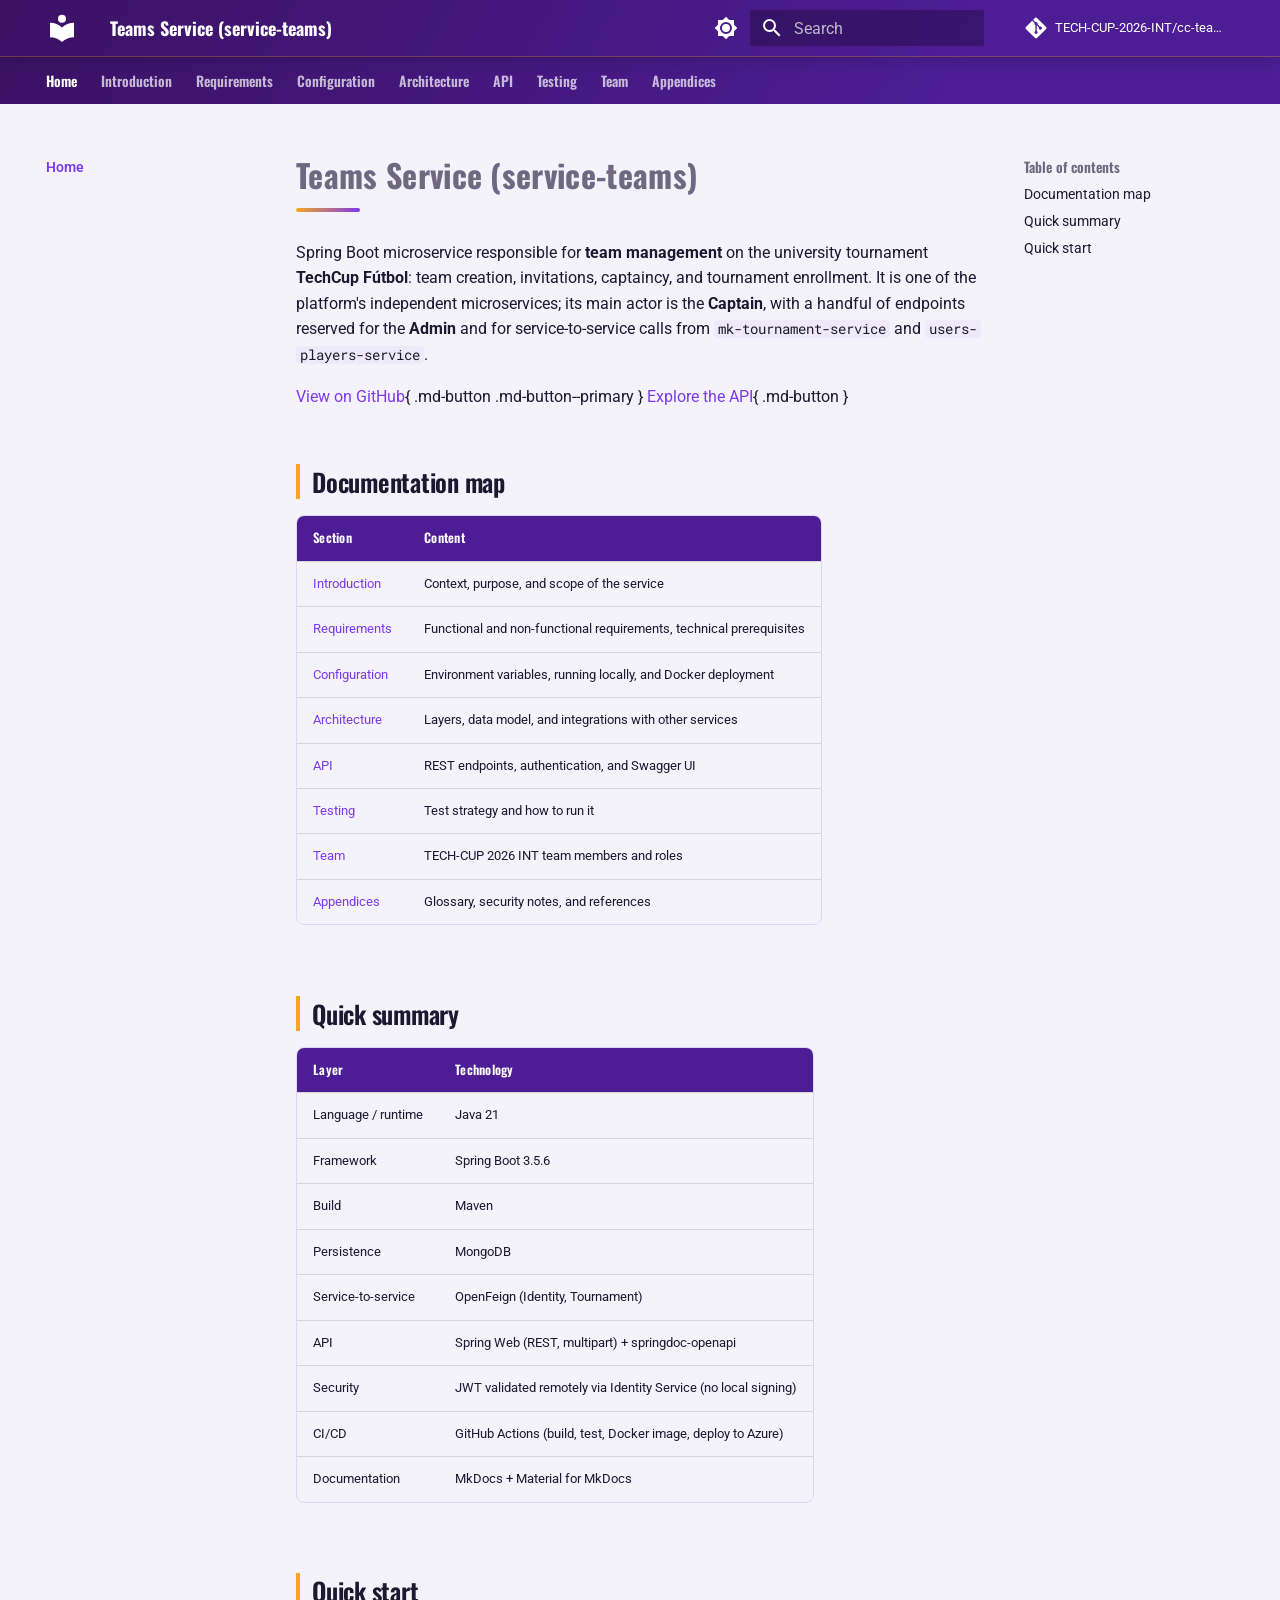
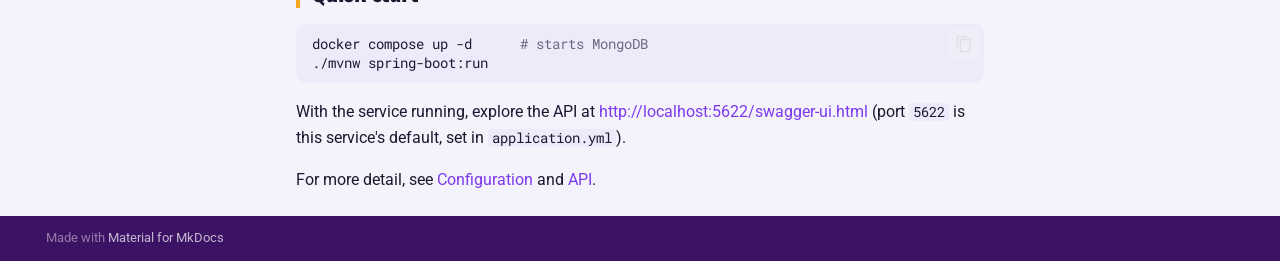
<file: index.html>
<!doctype html>
<html lang="en" class="no-js">
  <head>
    
      <meta charset="utf-8">
      <meta name="viewport" content="width=device-width,initial-scale=1">
      
        <meta name="description" content="TechCup FÃºtbol - Teams Service documentation">
      
      
      
      
      
        <link rel="next" href="introduccion/">
      
      
        
      
      
      <link rel="icon" href="assets/images/favicon.png">
      <meta name="generator" content="mkdocs-1.6.1, mkdocs-material-9.7.6">
    
    
      
        <title>Teams Service (service-teams)</title>
      
    
    
      <link rel="stylesheet" href="assets/stylesheets/main.484c7ddc.min.css">
      
        
        <link rel="stylesheet" href="assets/stylesheets/palette.ab4e12ef.min.css">
      
      


    
    
      
    
    
      
        
        
        <link rel="preconnect" href="https://fonts.gstatic.com" crossorigin>
        <link rel="stylesheet" href="https://fonts.googleapis.com/css?family=Roboto:300,300i,400,400i,700,700i%7CRoboto+Mono:400,400i,700,700i&display=fallback">
        <style>:root{--md-text-font:"Roboto";--md-code-font:"Roboto Mono"}</style>
      
    
    
      <link rel="stylesheet" href="assets/stylesheets/extra.css">
    
    <script>__md_scope=new URL(".",location),__md_hash=e=>[...e].reduce(((e,_)=>(e<<5)-e+_.charCodeAt(0)),0),__md_get=(e,_=localStorage,t=__md_scope)=>JSON.parse(_.getItem(t.pathname+"."+e)),__md_set=(e,_,t=localStorage,a=__md_scope)=>{try{t.setItem(a.pathname+"."+e,JSON.stringify(_))}catch(e){}}</script>
    
      

    
    
  </head>
  
  
    
    
      
    
    
    
    
    <body dir="ltr" data-md-color-scheme="default" data-md-color-primary="indigo" data-md-color-accent="indigo">
  
    
    <input class="md-toggle" data-md-toggle="drawer" type="checkbox" id="__drawer" autocomplete="off">
    <input class="md-toggle" data-md-toggle="search" type="checkbox" id="__search" autocomplete="off">
    <label class="md-overlay" for="__drawer"></label>
    <div data-md-component="skip">
      
        
        <a href="#teams-service-service-teams" class="md-skip">
          Skip to content
        </a>
      
    </div>
    <div data-md-component="announce">
      
    </div>
    
    
      

<header class="md-header" data-md-component="header">
  <nav class="md-header__inner md-grid" aria-label="Header">
    <a href="." title="Teams Service (service-teams)" class="md-header__button md-logo" aria-label="Teams Service (service-teams)" data-md-component="logo">
      
  
  <svg xmlns="http://www.w3.org/2000/svg" viewBox="0 0 24 24"><path d="M12 8a3 3 0 0 0 3-3 3 3 0 0 0-3-3 3 3 0 0 0-3 3 3 3 0 0 0 3 3m0 3.54C9.64 9.35 6.5 8 3 8v11c3.5 0 6.64 1.35 9 3.54 2.36-2.19 5.5-3.54 9-3.54V8c-3.5 0-6.64 1.35-9 3.54"/></svg>

    </a>
    <label class="md-header__button md-icon" for="__drawer">
      
      <svg xmlns="http://www.w3.org/2000/svg" viewBox="0 0 24 24"><path d="M3 6h18v2H3zm0 5h18v2H3zm0 5h18v2H3z"/></svg>
    </label>
    <div class="md-header__title" data-md-component="header-title">
      <div class="md-header__ellipsis">
        <div class="md-header__topic">
          <span class="md-ellipsis">
            Teams Service (service-teams)
          </span>
        </div>
        <div class="md-header__topic" data-md-component="header-topic">
          <span class="md-ellipsis">
            
              Home
            
          </span>
        </div>
      </div>
    </div>
    
      
        <form class="md-header__option" data-md-component="palette">
  
    
    
    
    <input class="md-option" data-md-color-media="(prefers-color-scheme: light)" data-md-color-scheme="default" data-md-color-primary="indigo" data-md-color-accent="indigo"  aria-label="Switch to dark mode"  type="radio" name="__palette" id="__palette_0">
    
      <label class="md-header__button md-icon" title="Switch to dark mode" for="__palette_1" hidden>
        <svg xmlns="http://www.w3.org/2000/svg" viewBox="0 0 24 24"><path d="M12 8a4 4 0 0 0-4 4 4 4 0 0 0 4 4 4 4 0 0 0 4-4 4 4 0 0 0-4-4m0 10a6 6 0 0 1-6-6 6 6 0 0 1 6-6 6 6 0 0 1 6 6 6 6 0 0 1-6 6m8-9.31V4h-4.69L12 .69 8.69 4H4v4.69L.69 12 4 15.31V20h4.69L12 23.31 15.31 20H20v-4.69L23.31 12z"/></svg>
      </label>
    
  
    
    
    
    <input class="md-option" data-md-color-media="(prefers-color-scheme: dark)" data-md-color-scheme="slate" data-md-color-primary="indigo" data-md-color-accent="indigo"  aria-label="Switch to light mode"  type="radio" name="__palette" id="__palette_1">
    
      <label class="md-header__button md-icon" title="Switch to light mode" for="__palette_0" hidden>
        <svg xmlns="http://www.w3.org/2000/svg" viewBox="0 0 24 24"><path d="M12 18c-.89 0-1.74-.2-2.5-.55C11.56 16.5 13 14.42 13 12s-1.44-4.5-3.5-5.45C10.26 6.2 11.11 6 12 6a6 6 0 0 1 6 6 6 6 0 0 1-6 6m8-9.31V4h-4.69L12 .69 8.69 4H4v4.69L.69 12 4 15.31V20h4.69L12 23.31 15.31 20H20v-4.69L23.31 12z"/></svg>
      </label>
    
  
</form>
      
    
    
      <script>var palette=__md_get("__palette");if(palette&&palette.color){if("(prefers-color-scheme)"===palette.color.media){var media=matchMedia("(prefers-color-scheme: light)"),input=document.querySelector(media.matches?"[data-md-color-media='(prefers-color-scheme: light)']":"[data-md-color-media='(prefers-color-scheme: dark)']");palette.color.media=input.getAttribute("data-md-color-media"),palette.color.scheme=input.getAttribute("data-md-color-scheme"),palette.color.primary=input.getAttribute("data-md-color-primary"),palette.color.accent=input.getAttribute("data-md-color-accent")}for(var[key,value]of Object.entries(palette.color))document.body.setAttribute("data-md-color-"+key,value)}</script>
    
    
    
      
      
        <label class="md-header__button md-icon" for="__search">
          
          <svg xmlns="http://www.w3.org/2000/svg" viewBox="0 0 24 24"><path d="M9.5 3A6.5 6.5 0 0 1 16 9.5c0 1.61-.59 3.09-1.56 4.23l.27.27h.79l5 5-1.5 1.5-5-5v-.79l-.27-.27A6.52 6.52 0 0 1 9.5 16 6.5 6.5 0 0 1 3 9.5 6.5 6.5 0 0 1 9.5 3m0 2C7 5 5 7 5 9.5S7 14 9.5 14 14 12 14 9.5 12 5 9.5 5"/></svg>
        </label>
        <div class="md-search" data-md-component="search" role="dialog">
  <label class="md-search__overlay" for="__search"></label>
  <div class="md-search__inner" role="search">
    <form class="md-search__form" name="search">
      <input type="text" class="md-search__input" name="query" aria-label="Search" placeholder="Search" autocapitalize="off" autocorrect="off" autocomplete="off" spellcheck="false" data-md-component="search-query" required>
      <label class="md-search__icon md-icon" for="__search">
        
        <svg xmlns="http://www.w3.org/2000/svg" viewBox="0 0 24 24"><path d="M9.5 3A6.5 6.5 0 0 1 16 9.5c0 1.61-.59 3.09-1.56 4.23l.27.27h.79l5 5-1.5 1.5-5-5v-.79l-.27-.27A6.52 6.52 0 0 1 9.5 16 6.5 6.5 0 0 1 3 9.5 6.5 6.5 0 0 1 9.5 3m0 2C7 5 5 7 5 9.5S7 14 9.5 14 14 12 14 9.5 12 5 9.5 5"/></svg>
        
        <svg xmlns="http://www.w3.org/2000/svg" viewBox="0 0 24 24"><path d="M20 11v2H8l5.5 5.5-1.42 1.42L4.16 12l7.92-7.92L13.5 5.5 8 11z"/></svg>
      </label>
      <nav class="md-search__options" aria-label="Search">
        
        <button type="reset" class="md-search__icon md-icon" title="Clear" aria-label="Clear" tabindex="-1">
          
          <svg xmlns="http://www.w3.org/2000/svg" viewBox="0 0 24 24"><path d="M19 6.41 17.59 5 12 10.59 6.41 5 5 6.41 10.59 12 5 17.59 6.41 19 12 13.41 17.59 19 19 17.59 13.41 12z"/></svg>
        </button>
      </nav>
      
        <div class="md-search__suggest" data-md-component="search-suggest"></div>
      
    </form>
    <div class="md-search__output">
      <div class="md-search__scrollwrap" tabindex="0" data-md-scrollfix>
        <div class="md-search-result" data-md-component="search-result">
          <div class="md-search-result__meta">
            Initializing search
          </div>
          <ol class="md-search-result__list" role="presentation"></ol>
        </div>
      </div>
    </div>
  </div>
</div>
      
    
    
      <div class="md-header__source">
        <a href="https://github.com/TECH-CUP-2026-INT/cc-teams-service" title="Go to repository" class="md-source" data-md-component="source">
  <div class="md-source__icon md-icon">
    
    <svg xmlns="http://www.w3.org/2000/svg" viewBox="0 0 448 512"><!--! Font Awesome Free 7.1.0 by @fontawesome - https://fontawesome.com License - https://fontawesome.com/license/free (Icons: CC BY 4.0, Fonts: SIL OFL 1.1, Code: MIT License) Copyright 2025 Fonticons, Inc.--><path d="M439.6 236.1 244 40.5c-5.4-5.5-12.8-8.5-20.4-8.5s-15 3-20.4 8.4L162.5 81l51.5 51.5c27.1-9.1 52.7 16.8 43.4 43.7l49.7 49.7c34.2-11.8 61.2 31 35.5 56.7-26.5 26.5-70.2-2.9-56-37.3L240.3 199v121.9c25.3 12.5 22.3 41.8 9.1 55-6.4 6.4-15.2 10.1-24.3 10.1s-17.8-3.6-24.3-10.1c-17.6-17.6-11.1-46.9 11.2-56v-123c-20.8-8.5-24.6-30.7-18.6-45L142.6 101 8.5 235.1C3 240.6 0 247.9 0 255.5s3 15 8.5 20.4l195.6 195.7c5.4 5.4 12.7 8.4 20.4 8.4s15-3 20.4-8.4l194.7-194.7c5.4-5.4 8.4-12.8 8.4-20.4s-3-15-8.4-20.4"/></svg>
  </div>
  <div class="md-source__repository">
    TECH-CUP-2026-INT/cc-teams-service
  </div>
</a>
      </div>
    
  </nav>
  
</header>
    
    <div class="md-container" data-md-component="container">
      
      
        
          
            
<nav class="md-tabs" aria-label="Tabs" data-md-component="tabs">
  <div class="md-grid">
    <ul class="md-tabs__list">
      
        
  
  
  
    
  
  
    <li class="md-tabs__item md-tabs__item--active">
      <a href="." class="md-tabs__link">
        
  
  
    
  
  Home

      </a>
    </li>
  

      
        
  
  
  
  
    <li class="md-tabs__item">
      <a href="introduccion/" class="md-tabs__link">
        
  
  
    
  
  Introduction

      </a>
    </li>
  

      
        
  
  
  
  
    <li class="md-tabs__item">
      <a href="requerimientos/" class="md-tabs__link">
        
  
  
    
  
  Requirements

      </a>
    </li>
  

      
        
  
  
  
  
    <li class="md-tabs__item">
      <a href="configuracion/" class="md-tabs__link">
        
  
  
    
  
  Configuration

      </a>
    </li>
  

      
        
  
  
  
  
    <li class="md-tabs__item">
      <a href="arquitectura/" class="md-tabs__link">
        
  
  
    
  
  Architecture

      </a>
    </li>
  

      
        
  
  
  
  
    <li class="md-tabs__item">
      <a href="api/" class="md-tabs__link">
        
  
  
    
  
  API

      </a>
    </li>
  

      
        
  
  
  
  
    <li class="md-tabs__item">
      <a href="pruebas/" class="md-tabs__link">
        
  
  
    
  
  Testing

      </a>
    </li>
  

      
        
  
  
  
  
    <li class="md-tabs__item">
      <a href="equipo/" class="md-tabs__link">
        
  
  
    
  
  Team

      </a>
    </li>
  

      
        
  
  
  
  
    <li class="md-tabs__item">
      <a href="anexos/" class="md-tabs__link">
        
  
  
    
  
  Appendices

      </a>
    </li>
  

      
    </ul>
  </div>
</nav>
          
        
      
      <main class="md-main" data-md-component="main">
        <div class="md-main__inner md-grid">
          
            
              
              <div class="md-sidebar md-sidebar--primary" data-md-component="sidebar" data-md-type="navigation" >
                <div class="md-sidebar__scrollwrap">
                  <div class="md-sidebar__inner">
                    


  


<nav class="md-nav md-nav--primary md-nav--lifted" aria-label="Navigation" data-md-level="0">
  <label class="md-nav__title" for="__drawer">
    <a href="." title="Teams Service (service-teams)" class="md-nav__button md-logo" aria-label="Teams Service (service-teams)" data-md-component="logo">
      
  
  <svg xmlns="http://www.w3.org/2000/svg" viewBox="0 0 24 24"><path d="M12 8a3 3 0 0 0 3-3 3 3 0 0 0-3-3 3 3 0 0 0-3 3 3 3 0 0 0 3 3m0 3.54C9.64 9.35 6.5 8 3 8v11c3.5 0 6.64 1.35 9 3.54 2.36-2.19 5.5-3.54 9-3.54V8c-3.5 0-6.64 1.35-9 3.54"/></svg>

    </a>
    Teams Service (service-teams)
  </label>
  
    <div class="md-nav__source">
      <a href="https://github.com/TECH-CUP-2026-INT/cc-teams-service" title="Go to repository" class="md-source" data-md-component="source">
  <div class="md-source__icon md-icon">
    
    <svg xmlns="http://www.w3.org/2000/svg" viewBox="0 0 448 512"><!--! Font Awesome Free 7.1.0 by @fontawesome - https://fontawesome.com License - https://fontawesome.com/license/free (Icons: CC BY 4.0, Fonts: SIL OFL 1.1, Code: MIT License) Copyright 2025 Fonticons, Inc.--><path d="M439.6 236.1 244 40.5c-5.4-5.5-12.8-8.5-20.4-8.5s-15 3-20.4 8.4L162.5 81l51.5 51.5c27.1-9.1 52.7 16.8 43.4 43.7l49.7 49.7c34.2-11.8 61.2 31 35.5 56.7-26.5 26.5-70.2-2.9-56-37.3L240.3 199v121.9c25.3 12.5 22.3 41.8 9.1 55-6.4 6.4-15.2 10.1-24.3 10.1s-17.8-3.6-24.3-10.1c-17.6-17.6-11.1-46.9 11.2-56v-123c-20.8-8.5-24.6-30.7-18.6-45L142.6 101 8.5 235.1C3 240.6 0 247.9 0 255.5s3 15 8.5 20.4l195.6 195.7c5.4 5.4 12.7 8.4 20.4 8.4s15-3 20.4-8.4l194.7-194.7c5.4-5.4 8.4-12.8 8.4-20.4s-3-15-8.4-20.4"/></svg>
  </div>
  <div class="md-source__repository">
    TECH-CUP-2026-INT/cc-teams-service
  </div>
</a>
    </div>
  
  <ul class="md-nav__list" data-md-scrollfix>
    
      
      
  
  
    
  
  
  
    <li class="md-nav__item md-nav__item--active">
      
      <input class="md-nav__toggle md-toggle" type="checkbox" id="__toc">
      
      
        
      
      
        <label class="md-nav__link md-nav__link--active" for="__toc">
          
  
  
  <span class="md-ellipsis">
    
  
    Home
  

    
  </span>
  
  

          <span class="md-nav__icon md-icon"></span>
        </label>
      
      <a href="." class="md-nav__link md-nav__link--active">
        
  
  
  <span class="md-ellipsis">
    
  
    Home
  

    
  </span>
  
  

      </a>
      
        

<nav class="md-nav md-nav--secondary" aria-label="Table of contents">
  
  
  
    
  
  
    <label class="md-nav__title" for="__toc">
      <span class="md-nav__icon md-icon"></span>
      Table of contents
    </label>
    <ul class="md-nav__list" data-md-component="toc" data-md-scrollfix>
      
        <li class="md-nav__item">
  <a href="#documentation-map" class="md-nav__link">
    <span class="md-ellipsis">
      
        Documentation map
      
    </span>
  </a>
  
</li>
      
        <li class="md-nav__item">
  <a href="#quick-summary" class="md-nav__link">
    <span class="md-ellipsis">
      
        Quick summary
      
    </span>
  </a>
  
</li>
      
        <li class="md-nav__item">
  <a href="#quick-start" class="md-nav__link">
    <span class="md-ellipsis">
      
        Quick start
      
    </span>
  </a>
  
</li>
      
    </ul>
  
</nav>
      
    </li>
  

    
      
      
  
  
  
  
    <li class="md-nav__item">
      <a href="introduccion/" class="md-nav__link">
        
  
  
  <span class="md-ellipsis">
    
  
    Introduction
  

    
  </span>
  
  

      </a>
    </li>
  

    
      
      
  
  
  
  
    <li class="md-nav__item">
      <a href="requerimientos/" class="md-nav__link">
        
  
  
  <span class="md-ellipsis">
    
  
    Requirements
  

    
  </span>
  
  

      </a>
    </li>
  

    
      
      
  
  
  
  
    <li class="md-nav__item">
      <a href="configuracion/" class="md-nav__link">
        
  
  
  <span class="md-ellipsis">
    
  
    Configuration
  

    
  </span>
  
  

      </a>
    </li>
  

    
      
      
  
  
  
  
    <li class="md-nav__item">
      <a href="arquitectura/" class="md-nav__link">
        
  
  
  <span class="md-ellipsis">
    
  
    Architecture
  

    
  </span>
  
  

      </a>
    </li>
  

    
      
      
  
  
  
  
    <li class="md-nav__item">
      <a href="api/" class="md-nav__link">
        
  
  
  <span class="md-ellipsis">
    
  
    API
  

    
  </span>
  
  

      </a>
    </li>
  

    
      
      
  
  
  
  
    <li class="md-nav__item">
      <a href="pruebas/" class="md-nav__link">
        
  
  
  <span class="md-ellipsis">
    
  
    Testing
  

    
  </span>
  
  

      </a>
    </li>
  

    
      
      
  
  
  
  
    <li class="md-nav__item">
      <a href="equipo/" class="md-nav__link">
        
  
  
  <span class="md-ellipsis">
    
  
    Team
  

    
  </span>
  
  

      </a>
    </li>
  

    
      
      
  
  
  
  
    <li class="md-nav__item">
      <a href="anexos/" class="md-nav__link">
        
  
  
  <span class="md-ellipsis">
    
  
    Appendices
  

    
  </span>
  
  

      </a>
    </li>
  

    
  </ul>
</nav>
                  </div>
                </div>
              </div>
            
            
              
              <div class="md-sidebar md-sidebar--secondary" data-md-component="sidebar" data-md-type="toc" >
                <div class="md-sidebar__scrollwrap">
                  <div class="md-sidebar__inner">
                    

<nav class="md-nav md-nav--secondary" aria-label="Table of contents">
  
  
  
    
  
  
    <label class="md-nav__title" for="__toc">
      <span class="md-nav__icon md-icon"></span>
      Table of contents
    </label>
    <ul class="md-nav__list" data-md-component="toc" data-md-scrollfix>
      
        <li class="md-nav__item">
  <a href="#documentation-map" class="md-nav__link">
    <span class="md-ellipsis">
      
        Documentation map
      
    </span>
  </a>
  
</li>
      
        <li class="md-nav__item">
  <a href="#quick-summary" class="md-nav__link">
    <span class="md-ellipsis">
      
        Quick summary
      
    </span>
  </a>
  
</li>
      
        <li class="md-nav__item">
  <a href="#quick-start" class="md-nav__link">
    <span class="md-ellipsis">
      
        Quick start
      
    </span>
  </a>
  
</li>
      
    </ul>
  
</nav>
                  </div>
                </div>
              </div>
            
          
          
            <div class="md-content" data-md-component="content">
              
              <article class="md-content__inner md-typeset">
                
                  


  
  


<h1 id="teams-service-service-teams">Teams Service (service-teams)<a class="headerlink" href="#teams-service-service-teams" title="Permanent link">&para;</a></h1>
<p>Spring Boot microservice responsible for <strong>team management</strong> on the
university tournament <strong>TechCup Fútbol</strong>: team creation, invitations,
captaincy, and tournament enrollment. It is one of the platform's
independent microservices; its main actor is the <strong>Captain</strong>, with a
handful of endpoints reserved for the <strong>Admin</strong> and for service-to-service
calls from <code>mk-tournament-service</code> and <code>users-players-service</code>.</p>
<p><a href="https://github.com/TECH-CUP-2026-INT/cc-teams-service">View on GitHub</a>{ .md-button .md-button--primary }
<a href="api/">Explore the API</a>{ .md-button }</p>
<h2 id="documentation-map">Documentation map<a class="headerlink" href="#documentation-map" title="Permanent link">&para;</a></h2>
<table>
<thead>
<tr>
<th>Section</th>
<th>Content</th>
</tr>
</thead>
<tbody>
<tr>
<td><a href="introduccion/">Introduction</a></td>
<td>Context, purpose, and scope of the service</td>
</tr>
<tr>
<td><a href="requerimientos/">Requirements</a></td>
<td>Functional and non-functional requirements, technical prerequisites</td>
</tr>
<tr>
<td><a href="configuracion/">Configuration</a></td>
<td>Environment variables, running locally, and Docker deployment</td>
</tr>
<tr>
<td><a href="arquitectura/">Architecture</a></td>
<td>Layers, data model, and integrations with other services</td>
</tr>
<tr>
<td><a href="api/">API</a></td>
<td>REST endpoints, authentication, and Swagger UI</td>
</tr>
<tr>
<td><a href="pruebas/">Testing</a></td>
<td>Test strategy and how to run it</td>
</tr>
<tr>
<td><a href="equipo/">Team</a></td>
<td>TECH-CUP 2026 INT team members and roles</td>
</tr>
<tr>
<td><a href="anexos/">Appendices</a></td>
<td>Glossary, security notes, and references</td>
</tr>
</tbody>
</table>
<h2 id="quick-summary">Quick summary<a class="headerlink" href="#quick-summary" title="Permanent link">&para;</a></h2>
<table>
<thead>
<tr>
<th>Layer</th>
<th>Technology</th>
</tr>
</thead>
<tbody>
<tr>
<td>Language / runtime</td>
<td>Java 21</td>
</tr>
<tr>
<td>Framework</td>
<td>Spring Boot 3.5.6</td>
</tr>
<tr>
<td>Build</td>
<td>Maven</td>
</tr>
<tr>
<td>Persistence</td>
<td>MongoDB</td>
</tr>
<tr>
<td>Service-to-service</td>
<td>OpenFeign (Identity, Tournament)</td>
</tr>
<tr>
<td>API</td>
<td>Spring Web (REST, multipart) + springdoc-openapi</td>
</tr>
<tr>
<td>Security</td>
<td>JWT validated remotely via Identity Service (no local signing)</td>
</tr>
<tr>
<td>CI/CD</td>
<td>GitHub Actions (build, test, Docker image, deploy to Azure)</td>
</tr>
<tr>
<td>Documentation</td>
<td>MkDocs + Material for MkDocs</td>
</tr>
</tbody>
</table>
<h2 id="quick-start">Quick start<a class="headerlink" href="#quick-start" title="Permanent link">&para;</a></h2>
<div class="highlight"><pre><span></span><code>docker<span class="w"> </span>compose<span class="w"> </span>up<span class="w"> </span>-d<span class="w">      </span><span class="c1"># starts MongoDB</span>
./mvnw<span class="w"> </span>spring-boot:run
</code></pre></div>
<p>With the service running, explore the API at
<a href="http://localhost:5622/swagger-ui.html">http://localhost:5622/swagger-ui.html</a>
(port <code>5622</code> is this service's default, set in <code>application.yml</code>).</p>
<p>For more detail, see <a href="configuracion/">Configuration</a> and <a href="api/">API</a>.</p>












                
              </article>
            </div>
          
          
<script>var target=document.getElementById(location.hash.slice(1));target&&target.name&&(target.checked=target.name.startsWith("__tabbed_"))</script>
        </div>
        
          <button type="button" class="md-top md-icon" data-md-component="top" hidden>
  
  <svg xmlns="http://www.w3.org/2000/svg" viewBox="0 0 24 24"><path d="M13 20h-2V8l-5.5 5.5-1.42-1.42L12 4.16l7.92 7.92-1.42 1.42L13 8z"/></svg>
  Back to top
</button>
        
      </main>
      
        <footer class="md-footer">
  
  <div class="md-footer-meta md-typeset">
    <div class="md-footer-meta__inner md-grid">
      <div class="md-copyright">
  
  
    Made with
    <a href="https://squidfunk.github.io/mkdocs-material/" target="_blank" rel="noopener">
      Material for MkDocs
    </a>
  
</div>
      
    </div>
  </div>
</footer>
      
    </div>
    <div class="md-dialog" data-md-component="dialog">
      <div class="md-dialog__inner md-typeset"></div>
    </div>
    
    
    
      
      
      <script id="__config" type="application/json">{"annotate": null, "base": ".", "features": ["navigation.tabs", "navigation.top", "content.code.copy", "search.suggest"], "search": "assets/javascripts/workers/search.2c215733.min.js", "tags": null, "translations": {"clipboard.copied": "Copied to clipboard", "clipboard.copy": "Copy to clipboard", "search.result.more.one": "1 more on this page", "search.result.more.other": "# more on this page", "search.result.none": "No matching documents", "search.result.one": "1 matching document", "search.result.other": "# matching documents", "search.result.placeholder": "Type to start searching", "search.result.term.missing": "Missing", "select.version": "Select version"}, "version": null}</script>
    
    
      <script src="assets/javascripts/bundle.79ae519e.min.js"></script>
      
    
  </body>
</html>
</file>
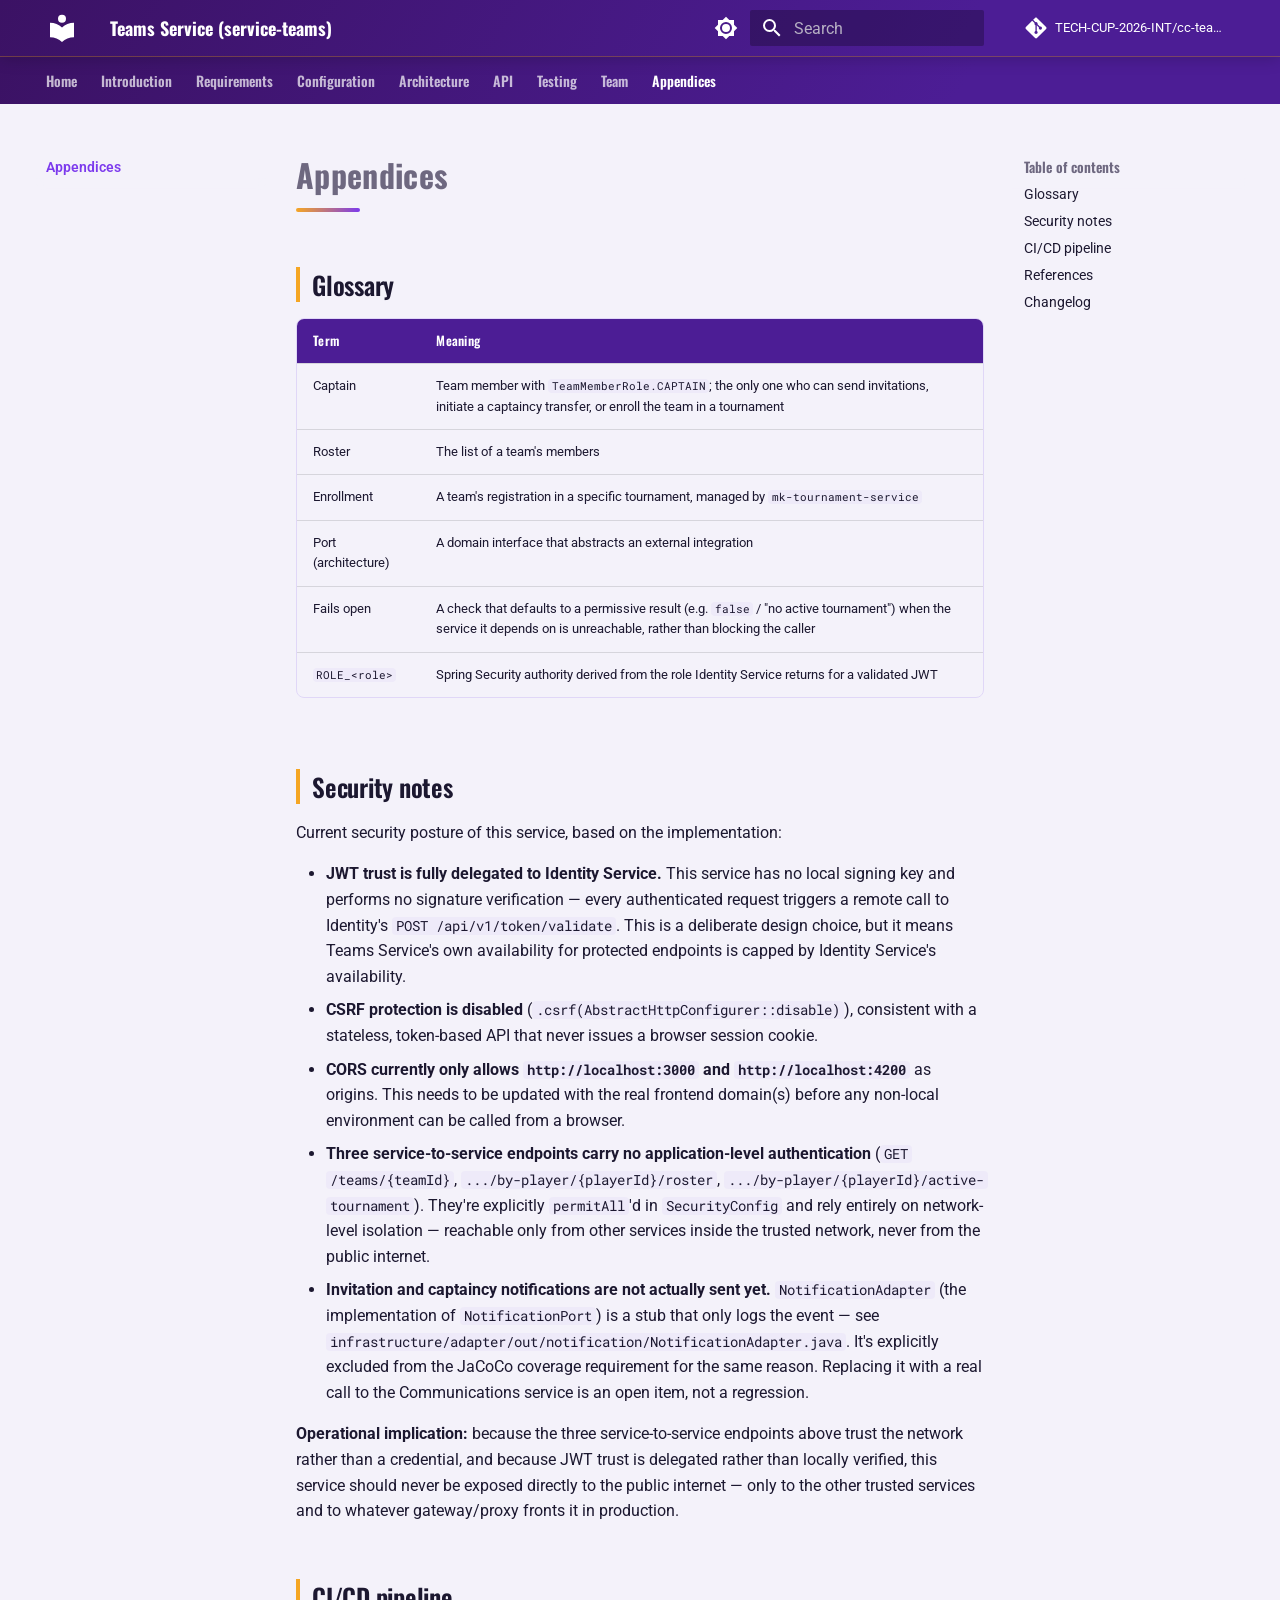
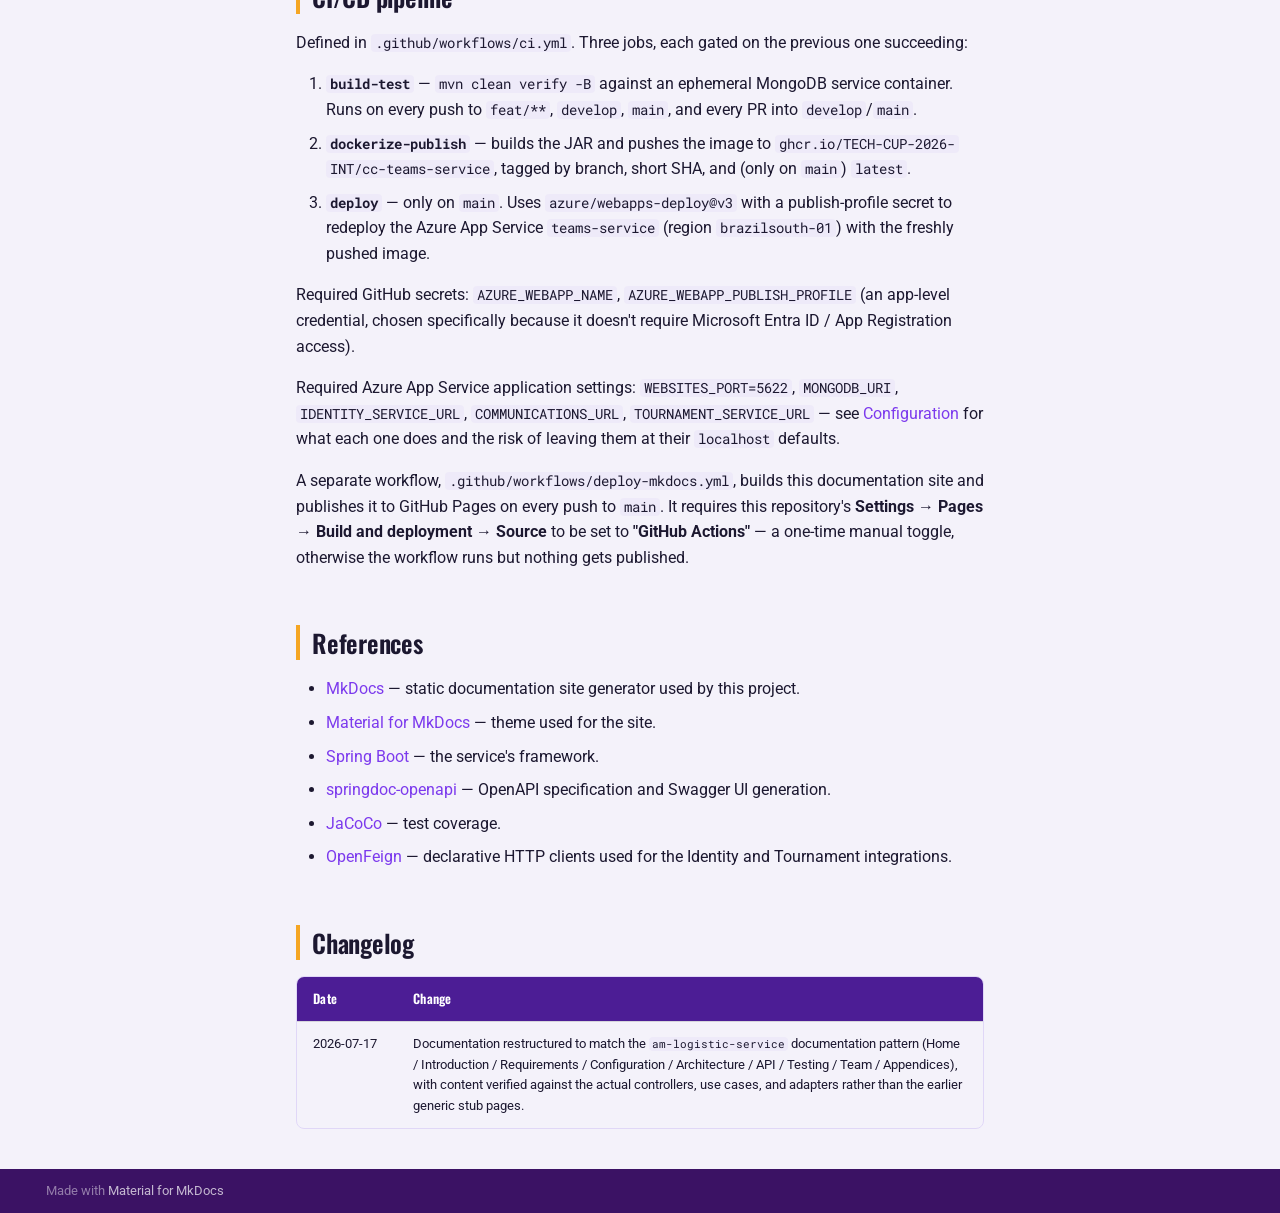
<file: anexos/index.html>
<!doctype html>
<html lang="en" class="no-js">
  <head>
    
      <meta charset="utf-8">
      <meta name="viewport" content="width=device-width,initial-scale=1">
      
        <meta name="description" content="TechCup FÃºtbol - Teams Service documentation">
      
      
      
      
        <link rel="prev" href="../equipo/">
      
      
      
        
      
      
      <link rel="icon" href="../assets/images/favicon.png">
      <meta name="generator" content="mkdocs-1.6.1, mkdocs-material-9.7.6">
    
    
      
        <title>Appendices - Teams Service (service-teams)</title>
      
    
    
      <link rel="stylesheet" href="../assets/stylesheets/main.484c7ddc.min.css">
      
        
        <link rel="stylesheet" href="../assets/stylesheets/palette.ab4e12ef.min.css">
      
      


    
    
      
    
    
      
        
        
        <link rel="preconnect" href="https://fonts.gstatic.com" crossorigin>
        <link rel="stylesheet" href="https://fonts.googleapis.com/css?family=Roboto:300,300i,400,400i,700,700i%7CRoboto+Mono:400,400i,700,700i&display=fallback">
        <style>:root{--md-text-font:"Roboto";--md-code-font:"Roboto Mono"}</style>
      
    
    
      <link rel="stylesheet" href="../assets/stylesheets/extra.css">
    
    <script>__md_scope=new URL("..",location),__md_hash=e=>[...e].reduce(((e,_)=>(e<<5)-e+_.charCodeAt(0)),0),__md_get=(e,_=localStorage,t=__md_scope)=>JSON.parse(_.getItem(t.pathname+"."+e)),__md_set=(e,_,t=localStorage,a=__md_scope)=>{try{t.setItem(a.pathname+"."+e,JSON.stringify(_))}catch(e){}}</script>
    
      

    
    
  </head>
  
  
    
    
      
    
    
    
    
    <body dir="ltr" data-md-color-scheme="default" data-md-color-primary="indigo" data-md-color-accent="indigo">
  
    
    <input class="md-toggle" data-md-toggle="drawer" type="checkbox" id="__drawer" autocomplete="off">
    <input class="md-toggle" data-md-toggle="search" type="checkbox" id="__search" autocomplete="off">
    <label class="md-overlay" for="__drawer"></label>
    <div data-md-component="skip">
      
        
        <a href="#appendices" class="md-skip">
          Skip to content
        </a>
      
    </div>
    <div data-md-component="announce">
      
    </div>
    
    
      

<header class="md-header" data-md-component="header">
  <nav class="md-header__inner md-grid" aria-label="Header">
    <a href=".." title="Teams Service (service-teams)" class="md-header__button md-logo" aria-label="Teams Service (service-teams)" data-md-component="logo">
      
  
  <svg xmlns="http://www.w3.org/2000/svg" viewBox="0 0 24 24"><path d="M12 8a3 3 0 0 0 3-3 3 3 0 0 0-3-3 3 3 0 0 0-3 3 3 3 0 0 0 3 3m0 3.54C9.64 9.35 6.5 8 3 8v11c3.5 0 6.64 1.35 9 3.54 2.36-2.19 5.5-3.54 9-3.54V8c-3.5 0-6.64 1.35-9 3.54"/></svg>

    </a>
    <label class="md-header__button md-icon" for="__drawer">
      
      <svg xmlns="http://www.w3.org/2000/svg" viewBox="0 0 24 24"><path d="M3 6h18v2H3zm0 5h18v2H3zm0 5h18v2H3z"/></svg>
    </label>
    <div class="md-header__title" data-md-component="header-title">
      <div class="md-header__ellipsis">
        <div class="md-header__topic">
          <span class="md-ellipsis">
            Teams Service (service-teams)
          </span>
        </div>
        <div class="md-header__topic" data-md-component="header-topic">
          <span class="md-ellipsis">
            
              Appendices
            
          </span>
        </div>
      </div>
    </div>
    
      
        <form class="md-header__option" data-md-component="palette">
  
    
    
    
    <input class="md-option" data-md-color-media="(prefers-color-scheme: light)" data-md-color-scheme="default" data-md-color-primary="indigo" data-md-color-accent="indigo"  aria-label="Switch to dark mode"  type="radio" name="__palette" id="__palette_0">
    
      <label class="md-header__button md-icon" title="Switch to dark mode" for="__palette_1" hidden>
        <svg xmlns="http://www.w3.org/2000/svg" viewBox="0 0 24 24"><path d="M12 8a4 4 0 0 0-4 4 4 4 0 0 0 4 4 4 4 0 0 0 4-4 4 4 0 0 0-4-4m0 10a6 6 0 0 1-6-6 6 6 0 0 1 6-6 6 6 0 0 1 6 6 6 6 0 0 1-6 6m8-9.31V4h-4.69L12 .69 8.69 4H4v4.69L.69 12 4 15.31V20h4.69L12 23.31 15.31 20H20v-4.69L23.31 12z"/></svg>
      </label>
    
  
    
    
    
    <input class="md-option" data-md-color-media="(prefers-color-scheme: dark)" data-md-color-scheme="slate" data-md-color-primary="indigo" data-md-color-accent="indigo"  aria-label="Switch to light mode"  type="radio" name="__palette" id="__palette_1">
    
      <label class="md-header__button md-icon" title="Switch to light mode" for="__palette_0" hidden>
        <svg xmlns="http://www.w3.org/2000/svg" viewBox="0 0 24 24"><path d="M12 18c-.89 0-1.74-.2-2.5-.55C11.56 16.5 13 14.42 13 12s-1.44-4.5-3.5-5.45C10.26 6.2 11.11 6 12 6a6 6 0 0 1 6 6 6 6 0 0 1-6 6m8-9.31V4h-4.69L12 .69 8.69 4H4v4.69L.69 12 4 15.31V20h4.69L12 23.31 15.31 20H20v-4.69L23.31 12z"/></svg>
      </label>
    
  
</form>
      
    
    
      <script>var palette=__md_get("__palette");if(palette&&palette.color){if("(prefers-color-scheme)"===palette.color.media){var media=matchMedia("(prefers-color-scheme: light)"),input=document.querySelector(media.matches?"[data-md-color-media='(prefers-color-scheme: light)']":"[data-md-color-media='(prefers-color-scheme: dark)']");palette.color.media=input.getAttribute("data-md-color-media"),palette.color.scheme=input.getAttribute("data-md-color-scheme"),palette.color.primary=input.getAttribute("data-md-color-primary"),palette.color.accent=input.getAttribute("data-md-color-accent")}for(var[key,value]of Object.entries(palette.color))document.body.setAttribute("data-md-color-"+key,value)}</script>
    
    
    
      
      
        <label class="md-header__button md-icon" for="__search">
          
          <svg xmlns="http://www.w3.org/2000/svg" viewBox="0 0 24 24"><path d="M9.5 3A6.5 6.5 0 0 1 16 9.5c0 1.61-.59 3.09-1.56 4.23l.27.27h.79l5 5-1.5 1.5-5-5v-.79l-.27-.27A6.52 6.52 0 0 1 9.5 16 6.5 6.5 0 0 1 3 9.5 6.5 6.5 0 0 1 9.5 3m0 2C7 5 5 7 5 9.5S7 14 9.5 14 14 12 14 9.5 12 5 9.5 5"/></svg>
        </label>
        <div class="md-search" data-md-component="search" role="dialog">
  <label class="md-search__overlay" for="__search"></label>
  <div class="md-search__inner" role="search">
    <form class="md-search__form" name="search">
      <input type="text" class="md-search__input" name="query" aria-label="Search" placeholder="Search" autocapitalize="off" autocorrect="off" autocomplete="off" spellcheck="false" data-md-component="search-query" required>
      <label class="md-search__icon md-icon" for="__search">
        
        <svg xmlns="http://www.w3.org/2000/svg" viewBox="0 0 24 24"><path d="M9.5 3A6.5 6.5 0 0 1 16 9.5c0 1.61-.59 3.09-1.56 4.23l.27.27h.79l5 5-1.5 1.5-5-5v-.79l-.27-.27A6.52 6.52 0 0 1 9.5 16 6.5 6.5 0 0 1 3 9.5 6.5 6.5 0 0 1 9.5 3m0 2C7 5 5 7 5 9.5S7 14 9.5 14 14 12 14 9.5 12 5 9.5 5"/></svg>
        
        <svg xmlns="http://www.w3.org/2000/svg" viewBox="0 0 24 24"><path d="M20 11v2H8l5.5 5.5-1.42 1.42L4.16 12l7.92-7.92L13.5 5.5 8 11z"/></svg>
      </label>
      <nav class="md-search__options" aria-label="Search">
        
        <button type="reset" class="md-search__icon md-icon" title="Clear" aria-label="Clear" tabindex="-1">
          
          <svg xmlns="http://www.w3.org/2000/svg" viewBox="0 0 24 24"><path d="M19 6.41 17.59 5 12 10.59 6.41 5 5 6.41 10.59 12 5 17.59 6.41 19 12 13.41 17.59 19 19 17.59 13.41 12z"/></svg>
        </button>
      </nav>
      
        <div class="md-search__suggest" data-md-component="search-suggest"></div>
      
    </form>
    <div class="md-search__output">
      <div class="md-search__scrollwrap" tabindex="0" data-md-scrollfix>
        <div class="md-search-result" data-md-component="search-result">
          <div class="md-search-result__meta">
            Initializing search
          </div>
          <ol class="md-search-result__list" role="presentation"></ol>
        </div>
      </div>
    </div>
  </div>
</div>
      
    
    
      <div class="md-header__source">
        <a href="https://github.com/TECH-CUP-2026-INT/cc-teams-service" title="Go to repository" class="md-source" data-md-component="source">
  <div class="md-source__icon md-icon">
    
    <svg xmlns="http://www.w3.org/2000/svg" viewBox="0 0 448 512"><!--! Font Awesome Free 7.1.0 by @fontawesome - https://fontawesome.com License - https://fontawesome.com/license/free (Icons: CC BY 4.0, Fonts: SIL OFL 1.1, Code: MIT License) Copyright 2025 Fonticons, Inc.--><path d="M439.6 236.1 244 40.5c-5.4-5.5-12.8-8.5-20.4-8.5s-15 3-20.4 8.4L162.5 81l51.5 51.5c27.1-9.1 52.7 16.8 43.4 43.7l49.7 49.7c34.2-11.8 61.2 31 35.5 56.7-26.5 26.5-70.2-2.9-56-37.3L240.3 199v121.9c25.3 12.5 22.3 41.8 9.1 55-6.4 6.4-15.2 10.1-24.3 10.1s-17.8-3.6-24.3-10.1c-17.6-17.6-11.1-46.9 11.2-56v-123c-20.8-8.5-24.6-30.7-18.6-45L142.6 101 8.5 235.1C3 240.6 0 247.9 0 255.5s3 15 8.5 20.4l195.6 195.7c5.4 5.4 12.7 8.4 20.4 8.4s15-3 20.4-8.4l194.7-194.7c5.4-5.4 8.4-12.8 8.4-20.4s-3-15-8.4-20.4"/></svg>
  </div>
  <div class="md-source__repository">
    TECH-CUP-2026-INT/cc-teams-service
  </div>
</a>
      </div>
    
  </nav>
  
</header>
    
    <div class="md-container" data-md-component="container">
      
      
        
          
            
<nav class="md-tabs" aria-label="Tabs" data-md-component="tabs">
  <div class="md-grid">
    <ul class="md-tabs__list">
      
        
  
  
  
  
    <li class="md-tabs__item">
      <a href=".." class="md-tabs__link">
        
  
  
    
  
  Home

      </a>
    </li>
  

      
        
  
  
  
  
    <li class="md-tabs__item">
      <a href="../introduccion/" class="md-tabs__link">
        
  
  
    
  
  Introduction

      </a>
    </li>
  

      
        
  
  
  
  
    <li class="md-tabs__item">
      <a href="../requerimientos/" class="md-tabs__link">
        
  
  
    
  
  Requirements

      </a>
    </li>
  

      
        
  
  
  
  
    <li class="md-tabs__item">
      <a href="../configuracion/" class="md-tabs__link">
        
  
  
    
  
  Configuration

      </a>
    </li>
  

      
        
  
  
  
  
    <li class="md-tabs__item">
      <a href="../arquitectura/" class="md-tabs__link">
        
  
  
    
  
  Architecture

      </a>
    </li>
  

      
        
  
  
  
  
    <li class="md-tabs__item">
      <a href="../api/" class="md-tabs__link">
        
  
  
    
  
  API

      </a>
    </li>
  

      
        
  
  
  
  
    <li class="md-tabs__item">
      <a href="../pruebas/" class="md-tabs__link">
        
  
  
    
  
  Testing

      </a>
    </li>
  

      
        
  
  
  
  
    <li class="md-tabs__item">
      <a href="../equipo/" class="md-tabs__link">
        
  
  
    
  
  Team

      </a>
    </li>
  

      
        
  
  
  
    
  
  
    <li class="md-tabs__item md-tabs__item--active">
      <a href="./" class="md-tabs__link">
        
  
  
    
  
  Appendices

      </a>
    </li>
  

      
    </ul>
  </div>
</nav>
          
        
      
      <main class="md-main" data-md-component="main">
        <div class="md-main__inner md-grid">
          
            
              
              <div class="md-sidebar md-sidebar--primary" data-md-component="sidebar" data-md-type="navigation" >
                <div class="md-sidebar__scrollwrap">
                  <div class="md-sidebar__inner">
                    


  


<nav class="md-nav md-nav--primary md-nav--lifted" aria-label="Navigation" data-md-level="0">
  <label class="md-nav__title" for="__drawer">
    <a href=".." title="Teams Service (service-teams)" class="md-nav__button md-logo" aria-label="Teams Service (service-teams)" data-md-component="logo">
      
  
  <svg xmlns="http://www.w3.org/2000/svg" viewBox="0 0 24 24"><path d="M12 8a3 3 0 0 0 3-3 3 3 0 0 0-3-3 3 3 0 0 0-3 3 3 3 0 0 0 3 3m0 3.54C9.64 9.35 6.5 8 3 8v11c3.5 0 6.64 1.35 9 3.54 2.36-2.19 5.5-3.54 9-3.54V8c-3.5 0-6.64 1.35-9 3.54"/></svg>

    </a>
    Teams Service (service-teams)
  </label>
  
    <div class="md-nav__source">
      <a href="https://github.com/TECH-CUP-2026-INT/cc-teams-service" title="Go to repository" class="md-source" data-md-component="source">
  <div class="md-source__icon md-icon">
    
    <svg xmlns="http://www.w3.org/2000/svg" viewBox="0 0 448 512"><!--! Font Awesome Free 7.1.0 by @fontawesome - https://fontawesome.com License - https://fontawesome.com/license/free (Icons: CC BY 4.0, Fonts: SIL OFL 1.1, Code: MIT License) Copyright 2025 Fonticons, Inc.--><path d="M439.6 236.1 244 40.5c-5.4-5.5-12.8-8.5-20.4-8.5s-15 3-20.4 8.4L162.5 81l51.5 51.5c27.1-9.1 52.7 16.8 43.4 43.7l49.7 49.7c34.2-11.8 61.2 31 35.5 56.7-26.5 26.5-70.2-2.9-56-37.3L240.3 199v121.9c25.3 12.5 22.3 41.8 9.1 55-6.4 6.4-15.2 10.1-24.3 10.1s-17.8-3.6-24.3-10.1c-17.6-17.6-11.1-46.9 11.2-56v-123c-20.8-8.5-24.6-30.7-18.6-45L142.6 101 8.5 235.1C3 240.6 0 247.9 0 255.5s3 15 8.5 20.4l195.6 195.7c5.4 5.4 12.7 8.4 20.4 8.4s15-3 20.4-8.4l194.7-194.7c5.4-5.4 8.4-12.8 8.4-20.4s-3-15-8.4-20.4"/></svg>
  </div>
  <div class="md-source__repository">
    TECH-CUP-2026-INT/cc-teams-service
  </div>
</a>
    </div>
  
  <ul class="md-nav__list" data-md-scrollfix>
    
      
      
  
  
  
  
    <li class="md-nav__item">
      <a href=".." class="md-nav__link">
        
  
  
  <span class="md-ellipsis">
    
  
    Home
  

    
  </span>
  
  

      </a>
    </li>
  

    
      
      
  
  
  
  
    <li class="md-nav__item">
      <a href="../introduccion/" class="md-nav__link">
        
  
  
  <span class="md-ellipsis">
    
  
    Introduction
  

    
  </span>
  
  

      </a>
    </li>
  

    
      
      
  
  
  
  
    <li class="md-nav__item">
      <a href="../requerimientos/" class="md-nav__link">
        
  
  
  <span class="md-ellipsis">
    
  
    Requirements
  

    
  </span>
  
  

      </a>
    </li>
  

    
      
      
  
  
  
  
    <li class="md-nav__item">
      <a href="../configuracion/" class="md-nav__link">
        
  
  
  <span class="md-ellipsis">
    
  
    Configuration
  

    
  </span>
  
  

      </a>
    </li>
  

    
      
      
  
  
  
  
    <li class="md-nav__item">
      <a href="../arquitectura/" class="md-nav__link">
        
  
  
  <span class="md-ellipsis">
    
  
    Architecture
  

    
  </span>
  
  

      </a>
    </li>
  

    
      
      
  
  
  
  
    <li class="md-nav__item">
      <a href="../api/" class="md-nav__link">
        
  
  
  <span class="md-ellipsis">
    
  
    API
  

    
  </span>
  
  

      </a>
    </li>
  

    
      
      
  
  
  
  
    <li class="md-nav__item">
      <a href="../pruebas/" class="md-nav__link">
        
  
  
  <span class="md-ellipsis">
    
  
    Testing
  

    
  </span>
  
  

      </a>
    </li>
  

    
      
      
  
  
  
  
    <li class="md-nav__item">
      <a href="../equipo/" class="md-nav__link">
        
  
  
  <span class="md-ellipsis">
    
  
    Team
  

    
  </span>
  
  

      </a>
    </li>
  

    
      
      
  
  
    
  
  
  
    <li class="md-nav__item md-nav__item--active">
      
      <input class="md-nav__toggle md-toggle" type="checkbox" id="__toc">
      
      
        
      
      
        <label class="md-nav__link md-nav__link--active" for="__toc">
          
  
  
  <span class="md-ellipsis">
    
  
    Appendices
  

    
  </span>
  
  

          <span class="md-nav__icon md-icon"></span>
        </label>
      
      <a href="./" class="md-nav__link md-nav__link--active">
        
  
  
  <span class="md-ellipsis">
    
  
    Appendices
  

    
  </span>
  
  

      </a>
      
        

<nav class="md-nav md-nav--secondary" aria-label="Table of contents">
  
  
  
    
  
  
    <label class="md-nav__title" for="__toc">
      <span class="md-nav__icon md-icon"></span>
      Table of contents
    </label>
    <ul class="md-nav__list" data-md-component="toc" data-md-scrollfix>
      
        <li class="md-nav__item">
  <a href="#glossary" class="md-nav__link">
    <span class="md-ellipsis">
      
        Glossary
      
    </span>
  </a>
  
</li>
      
        <li class="md-nav__item">
  <a href="#security-notes" class="md-nav__link">
    <span class="md-ellipsis">
      
        Security notes
      
    </span>
  </a>
  
</li>
      
        <li class="md-nav__item">
  <a href="#cicd-pipeline" class="md-nav__link">
    <span class="md-ellipsis">
      
        CI/CD pipeline
      
    </span>
  </a>
  
</li>
      
        <li class="md-nav__item">
  <a href="#references" class="md-nav__link">
    <span class="md-ellipsis">
      
        References
      
    </span>
  </a>
  
</li>
      
        <li class="md-nav__item">
  <a href="#changelog" class="md-nav__link">
    <span class="md-ellipsis">
      
        Changelog
      
    </span>
  </a>
  
</li>
      
    </ul>
  
</nav>
      
    </li>
  

    
  </ul>
</nav>
                  </div>
                </div>
              </div>
            
            
              
              <div class="md-sidebar md-sidebar--secondary" data-md-component="sidebar" data-md-type="toc" >
                <div class="md-sidebar__scrollwrap">
                  <div class="md-sidebar__inner">
                    

<nav class="md-nav md-nav--secondary" aria-label="Table of contents">
  
  
  
    
  
  
    <label class="md-nav__title" for="__toc">
      <span class="md-nav__icon md-icon"></span>
      Table of contents
    </label>
    <ul class="md-nav__list" data-md-component="toc" data-md-scrollfix>
      
        <li class="md-nav__item">
  <a href="#glossary" class="md-nav__link">
    <span class="md-ellipsis">
      
        Glossary
      
    </span>
  </a>
  
</li>
      
        <li class="md-nav__item">
  <a href="#security-notes" class="md-nav__link">
    <span class="md-ellipsis">
      
        Security notes
      
    </span>
  </a>
  
</li>
      
        <li class="md-nav__item">
  <a href="#cicd-pipeline" class="md-nav__link">
    <span class="md-ellipsis">
      
        CI/CD pipeline
      
    </span>
  </a>
  
</li>
      
        <li class="md-nav__item">
  <a href="#references" class="md-nav__link">
    <span class="md-ellipsis">
      
        References
      
    </span>
  </a>
  
</li>
      
        <li class="md-nav__item">
  <a href="#changelog" class="md-nav__link">
    <span class="md-ellipsis">
      
        Changelog
      
    </span>
  </a>
  
</li>
      
    </ul>
  
</nav>
                  </div>
                </div>
              </div>
            
          
          
            <div class="md-content" data-md-component="content">
              
              <article class="md-content__inner md-typeset">
                
                  


  
  


<h1 id="appendices">Appendices<a class="headerlink" href="#appendices" title="Permanent link">&para;</a></h1>
<h2 id="glossary">Glossary<a class="headerlink" href="#glossary" title="Permanent link">&para;</a></h2>
<table>
<thead>
<tr>
<th>Term</th>
<th>Meaning</th>
</tr>
</thead>
<tbody>
<tr>
<td>Captain</td>
<td>Team member with <code>TeamMemberRole.CAPTAIN</code>; the only one who can send invitations, initiate a captaincy transfer, or enroll the team in a tournament</td>
</tr>
<tr>
<td>Roster</td>
<td>The list of a team's members</td>
</tr>
<tr>
<td>Enrollment</td>
<td>A team's registration in a specific tournament, managed by <code>mk-tournament-service</code></td>
</tr>
<tr>
<td>Port (architecture)</td>
<td>A domain interface that abstracts an external integration</td>
</tr>
<tr>
<td>Fails open</td>
<td>A check that defaults to a permissive result (e.g. <code>false</code> / "no active tournament") when the service it depends on is unreachable, rather than blocking the caller</td>
</tr>
<tr>
<td><code>ROLE_&lt;role&gt;</code></td>
<td>Spring Security authority derived from the role Identity Service returns for a validated JWT</td>
</tr>
</tbody>
</table>
<h2 id="security-notes">Security notes<a class="headerlink" href="#security-notes" title="Permanent link">&para;</a></h2>
<p>Current security posture of this service, based on the implementation:</p>
<ul>
<li><strong>JWT trust is fully delegated to Identity Service.</strong> This service has no
  local signing key and performs no signature verification — every
  authenticated request triggers a remote call to Identity's
  <code>POST /api/v1/token/validate</code>. This is a deliberate design choice, but it
  means Teams Service's own availability for protected endpoints is capped
  by Identity Service's availability.</li>
<li><strong>CSRF protection is disabled</strong> (<code>.csrf(AbstractHttpConfigurer::disable)</code>),
  consistent with a stateless, token-based API that never issues a browser
  session cookie.</li>
<li><strong>CORS currently only allows <code>http://localhost:3000</code> and
  <code>http://localhost:4200</code></strong> as origins. This needs to be updated with the
  real frontend domain(s) before any non-local environment can be called
  from a browser.</li>
<li><strong>Three service-to-service endpoints carry no application-level
  authentication</strong> (<code>GET /teams/{teamId}</code>, <code>.../by-player/{playerId}/roster</code>,
  <code>.../by-player/{playerId}/active-tournament</code>). They're explicitly
  <code>permitAll</code>'d in <code>SecurityConfig</code> and rely entirely on network-level
  isolation — reachable only from other services inside the trusted
  network, never from the public internet.</li>
<li><strong>Invitation and captaincy notifications are not actually sent yet.</strong>
  <code>NotificationAdapter</code> (the implementation of <code>NotificationPort</code>) is a
  stub that only logs the event — see <code>infrastructure/adapter/out/notification/NotificationAdapter.java</code>.
  It's explicitly excluded from the JaCoCo coverage requirement for the
  same reason. Replacing it with a real call to the Communications service
  is an open item, not a regression.</li>
</ul>
<p><strong>Operational implication:</strong> because the three service-to-service endpoints
above trust the network rather than a credential, and because JWT trust is
delegated rather than locally verified, this service should never be
exposed directly to the public internet — only to the other trusted
services and to whatever gateway/proxy fronts it in production.</p>
<h2 id="cicd-pipeline">CI/CD pipeline<a class="headerlink" href="#cicd-pipeline" title="Permanent link">&para;</a></h2>
<p>Defined in <code>.github/workflows/ci.yml</code>. Three jobs, each gated on the
previous one succeeding:</p>
<ol>
<li><strong><code>build-test</code></strong> — <code>mvn clean verify -B</code> against an ephemeral MongoDB
   service container. Runs on every push to <code>feat/**</code>, <code>develop</code>, <code>main</code>,
   and every PR into <code>develop</code>/<code>main</code>.</li>
<li><strong><code>dockerize-publish</code></strong> — builds the JAR and pushes the image to
   <code>ghcr.io/TECH-CUP-2026-INT/cc-teams-service</code>, tagged by branch, short
   SHA, and (only on <code>main</code>) <code>latest</code>.</li>
<li><strong><code>deploy</code></strong> — only on <code>main</code>. Uses <code>azure/webapps-deploy@v3</code> with a
   publish-profile secret to redeploy the Azure App Service <code>teams-service</code>
   (region <code>brazilsouth-01</code>) with the freshly pushed image.</li>
</ol>
<p>Required GitHub secrets: <code>AZURE_WEBAPP_NAME</code>, <code>AZURE_WEBAPP_PUBLISH_PROFILE</code>
(an app-level credential, chosen specifically because it doesn't require
Microsoft Entra ID / App Registration access).</p>
<p>Required Azure App Service application settings: <code>WEBSITES_PORT=5622</code>,
<code>MONGODB_URI</code>, <code>IDENTITY_SERVICE_URL</code>, <code>COMMUNICATIONS_URL</code>,
<code>TOURNAMENT_SERVICE_URL</code> — see <a href="../configuracion/">Configuration</a> for what
each one does and the risk of leaving them at their <code>localhost</code> defaults.</p>
<p>A separate workflow, <code>.github/workflows/deploy-mkdocs.yml</code>, builds this
documentation site and publishes it to GitHub Pages on every push to
<code>main</code>. It requires this repository's <strong>Settings → Pages → Build and
deployment → Source</strong> to be set to <strong>"GitHub Actions"</strong> — a one-time manual
toggle, otherwise the workflow runs but nothing gets published.</p>
<h2 id="references">References<a class="headerlink" href="#references" title="Permanent link">&para;</a></h2>
<ul>
<li><a href="https://www.mkdocs.org/">MkDocs</a> — static documentation site generator
  used by this project.</li>
<li><a href="https://squidfunk.github.io/mkdocs-material/">Material for MkDocs</a> —
  theme used for the site.</li>
<li><a href="https://spring.io/projects/spring-boot">Spring Boot</a> — the service's
  framework.</li>
<li><a href="https://springdoc.org/">springdoc-openapi</a> — OpenAPI specification and
  Swagger UI generation.</li>
<li><a href="https://www.jacoco.org/jacoco/">JaCoCo</a> — test coverage.</li>
<li><a href="https://spring.io/projects/spring-cloud-openfeign">OpenFeign</a> — declarative
  HTTP clients used for the Identity and Tournament integrations.</li>
</ul>
<h2 id="changelog">Changelog<a class="headerlink" href="#changelog" title="Permanent link">&para;</a></h2>
<table>
<thead>
<tr>
<th>Date</th>
<th>Change</th>
</tr>
</thead>
<tbody>
<tr>
<td>2026-07-17</td>
<td>Documentation restructured to match the <code>am-logistic-service</code> documentation pattern (Home / Introduction / Requirements / Configuration / Architecture / API / Testing / Team / Appendices), with content verified against the actual controllers, use cases, and adapters rather than the earlier generic stub pages.</td>
</tr>
</tbody>
</table>












                
              </article>
            </div>
          
          
<script>var target=document.getElementById(location.hash.slice(1));target&&target.name&&(target.checked=target.name.startsWith("__tabbed_"))</script>
        </div>
        
          <button type="button" class="md-top md-icon" data-md-component="top" hidden>
  
  <svg xmlns="http://www.w3.org/2000/svg" viewBox="0 0 24 24"><path d="M13 20h-2V8l-5.5 5.5-1.42-1.42L12 4.16l7.92 7.92-1.42 1.42L13 8z"/></svg>
  Back to top
</button>
        
      </main>
      
        <footer class="md-footer">
  
  <div class="md-footer-meta md-typeset">
    <div class="md-footer-meta__inner md-grid">
      <div class="md-copyright">
  
  
    Made with
    <a href="https://squidfunk.github.io/mkdocs-material/" target="_blank" rel="noopener">
      Material for MkDocs
    </a>
  
</div>
      
    </div>
  </div>
</footer>
      
    </div>
    <div class="md-dialog" data-md-component="dialog">
      <div class="md-dialog__inner md-typeset"></div>
    </div>
    
    
    
      
      
      <script id="__config" type="application/json">{"annotate": null, "base": "..", "features": ["navigation.tabs", "navigation.top", "content.code.copy", "search.suggest"], "search": "../assets/javascripts/workers/search.2c215733.min.js", "tags": null, "translations": {"clipboard.copied": "Copied to clipboard", "clipboard.copy": "Copy to clipboard", "search.result.more.one": "1 more on this page", "search.result.more.other": "# more on this page", "search.result.none": "No matching documents", "search.result.one": "1 matching document", "search.result.other": "# matching documents", "search.result.placeholder": "Type to start searching", "search.result.term.missing": "Missing", "select.version": "Select version"}, "version": null}</script>
    
    
      <script src="../assets/javascripts/bundle.79ae519e.min.js"></script>
      
    
  </body>
</html>
</file>
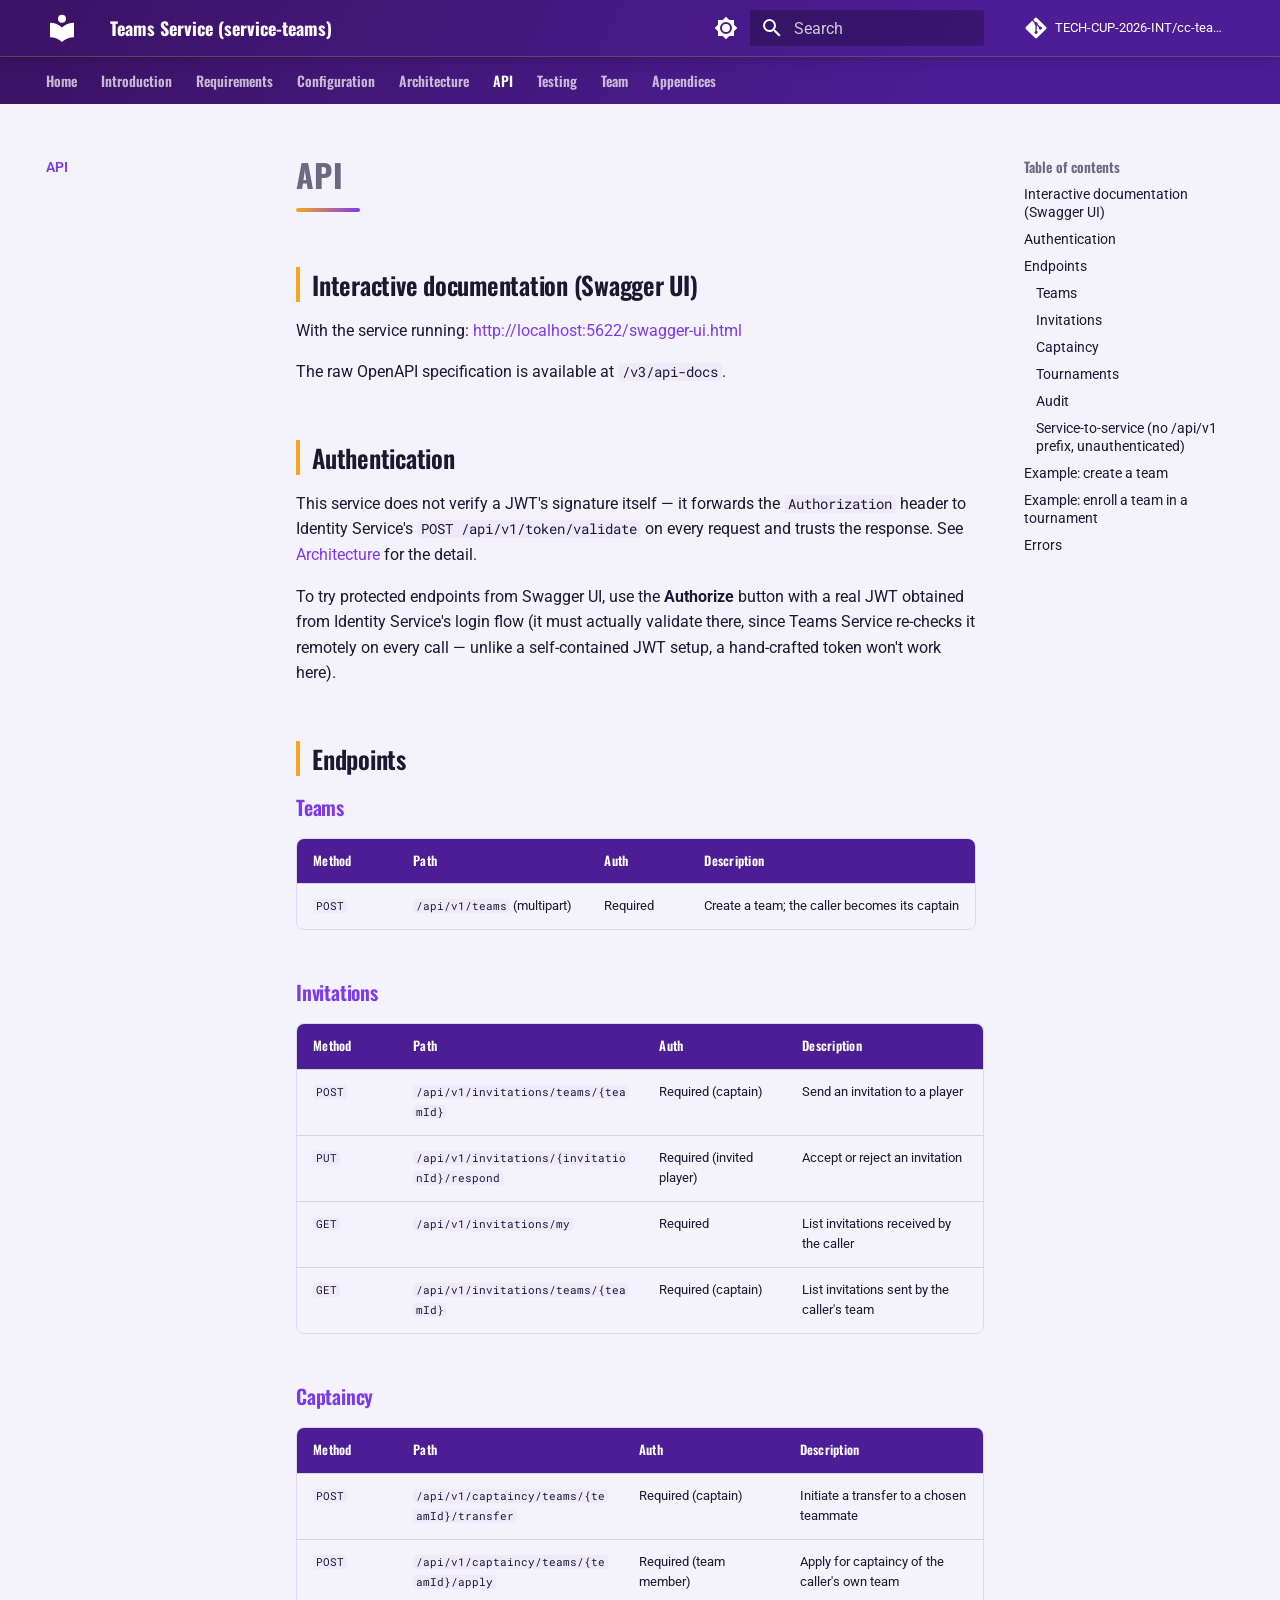
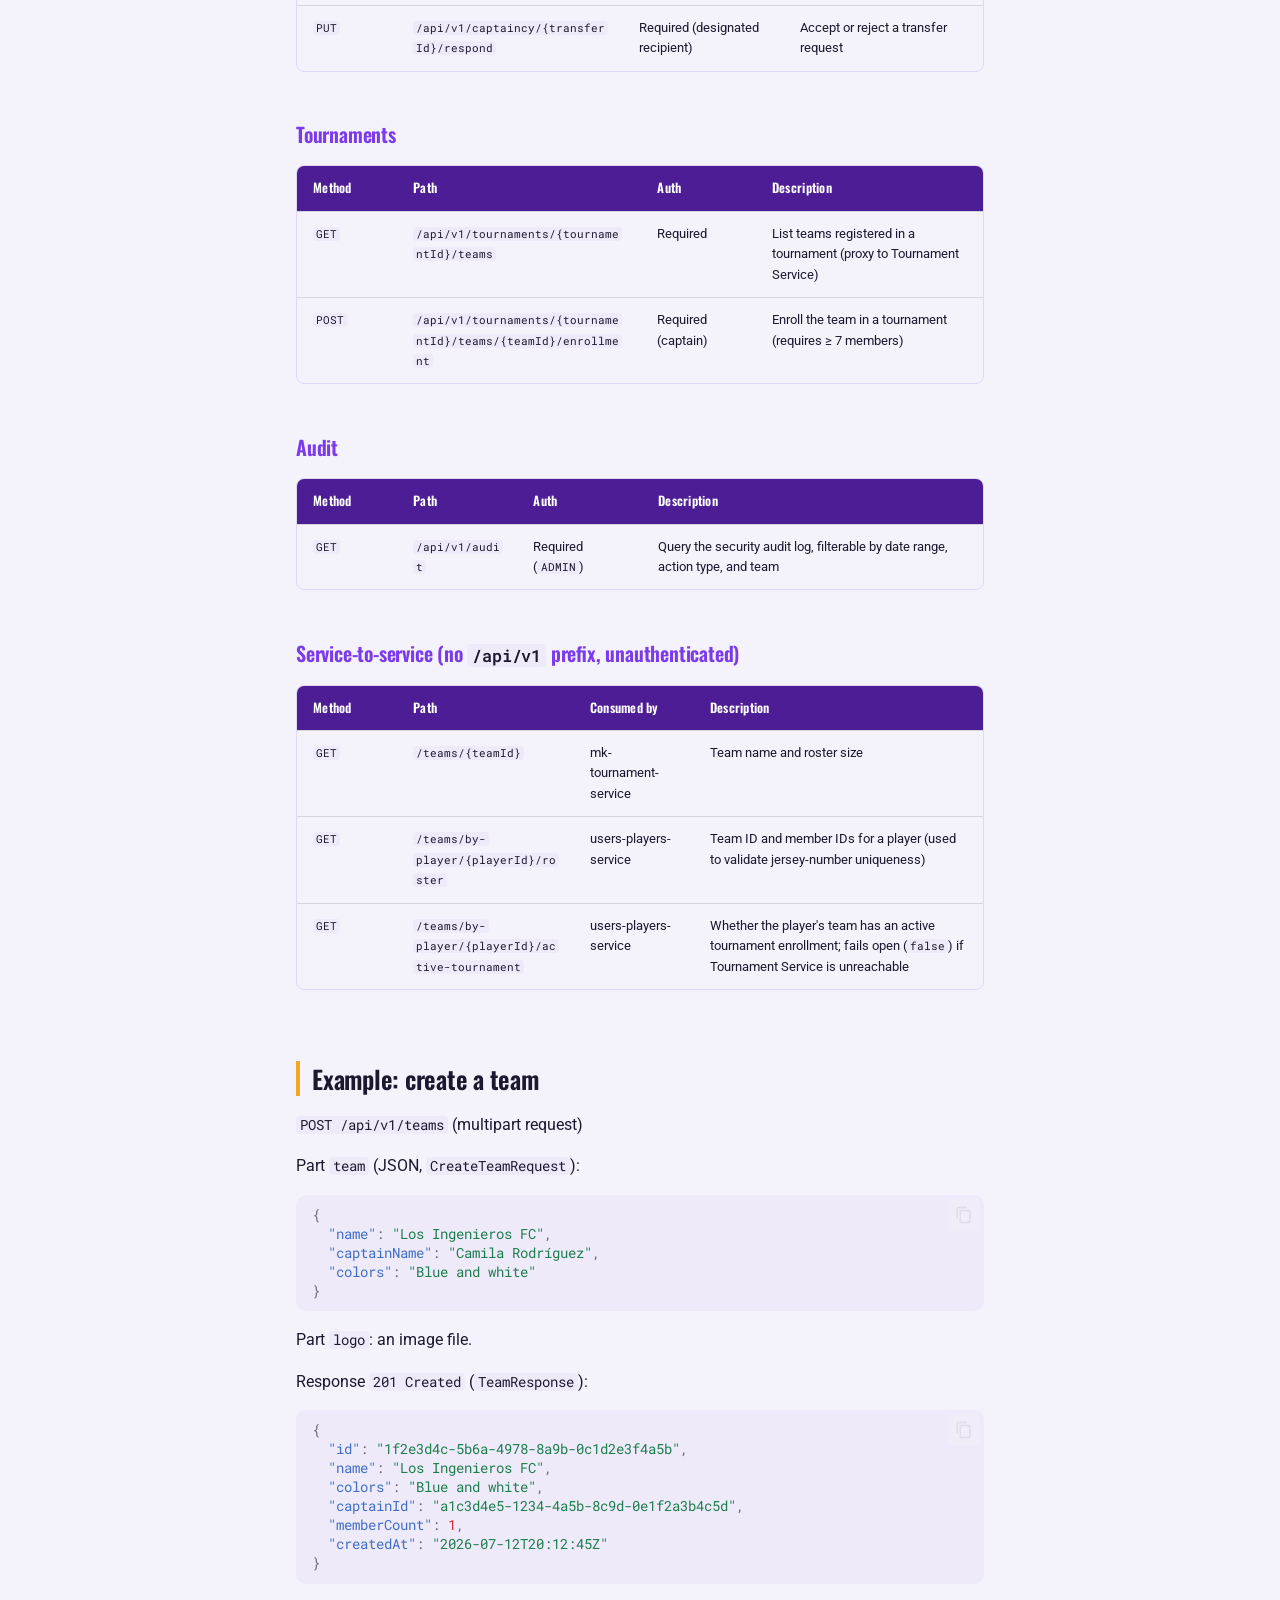
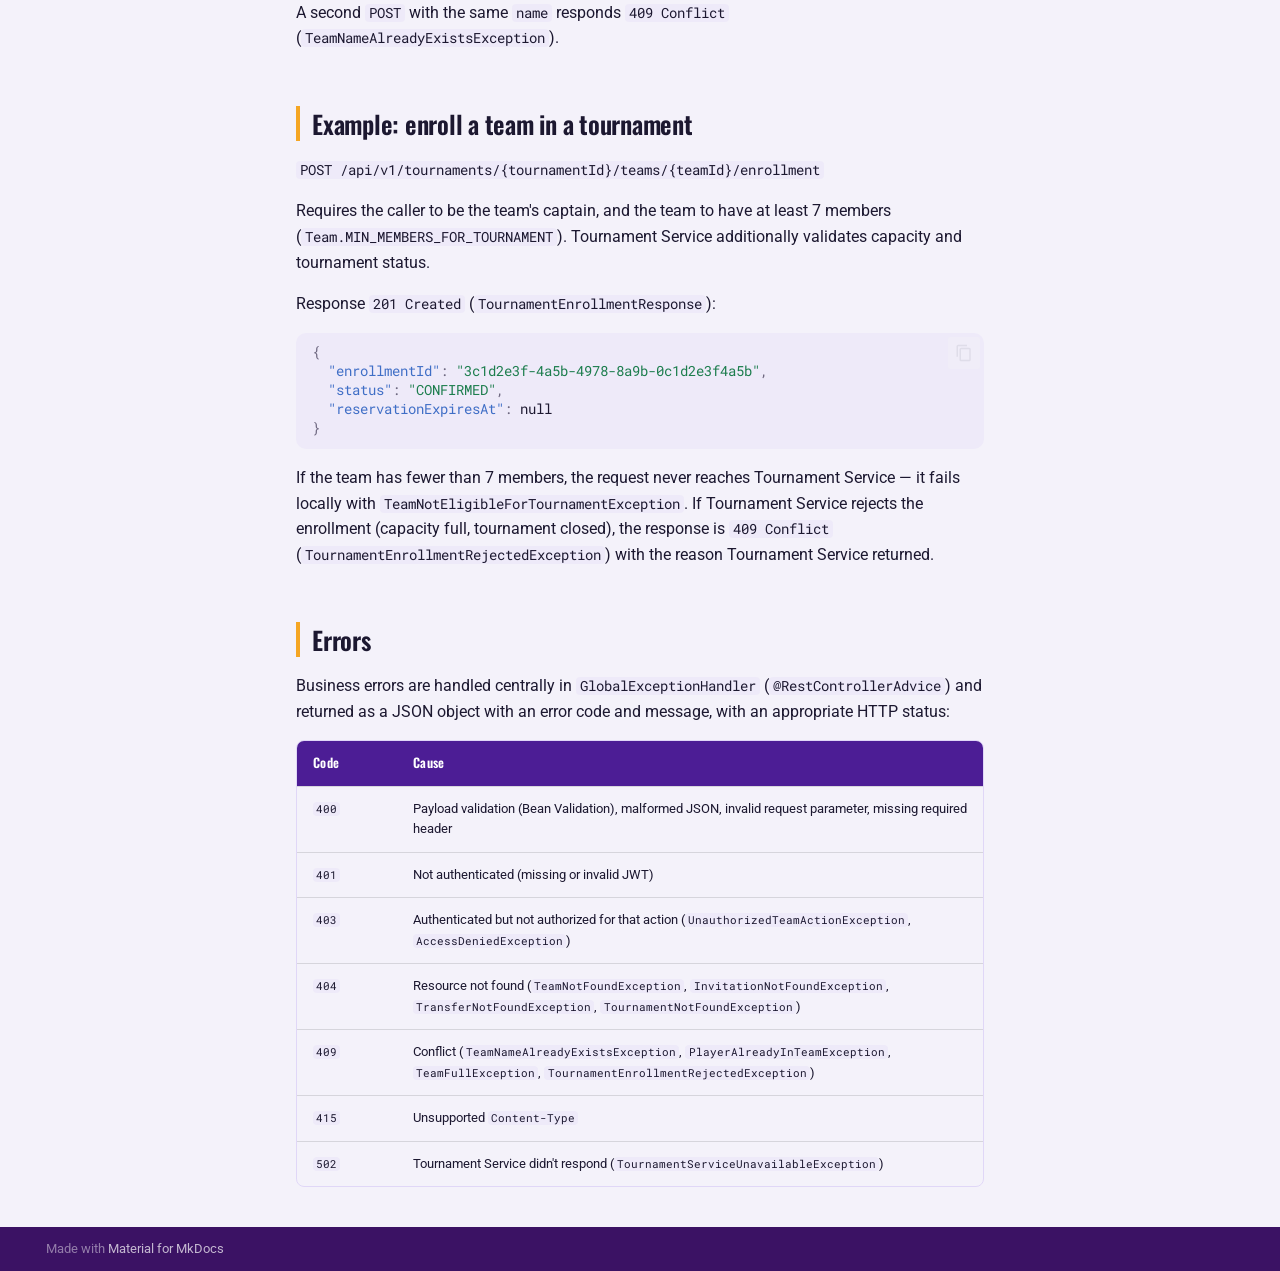
<file: api/index.html>
<!doctype html>
<html lang="en" class="no-js">
  <head>
    
      <meta charset="utf-8">
      <meta name="viewport" content="width=device-width,initial-scale=1">
      
        <meta name="description" content="TechCup FÃºtbol - Teams Service documentation">
      
      
      
      
        <link rel="prev" href="../arquitectura/">
      
      
        <link rel="next" href="../pruebas/">
      
      
        
      
      
      <link rel="icon" href="../assets/images/favicon.png">
      <meta name="generator" content="mkdocs-1.6.1, mkdocs-material-9.7.6">
    
    
      
        <title>API - Teams Service (service-teams)</title>
      
    
    
      <link rel="stylesheet" href="../assets/stylesheets/main.484c7ddc.min.css">
      
        
        <link rel="stylesheet" href="../assets/stylesheets/palette.ab4e12ef.min.css">
      
      


    
    
      
    
    
      
        
        
        <link rel="preconnect" href="https://fonts.gstatic.com" crossorigin>
        <link rel="stylesheet" href="https://fonts.googleapis.com/css?family=Roboto:300,300i,400,400i,700,700i%7CRoboto+Mono:400,400i,700,700i&display=fallback">
        <style>:root{--md-text-font:"Roboto";--md-code-font:"Roboto Mono"}</style>
      
    
    
      <link rel="stylesheet" href="../assets/stylesheets/extra.css">
    
    <script>__md_scope=new URL("..",location),__md_hash=e=>[...e].reduce(((e,_)=>(e<<5)-e+_.charCodeAt(0)),0),__md_get=(e,_=localStorage,t=__md_scope)=>JSON.parse(_.getItem(t.pathname+"."+e)),__md_set=(e,_,t=localStorage,a=__md_scope)=>{try{t.setItem(a.pathname+"."+e,JSON.stringify(_))}catch(e){}}</script>
    
      

    
    
  </head>
  
  
    
    
      
    
    
    
    
    <body dir="ltr" data-md-color-scheme="default" data-md-color-primary="indigo" data-md-color-accent="indigo">
  
    
    <input class="md-toggle" data-md-toggle="drawer" type="checkbox" id="__drawer" autocomplete="off">
    <input class="md-toggle" data-md-toggle="search" type="checkbox" id="__search" autocomplete="off">
    <label class="md-overlay" for="__drawer"></label>
    <div data-md-component="skip">
      
        
        <a href="#api" class="md-skip">
          Skip to content
        </a>
      
    </div>
    <div data-md-component="announce">
      
    </div>
    
    
      

<header class="md-header" data-md-component="header">
  <nav class="md-header__inner md-grid" aria-label="Header">
    <a href=".." title="Teams Service (service-teams)" class="md-header__button md-logo" aria-label="Teams Service (service-teams)" data-md-component="logo">
      
  
  <svg xmlns="http://www.w3.org/2000/svg" viewBox="0 0 24 24"><path d="M12 8a3 3 0 0 0 3-3 3 3 0 0 0-3-3 3 3 0 0 0-3 3 3 3 0 0 0 3 3m0 3.54C9.64 9.35 6.5 8 3 8v11c3.5 0 6.64 1.35 9 3.54 2.36-2.19 5.5-3.54 9-3.54V8c-3.5 0-6.64 1.35-9 3.54"/></svg>

    </a>
    <label class="md-header__button md-icon" for="__drawer">
      
      <svg xmlns="http://www.w3.org/2000/svg" viewBox="0 0 24 24"><path d="M3 6h18v2H3zm0 5h18v2H3zm0 5h18v2H3z"/></svg>
    </label>
    <div class="md-header__title" data-md-component="header-title">
      <div class="md-header__ellipsis">
        <div class="md-header__topic">
          <span class="md-ellipsis">
            Teams Service (service-teams)
          </span>
        </div>
        <div class="md-header__topic" data-md-component="header-topic">
          <span class="md-ellipsis">
            
              API
            
          </span>
        </div>
      </div>
    </div>
    
      
        <form class="md-header__option" data-md-component="palette">
  
    
    
    
    <input class="md-option" data-md-color-media="(prefers-color-scheme: light)" data-md-color-scheme="default" data-md-color-primary="indigo" data-md-color-accent="indigo"  aria-label="Switch to dark mode"  type="radio" name="__palette" id="__palette_0">
    
      <label class="md-header__button md-icon" title="Switch to dark mode" for="__palette_1" hidden>
        <svg xmlns="http://www.w3.org/2000/svg" viewBox="0 0 24 24"><path d="M12 8a4 4 0 0 0-4 4 4 4 0 0 0 4 4 4 4 0 0 0 4-4 4 4 0 0 0-4-4m0 10a6 6 0 0 1-6-6 6 6 0 0 1 6-6 6 6 0 0 1 6 6 6 6 0 0 1-6 6m8-9.31V4h-4.69L12 .69 8.69 4H4v4.69L.69 12 4 15.31V20h4.69L12 23.31 15.31 20H20v-4.69L23.31 12z"/></svg>
      </label>
    
  
    
    
    
    <input class="md-option" data-md-color-media="(prefers-color-scheme: dark)" data-md-color-scheme="slate" data-md-color-primary="indigo" data-md-color-accent="indigo"  aria-label="Switch to light mode"  type="radio" name="__palette" id="__palette_1">
    
      <label class="md-header__button md-icon" title="Switch to light mode" for="__palette_0" hidden>
        <svg xmlns="http://www.w3.org/2000/svg" viewBox="0 0 24 24"><path d="M12 18c-.89 0-1.74-.2-2.5-.55C11.56 16.5 13 14.42 13 12s-1.44-4.5-3.5-5.45C10.26 6.2 11.11 6 12 6a6 6 0 0 1 6 6 6 6 0 0 1-6 6m8-9.31V4h-4.69L12 .69 8.69 4H4v4.69L.69 12 4 15.31V20h4.69L12 23.31 15.31 20H20v-4.69L23.31 12z"/></svg>
      </label>
    
  
</form>
      
    
    
      <script>var palette=__md_get("__palette");if(palette&&palette.color){if("(prefers-color-scheme)"===palette.color.media){var media=matchMedia("(prefers-color-scheme: light)"),input=document.querySelector(media.matches?"[data-md-color-media='(prefers-color-scheme: light)']":"[data-md-color-media='(prefers-color-scheme: dark)']");palette.color.media=input.getAttribute("data-md-color-media"),palette.color.scheme=input.getAttribute("data-md-color-scheme"),palette.color.primary=input.getAttribute("data-md-color-primary"),palette.color.accent=input.getAttribute("data-md-color-accent")}for(var[key,value]of Object.entries(palette.color))document.body.setAttribute("data-md-color-"+key,value)}</script>
    
    
    
      
      
        <label class="md-header__button md-icon" for="__search">
          
          <svg xmlns="http://www.w3.org/2000/svg" viewBox="0 0 24 24"><path d="M9.5 3A6.5 6.5 0 0 1 16 9.5c0 1.61-.59 3.09-1.56 4.23l.27.27h.79l5 5-1.5 1.5-5-5v-.79l-.27-.27A6.52 6.52 0 0 1 9.5 16 6.5 6.5 0 0 1 3 9.5 6.5 6.5 0 0 1 9.5 3m0 2C7 5 5 7 5 9.5S7 14 9.5 14 14 12 14 9.5 12 5 9.5 5"/></svg>
        </label>
        <div class="md-search" data-md-component="search" role="dialog">
  <label class="md-search__overlay" for="__search"></label>
  <div class="md-search__inner" role="search">
    <form class="md-search__form" name="search">
      <input type="text" class="md-search__input" name="query" aria-label="Search" placeholder="Search" autocapitalize="off" autocorrect="off" autocomplete="off" spellcheck="false" data-md-component="search-query" required>
      <label class="md-search__icon md-icon" for="__search">
        
        <svg xmlns="http://www.w3.org/2000/svg" viewBox="0 0 24 24"><path d="M9.5 3A6.5 6.5 0 0 1 16 9.5c0 1.61-.59 3.09-1.56 4.23l.27.27h.79l5 5-1.5 1.5-5-5v-.79l-.27-.27A6.52 6.52 0 0 1 9.5 16 6.5 6.5 0 0 1 3 9.5 6.5 6.5 0 0 1 9.5 3m0 2C7 5 5 7 5 9.5S7 14 9.5 14 14 12 14 9.5 12 5 9.5 5"/></svg>
        
        <svg xmlns="http://www.w3.org/2000/svg" viewBox="0 0 24 24"><path d="M20 11v2H8l5.5 5.5-1.42 1.42L4.16 12l7.92-7.92L13.5 5.5 8 11z"/></svg>
      </label>
      <nav class="md-search__options" aria-label="Search">
        
        <button type="reset" class="md-search__icon md-icon" title="Clear" aria-label="Clear" tabindex="-1">
          
          <svg xmlns="http://www.w3.org/2000/svg" viewBox="0 0 24 24"><path d="M19 6.41 17.59 5 12 10.59 6.41 5 5 6.41 10.59 12 5 17.59 6.41 19 12 13.41 17.59 19 19 17.59 13.41 12z"/></svg>
        </button>
      </nav>
      
        <div class="md-search__suggest" data-md-component="search-suggest"></div>
      
    </form>
    <div class="md-search__output">
      <div class="md-search__scrollwrap" tabindex="0" data-md-scrollfix>
        <div class="md-search-result" data-md-component="search-result">
          <div class="md-search-result__meta">
            Initializing search
          </div>
          <ol class="md-search-result__list" role="presentation"></ol>
        </div>
      </div>
    </div>
  </div>
</div>
      
    
    
      <div class="md-header__source">
        <a href="https://github.com/TECH-CUP-2026-INT/cc-teams-service" title="Go to repository" class="md-source" data-md-component="source">
  <div class="md-source__icon md-icon">
    
    <svg xmlns="http://www.w3.org/2000/svg" viewBox="0 0 448 512"><!--! Font Awesome Free 7.1.0 by @fontawesome - https://fontawesome.com License - https://fontawesome.com/license/free (Icons: CC BY 4.0, Fonts: SIL OFL 1.1, Code: MIT License) Copyright 2025 Fonticons, Inc.--><path d="M439.6 236.1 244 40.5c-5.4-5.5-12.8-8.5-20.4-8.5s-15 3-20.4 8.4L162.5 81l51.5 51.5c27.1-9.1 52.7 16.8 43.4 43.7l49.7 49.7c34.2-11.8 61.2 31 35.5 56.7-26.5 26.5-70.2-2.9-56-37.3L240.3 199v121.9c25.3 12.5 22.3 41.8 9.1 55-6.4 6.4-15.2 10.1-24.3 10.1s-17.8-3.6-24.3-10.1c-17.6-17.6-11.1-46.9 11.2-56v-123c-20.8-8.5-24.6-30.7-18.6-45L142.6 101 8.5 235.1C3 240.6 0 247.9 0 255.5s3 15 8.5 20.4l195.6 195.7c5.4 5.4 12.7 8.4 20.4 8.4s15-3 20.4-8.4l194.7-194.7c5.4-5.4 8.4-12.8 8.4-20.4s-3-15-8.4-20.4"/></svg>
  </div>
  <div class="md-source__repository">
    TECH-CUP-2026-INT/cc-teams-service
  </div>
</a>
      </div>
    
  </nav>
  
</header>
    
    <div class="md-container" data-md-component="container">
      
      
        
          
            
<nav class="md-tabs" aria-label="Tabs" data-md-component="tabs">
  <div class="md-grid">
    <ul class="md-tabs__list">
      
        
  
  
  
  
    <li class="md-tabs__item">
      <a href=".." class="md-tabs__link">
        
  
  
    
  
  Home

      </a>
    </li>
  

      
        
  
  
  
  
    <li class="md-tabs__item">
      <a href="../introduccion/" class="md-tabs__link">
        
  
  
    
  
  Introduction

      </a>
    </li>
  

      
        
  
  
  
  
    <li class="md-tabs__item">
      <a href="../requerimientos/" class="md-tabs__link">
        
  
  
    
  
  Requirements

      </a>
    </li>
  

      
        
  
  
  
  
    <li class="md-tabs__item">
      <a href="../configuracion/" class="md-tabs__link">
        
  
  
    
  
  Configuration

      </a>
    </li>
  

      
        
  
  
  
  
    <li class="md-tabs__item">
      <a href="../arquitectura/" class="md-tabs__link">
        
  
  
    
  
  Architecture

      </a>
    </li>
  

      
        
  
  
  
    
  
  
    <li class="md-tabs__item md-tabs__item--active">
      <a href="./" class="md-tabs__link">
        
  
  
    
  
  API

      </a>
    </li>
  

      
        
  
  
  
  
    <li class="md-tabs__item">
      <a href="../pruebas/" class="md-tabs__link">
        
  
  
    
  
  Testing

      </a>
    </li>
  

      
        
  
  
  
  
    <li class="md-tabs__item">
      <a href="../equipo/" class="md-tabs__link">
        
  
  
    
  
  Team

      </a>
    </li>
  

      
        
  
  
  
  
    <li class="md-tabs__item">
      <a href="../anexos/" class="md-tabs__link">
        
  
  
    
  
  Appendices

      </a>
    </li>
  

      
    </ul>
  </div>
</nav>
          
        
      
      <main class="md-main" data-md-component="main">
        <div class="md-main__inner md-grid">
          
            
              
              <div class="md-sidebar md-sidebar--primary" data-md-component="sidebar" data-md-type="navigation" >
                <div class="md-sidebar__scrollwrap">
                  <div class="md-sidebar__inner">
                    


  


<nav class="md-nav md-nav--primary md-nav--lifted" aria-label="Navigation" data-md-level="0">
  <label class="md-nav__title" for="__drawer">
    <a href=".." title="Teams Service (service-teams)" class="md-nav__button md-logo" aria-label="Teams Service (service-teams)" data-md-component="logo">
      
  
  <svg xmlns="http://www.w3.org/2000/svg" viewBox="0 0 24 24"><path d="M12 8a3 3 0 0 0 3-3 3 3 0 0 0-3-3 3 3 0 0 0-3 3 3 3 0 0 0 3 3m0 3.54C9.64 9.35 6.5 8 3 8v11c3.5 0 6.64 1.35 9 3.54 2.36-2.19 5.5-3.54 9-3.54V8c-3.5 0-6.64 1.35-9 3.54"/></svg>

    </a>
    Teams Service (service-teams)
  </label>
  
    <div class="md-nav__source">
      <a href="https://github.com/TECH-CUP-2026-INT/cc-teams-service" title="Go to repository" class="md-source" data-md-component="source">
  <div class="md-source__icon md-icon">
    
    <svg xmlns="http://www.w3.org/2000/svg" viewBox="0 0 448 512"><!--! Font Awesome Free 7.1.0 by @fontawesome - https://fontawesome.com License - https://fontawesome.com/license/free (Icons: CC BY 4.0, Fonts: SIL OFL 1.1, Code: MIT License) Copyright 2025 Fonticons, Inc.--><path d="M439.6 236.1 244 40.5c-5.4-5.5-12.8-8.5-20.4-8.5s-15 3-20.4 8.4L162.5 81l51.5 51.5c27.1-9.1 52.7 16.8 43.4 43.7l49.7 49.7c34.2-11.8 61.2 31 35.5 56.7-26.5 26.5-70.2-2.9-56-37.3L240.3 199v121.9c25.3 12.5 22.3 41.8 9.1 55-6.4 6.4-15.2 10.1-24.3 10.1s-17.8-3.6-24.3-10.1c-17.6-17.6-11.1-46.9 11.2-56v-123c-20.8-8.5-24.6-30.7-18.6-45L142.6 101 8.5 235.1C3 240.6 0 247.9 0 255.5s3 15 8.5 20.4l195.6 195.7c5.4 5.4 12.7 8.4 20.4 8.4s15-3 20.4-8.4l194.7-194.7c5.4-5.4 8.4-12.8 8.4-20.4s-3-15-8.4-20.4"/></svg>
  </div>
  <div class="md-source__repository">
    TECH-CUP-2026-INT/cc-teams-service
  </div>
</a>
    </div>
  
  <ul class="md-nav__list" data-md-scrollfix>
    
      
      
  
  
  
  
    <li class="md-nav__item">
      <a href=".." class="md-nav__link">
        
  
  
  <span class="md-ellipsis">
    
  
    Home
  

    
  </span>
  
  

      </a>
    </li>
  

    
      
      
  
  
  
  
    <li class="md-nav__item">
      <a href="../introduccion/" class="md-nav__link">
        
  
  
  <span class="md-ellipsis">
    
  
    Introduction
  

    
  </span>
  
  

      </a>
    </li>
  

    
      
      
  
  
  
  
    <li class="md-nav__item">
      <a href="../requerimientos/" class="md-nav__link">
        
  
  
  <span class="md-ellipsis">
    
  
    Requirements
  

    
  </span>
  
  

      </a>
    </li>
  

    
      
      
  
  
  
  
    <li class="md-nav__item">
      <a href="../configuracion/" class="md-nav__link">
        
  
  
  <span class="md-ellipsis">
    
  
    Configuration
  

    
  </span>
  
  

      </a>
    </li>
  

    
      
      
  
  
  
  
    <li class="md-nav__item">
      <a href="../arquitectura/" class="md-nav__link">
        
  
  
  <span class="md-ellipsis">
    
  
    Architecture
  

    
  </span>
  
  

      </a>
    </li>
  

    
      
      
  
  
    
  
  
  
    <li class="md-nav__item md-nav__item--active">
      
      <input class="md-nav__toggle md-toggle" type="checkbox" id="__toc">
      
      
        
      
      
        <label class="md-nav__link md-nav__link--active" for="__toc">
          
  
  
  <span class="md-ellipsis">
    
  
    API
  

    
  </span>
  
  

          <span class="md-nav__icon md-icon"></span>
        </label>
      
      <a href="./" class="md-nav__link md-nav__link--active">
        
  
  
  <span class="md-ellipsis">
    
  
    API
  

    
  </span>
  
  

      </a>
      
        

<nav class="md-nav md-nav--secondary" aria-label="Table of contents">
  
  
  
    
  
  
    <label class="md-nav__title" for="__toc">
      <span class="md-nav__icon md-icon"></span>
      Table of contents
    </label>
    <ul class="md-nav__list" data-md-component="toc" data-md-scrollfix>
      
        <li class="md-nav__item">
  <a href="#interactive-documentation-swagger-ui" class="md-nav__link">
    <span class="md-ellipsis">
      
        Interactive documentation (Swagger UI)
      
    </span>
  </a>
  
</li>
      
        <li class="md-nav__item">
  <a href="#authentication" class="md-nav__link">
    <span class="md-ellipsis">
      
        Authentication
      
    </span>
  </a>
  
</li>
      
        <li class="md-nav__item">
  <a href="#endpoints" class="md-nav__link">
    <span class="md-ellipsis">
      
        Endpoints
      
    </span>
  </a>
  
    <nav class="md-nav" aria-label="Endpoints">
      <ul class="md-nav__list">
        
          <li class="md-nav__item">
  <a href="#teams" class="md-nav__link">
    <span class="md-ellipsis">
      
        Teams
      
    </span>
  </a>
  
</li>
        
          <li class="md-nav__item">
  <a href="#invitations" class="md-nav__link">
    <span class="md-ellipsis">
      
        Invitations
      
    </span>
  </a>
  
</li>
        
          <li class="md-nav__item">
  <a href="#captaincy" class="md-nav__link">
    <span class="md-ellipsis">
      
        Captaincy
      
    </span>
  </a>
  
</li>
        
          <li class="md-nav__item">
  <a href="#tournaments" class="md-nav__link">
    <span class="md-ellipsis">
      
        Tournaments
      
    </span>
  </a>
  
</li>
        
          <li class="md-nav__item">
  <a href="#audit" class="md-nav__link">
    <span class="md-ellipsis">
      
        Audit
      
    </span>
  </a>
  
</li>
        
          <li class="md-nav__item">
  <a href="#service-to-service-no-apiv1-prefix-unauthenticated" class="md-nav__link">
    <span class="md-ellipsis">
      
        Service-to-service (no /api/v1 prefix, unauthenticated)
      
    </span>
  </a>
  
</li>
        
      </ul>
    </nav>
  
</li>
      
        <li class="md-nav__item">
  <a href="#example-create-a-team" class="md-nav__link">
    <span class="md-ellipsis">
      
        Example: create a team
      
    </span>
  </a>
  
</li>
      
        <li class="md-nav__item">
  <a href="#example-enroll-a-team-in-a-tournament" class="md-nav__link">
    <span class="md-ellipsis">
      
        Example: enroll a team in a tournament
      
    </span>
  </a>
  
</li>
      
        <li class="md-nav__item">
  <a href="#errors" class="md-nav__link">
    <span class="md-ellipsis">
      
        Errors
      
    </span>
  </a>
  
</li>
      
    </ul>
  
</nav>
      
    </li>
  

    
      
      
  
  
  
  
    <li class="md-nav__item">
      <a href="../pruebas/" class="md-nav__link">
        
  
  
  <span class="md-ellipsis">
    
  
    Testing
  

    
  </span>
  
  

      </a>
    </li>
  

    
      
      
  
  
  
  
    <li class="md-nav__item">
      <a href="../equipo/" class="md-nav__link">
        
  
  
  <span class="md-ellipsis">
    
  
    Team
  

    
  </span>
  
  

      </a>
    </li>
  

    
      
      
  
  
  
  
    <li class="md-nav__item">
      <a href="../anexos/" class="md-nav__link">
        
  
  
  <span class="md-ellipsis">
    
  
    Appendices
  

    
  </span>
  
  

      </a>
    </li>
  

    
  </ul>
</nav>
                  </div>
                </div>
              </div>
            
            
              
              <div class="md-sidebar md-sidebar--secondary" data-md-component="sidebar" data-md-type="toc" >
                <div class="md-sidebar__scrollwrap">
                  <div class="md-sidebar__inner">
                    

<nav class="md-nav md-nav--secondary" aria-label="Table of contents">
  
  
  
    
  
  
    <label class="md-nav__title" for="__toc">
      <span class="md-nav__icon md-icon"></span>
      Table of contents
    </label>
    <ul class="md-nav__list" data-md-component="toc" data-md-scrollfix>
      
        <li class="md-nav__item">
  <a href="#interactive-documentation-swagger-ui" class="md-nav__link">
    <span class="md-ellipsis">
      
        Interactive documentation (Swagger UI)
      
    </span>
  </a>
  
</li>
      
        <li class="md-nav__item">
  <a href="#authentication" class="md-nav__link">
    <span class="md-ellipsis">
      
        Authentication
      
    </span>
  </a>
  
</li>
      
        <li class="md-nav__item">
  <a href="#endpoints" class="md-nav__link">
    <span class="md-ellipsis">
      
        Endpoints
      
    </span>
  </a>
  
    <nav class="md-nav" aria-label="Endpoints">
      <ul class="md-nav__list">
        
          <li class="md-nav__item">
  <a href="#teams" class="md-nav__link">
    <span class="md-ellipsis">
      
        Teams
      
    </span>
  </a>
  
</li>
        
          <li class="md-nav__item">
  <a href="#invitations" class="md-nav__link">
    <span class="md-ellipsis">
      
        Invitations
      
    </span>
  </a>
  
</li>
        
          <li class="md-nav__item">
  <a href="#captaincy" class="md-nav__link">
    <span class="md-ellipsis">
      
        Captaincy
      
    </span>
  </a>
  
</li>
        
          <li class="md-nav__item">
  <a href="#tournaments" class="md-nav__link">
    <span class="md-ellipsis">
      
        Tournaments
      
    </span>
  </a>
  
</li>
        
          <li class="md-nav__item">
  <a href="#audit" class="md-nav__link">
    <span class="md-ellipsis">
      
        Audit
      
    </span>
  </a>
  
</li>
        
          <li class="md-nav__item">
  <a href="#service-to-service-no-apiv1-prefix-unauthenticated" class="md-nav__link">
    <span class="md-ellipsis">
      
        Service-to-service (no /api/v1 prefix, unauthenticated)
      
    </span>
  </a>
  
</li>
        
      </ul>
    </nav>
  
</li>
      
        <li class="md-nav__item">
  <a href="#example-create-a-team" class="md-nav__link">
    <span class="md-ellipsis">
      
        Example: create a team
      
    </span>
  </a>
  
</li>
      
        <li class="md-nav__item">
  <a href="#example-enroll-a-team-in-a-tournament" class="md-nav__link">
    <span class="md-ellipsis">
      
        Example: enroll a team in a tournament
      
    </span>
  </a>
  
</li>
      
        <li class="md-nav__item">
  <a href="#errors" class="md-nav__link">
    <span class="md-ellipsis">
      
        Errors
      
    </span>
  </a>
  
</li>
      
    </ul>
  
</nav>
                  </div>
                </div>
              </div>
            
          
          
            <div class="md-content" data-md-component="content">
              
              <article class="md-content__inner md-typeset">
                
                  


  
  


<h1 id="api">API<a class="headerlink" href="#api" title="Permanent link">&para;</a></h1>
<h2 id="interactive-documentation-swagger-ui">Interactive documentation (Swagger UI)<a class="headerlink" href="#interactive-documentation-swagger-ui" title="Permanent link">&para;</a></h2>
<p>With the service running:
<a href="http://localhost:5622/swagger-ui.html">http://localhost:5622/swagger-ui.html</a></p>
<p>The raw OpenAPI specification is available at <code>/v3/api-docs</code>.</p>
<h2 id="authentication">Authentication<a class="headerlink" href="#authentication" title="Permanent link">&para;</a></h2>
<p>This service does not verify a JWT's signature itself — it forwards the
<code>Authorization</code> header to Identity Service's <code>POST /api/v1/token/validate</code>
on every request and trusts the response. See
<a href="../arquitectura/#security">Architecture</a> for the detail.</p>
<p>To try protected endpoints from Swagger UI, use the <strong>Authorize</strong> button
with a real JWT obtained from Identity Service's login flow (it must
actually validate there, since Teams Service re-checks it remotely on every
call — unlike a self-contained JWT setup, a hand-crafted token won't work
here).</p>
<h2 id="endpoints">Endpoints<a class="headerlink" href="#endpoints" title="Permanent link">&para;</a></h2>
<h3 id="teams">Teams<a class="headerlink" href="#teams" title="Permanent link">&para;</a></h3>
<table>
<thead>
<tr>
<th>Method</th>
<th>Path</th>
<th>Auth</th>
<th>Description</th>
</tr>
</thead>
<tbody>
<tr>
<td><code>POST</code></td>
<td><code>/api/v1/teams</code> (multipart)</td>
<td>Required</td>
<td>Create a team; the caller becomes its captain</td>
</tr>
</tbody>
</table>
<h3 id="invitations">Invitations<a class="headerlink" href="#invitations" title="Permanent link">&para;</a></h3>
<table>
<thead>
<tr>
<th>Method</th>
<th>Path</th>
<th>Auth</th>
<th>Description</th>
</tr>
</thead>
<tbody>
<tr>
<td><code>POST</code></td>
<td><code>/api/v1/invitations/teams/{teamId}</code></td>
<td>Required (captain)</td>
<td>Send an invitation to a player</td>
</tr>
<tr>
<td><code>PUT</code></td>
<td><code>/api/v1/invitations/{invitationId}/respond</code></td>
<td>Required (invited player)</td>
<td>Accept or reject an invitation</td>
</tr>
<tr>
<td><code>GET</code></td>
<td><code>/api/v1/invitations/my</code></td>
<td>Required</td>
<td>List invitations received by the caller</td>
</tr>
<tr>
<td><code>GET</code></td>
<td><code>/api/v1/invitations/teams/{teamId}</code></td>
<td>Required (captain)</td>
<td>List invitations sent by the caller's team</td>
</tr>
</tbody>
</table>
<h3 id="captaincy">Captaincy<a class="headerlink" href="#captaincy" title="Permanent link">&para;</a></h3>
<table>
<thead>
<tr>
<th>Method</th>
<th>Path</th>
<th>Auth</th>
<th>Description</th>
</tr>
</thead>
<tbody>
<tr>
<td><code>POST</code></td>
<td><code>/api/v1/captaincy/teams/{teamId}/transfer</code></td>
<td>Required (captain)</td>
<td>Initiate a transfer to a chosen teammate</td>
</tr>
<tr>
<td><code>POST</code></td>
<td><code>/api/v1/captaincy/teams/{teamId}/apply</code></td>
<td>Required (team member)</td>
<td>Apply for captaincy of the caller's own team</td>
</tr>
<tr>
<td><code>PUT</code></td>
<td><code>/api/v1/captaincy/{transferId}/respond</code></td>
<td>Required (designated recipient)</td>
<td>Accept or reject a transfer request</td>
</tr>
</tbody>
</table>
<h3 id="tournaments">Tournaments<a class="headerlink" href="#tournaments" title="Permanent link">&para;</a></h3>
<table>
<thead>
<tr>
<th>Method</th>
<th>Path</th>
<th>Auth</th>
<th>Description</th>
</tr>
</thead>
<tbody>
<tr>
<td><code>GET</code></td>
<td><code>/api/v1/tournaments/{tournamentId}/teams</code></td>
<td>Required</td>
<td>List teams registered in a tournament (proxy to Tournament Service)</td>
</tr>
<tr>
<td><code>POST</code></td>
<td><code>/api/v1/tournaments/{tournamentId}/teams/{teamId}/enrollment</code></td>
<td>Required (captain)</td>
<td>Enroll the team in a tournament (requires ≥ 7 members)</td>
</tr>
</tbody>
</table>
<h3 id="audit">Audit<a class="headerlink" href="#audit" title="Permanent link">&para;</a></h3>
<table>
<thead>
<tr>
<th>Method</th>
<th>Path</th>
<th>Auth</th>
<th>Description</th>
</tr>
</thead>
<tbody>
<tr>
<td><code>GET</code></td>
<td><code>/api/v1/audit</code></td>
<td>Required (<code>ADMIN</code>)</td>
<td>Query the security audit log, filterable by date range, action type, and team</td>
</tr>
</tbody>
</table>
<h3 id="service-to-service-no-apiv1-prefix-unauthenticated">Service-to-service (no <code>/api/v1</code> prefix, unauthenticated)<a class="headerlink" href="#service-to-service-no-apiv1-prefix-unauthenticated" title="Permanent link">&para;</a></h3>
<table>
<thead>
<tr>
<th>Method</th>
<th>Path</th>
<th>Consumed by</th>
<th>Description</th>
</tr>
</thead>
<tbody>
<tr>
<td><code>GET</code></td>
<td><code>/teams/{teamId}</code></td>
<td>mk-tournament-service</td>
<td>Team name and roster size</td>
</tr>
<tr>
<td><code>GET</code></td>
<td><code>/teams/by-player/{playerId}/roster</code></td>
<td>users-players-service</td>
<td>Team ID and member IDs for a player (used to validate jersey-number uniqueness)</td>
</tr>
<tr>
<td><code>GET</code></td>
<td><code>/teams/by-player/{playerId}/active-tournament</code></td>
<td>users-players-service</td>
<td>Whether the player's team has an active tournament enrollment; fails open (<code>false</code>) if Tournament Service is unreachable</td>
</tr>
</tbody>
</table>
<h2 id="example-create-a-team">Example: create a team<a class="headerlink" href="#example-create-a-team" title="Permanent link">&para;</a></h2>
<p><code>POST /api/v1/teams</code> (multipart request)</p>
<p>Part <code>team</code> (JSON, <code>CreateTeamRequest</code>):</p>
<div class="highlight"><pre><span></span><code><span class="p">{</span>
<span class="w">  </span><span class="nt">&quot;name&quot;</span><span class="p">:</span><span class="w"> </span><span class="s2">&quot;Los Ingenieros FC&quot;</span><span class="p">,</span>
<span class="w">  </span><span class="nt">&quot;captainName&quot;</span><span class="p">:</span><span class="w"> </span><span class="s2">&quot;Camila Rodríguez&quot;</span><span class="p">,</span>
<span class="w">  </span><span class="nt">&quot;colors&quot;</span><span class="p">:</span><span class="w"> </span><span class="s2">&quot;Blue and white&quot;</span>
<span class="p">}</span>
</code></pre></div>
<p>Part <code>logo</code>: an image file.</p>
<p>Response <code>201 Created</code> (<code>TeamResponse</code>):</p>
<div class="highlight"><pre><span></span><code><span class="p">{</span>
<span class="w">  </span><span class="nt">&quot;id&quot;</span><span class="p">:</span><span class="w"> </span><span class="s2">&quot;1f2e3d4c-5b6a-4978-8a9b-0c1d2e3f4a5b&quot;</span><span class="p">,</span>
<span class="w">  </span><span class="nt">&quot;name&quot;</span><span class="p">:</span><span class="w"> </span><span class="s2">&quot;Los Ingenieros FC&quot;</span><span class="p">,</span>
<span class="w">  </span><span class="nt">&quot;colors&quot;</span><span class="p">:</span><span class="w"> </span><span class="s2">&quot;Blue and white&quot;</span><span class="p">,</span>
<span class="w">  </span><span class="nt">&quot;captainId&quot;</span><span class="p">:</span><span class="w"> </span><span class="s2">&quot;a1c3d4e5-1234-4a5b-8c9d-0e1f2a3b4c5d&quot;</span><span class="p">,</span>
<span class="w">  </span><span class="nt">&quot;memberCount&quot;</span><span class="p">:</span><span class="w"> </span><span class="mi">1</span><span class="p">,</span>
<span class="w">  </span><span class="nt">&quot;createdAt&quot;</span><span class="p">:</span><span class="w"> </span><span class="s2">&quot;2026-07-12T20:12:45Z&quot;</span>
<span class="p">}</span>
</code></pre></div>
<p>A second <code>POST</code> with the same <code>name</code> responds <code>409 Conflict</code>
(<code>TeamNameAlreadyExistsException</code>).</p>
<h2 id="example-enroll-a-team-in-a-tournament">Example: enroll a team in a tournament<a class="headerlink" href="#example-enroll-a-team-in-a-tournament" title="Permanent link">&para;</a></h2>
<p><code>POST /api/v1/tournaments/{tournamentId}/teams/{teamId}/enrollment</code></p>
<p>Requires the caller to be the team's captain, and the team to have at least
7 members (<code>Team.MIN_MEMBERS_FOR_TOURNAMENT</code>). Tournament Service
additionally validates capacity and tournament status.</p>
<p>Response <code>201 Created</code> (<code>TournamentEnrollmentResponse</code>):</p>
<div class="highlight"><pre><span></span><code><span class="p">{</span>
<span class="w">  </span><span class="nt">&quot;enrollmentId&quot;</span><span class="p">:</span><span class="w"> </span><span class="s2">&quot;3c1d2e3f-4a5b-4978-8a9b-0c1d2e3f4a5b&quot;</span><span class="p">,</span>
<span class="w">  </span><span class="nt">&quot;status&quot;</span><span class="p">:</span><span class="w"> </span><span class="s2">&quot;CONFIRMED&quot;</span><span class="p">,</span>
<span class="w">  </span><span class="nt">&quot;reservationExpiresAt&quot;</span><span class="p">:</span><span class="w"> </span><span class="kc">null</span>
<span class="p">}</span>
</code></pre></div>
<p>If the team has fewer than 7 members, the request never reaches Tournament
Service — it fails locally with <code>TeamNotEligibleForTournamentException</code>. If
Tournament Service rejects the enrollment (capacity full, tournament
closed), the response is <code>409 Conflict</code>
(<code>TournamentEnrollmentRejectedException</code>) with the reason Tournament
Service returned.</p>
<h2 id="errors">Errors<a class="headerlink" href="#errors" title="Permanent link">&para;</a></h2>
<p>Business errors are handled centrally in <code>GlobalExceptionHandler</code>
(<code>@RestControllerAdvice</code>) and returned as a JSON object with an error code
and message, with an appropriate HTTP status:</p>
<table>
<thead>
<tr>
<th>Code</th>
<th>Cause</th>
</tr>
</thead>
<tbody>
<tr>
<td><code>400</code></td>
<td>Payload validation (Bean Validation), malformed JSON, invalid request parameter, missing required header</td>
</tr>
<tr>
<td><code>401</code></td>
<td>Not authenticated (missing or invalid JWT)</td>
</tr>
<tr>
<td><code>403</code></td>
<td>Authenticated but not authorized for that action (<code>UnauthorizedTeamActionException</code>, <code>AccessDeniedException</code>)</td>
</tr>
<tr>
<td><code>404</code></td>
<td>Resource not found (<code>TeamNotFoundException</code>, <code>InvitationNotFoundException</code>, <code>TransferNotFoundException</code>, <code>TournamentNotFoundException</code>)</td>
</tr>
<tr>
<td><code>409</code></td>
<td>Conflict (<code>TeamNameAlreadyExistsException</code>, <code>PlayerAlreadyInTeamException</code>, <code>TeamFullException</code>, <code>TournamentEnrollmentRejectedException</code>)</td>
</tr>
<tr>
<td><code>415</code></td>
<td>Unsupported <code>Content-Type</code></td>
</tr>
<tr>
<td><code>502</code></td>
<td>Tournament Service didn't respond (<code>TournamentServiceUnavailableException</code>)</td>
</tr>
</tbody>
</table>












                
              </article>
            </div>
          
          
<script>var target=document.getElementById(location.hash.slice(1));target&&target.name&&(target.checked=target.name.startsWith("__tabbed_"))</script>
        </div>
        
          <button type="button" class="md-top md-icon" data-md-component="top" hidden>
  
  <svg xmlns="http://www.w3.org/2000/svg" viewBox="0 0 24 24"><path d="M13 20h-2V8l-5.5 5.5-1.42-1.42L12 4.16l7.92 7.92-1.42 1.42L13 8z"/></svg>
  Back to top
</button>
        
      </main>
      
        <footer class="md-footer">
  
  <div class="md-footer-meta md-typeset">
    <div class="md-footer-meta__inner md-grid">
      <div class="md-copyright">
  
  
    Made with
    <a href="https://squidfunk.github.io/mkdocs-material/" target="_blank" rel="noopener">
      Material for MkDocs
    </a>
  
</div>
      
    </div>
  </div>
</footer>
      
    </div>
    <div class="md-dialog" data-md-component="dialog">
      <div class="md-dialog__inner md-typeset"></div>
    </div>
    
    
    
      
      
      <script id="__config" type="application/json">{"annotate": null, "base": "..", "features": ["navigation.tabs", "navigation.top", "content.code.copy", "search.suggest"], "search": "../assets/javascripts/workers/search.2c215733.min.js", "tags": null, "translations": {"clipboard.copied": "Copied to clipboard", "clipboard.copy": "Copy to clipboard", "search.result.more.one": "1 more on this page", "search.result.more.other": "# more on this page", "search.result.none": "No matching documents", "search.result.one": "1 matching document", "search.result.other": "# matching documents", "search.result.placeholder": "Type to start searching", "search.result.term.missing": "Missing", "select.version": "Select version"}, "version": null}</script>
    
    
      <script src="../assets/javascripts/bundle.79ae519e.min.js"></script>
      
    
  </body>
</html>
</file>
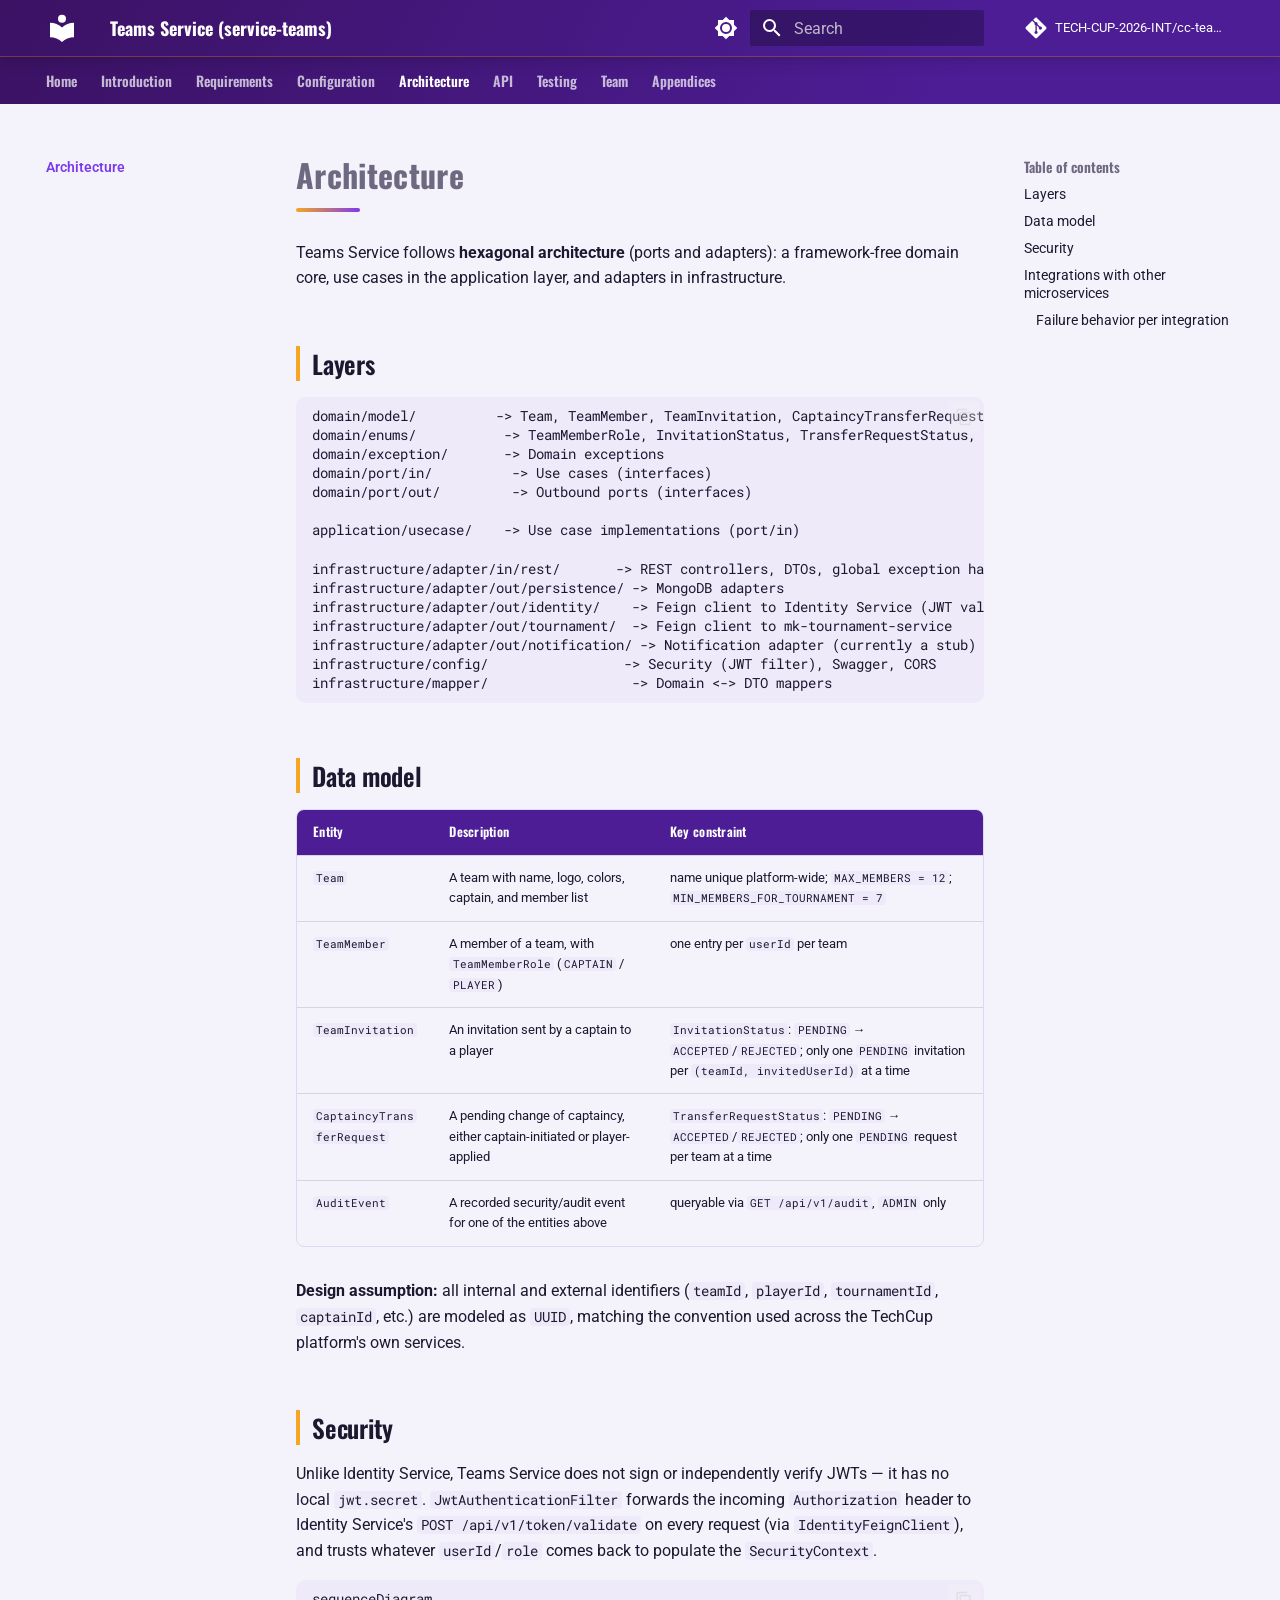
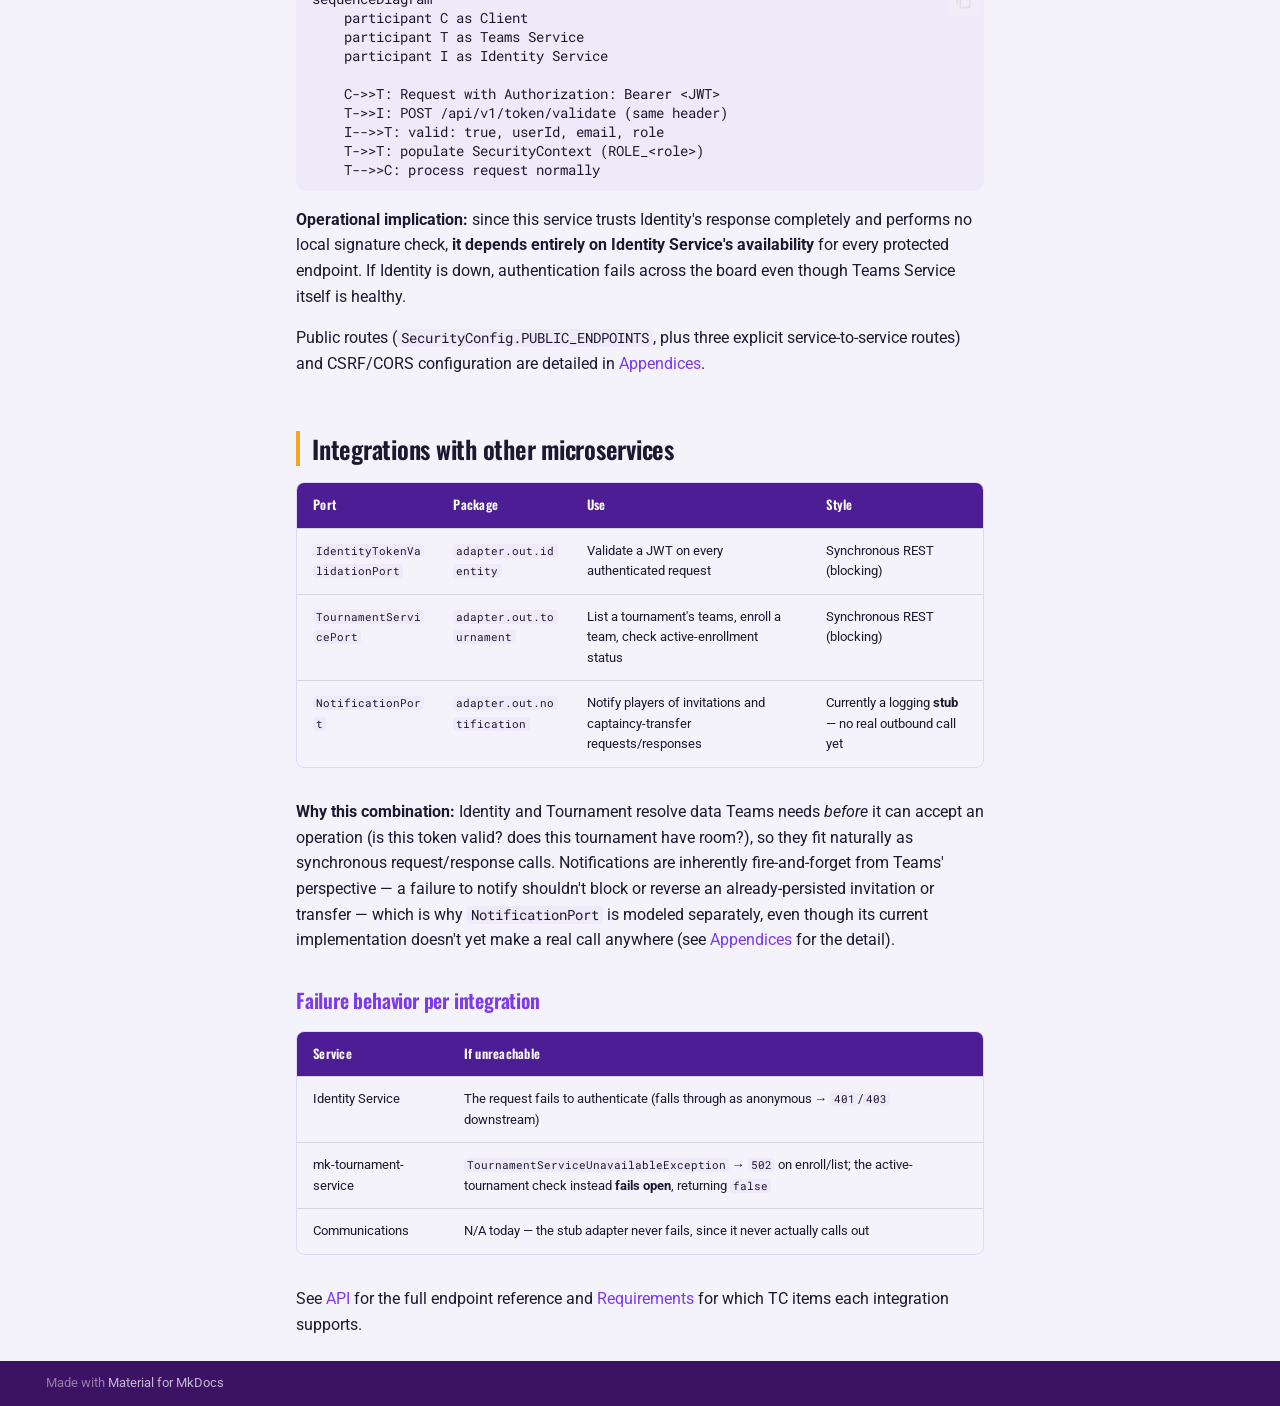
<file: arquitectura/index.html>
<!doctype html>
<html lang="en" class="no-js">
  <head>
    
      <meta charset="utf-8">
      <meta name="viewport" content="width=device-width,initial-scale=1">
      
        <meta name="description" content="TechCup FÃºtbol - Teams Service documentation">
      
      
      
      
        <link rel="prev" href="../configuracion/">
      
      
        <link rel="next" href="../api/">
      
      
        
      
      
      <link rel="icon" href="../assets/images/favicon.png">
      <meta name="generator" content="mkdocs-1.6.1, mkdocs-material-9.7.6">
    
    
      
        <title>Architecture - Teams Service (service-teams)</title>
      
    
    
      <link rel="stylesheet" href="../assets/stylesheets/main.484c7ddc.min.css">
      
        
        <link rel="stylesheet" href="../assets/stylesheets/palette.ab4e12ef.min.css">
      
      


    
    
      
    
    
      
        
        
        <link rel="preconnect" href="https://fonts.gstatic.com" crossorigin>
        <link rel="stylesheet" href="https://fonts.googleapis.com/css?family=Roboto:300,300i,400,400i,700,700i%7CRoboto+Mono:400,400i,700,700i&display=fallback">
        <style>:root{--md-text-font:"Roboto";--md-code-font:"Roboto Mono"}</style>
      
    
    
      <link rel="stylesheet" href="../assets/stylesheets/extra.css">
    
    <script>__md_scope=new URL("..",location),__md_hash=e=>[...e].reduce(((e,_)=>(e<<5)-e+_.charCodeAt(0)),0),__md_get=(e,_=localStorage,t=__md_scope)=>JSON.parse(_.getItem(t.pathname+"."+e)),__md_set=(e,_,t=localStorage,a=__md_scope)=>{try{t.setItem(a.pathname+"."+e,JSON.stringify(_))}catch(e){}}</script>
    
      

    
    
  </head>
  
  
    
    
      
    
    
    
    
    <body dir="ltr" data-md-color-scheme="default" data-md-color-primary="indigo" data-md-color-accent="indigo">
  
    
    <input class="md-toggle" data-md-toggle="drawer" type="checkbox" id="__drawer" autocomplete="off">
    <input class="md-toggle" data-md-toggle="search" type="checkbox" id="__search" autocomplete="off">
    <label class="md-overlay" for="__drawer"></label>
    <div data-md-component="skip">
      
        
        <a href="#architecture" class="md-skip">
          Skip to content
        </a>
      
    </div>
    <div data-md-component="announce">
      
    </div>
    
    
      

<header class="md-header" data-md-component="header">
  <nav class="md-header__inner md-grid" aria-label="Header">
    <a href=".." title="Teams Service (service-teams)" class="md-header__button md-logo" aria-label="Teams Service (service-teams)" data-md-component="logo">
      
  
  <svg xmlns="http://www.w3.org/2000/svg" viewBox="0 0 24 24"><path d="M12 8a3 3 0 0 0 3-3 3 3 0 0 0-3-3 3 3 0 0 0-3 3 3 3 0 0 0 3 3m0 3.54C9.64 9.35 6.5 8 3 8v11c3.5 0 6.64 1.35 9 3.54 2.36-2.19 5.5-3.54 9-3.54V8c-3.5 0-6.64 1.35-9 3.54"/></svg>

    </a>
    <label class="md-header__button md-icon" for="__drawer">
      
      <svg xmlns="http://www.w3.org/2000/svg" viewBox="0 0 24 24"><path d="M3 6h18v2H3zm0 5h18v2H3zm0 5h18v2H3z"/></svg>
    </label>
    <div class="md-header__title" data-md-component="header-title">
      <div class="md-header__ellipsis">
        <div class="md-header__topic">
          <span class="md-ellipsis">
            Teams Service (service-teams)
          </span>
        </div>
        <div class="md-header__topic" data-md-component="header-topic">
          <span class="md-ellipsis">
            
              Architecture
            
          </span>
        </div>
      </div>
    </div>
    
      
        <form class="md-header__option" data-md-component="palette">
  
    
    
    
    <input class="md-option" data-md-color-media="(prefers-color-scheme: light)" data-md-color-scheme="default" data-md-color-primary="indigo" data-md-color-accent="indigo"  aria-label="Switch to dark mode"  type="radio" name="__palette" id="__palette_0">
    
      <label class="md-header__button md-icon" title="Switch to dark mode" for="__palette_1" hidden>
        <svg xmlns="http://www.w3.org/2000/svg" viewBox="0 0 24 24"><path d="M12 8a4 4 0 0 0-4 4 4 4 0 0 0 4 4 4 4 0 0 0 4-4 4 4 0 0 0-4-4m0 10a6 6 0 0 1-6-6 6 6 0 0 1 6-6 6 6 0 0 1 6 6 6 6 0 0 1-6 6m8-9.31V4h-4.69L12 .69 8.69 4H4v4.69L.69 12 4 15.31V20h4.69L12 23.31 15.31 20H20v-4.69L23.31 12z"/></svg>
      </label>
    
  
    
    
    
    <input class="md-option" data-md-color-media="(prefers-color-scheme: dark)" data-md-color-scheme="slate" data-md-color-primary="indigo" data-md-color-accent="indigo"  aria-label="Switch to light mode"  type="radio" name="__palette" id="__palette_1">
    
      <label class="md-header__button md-icon" title="Switch to light mode" for="__palette_0" hidden>
        <svg xmlns="http://www.w3.org/2000/svg" viewBox="0 0 24 24"><path d="M12 18c-.89 0-1.74-.2-2.5-.55C11.56 16.5 13 14.42 13 12s-1.44-4.5-3.5-5.45C10.26 6.2 11.11 6 12 6a6 6 0 0 1 6 6 6 6 0 0 1-6 6m8-9.31V4h-4.69L12 .69 8.69 4H4v4.69L.69 12 4 15.31V20h4.69L12 23.31 15.31 20H20v-4.69L23.31 12z"/></svg>
      </label>
    
  
</form>
      
    
    
      <script>var palette=__md_get("__palette");if(palette&&palette.color){if("(prefers-color-scheme)"===palette.color.media){var media=matchMedia("(prefers-color-scheme: light)"),input=document.querySelector(media.matches?"[data-md-color-media='(prefers-color-scheme: light)']":"[data-md-color-media='(prefers-color-scheme: dark)']");palette.color.media=input.getAttribute("data-md-color-media"),palette.color.scheme=input.getAttribute("data-md-color-scheme"),palette.color.primary=input.getAttribute("data-md-color-primary"),palette.color.accent=input.getAttribute("data-md-color-accent")}for(var[key,value]of Object.entries(palette.color))document.body.setAttribute("data-md-color-"+key,value)}</script>
    
    
    
      
      
        <label class="md-header__button md-icon" for="__search">
          
          <svg xmlns="http://www.w3.org/2000/svg" viewBox="0 0 24 24"><path d="M9.5 3A6.5 6.5 0 0 1 16 9.5c0 1.61-.59 3.09-1.56 4.23l.27.27h.79l5 5-1.5 1.5-5-5v-.79l-.27-.27A6.52 6.52 0 0 1 9.5 16 6.5 6.5 0 0 1 3 9.5 6.5 6.5 0 0 1 9.5 3m0 2C7 5 5 7 5 9.5S7 14 9.5 14 14 12 14 9.5 12 5 9.5 5"/></svg>
        </label>
        <div class="md-search" data-md-component="search" role="dialog">
  <label class="md-search__overlay" for="__search"></label>
  <div class="md-search__inner" role="search">
    <form class="md-search__form" name="search">
      <input type="text" class="md-search__input" name="query" aria-label="Search" placeholder="Search" autocapitalize="off" autocorrect="off" autocomplete="off" spellcheck="false" data-md-component="search-query" required>
      <label class="md-search__icon md-icon" for="__search">
        
        <svg xmlns="http://www.w3.org/2000/svg" viewBox="0 0 24 24"><path d="M9.5 3A6.5 6.5 0 0 1 16 9.5c0 1.61-.59 3.09-1.56 4.23l.27.27h.79l5 5-1.5 1.5-5-5v-.79l-.27-.27A6.52 6.52 0 0 1 9.5 16 6.5 6.5 0 0 1 3 9.5 6.5 6.5 0 0 1 9.5 3m0 2C7 5 5 7 5 9.5S7 14 9.5 14 14 12 14 9.5 12 5 9.5 5"/></svg>
        
        <svg xmlns="http://www.w3.org/2000/svg" viewBox="0 0 24 24"><path d="M20 11v2H8l5.5 5.5-1.42 1.42L4.16 12l7.92-7.92L13.5 5.5 8 11z"/></svg>
      </label>
      <nav class="md-search__options" aria-label="Search">
        
        <button type="reset" class="md-search__icon md-icon" title="Clear" aria-label="Clear" tabindex="-1">
          
          <svg xmlns="http://www.w3.org/2000/svg" viewBox="0 0 24 24"><path d="M19 6.41 17.59 5 12 10.59 6.41 5 5 6.41 10.59 12 5 17.59 6.41 19 12 13.41 17.59 19 19 17.59 13.41 12z"/></svg>
        </button>
      </nav>
      
        <div class="md-search__suggest" data-md-component="search-suggest"></div>
      
    </form>
    <div class="md-search__output">
      <div class="md-search__scrollwrap" tabindex="0" data-md-scrollfix>
        <div class="md-search-result" data-md-component="search-result">
          <div class="md-search-result__meta">
            Initializing search
          </div>
          <ol class="md-search-result__list" role="presentation"></ol>
        </div>
      </div>
    </div>
  </div>
</div>
      
    
    
      <div class="md-header__source">
        <a href="https://github.com/TECH-CUP-2026-INT/cc-teams-service" title="Go to repository" class="md-source" data-md-component="source">
  <div class="md-source__icon md-icon">
    
    <svg xmlns="http://www.w3.org/2000/svg" viewBox="0 0 448 512"><!--! Font Awesome Free 7.1.0 by @fontawesome - https://fontawesome.com License - https://fontawesome.com/license/free (Icons: CC BY 4.0, Fonts: SIL OFL 1.1, Code: MIT License) Copyright 2025 Fonticons, Inc.--><path d="M439.6 236.1 244 40.5c-5.4-5.5-12.8-8.5-20.4-8.5s-15 3-20.4 8.4L162.5 81l51.5 51.5c27.1-9.1 52.7 16.8 43.4 43.7l49.7 49.7c34.2-11.8 61.2 31 35.5 56.7-26.5 26.5-70.2-2.9-56-37.3L240.3 199v121.9c25.3 12.5 22.3 41.8 9.1 55-6.4 6.4-15.2 10.1-24.3 10.1s-17.8-3.6-24.3-10.1c-17.6-17.6-11.1-46.9 11.2-56v-123c-20.8-8.5-24.6-30.7-18.6-45L142.6 101 8.5 235.1C3 240.6 0 247.9 0 255.5s3 15 8.5 20.4l195.6 195.7c5.4 5.4 12.7 8.4 20.4 8.4s15-3 20.4-8.4l194.7-194.7c5.4-5.4 8.4-12.8 8.4-20.4s-3-15-8.4-20.4"/></svg>
  </div>
  <div class="md-source__repository">
    TECH-CUP-2026-INT/cc-teams-service
  </div>
</a>
      </div>
    
  </nav>
  
</header>
    
    <div class="md-container" data-md-component="container">
      
      
        
          
            
<nav class="md-tabs" aria-label="Tabs" data-md-component="tabs">
  <div class="md-grid">
    <ul class="md-tabs__list">
      
        
  
  
  
  
    <li class="md-tabs__item">
      <a href=".." class="md-tabs__link">
        
  
  
    
  
  Home

      </a>
    </li>
  

      
        
  
  
  
  
    <li class="md-tabs__item">
      <a href="../introduccion/" class="md-tabs__link">
        
  
  
    
  
  Introduction

      </a>
    </li>
  

      
        
  
  
  
  
    <li class="md-tabs__item">
      <a href="../requerimientos/" class="md-tabs__link">
        
  
  
    
  
  Requirements

      </a>
    </li>
  

      
        
  
  
  
  
    <li class="md-tabs__item">
      <a href="../configuracion/" class="md-tabs__link">
        
  
  
    
  
  Configuration

      </a>
    </li>
  

      
        
  
  
  
    
  
  
    <li class="md-tabs__item md-tabs__item--active">
      <a href="./" class="md-tabs__link">
        
  
  
    
  
  Architecture

      </a>
    </li>
  

      
        
  
  
  
  
    <li class="md-tabs__item">
      <a href="../api/" class="md-tabs__link">
        
  
  
    
  
  API

      </a>
    </li>
  

      
        
  
  
  
  
    <li class="md-tabs__item">
      <a href="../pruebas/" class="md-tabs__link">
        
  
  
    
  
  Testing

      </a>
    </li>
  

      
        
  
  
  
  
    <li class="md-tabs__item">
      <a href="../equipo/" class="md-tabs__link">
        
  
  
    
  
  Team

      </a>
    </li>
  

      
        
  
  
  
  
    <li class="md-tabs__item">
      <a href="../anexos/" class="md-tabs__link">
        
  
  
    
  
  Appendices

      </a>
    </li>
  

      
    </ul>
  </div>
</nav>
          
        
      
      <main class="md-main" data-md-component="main">
        <div class="md-main__inner md-grid">
          
            
              
              <div class="md-sidebar md-sidebar--primary" data-md-component="sidebar" data-md-type="navigation" >
                <div class="md-sidebar__scrollwrap">
                  <div class="md-sidebar__inner">
                    


  


<nav class="md-nav md-nav--primary md-nav--lifted" aria-label="Navigation" data-md-level="0">
  <label class="md-nav__title" for="__drawer">
    <a href=".." title="Teams Service (service-teams)" class="md-nav__button md-logo" aria-label="Teams Service (service-teams)" data-md-component="logo">
      
  
  <svg xmlns="http://www.w3.org/2000/svg" viewBox="0 0 24 24"><path d="M12 8a3 3 0 0 0 3-3 3 3 0 0 0-3-3 3 3 0 0 0-3 3 3 3 0 0 0 3 3m0 3.54C9.64 9.35 6.5 8 3 8v11c3.5 0 6.64 1.35 9 3.54 2.36-2.19 5.5-3.54 9-3.54V8c-3.5 0-6.64 1.35-9 3.54"/></svg>

    </a>
    Teams Service (service-teams)
  </label>
  
    <div class="md-nav__source">
      <a href="https://github.com/TECH-CUP-2026-INT/cc-teams-service" title="Go to repository" class="md-source" data-md-component="source">
  <div class="md-source__icon md-icon">
    
    <svg xmlns="http://www.w3.org/2000/svg" viewBox="0 0 448 512"><!--! Font Awesome Free 7.1.0 by @fontawesome - https://fontawesome.com License - https://fontawesome.com/license/free (Icons: CC BY 4.0, Fonts: SIL OFL 1.1, Code: MIT License) Copyright 2025 Fonticons, Inc.--><path d="M439.6 236.1 244 40.5c-5.4-5.5-12.8-8.5-20.4-8.5s-15 3-20.4 8.4L162.5 81l51.5 51.5c27.1-9.1 52.7 16.8 43.4 43.7l49.7 49.7c34.2-11.8 61.2 31 35.5 56.7-26.5 26.5-70.2-2.9-56-37.3L240.3 199v121.9c25.3 12.5 22.3 41.8 9.1 55-6.4 6.4-15.2 10.1-24.3 10.1s-17.8-3.6-24.3-10.1c-17.6-17.6-11.1-46.9 11.2-56v-123c-20.8-8.5-24.6-30.7-18.6-45L142.6 101 8.5 235.1C3 240.6 0 247.9 0 255.5s3 15 8.5 20.4l195.6 195.7c5.4 5.4 12.7 8.4 20.4 8.4s15-3 20.4-8.4l194.7-194.7c5.4-5.4 8.4-12.8 8.4-20.4s-3-15-8.4-20.4"/></svg>
  </div>
  <div class="md-source__repository">
    TECH-CUP-2026-INT/cc-teams-service
  </div>
</a>
    </div>
  
  <ul class="md-nav__list" data-md-scrollfix>
    
      
      
  
  
  
  
    <li class="md-nav__item">
      <a href=".." class="md-nav__link">
        
  
  
  <span class="md-ellipsis">
    
  
    Home
  

    
  </span>
  
  

      </a>
    </li>
  

    
      
      
  
  
  
  
    <li class="md-nav__item">
      <a href="../introduccion/" class="md-nav__link">
        
  
  
  <span class="md-ellipsis">
    
  
    Introduction
  

    
  </span>
  
  

      </a>
    </li>
  

    
      
      
  
  
  
  
    <li class="md-nav__item">
      <a href="../requerimientos/" class="md-nav__link">
        
  
  
  <span class="md-ellipsis">
    
  
    Requirements
  

    
  </span>
  
  

      </a>
    </li>
  

    
      
      
  
  
  
  
    <li class="md-nav__item">
      <a href="../configuracion/" class="md-nav__link">
        
  
  
  <span class="md-ellipsis">
    
  
    Configuration
  

    
  </span>
  
  

      </a>
    </li>
  

    
      
      
  
  
    
  
  
  
    <li class="md-nav__item md-nav__item--active">
      
      <input class="md-nav__toggle md-toggle" type="checkbox" id="__toc">
      
      
        
      
      
        <label class="md-nav__link md-nav__link--active" for="__toc">
          
  
  
  <span class="md-ellipsis">
    
  
    Architecture
  

    
  </span>
  
  

          <span class="md-nav__icon md-icon"></span>
        </label>
      
      <a href="./" class="md-nav__link md-nav__link--active">
        
  
  
  <span class="md-ellipsis">
    
  
    Architecture
  

    
  </span>
  
  

      </a>
      
        

<nav class="md-nav md-nav--secondary" aria-label="Table of contents">
  
  
  
    
  
  
    <label class="md-nav__title" for="__toc">
      <span class="md-nav__icon md-icon"></span>
      Table of contents
    </label>
    <ul class="md-nav__list" data-md-component="toc" data-md-scrollfix>
      
        <li class="md-nav__item">
  <a href="#layers" class="md-nav__link">
    <span class="md-ellipsis">
      
        Layers
      
    </span>
  </a>
  
</li>
      
        <li class="md-nav__item">
  <a href="#data-model" class="md-nav__link">
    <span class="md-ellipsis">
      
        Data model
      
    </span>
  </a>
  
</li>
      
        <li class="md-nav__item">
  <a href="#security" class="md-nav__link">
    <span class="md-ellipsis">
      
        Security
      
    </span>
  </a>
  
</li>
      
        <li class="md-nav__item">
  <a href="#integrations-with-other-microservices" class="md-nav__link">
    <span class="md-ellipsis">
      
        Integrations with other microservices
      
    </span>
  </a>
  
    <nav class="md-nav" aria-label="Integrations with other microservices">
      <ul class="md-nav__list">
        
          <li class="md-nav__item">
  <a href="#failure-behavior-per-integration" class="md-nav__link">
    <span class="md-ellipsis">
      
        Failure behavior per integration
      
    </span>
  </a>
  
</li>
        
      </ul>
    </nav>
  
</li>
      
    </ul>
  
</nav>
      
    </li>
  

    
      
      
  
  
  
  
    <li class="md-nav__item">
      <a href="../api/" class="md-nav__link">
        
  
  
  <span class="md-ellipsis">
    
  
    API
  

    
  </span>
  
  

      </a>
    </li>
  

    
      
      
  
  
  
  
    <li class="md-nav__item">
      <a href="../pruebas/" class="md-nav__link">
        
  
  
  <span class="md-ellipsis">
    
  
    Testing
  

    
  </span>
  
  

      </a>
    </li>
  

    
      
      
  
  
  
  
    <li class="md-nav__item">
      <a href="../equipo/" class="md-nav__link">
        
  
  
  <span class="md-ellipsis">
    
  
    Team
  

    
  </span>
  
  

      </a>
    </li>
  

    
      
      
  
  
  
  
    <li class="md-nav__item">
      <a href="../anexos/" class="md-nav__link">
        
  
  
  <span class="md-ellipsis">
    
  
    Appendices
  

    
  </span>
  
  

      </a>
    </li>
  

    
  </ul>
</nav>
                  </div>
                </div>
              </div>
            
            
              
              <div class="md-sidebar md-sidebar--secondary" data-md-component="sidebar" data-md-type="toc" >
                <div class="md-sidebar__scrollwrap">
                  <div class="md-sidebar__inner">
                    

<nav class="md-nav md-nav--secondary" aria-label="Table of contents">
  
  
  
    
  
  
    <label class="md-nav__title" for="__toc">
      <span class="md-nav__icon md-icon"></span>
      Table of contents
    </label>
    <ul class="md-nav__list" data-md-component="toc" data-md-scrollfix>
      
        <li class="md-nav__item">
  <a href="#layers" class="md-nav__link">
    <span class="md-ellipsis">
      
        Layers
      
    </span>
  </a>
  
</li>
      
        <li class="md-nav__item">
  <a href="#data-model" class="md-nav__link">
    <span class="md-ellipsis">
      
        Data model
      
    </span>
  </a>
  
</li>
      
        <li class="md-nav__item">
  <a href="#security" class="md-nav__link">
    <span class="md-ellipsis">
      
        Security
      
    </span>
  </a>
  
</li>
      
        <li class="md-nav__item">
  <a href="#integrations-with-other-microservices" class="md-nav__link">
    <span class="md-ellipsis">
      
        Integrations with other microservices
      
    </span>
  </a>
  
    <nav class="md-nav" aria-label="Integrations with other microservices">
      <ul class="md-nav__list">
        
          <li class="md-nav__item">
  <a href="#failure-behavior-per-integration" class="md-nav__link">
    <span class="md-ellipsis">
      
        Failure behavior per integration
      
    </span>
  </a>
  
</li>
        
      </ul>
    </nav>
  
</li>
      
    </ul>
  
</nav>
                  </div>
                </div>
              </div>
            
          
          
            <div class="md-content" data-md-component="content">
              
              <article class="md-content__inner md-typeset">
                
                  


  
  


<h1 id="architecture">Architecture<a class="headerlink" href="#architecture" title="Permanent link">&para;</a></h1>
<p>Teams Service follows <strong>hexagonal architecture</strong> (ports and adapters): a
framework-free domain core, use cases in the application layer, and
adapters in infrastructure.</p>
<h2 id="layers">Layers<a class="headerlink" href="#layers" title="Permanent link">&para;</a></h2>
<div class="highlight"><pre><span></span><code>domain/model/          -&gt; Team, TeamMember, TeamInvitation, CaptaincyTransferRequest, AuditEvent
domain/enums/           -&gt; TeamMemberRole, InvitationStatus, TransferRequestStatus, AuditActionType
domain/exception/       -&gt; Domain exceptions
domain/port/in/          -&gt; Use cases (interfaces)
domain/port/out/         -&gt; Outbound ports (interfaces)

application/usecase/    -&gt; Use case implementations (port/in)

infrastructure/adapter/in/rest/       -&gt; REST controllers, DTOs, global exception handler
infrastructure/adapter/out/persistence/ -&gt; MongoDB adapters
infrastructure/adapter/out/identity/    -&gt; Feign client to Identity Service (JWT validation)
infrastructure/adapter/out/tournament/  -&gt; Feign client to mk-tournament-service
infrastructure/adapter/out/notification/ -&gt; Notification adapter (currently a stub)
infrastructure/config/                 -&gt; Security (JWT filter), Swagger, CORS
infrastructure/mapper/                  -&gt; Domain &lt;-&gt; DTO mappers
</code></pre></div>
<h2 id="data-model">Data model<a class="headerlink" href="#data-model" title="Permanent link">&para;</a></h2>
<table>
<thead>
<tr>
<th>Entity</th>
<th>Description</th>
<th>Key constraint</th>
</tr>
</thead>
<tbody>
<tr>
<td><code>Team</code></td>
<td>A team with name, logo, colors, captain, and member list</td>
<td>name unique platform-wide; <code>MAX_MEMBERS = 12</code>; <code>MIN_MEMBERS_FOR_TOURNAMENT = 7</code></td>
</tr>
<tr>
<td><code>TeamMember</code></td>
<td>A member of a team, with <code>TeamMemberRole</code> (<code>CAPTAIN</code> / <code>PLAYER</code>)</td>
<td>one entry per <code>userId</code> per team</td>
</tr>
<tr>
<td><code>TeamInvitation</code></td>
<td>An invitation sent by a captain to a player</td>
<td><code>InvitationStatus</code>: <code>PENDING</code> → <code>ACCEPTED</code>/<code>REJECTED</code>; only one <code>PENDING</code> invitation per <code>(teamId, invitedUserId)</code> at a time</td>
</tr>
<tr>
<td><code>CaptaincyTransferRequest</code></td>
<td>A pending change of captaincy, either captain-initiated or player-applied</td>
<td><code>TransferRequestStatus</code>: <code>PENDING</code> → <code>ACCEPTED</code>/<code>REJECTED</code>; only one <code>PENDING</code> request per team at a time</td>
</tr>
<tr>
<td><code>AuditEvent</code></td>
<td>A recorded security/audit event for one of the entities above</td>
<td>queryable via <code>GET /api/v1/audit</code>, <code>ADMIN</code> only</td>
</tr>
</tbody>
</table>
<p><strong>Design assumption:</strong> all internal and external identifiers (<code>teamId</code>,
<code>playerId</code>, <code>tournamentId</code>, <code>captainId</code>, etc.) are modeled as <code>UUID</code>,
matching the convention used across the TechCup platform's own services.</p>
<h2 id="security">Security<a class="headerlink" href="#security" title="Permanent link">&para;</a></h2>
<p>Unlike Identity Service, Teams Service does not sign or independently
verify JWTs — it has no local <code>jwt.secret</code>. <code>JwtAuthenticationFilter</code>
forwards the incoming <code>Authorization</code> header to Identity Service's
<code>POST /api/v1/token/validate</code> on every request (via <code>IdentityFeignClient</code>),
and trusts whatever <code>userId</code>/<code>role</code> comes back to populate the
<code>SecurityContext</code>.</p>
<div class="highlight"><pre><span></span><code>sequenceDiagram
    participant C as Client
    participant T as Teams Service
    participant I as Identity Service

    C-&gt;&gt;T: Request with Authorization: Bearer &lt;JWT&gt;
    T-&gt;&gt;I: POST /api/v1/token/validate (same header)
    I--&gt;&gt;T: valid: true, userId, email, role
    T-&gt;&gt;T: populate SecurityContext (ROLE_&lt;role&gt;)
    T--&gt;&gt;C: process request normally
</code></pre></div>
<p><strong>Operational implication:</strong> since this service trusts Identity's response
completely and performs no local signature check, <strong>it depends entirely on
Identity Service's availability</strong> for every protected endpoint. If Identity
is down, authentication fails across the board even though Teams Service
itself is healthy.</p>
<p>Public routes (<code>SecurityConfig.PUBLIC_ENDPOINTS</code>, plus three explicit
service-to-service routes) and CSRF/CORS configuration are detailed in
<a href="../anexos/#security-notes">Appendices</a>.</p>
<h2 id="integrations-with-other-microservices">Integrations with other microservices<a class="headerlink" href="#integrations-with-other-microservices" title="Permanent link">&para;</a></h2>
<table>
<thead>
<tr>
<th>Port</th>
<th>Package</th>
<th>Use</th>
<th>Style</th>
</tr>
</thead>
<tbody>
<tr>
<td><code>IdentityTokenValidationPort</code></td>
<td><code>adapter.out.identity</code></td>
<td>Validate a JWT on every authenticated request</td>
<td>Synchronous REST (blocking)</td>
</tr>
<tr>
<td><code>TournamentServicePort</code></td>
<td><code>adapter.out.tournament</code></td>
<td>List a tournament's teams, enroll a team, check active-enrollment status</td>
<td>Synchronous REST (blocking)</td>
</tr>
<tr>
<td><code>NotificationPort</code></td>
<td><code>adapter.out.notification</code></td>
<td>Notify players of invitations and captaincy-transfer requests/responses</td>
<td>Currently a logging <strong>stub</strong> — no real outbound call yet</td>
</tr>
</tbody>
</table>
<p><strong>Why this combination:</strong> Identity and Tournament resolve data Teams needs
<em>before</em> it can accept an operation (is this token valid? does this
tournament have room?), so they fit naturally as synchronous request/response
calls. Notifications are inherently fire-and-forget from Teams' perspective
— a failure to notify shouldn't block or reverse an already-persisted
invitation or transfer — which is why <code>NotificationPort</code> is modeled
separately, even though its current implementation doesn't yet make a real
call anywhere (see <a href="../anexos/">Appendices</a> for the detail).</p>
<h3 id="failure-behavior-per-integration">Failure behavior per integration<a class="headerlink" href="#failure-behavior-per-integration" title="Permanent link">&para;</a></h3>
<table>
<thead>
<tr>
<th>Service</th>
<th>If unreachable</th>
</tr>
</thead>
<tbody>
<tr>
<td>Identity Service</td>
<td>The request fails to authenticate (falls through as anonymous → <code>401</code>/<code>403</code> downstream)</td>
</tr>
<tr>
<td>mk-tournament-service</td>
<td><code>TournamentServiceUnavailableException</code> → <code>502</code> on enroll/list; the active-tournament check instead <strong>fails open</strong>, returning <code>false</code></td>
</tr>
<tr>
<td>Communications</td>
<td>N/A today — the stub adapter never fails, since it never actually calls out</td>
</tr>
</tbody>
</table>
<p>See <a href="../api/">API</a> for the full endpoint reference and <a href="../requerimientos/">Requirements</a> for which TC items each integration supports.</p>












                
              </article>
            </div>
          
          
<script>var target=document.getElementById(location.hash.slice(1));target&&target.name&&(target.checked=target.name.startsWith("__tabbed_"))</script>
        </div>
        
          <button type="button" class="md-top md-icon" data-md-component="top" hidden>
  
  <svg xmlns="http://www.w3.org/2000/svg" viewBox="0 0 24 24"><path d="M13 20h-2V8l-5.5 5.5-1.42-1.42L12 4.16l7.92 7.92-1.42 1.42L13 8z"/></svg>
  Back to top
</button>
        
      </main>
      
        <footer class="md-footer">
  
  <div class="md-footer-meta md-typeset">
    <div class="md-footer-meta__inner md-grid">
      <div class="md-copyright">
  
  
    Made with
    <a href="https://squidfunk.github.io/mkdocs-material/" target="_blank" rel="noopener">
      Material for MkDocs
    </a>
  
</div>
      
    </div>
  </div>
</footer>
      
    </div>
    <div class="md-dialog" data-md-component="dialog">
      <div class="md-dialog__inner md-typeset"></div>
    </div>
    
    
    
      
      
      <script id="__config" type="application/json">{"annotate": null, "base": "..", "features": ["navigation.tabs", "navigation.top", "content.code.copy", "search.suggest"], "search": "../assets/javascripts/workers/search.2c215733.min.js", "tags": null, "translations": {"clipboard.copied": "Copied to clipboard", "clipboard.copy": "Copy to clipboard", "search.result.more.one": "1 more on this page", "search.result.more.other": "# more on this page", "search.result.none": "No matching documents", "search.result.one": "1 matching document", "search.result.other": "# matching documents", "search.result.placeholder": "Type to start searching", "search.result.term.missing": "Missing", "select.version": "Select version"}, "version": null}</script>
    
    
      <script src="../assets/javascripts/bundle.79ae519e.min.js"></script>
      
    
  </body>
</html>
</file>
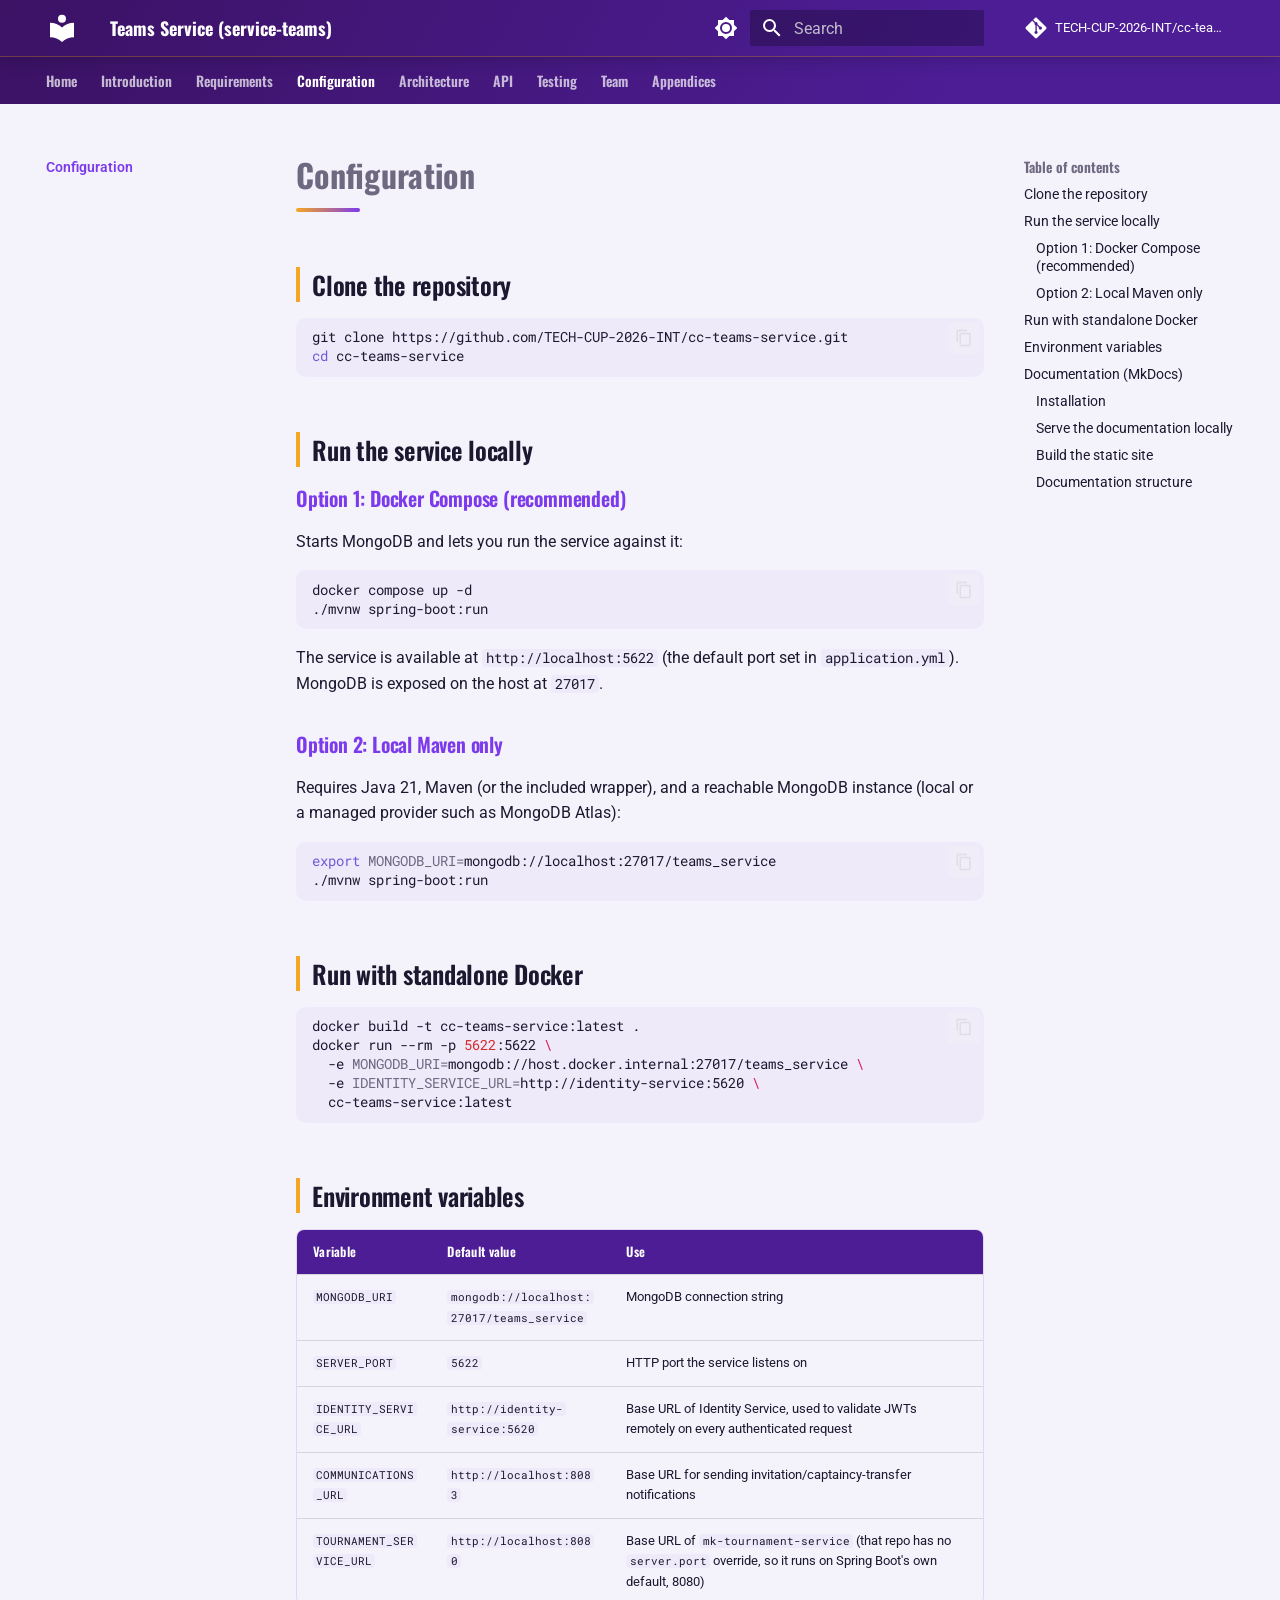
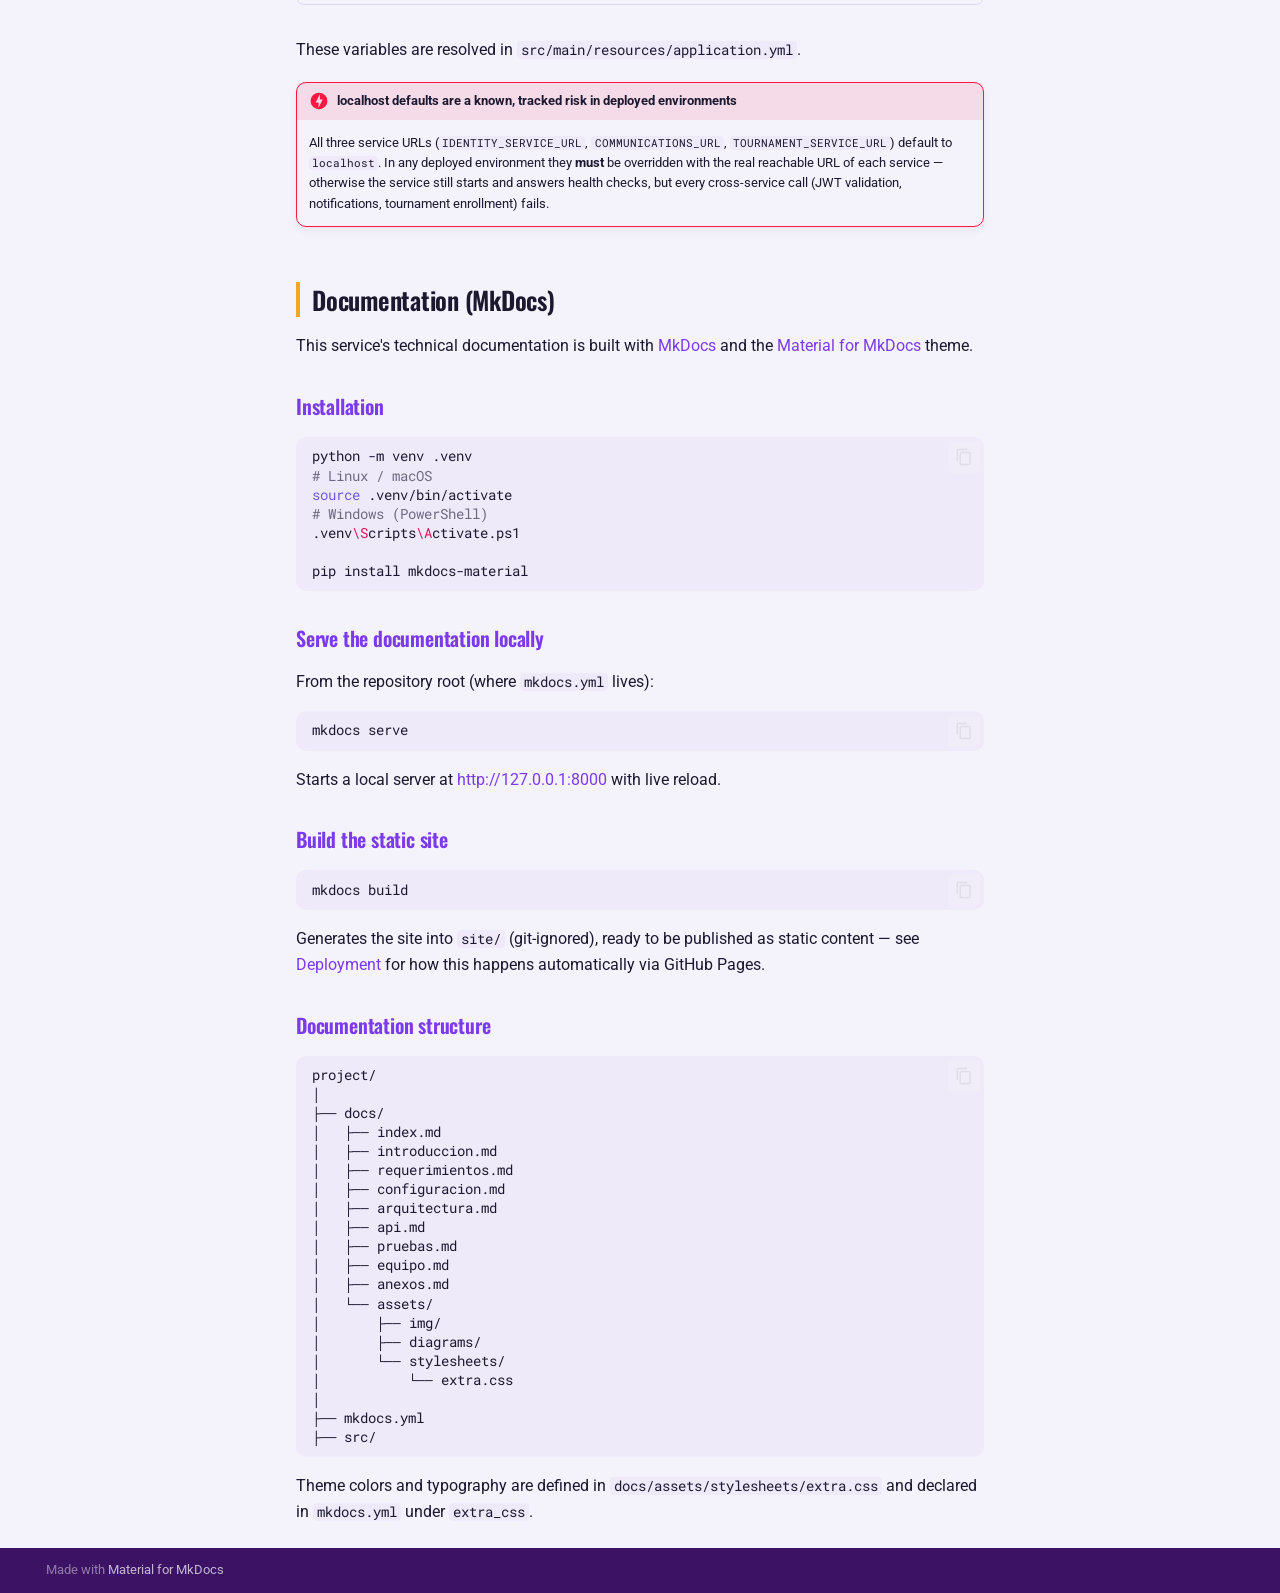
<file: configuracion/index.html>
<!doctype html>
<html lang="en" class="no-js">
  <head>
    
      <meta charset="utf-8">
      <meta name="viewport" content="width=device-width,initial-scale=1">
      
        <meta name="description" content="TechCup FÃºtbol - Teams Service documentation">
      
      
      
      
        <link rel="prev" href="../requerimientos/">
      
      
        <link rel="next" href="../arquitectura/">
      
      
        
      
      
      <link rel="icon" href="../assets/images/favicon.png">
      <meta name="generator" content="mkdocs-1.6.1, mkdocs-material-9.7.6">
    
    
      
        <title>Configuration - Teams Service (service-teams)</title>
      
    
    
      <link rel="stylesheet" href="../assets/stylesheets/main.484c7ddc.min.css">
      
        
        <link rel="stylesheet" href="../assets/stylesheets/palette.ab4e12ef.min.css">
      
      


    
    
      
    
    
      
        
        
        <link rel="preconnect" href="https://fonts.gstatic.com" crossorigin>
        <link rel="stylesheet" href="https://fonts.googleapis.com/css?family=Roboto:300,300i,400,400i,700,700i%7CRoboto+Mono:400,400i,700,700i&display=fallback">
        <style>:root{--md-text-font:"Roboto";--md-code-font:"Roboto Mono"}</style>
      
    
    
      <link rel="stylesheet" href="../assets/stylesheets/extra.css">
    
    <script>__md_scope=new URL("..",location),__md_hash=e=>[...e].reduce(((e,_)=>(e<<5)-e+_.charCodeAt(0)),0),__md_get=(e,_=localStorage,t=__md_scope)=>JSON.parse(_.getItem(t.pathname+"."+e)),__md_set=(e,_,t=localStorage,a=__md_scope)=>{try{t.setItem(a.pathname+"."+e,JSON.stringify(_))}catch(e){}}</script>
    
      

    
    
  </head>
  
  
    
    
      
    
    
    
    
    <body dir="ltr" data-md-color-scheme="default" data-md-color-primary="indigo" data-md-color-accent="indigo">
  
    
    <input class="md-toggle" data-md-toggle="drawer" type="checkbox" id="__drawer" autocomplete="off">
    <input class="md-toggle" data-md-toggle="search" type="checkbox" id="__search" autocomplete="off">
    <label class="md-overlay" for="__drawer"></label>
    <div data-md-component="skip">
      
        
        <a href="#configuration" class="md-skip">
          Skip to content
        </a>
      
    </div>
    <div data-md-component="announce">
      
    </div>
    
    
      

<header class="md-header" data-md-component="header">
  <nav class="md-header__inner md-grid" aria-label="Header">
    <a href=".." title="Teams Service (service-teams)" class="md-header__button md-logo" aria-label="Teams Service (service-teams)" data-md-component="logo">
      
  
  <svg xmlns="http://www.w3.org/2000/svg" viewBox="0 0 24 24"><path d="M12 8a3 3 0 0 0 3-3 3 3 0 0 0-3-3 3 3 0 0 0-3 3 3 3 0 0 0 3 3m0 3.54C9.64 9.35 6.5 8 3 8v11c3.5 0 6.64 1.35 9 3.54 2.36-2.19 5.5-3.54 9-3.54V8c-3.5 0-6.64 1.35-9 3.54"/></svg>

    </a>
    <label class="md-header__button md-icon" for="__drawer">
      
      <svg xmlns="http://www.w3.org/2000/svg" viewBox="0 0 24 24"><path d="M3 6h18v2H3zm0 5h18v2H3zm0 5h18v2H3z"/></svg>
    </label>
    <div class="md-header__title" data-md-component="header-title">
      <div class="md-header__ellipsis">
        <div class="md-header__topic">
          <span class="md-ellipsis">
            Teams Service (service-teams)
          </span>
        </div>
        <div class="md-header__topic" data-md-component="header-topic">
          <span class="md-ellipsis">
            
              Configuration
            
          </span>
        </div>
      </div>
    </div>
    
      
        <form class="md-header__option" data-md-component="palette">
  
    
    
    
    <input class="md-option" data-md-color-media="(prefers-color-scheme: light)" data-md-color-scheme="default" data-md-color-primary="indigo" data-md-color-accent="indigo"  aria-label="Switch to dark mode"  type="radio" name="__palette" id="__palette_0">
    
      <label class="md-header__button md-icon" title="Switch to dark mode" for="__palette_1" hidden>
        <svg xmlns="http://www.w3.org/2000/svg" viewBox="0 0 24 24"><path d="M12 8a4 4 0 0 0-4 4 4 4 0 0 0 4 4 4 4 0 0 0 4-4 4 4 0 0 0-4-4m0 10a6 6 0 0 1-6-6 6 6 0 0 1 6-6 6 6 0 0 1 6 6 6 6 0 0 1-6 6m8-9.31V4h-4.69L12 .69 8.69 4H4v4.69L.69 12 4 15.31V20h4.69L12 23.31 15.31 20H20v-4.69L23.31 12z"/></svg>
      </label>
    
  
    
    
    
    <input class="md-option" data-md-color-media="(prefers-color-scheme: dark)" data-md-color-scheme="slate" data-md-color-primary="indigo" data-md-color-accent="indigo"  aria-label="Switch to light mode"  type="radio" name="__palette" id="__palette_1">
    
      <label class="md-header__button md-icon" title="Switch to light mode" for="__palette_0" hidden>
        <svg xmlns="http://www.w3.org/2000/svg" viewBox="0 0 24 24"><path d="M12 18c-.89 0-1.74-.2-2.5-.55C11.56 16.5 13 14.42 13 12s-1.44-4.5-3.5-5.45C10.26 6.2 11.11 6 12 6a6 6 0 0 1 6 6 6 6 0 0 1-6 6m8-9.31V4h-4.69L12 .69 8.69 4H4v4.69L.69 12 4 15.31V20h4.69L12 23.31 15.31 20H20v-4.69L23.31 12z"/></svg>
      </label>
    
  
</form>
      
    
    
      <script>var palette=__md_get("__palette");if(palette&&palette.color){if("(prefers-color-scheme)"===palette.color.media){var media=matchMedia("(prefers-color-scheme: light)"),input=document.querySelector(media.matches?"[data-md-color-media='(prefers-color-scheme: light)']":"[data-md-color-media='(prefers-color-scheme: dark)']");palette.color.media=input.getAttribute("data-md-color-media"),palette.color.scheme=input.getAttribute("data-md-color-scheme"),palette.color.primary=input.getAttribute("data-md-color-primary"),palette.color.accent=input.getAttribute("data-md-color-accent")}for(var[key,value]of Object.entries(palette.color))document.body.setAttribute("data-md-color-"+key,value)}</script>
    
    
    
      
      
        <label class="md-header__button md-icon" for="__search">
          
          <svg xmlns="http://www.w3.org/2000/svg" viewBox="0 0 24 24"><path d="M9.5 3A6.5 6.5 0 0 1 16 9.5c0 1.61-.59 3.09-1.56 4.23l.27.27h.79l5 5-1.5 1.5-5-5v-.79l-.27-.27A6.52 6.52 0 0 1 9.5 16 6.5 6.5 0 0 1 3 9.5 6.5 6.5 0 0 1 9.5 3m0 2C7 5 5 7 5 9.5S7 14 9.5 14 14 12 14 9.5 12 5 9.5 5"/></svg>
        </label>
        <div class="md-search" data-md-component="search" role="dialog">
  <label class="md-search__overlay" for="__search"></label>
  <div class="md-search__inner" role="search">
    <form class="md-search__form" name="search">
      <input type="text" class="md-search__input" name="query" aria-label="Search" placeholder="Search" autocapitalize="off" autocorrect="off" autocomplete="off" spellcheck="false" data-md-component="search-query" required>
      <label class="md-search__icon md-icon" for="__search">
        
        <svg xmlns="http://www.w3.org/2000/svg" viewBox="0 0 24 24"><path d="M9.5 3A6.5 6.5 0 0 1 16 9.5c0 1.61-.59 3.09-1.56 4.23l.27.27h.79l5 5-1.5 1.5-5-5v-.79l-.27-.27A6.52 6.52 0 0 1 9.5 16 6.5 6.5 0 0 1 3 9.5 6.5 6.5 0 0 1 9.5 3m0 2C7 5 5 7 5 9.5S7 14 9.5 14 14 12 14 9.5 12 5 9.5 5"/></svg>
        
        <svg xmlns="http://www.w3.org/2000/svg" viewBox="0 0 24 24"><path d="M20 11v2H8l5.5 5.5-1.42 1.42L4.16 12l7.92-7.92L13.5 5.5 8 11z"/></svg>
      </label>
      <nav class="md-search__options" aria-label="Search">
        
        <button type="reset" class="md-search__icon md-icon" title="Clear" aria-label="Clear" tabindex="-1">
          
          <svg xmlns="http://www.w3.org/2000/svg" viewBox="0 0 24 24"><path d="M19 6.41 17.59 5 12 10.59 6.41 5 5 6.41 10.59 12 5 17.59 6.41 19 12 13.41 17.59 19 19 17.59 13.41 12z"/></svg>
        </button>
      </nav>
      
        <div class="md-search__suggest" data-md-component="search-suggest"></div>
      
    </form>
    <div class="md-search__output">
      <div class="md-search__scrollwrap" tabindex="0" data-md-scrollfix>
        <div class="md-search-result" data-md-component="search-result">
          <div class="md-search-result__meta">
            Initializing search
          </div>
          <ol class="md-search-result__list" role="presentation"></ol>
        </div>
      </div>
    </div>
  </div>
</div>
      
    
    
      <div class="md-header__source">
        <a href="https://github.com/TECH-CUP-2026-INT/cc-teams-service" title="Go to repository" class="md-source" data-md-component="source">
  <div class="md-source__icon md-icon">
    
    <svg xmlns="http://www.w3.org/2000/svg" viewBox="0 0 448 512"><!--! Font Awesome Free 7.1.0 by @fontawesome - https://fontawesome.com License - https://fontawesome.com/license/free (Icons: CC BY 4.0, Fonts: SIL OFL 1.1, Code: MIT License) Copyright 2025 Fonticons, Inc.--><path d="M439.6 236.1 244 40.5c-5.4-5.5-12.8-8.5-20.4-8.5s-15 3-20.4 8.4L162.5 81l51.5 51.5c27.1-9.1 52.7 16.8 43.4 43.7l49.7 49.7c34.2-11.8 61.2 31 35.5 56.7-26.5 26.5-70.2-2.9-56-37.3L240.3 199v121.9c25.3 12.5 22.3 41.8 9.1 55-6.4 6.4-15.2 10.1-24.3 10.1s-17.8-3.6-24.3-10.1c-17.6-17.6-11.1-46.9 11.2-56v-123c-20.8-8.5-24.6-30.7-18.6-45L142.6 101 8.5 235.1C3 240.6 0 247.9 0 255.5s3 15 8.5 20.4l195.6 195.7c5.4 5.4 12.7 8.4 20.4 8.4s15-3 20.4-8.4l194.7-194.7c5.4-5.4 8.4-12.8 8.4-20.4s-3-15-8.4-20.4"/></svg>
  </div>
  <div class="md-source__repository">
    TECH-CUP-2026-INT/cc-teams-service
  </div>
</a>
      </div>
    
  </nav>
  
</header>
    
    <div class="md-container" data-md-component="container">
      
      
        
          
            
<nav class="md-tabs" aria-label="Tabs" data-md-component="tabs">
  <div class="md-grid">
    <ul class="md-tabs__list">
      
        
  
  
  
  
    <li class="md-tabs__item">
      <a href=".." class="md-tabs__link">
        
  
  
    
  
  Home

      </a>
    </li>
  

      
        
  
  
  
  
    <li class="md-tabs__item">
      <a href="../introduccion/" class="md-tabs__link">
        
  
  
    
  
  Introduction

      </a>
    </li>
  

      
        
  
  
  
  
    <li class="md-tabs__item">
      <a href="../requerimientos/" class="md-tabs__link">
        
  
  
    
  
  Requirements

      </a>
    </li>
  

      
        
  
  
  
    
  
  
    <li class="md-tabs__item md-tabs__item--active">
      <a href="./" class="md-tabs__link">
        
  
  
    
  
  Configuration

      </a>
    </li>
  

      
        
  
  
  
  
    <li class="md-tabs__item">
      <a href="../arquitectura/" class="md-tabs__link">
        
  
  
    
  
  Architecture

      </a>
    </li>
  

      
        
  
  
  
  
    <li class="md-tabs__item">
      <a href="../api/" class="md-tabs__link">
        
  
  
    
  
  API

      </a>
    </li>
  

      
        
  
  
  
  
    <li class="md-tabs__item">
      <a href="../pruebas/" class="md-tabs__link">
        
  
  
    
  
  Testing

      </a>
    </li>
  

      
        
  
  
  
  
    <li class="md-tabs__item">
      <a href="../equipo/" class="md-tabs__link">
        
  
  
    
  
  Team

      </a>
    </li>
  

      
        
  
  
  
  
    <li class="md-tabs__item">
      <a href="../anexos/" class="md-tabs__link">
        
  
  
    
  
  Appendices

      </a>
    </li>
  

      
    </ul>
  </div>
</nav>
          
        
      
      <main class="md-main" data-md-component="main">
        <div class="md-main__inner md-grid">
          
            
              
              <div class="md-sidebar md-sidebar--primary" data-md-component="sidebar" data-md-type="navigation" >
                <div class="md-sidebar__scrollwrap">
                  <div class="md-sidebar__inner">
                    


  


<nav class="md-nav md-nav--primary md-nav--lifted" aria-label="Navigation" data-md-level="0">
  <label class="md-nav__title" for="__drawer">
    <a href=".." title="Teams Service (service-teams)" class="md-nav__button md-logo" aria-label="Teams Service (service-teams)" data-md-component="logo">
      
  
  <svg xmlns="http://www.w3.org/2000/svg" viewBox="0 0 24 24"><path d="M12 8a3 3 0 0 0 3-3 3 3 0 0 0-3-3 3 3 0 0 0-3 3 3 3 0 0 0 3 3m0 3.54C9.64 9.35 6.5 8 3 8v11c3.5 0 6.64 1.35 9 3.54 2.36-2.19 5.5-3.54 9-3.54V8c-3.5 0-6.64 1.35-9 3.54"/></svg>

    </a>
    Teams Service (service-teams)
  </label>
  
    <div class="md-nav__source">
      <a href="https://github.com/TECH-CUP-2026-INT/cc-teams-service" title="Go to repository" class="md-source" data-md-component="source">
  <div class="md-source__icon md-icon">
    
    <svg xmlns="http://www.w3.org/2000/svg" viewBox="0 0 448 512"><!--! Font Awesome Free 7.1.0 by @fontawesome - https://fontawesome.com License - https://fontawesome.com/license/free (Icons: CC BY 4.0, Fonts: SIL OFL 1.1, Code: MIT License) Copyright 2025 Fonticons, Inc.--><path d="M439.6 236.1 244 40.5c-5.4-5.5-12.8-8.5-20.4-8.5s-15 3-20.4 8.4L162.5 81l51.5 51.5c27.1-9.1 52.7 16.8 43.4 43.7l49.7 49.7c34.2-11.8 61.2 31 35.5 56.7-26.5 26.5-70.2-2.9-56-37.3L240.3 199v121.9c25.3 12.5 22.3 41.8 9.1 55-6.4 6.4-15.2 10.1-24.3 10.1s-17.8-3.6-24.3-10.1c-17.6-17.6-11.1-46.9 11.2-56v-123c-20.8-8.5-24.6-30.7-18.6-45L142.6 101 8.5 235.1C3 240.6 0 247.9 0 255.5s3 15 8.5 20.4l195.6 195.7c5.4 5.4 12.7 8.4 20.4 8.4s15-3 20.4-8.4l194.7-194.7c5.4-5.4 8.4-12.8 8.4-20.4s-3-15-8.4-20.4"/></svg>
  </div>
  <div class="md-source__repository">
    TECH-CUP-2026-INT/cc-teams-service
  </div>
</a>
    </div>
  
  <ul class="md-nav__list" data-md-scrollfix>
    
      
      
  
  
  
  
    <li class="md-nav__item">
      <a href=".." class="md-nav__link">
        
  
  
  <span class="md-ellipsis">
    
  
    Home
  

    
  </span>
  
  

      </a>
    </li>
  

    
      
      
  
  
  
  
    <li class="md-nav__item">
      <a href="../introduccion/" class="md-nav__link">
        
  
  
  <span class="md-ellipsis">
    
  
    Introduction
  

    
  </span>
  
  

      </a>
    </li>
  

    
      
      
  
  
  
  
    <li class="md-nav__item">
      <a href="../requerimientos/" class="md-nav__link">
        
  
  
  <span class="md-ellipsis">
    
  
    Requirements
  

    
  </span>
  
  

      </a>
    </li>
  

    
      
      
  
  
    
  
  
  
    <li class="md-nav__item md-nav__item--active">
      
      <input class="md-nav__toggle md-toggle" type="checkbox" id="__toc">
      
      
        
      
      
        <label class="md-nav__link md-nav__link--active" for="__toc">
          
  
  
  <span class="md-ellipsis">
    
  
    Configuration
  

    
  </span>
  
  

          <span class="md-nav__icon md-icon"></span>
        </label>
      
      <a href="./" class="md-nav__link md-nav__link--active">
        
  
  
  <span class="md-ellipsis">
    
  
    Configuration
  

    
  </span>
  
  

      </a>
      
        

<nav class="md-nav md-nav--secondary" aria-label="Table of contents">
  
  
  
    
  
  
    <label class="md-nav__title" for="__toc">
      <span class="md-nav__icon md-icon"></span>
      Table of contents
    </label>
    <ul class="md-nav__list" data-md-component="toc" data-md-scrollfix>
      
        <li class="md-nav__item">
  <a href="#clone-the-repository" class="md-nav__link">
    <span class="md-ellipsis">
      
        Clone the repository
      
    </span>
  </a>
  
</li>
      
        <li class="md-nav__item">
  <a href="#run-the-service-locally" class="md-nav__link">
    <span class="md-ellipsis">
      
        Run the service locally
      
    </span>
  </a>
  
    <nav class="md-nav" aria-label="Run the service locally">
      <ul class="md-nav__list">
        
          <li class="md-nav__item">
  <a href="#option-1-docker-compose-recommended" class="md-nav__link">
    <span class="md-ellipsis">
      
        Option 1: Docker Compose (recommended)
      
    </span>
  </a>
  
</li>
        
          <li class="md-nav__item">
  <a href="#option-2-local-maven-only" class="md-nav__link">
    <span class="md-ellipsis">
      
        Option 2: Local Maven only
      
    </span>
  </a>
  
</li>
        
      </ul>
    </nav>
  
</li>
      
        <li class="md-nav__item">
  <a href="#run-with-standalone-docker" class="md-nav__link">
    <span class="md-ellipsis">
      
        Run with standalone Docker
      
    </span>
  </a>
  
</li>
      
        <li class="md-nav__item">
  <a href="#environment-variables" class="md-nav__link">
    <span class="md-ellipsis">
      
        Environment variables
      
    </span>
  </a>
  
</li>
      
        <li class="md-nav__item">
  <a href="#documentation-mkdocs" class="md-nav__link">
    <span class="md-ellipsis">
      
        Documentation (MkDocs)
      
    </span>
  </a>
  
    <nav class="md-nav" aria-label="Documentation (MkDocs)">
      <ul class="md-nav__list">
        
          <li class="md-nav__item">
  <a href="#installation" class="md-nav__link">
    <span class="md-ellipsis">
      
        Installation
      
    </span>
  </a>
  
</li>
        
          <li class="md-nav__item">
  <a href="#serve-the-documentation-locally" class="md-nav__link">
    <span class="md-ellipsis">
      
        Serve the documentation locally
      
    </span>
  </a>
  
</li>
        
          <li class="md-nav__item">
  <a href="#build-the-static-site" class="md-nav__link">
    <span class="md-ellipsis">
      
        Build the static site
      
    </span>
  </a>
  
</li>
        
          <li class="md-nav__item">
  <a href="#documentation-structure" class="md-nav__link">
    <span class="md-ellipsis">
      
        Documentation structure
      
    </span>
  </a>
  
</li>
        
      </ul>
    </nav>
  
</li>
      
    </ul>
  
</nav>
      
    </li>
  

    
      
      
  
  
  
  
    <li class="md-nav__item">
      <a href="../arquitectura/" class="md-nav__link">
        
  
  
  <span class="md-ellipsis">
    
  
    Architecture
  

    
  </span>
  
  

      </a>
    </li>
  

    
      
      
  
  
  
  
    <li class="md-nav__item">
      <a href="../api/" class="md-nav__link">
        
  
  
  <span class="md-ellipsis">
    
  
    API
  

    
  </span>
  
  

      </a>
    </li>
  

    
      
      
  
  
  
  
    <li class="md-nav__item">
      <a href="../pruebas/" class="md-nav__link">
        
  
  
  <span class="md-ellipsis">
    
  
    Testing
  

    
  </span>
  
  

      </a>
    </li>
  

    
      
      
  
  
  
  
    <li class="md-nav__item">
      <a href="../equipo/" class="md-nav__link">
        
  
  
  <span class="md-ellipsis">
    
  
    Team
  

    
  </span>
  
  

      </a>
    </li>
  

    
      
      
  
  
  
  
    <li class="md-nav__item">
      <a href="../anexos/" class="md-nav__link">
        
  
  
  <span class="md-ellipsis">
    
  
    Appendices
  

    
  </span>
  
  

      </a>
    </li>
  

    
  </ul>
</nav>
                  </div>
                </div>
              </div>
            
            
              
              <div class="md-sidebar md-sidebar--secondary" data-md-component="sidebar" data-md-type="toc" >
                <div class="md-sidebar__scrollwrap">
                  <div class="md-sidebar__inner">
                    

<nav class="md-nav md-nav--secondary" aria-label="Table of contents">
  
  
  
    
  
  
    <label class="md-nav__title" for="__toc">
      <span class="md-nav__icon md-icon"></span>
      Table of contents
    </label>
    <ul class="md-nav__list" data-md-component="toc" data-md-scrollfix>
      
        <li class="md-nav__item">
  <a href="#clone-the-repository" class="md-nav__link">
    <span class="md-ellipsis">
      
        Clone the repository
      
    </span>
  </a>
  
</li>
      
        <li class="md-nav__item">
  <a href="#run-the-service-locally" class="md-nav__link">
    <span class="md-ellipsis">
      
        Run the service locally
      
    </span>
  </a>
  
    <nav class="md-nav" aria-label="Run the service locally">
      <ul class="md-nav__list">
        
          <li class="md-nav__item">
  <a href="#option-1-docker-compose-recommended" class="md-nav__link">
    <span class="md-ellipsis">
      
        Option 1: Docker Compose (recommended)
      
    </span>
  </a>
  
</li>
        
          <li class="md-nav__item">
  <a href="#option-2-local-maven-only" class="md-nav__link">
    <span class="md-ellipsis">
      
        Option 2: Local Maven only
      
    </span>
  </a>
  
</li>
        
      </ul>
    </nav>
  
</li>
      
        <li class="md-nav__item">
  <a href="#run-with-standalone-docker" class="md-nav__link">
    <span class="md-ellipsis">
      
        Run with standalone Docker
      
    </span>
  </a>
  
</li>
      
        <li class="md-nav__item">
  <a href="#environment-variables" class="md-nav__link">
    <span class="md-ellipsis">
      
        Environment variables
      
    </span>
  </a>
  
</li>
      
        <li class="md-nav__item">
  <a href="#documentation-mkdocs" class="md-nav__link">
    <span class="md-ellipsis">
      
        Documentation (MkDocs)
      
    </span>
  </a>
  
    <nav class="md-nav" aria-label="Documentation (MkDocs)">
      <ul class="md-nav__list">
        
          <li class="md-nav__item">
  <a href="#installation" class="md-nav__link">
    <span class="md-ellipsis">
      
        Installation
      
    </span>
  </a>
  
</li>
        
          <li class="md-nav__item">
  <a href="#serve-the-documentation-locally" class="md-nav__link">
    <span class="md-ellipsis">
      
        Serve the documentation locally
      
    </span>
  </a>
  
</li>
        
          <li class="md-nav__item">
  <a href="#build-the-static-site" class="md-nav__link">
    <span class="md-ellipsis">
      
        Build the static site
      
    </span>
  </a>
  
</li>
        
          <li class="md-nav__item">
  <a href="#documentation-structure" class="md-nav__link">
    <span class="md-ellipsis">
      
        Documentation structure
      
    </span>
  </a>
  
</li>
        
      </ul>
    </nav>
  
</li>
      
    </ul>
  
</nav>
                  </div>
                </div>
              </div>
            
          
          
            <div class="md-content" data-md-component="content">
              
              <article class="md-content__inner md-typeset">
                
                  


  
  


<h1 id="configuration">Configuration<a class="headerlink" href="#configuration" title="Permanent link">&para;</a></h1>
<h2 id="clone-the-repository">Clone the repository<a class="headerlink" href="#clone-the-repository" title="Permanent link">&para;</a></h2>
<div class="highlight"><pre><span></span><code>git<span class="w"> </span>clone<span class="w"> </span>https://github.com/TECH-CUP-2026-INT/cc-teams-service.git
<span class="nb">cd</span><span class="w"> </span>cc-teams-service
</code></pre></div>
<h2 id="run-the-service-locally">Run the service locally<a class="headerlink" href="#run-the-service-locally" title="Permanent link">&para;</a></h2>
<h3 id="option-1-docker-compose-recommended">Option 1: Docker Compose (recommended)<a class="headerlink" href="#option-1-docker-compose-recommended" title="Permanent link">&para;</a></h3>
<p>Starts MongoDB and lets you run the service against it:</p>
<div class="highlight"><pre><span></span><code>docker<span class="w"> </span>compose<span class="w"> </span>up<span class="w"> </span>-d
./mvnw<span class="w"> </span>spring-boot:run
</code></pre></div>
<p>The service is available at <code>http://localhost:5622</code> (the default port set
in <code>application.yml</code>). MongoDB is exposed on the host at <code>27017</code>.</p>
<h3 id="option-2-local-maven-only">Option 2: Local Maven only<a class="headerlink" href="#option-2-local-maven-only" title="Permanent link">&para;</a></h3>
<p>Requires Java 21, Maven (or the included wrapper), and a reachable MongoDB
instance (local or a managed provider such as MongoDB Atlas):</p>
<div class="highlight"><pre><span></span><code><span class="nb">export</span><span class="w"> </span><span class="nv">MONGODB_URI</span><span class="o">=</span>mongodb://localhost:27017/teams_service
./mvnw<span class="w"> </span>spring-boot:run
</code></pre></div>
<h2 id="run-with-standalone-docker">Run with standalone Docker<a class="headerlink" href="#run-with-standalone-docker" title="Permanent link">&para;</a></h2>
<div class="highlight"><pre><span></span><code>docker<span class="w"> </span>build<span class="w"> </span>-t<span class="w"> </span>cc-teams-service:latest<span class="w"> </span>.
docker<span class="w"> </span>run<span class="w"> </span>--rm<span class="w"> </span>-p<span class="w"> </span><span class="m">5622</span>:5622<span class="w"> </span><span class="se">\</span>
<span class="w">  </span>-e<span class="w"> </span><span class="nv">MONGODB_URI</span><span class="o">=</span>mongodb://host.docker.internal:27017/teams_service<span class="w"> </span><span class="se">\</span>
<span class="w">  </span>-e<span class="w"> </span><span class="nv">IDENTITY_SERVICE_URL</span><span class="o">=</span>http://identity-service:5620<span class="w"> </span><span class="se">\</span>
<span class="w">  </span>cc-teams-service:latest
</code></pre></div>
<h2 id="environment-variables">Environment variables<a class="headerlink" href="#environment-variables" title="Permanent link">&para;</a></h2>
<table>
<thead>
<tr>
<th>Variable</th>
<th>Default value</th>
<th>Use</th>
</tr>
</thead>
<tbody>
<tr>
<td><code>MONGODB_URI</code></td>
<td><code>mongodb://localhost:27017/teams_service</code></td>
<td>MongoDB connection string</td>
</tr>
<tr>
<td><code>SERVER_PORT</code></td>
<td><code>5622</code></td>
<td>HTTP port the service listens on</td>
</tr>
<tr>
<td><code>IDENTITY_SERVICE_URL</code></td>
<td><code>http://identity-service:5620</code></td>
<td>Base URL of Identity Service, used to validate JWTs remotely on every authenticated request</td>
</tr>
<tr>
<td><code>COMMUNICATIONS_URL</code></td>
<td><code>http://localhost:8083</code></td>
<td>Base URL for sending invitation/captaincy-transfer notifications</td>
</tr>
<tr>
<td><code>TOURNAMENT_SERVICE_URL</code></td>
<td><code>http://localhost:8080</code></td>
<td>Base URL of <code>mk-tournament-service</code> (that repo has no <code>server.port</code> override, so it runs on Spring Boot's own default, 8080)</td>
</tr>
</tbody>
</table>
<p>These variables are resolved in <code>src/main/resources/application.yml</code>.</p>
<div class="admonition danger">
<p class="admonition-title">localhost defaults are a known, tracked risk in deployed environments</p>
<p>All three service URLs (<code>IDENTITY_SERVICE_URL</code>, <code>COMMUNICATIONS_URL</code>,
<code>TOURNAMENT_SERVICE_URL</code>) default to <code>localhost</code>. In any deployed
environment they <strong>must</strong> be overridden with the real reachable URL of
each service — otherwise the service still starts and answers health
checks, but every cross-service call (JWT validation, notifications,
tournament enrollment) fails.</p>
</div>
<h2 id="documentation-mkdocs">Documentation (MkDocs)<a class="headerlink" href="#documentation-mkdocs" title="Permanent link">&para;</a></h2>
<p>This service's technical documentation is built with
<a href="https://www.mkdocs.org/">MkDocs</a> and the
<a href="https://squidfunk.github.io/mkdocs-material/">Material for MkDocs</a> theme.</p>
<h3 id="installation">Installation<a class="headerlink" href="#installation" title="Permanent link">&para;</a></h3>
<div class="highlight"><pre><span></span><code>python<span class="w"> </span>-m<span class="w"> </span>venv<span class="w"> </span>.venv
<span class="c1"># Linux / macOS</span>
<span class="nb">source</span><span class="w"> </span>.venv/bin/activate
<span class="c1"># Windows (PowerShell)</span>
.venv<span class="se">\S</span>cripts<span class="se">\A</span>ctivate.ps1

pip<span class="w"> </span>install<span class="w"> </span>mkdocs-material
</code></pre></div>
<h3 id="serve-the-documentation-locally">Serve the documentation locally<a class="headerlink" href="#serve-the-documentation-locally" title="Permanent link">&para;</a></h3>
<p>From the repository root (where <code>mkdocs.yml</code> lives):</p>
<div class="highlight"><pre><span></span><code>mkdocs<span class="w"> </span>serve
</code></pre></div>
<p>Starts a local server at
<a href="http://127.0.0.1:8000">http://127.0.0.1:8000</a> with live reload.</p>
<h3 id="build-the-static-site">Build the static site<a class="headerlink" href="#build-the-static-site" title="Permanent link">&para;</a></h3>
<div class="highlight"><pre><span></span><code>mkdocs<span class="w"> </span>build
</code></pre></div>
<p>Generates the site into <code>site/</code> (git-ignored), ready to be published as
static content — see <a href="../anexos/#cicd-pipeline">Deployment</a> for how this
happens automatically via GitHub Pages.</p>
<h3 id="documentation-structure">Documentation structure<a class="headerlink" href="#documentation-structure" title="Permanent link">&para;</a></h3>
<div class="highlight"><pre><span></span><code>project/
│
├── docs/
│   ├── index.md
│   ├── introduccion.md
│   ├── requerimientos.md
│   ├── configuracion.md
│   ├── arquitectura.md
│   ├── api.md
│   ├── pruebas.md
│   ├── equipo.md
│   ├── anexos.md
│   └── assets/
│       ├── img/
│       ├── diagrams/
│       └── stylesheets/
│           └── extra.css
│
├── mkdocs.yml
├── src/
</code></pre></div>
<p>Theme colors and typography are defined in
<code>docs/assets/stylesheets/extra.css</code> and declared in <code>mkdocs.yml</code> under
<code>extra_css</code>.</p>












                
              </article>
            </div>
          
          
<script>var target=document.getElementById(location.hash.slice(1));target&&target.name&&(target.checked=target.name.startsWith("__tabbed_"))</script>
        </div>
        
          <button type="button" class="md-top md-icon" data-md-component="top" hidden>
  
  <svg xmlns="http://www.w3.org/2000/svg" viewBox="0 0 24 24"><path d="M13 20h-2V8l-5.5 5.5-1.42-1.42L12 4.16l7.92 7.92-1.42 1.42L13 8z"/></svg>
  Back to top
</button>
        
      </main>
      
        <footer class="md-footer">
  
  <div class="md-footer-meta md-typeset">
    <div class="md-footer-meta__inner md-grid">
      <div class="md-copyright">
  
  
    Made with
    <a href="https://squidfunk.github.io/mkdocs-material/" target="_blank" rel="noopener">
      Material for MkDocs
    </a>
  
</div>
      
    </div>
  </div>
</footer>
      
    </div>
    <div class="md-dialog" data-md-component="dialog">
      <div class="md-dialog__inner md-typeset"></div>
    </div>
    
    
    
      
      
      <script id="__config" type="application/json">{"annotate": null, "base": "..", "features": ["navigation.tabs", "navigation.top", "content.code.copy", "search.suggest"], "search": "../assets/javascripts/workers/search.2c215733.min.js", "tags": null, "translations": {"clipboard.copied": "Copied to clipboard", "clipboard.copy": "Copy to clipboard", "search.result.more.one": "1 more on this page", "search.result.more.other": "# more on this page", "search.result.none": "No matching documents", "search.result.one": "1 matching document", "search.result.other": "# matching documents", "search.result.placeholder": "Type to start searching", "search.result.term.missing": "Missing", "select.version": "Select version"}, "version": null}</script>
    
    
      <script src="../assets/javascripts/bundle.79ae519e.min.js"></script>
      
    
  </body>
</html>
</file>
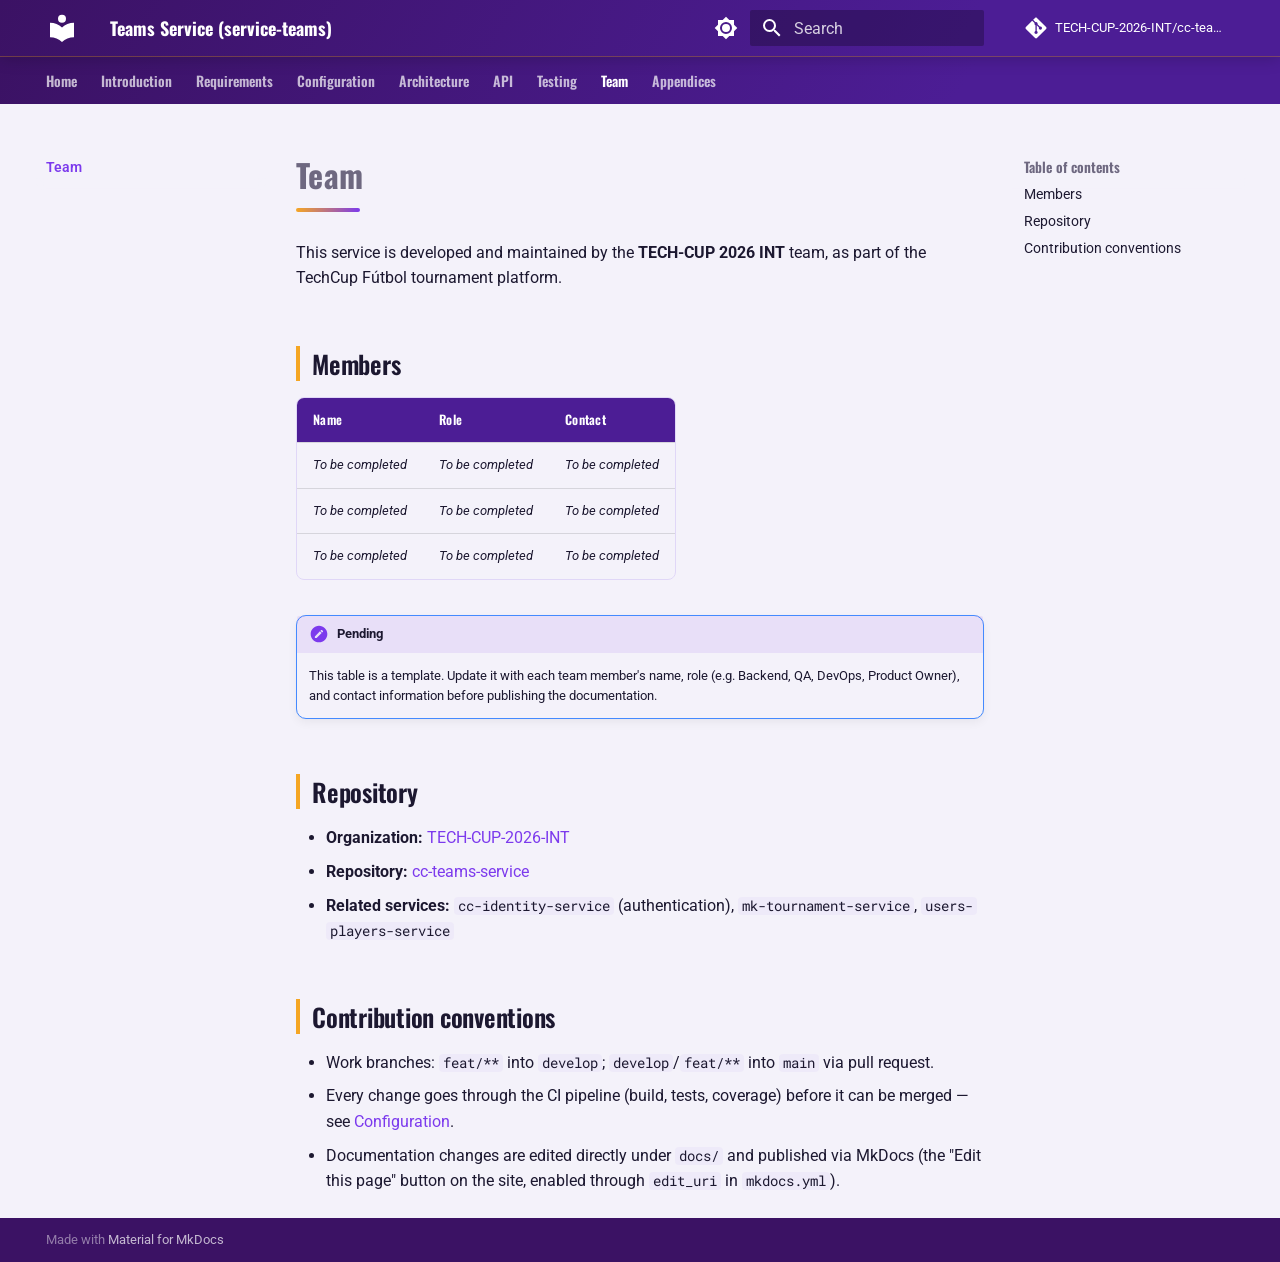
<file: equipo/index.html>
<!doctype html>
<html lang="en" class="no-js">
  <head>
    
      <meta charset="utf-8">
      <meta name="viewport" content="width=device-width,initial-scale=1">
      
        <meta name="description" content="TechCup FÃºtbol - Teams Service documentation">
      
      
      
      
        <link rel="prev" href="../pruebas/">
      
      
        <link rel="next" href="../anexos/">
      
      
        
      
      
      <link rel="icon" href="../assets/images/favicon.png">
      <meta name="generator" content="mkdocs-1.6.1, mkdocs-material-9.7.6">
    
    
      
        <title>Team - Teams Service (service-teams)</title>
      
    
    
      <link rel="stylesheet" href="../assets/stylesheets/main.484c7ddc.min.css">
      
        
        <link rel="stylesheet" href="../assets/stylesheets/palette.ab4e12ef.min.css">
      
      


    
    
      
    
    
      
        
        
        <link rel="preconnect" href="https://fonts.gstatic.com" crossorigin>
        <link rel="stylesheet" href="https://fonts.googleapis.com/css?family=Roboto:300,300i,400,400i,700,700i%7CRoboto+Mono:400,400i,700,700i&display=fallback">
        <style>:root{--md-text-font:"Roboto";--md-code-font:"Roboto Mono"}</style>
      
    
    
      <link rel="stylesheet" href="../assets/stylesheets/extra.css">
    
    <script>__md_scope=new URL("..",location),__md_hash=e=>[...e].reduce(((e,_)=>(e<<5)-e+_.charCodeAt(0)),0),__md_get=(e,_=localStorage,t=__md_scope)=>JSON.parse(_.getItem(t.pathname+"."+e)),__md_set=(e,_,t=localStorage,a=__md_scope)=>{try{t.setItem(a.pathname+"."+e,JSON.stringify(_))}catch(e){}}</script>
    
      

    
    
  </head>
  
  
    
    
      
    
    
    
    
    <body dir="ltr" data-md-color-scheme="default" data-md-color-primary="indigo" data-md-color-accent="indigo">
  
    
    <input class="md-toggle" data-md-toggle="drawer" type="checkbox" id="__drawer" autocomplete="off">
    <input class="md-toggle" data-md-toggle="search" type="checkbox" id="__search" autocomplete="off">
    <label class="md-overlay" for="__drawer"></label>
    <div data-md-component="skip">
      
        
        <a href="#team" class="md-skip">
          Skip to content
        </a>
      
    </div>
    <div data-md-component="announce">
      
    </div>
    
    
      

<header class="md-header" data-md-component="header">
  <nav class="md-header__inner md-grid" aria-label="Header">
    <a href=".." title="Teams Service (service-teams)" class="md-header__button md-logo" aria-label="Teams Service (service-teams)" data-md-component="logo">
      
  
  <svg xmlns="http://www.w3.org/2000/svg" viewBox="0 0 24 24"><path d="M12 8a3 3 0 0 0 3-3 3 3 0 0 0-3-3 3 3 0 0 0-3 3 3 3 0 0 0 3 3m0 3.54C9.64 9.35 6.5 8 3 8v11c3.5 0 6.64 1.35 9 3.54 2.36-2.19 5.5-3.54 9-3.54V8c-3.5 0-6.64 1.35-9 3.54"/></svg>

    </a>
    <label class="md-header__button md-icon" for="__drawer">
      
      <svg xmlns="http://www.w3.org/2000/svg" viewBox="0 0 24 24"><path d="M3 6h18v2H3zm0 5h18v2H3zm0 5h18v2H3z"/></svg>
    </label>
    <div class="md-header__title" data-md-component="header-title">
      <div class="md-header__ellipsis">
        <div class="md-header__topic">
          <span class="md-ellipsis">
            Teams Service (service-teams)
          </span>
        </div>
        <div class="md-header__topic" data-md-component="header-topic">
          <span class="md-ellipsis">
            
              Team
            
          </span>
        </div>
      </div>
    </div>
    
      
        <form class="md-header__option" data-md-component="palette">
  
    
    
    
    <input class="md-option" data-md-color-media="(prefers-color-scheme: light)" data-md-color-scheme="default" data-md-color-primary="indigo" data-md-color-accent="indigo"  aria-label="Switch to dark mode"  type="radio" name="__palette" id="__palette_0">
    
      <label class="md-header__button md-icon" title="Switch to dark mode" for="__palette_1" hidden>
        <svg xmlns="http://www.w3.org/2000/svg" viewBox="0 0 24 24"><path d="M12 8a4 4 0 0 0-4 4 4 4 0 0 0 4 4 4 4 0 0 0 4-4 4 4 0 0 0-4-4m0 10a6 6 0 0 1-6-6 6 6 0 0 1 6-6 6 6 0 0 1 6 6 6 6 0 0 1-6 6m8-9.31V4h-4.69L12 .69 8.69 4H4v4.69L.69 12 4 15.31V20h4.69L12 23.31 15.31 20H20v-4.69L23.31 12z"/></svg>
      </label>
    
  
    
    
    
    <input class="md-option" data-md-color-media="(prefers-color-scheme: dark)" data-md-color-scheme="slate" data-md-color-primary="indigo" data-md-color-accent="indigo"  aria-label="Switch to light mode"  type="radio" name="__palette" id="__palette_1">
    
      <label class="md-header__button md-icon" title="Switch to light mode" for="__palette_0" hidden>
        <svg xmlns="http://www.w3.org/2000/svg" viewBox="0 0 24 24"><path d="M12 18c-.89 0-1.74-.2-2.5-.55C11.56 16.5 13 14.42 13 12s-1.44-4.5-3.5-5.45C10.26 6.2 11.11 6 12 6a6 6 0 0 1 6 6 6 6 0 0 1-6 6m8-9.31V4h-4.69L12 .69 8.69 4H4v4.69L.69 12 4 15.31V20h4.69L12 23.31 15.31 20H20v-4.69L23.31 12z"/></svg>
      </label>
    
  
</form>
      
    
    
      <script>var palette=__md_get("__palette");if(palette&&palette.color){if("(prefers-color-scheme)"===palette.color.media){var media=matchMedia("(prefers-color-scheme: light)"),input=document.querySelector(media.matches?"[data-md-color-media='(prefers-color-scheme: light)']":"[data-md-color-media='(prefers-color-scheme: dark)']");palette.color.media=input.getAttribute("data-md-color-media"),palette.color.scheme=input.getAttribute("data-md-color-scheme"),palette.color.primary=input.getAttribute("data-md-color-primary"),palette.color.accent=input.getAttribute("data-md-color-accent")}for(var[key,value]of Object.entries(palette.color))document.body.setAttribute("data-md-color-"+key,value)}</script>
    
    
    
      
      
        <label class="md-header__button md-icon" for="__search">
          
          <svg xmlns="http://www.w3.org/2000/svg" viewBox="0 0 24 24"><path d="M9.5 3A6.5 6.5 0 0 1 16 9.5c0 1.61-.59 3.09-1.56 4.23l.27.27h.79l5 5-1.5 1.5-5-5v-.79l-.27-.27A6.52 6.52 0 0 1 9.5 16 6.5 6.5 0 0 1 3 9.5 6.5 6.5 0 0 1 9.5 3m0 2C7 5 5 7 5 9.5S7 14 9.5 14 14 12 14 9.5 12 5 9.5 5"/></svg>
        </label>
        <div class="md-search" data-md-component="search" role="dialog">
  <label class="md-search__overlay" for="__search"></label>
  <div class="md-search__inner" role="search">
    <form class="md-search__form" name="search">
      <input type="text" class="md-search__input" name="query" aria-label="Search" placeholder="Search" autocapitalize="off" autocorrect="off" autocomplete="off" spellcheck="false" data-md-component="search-query" required>
      <label class="md-search__icon md-icon" for="__search">
        
        <svg xmlns="http://www.w3.org/2000/svg" viewBox="0 0 24 24"><path d="M9.5 3A6.5 6.5 0 0 1 16 9.5c0 1.61-.59 3.09-1.56 4.23l.27.27h.79l5 5-1.5 1.5-5-5v-.79l-.27-.27A6.52 6.52 0 0 1 9.5 16 6.5 6.5 0 0 1 3 9.5 6.5 6.5 0 0 1 9.5 3m0 2C7 5 5 7 5 9.5S7 14 9.5 14 14 12 14 9.5 12 5 9.5 5"/></svg>
        
        <svg xmlns="http://www.w3.org/2000/svg" viewBox="0 0 24 24"><path d="M20 11v2H8l5.5 5.5-1.42 1.42L4.16 12l7.92-7.92L13.5 5.5 8 11z"/></svg>
      </label>
      <nav class="md-search__options" aria-label="Search">
        
        <button type="reset" class="md-search__icon md-icon" title="Clear" aria-label="Clear" tabindex="-1">
          
          <svg xmlns="http://www.w3.org/2000/svg" viewBox="0 0 24 24"><path d="M19 6.41 17.59 5 12 10.59 6.41 5 5 6.41 10.59 12 5 17.59 6.41 19 12 13.41 17.59 19 19 17.59 13.41 12z"/></svg>
        </button>
      </nav>
      
        <div class="md-search__suggest" data-md-component="search-suggest"></div>
      
    </form>
    <div class="md-search__output">
      <div class="md-search__scrollwrap" tabindex="0" data-md-scrollfix>
        <div class="md-search-result" data-md-component="search-result">
          <div class="md-search-result__meta">
            Initializing search
          </div>
          <ol class="md-search-result__list" role="presentation"></ol>
        </div>
      </div>
    </div>
  </div>
</div>
      
    
    
      <div class="md-header__source">
        <a href="https://github.com/TECH-CUP-2026-INT/cc-teams-service" title="Go to repository" class="md-source" data-md-component="source">
  <div class="md-source__icon md-icon">
    
    <svg xmlns="http://www.w3.org/2000/svg" viewBox="0 0 448 512"><!--! Font Awesome Free 7.1.0 by @fontawesome - https://fontawesome.com License - https://fontawesome.com/license/free (Icons: CC BY 4.0, Fonts: SIL OFL 1.1, Code: MIT License) Copyright 2025 Fonticons, Inc.--><path d="M439.6 236.1 244 40.5c-5.4-5.5-12.8-8.5-20.4-8.5s-15 3-20.4 8.4L162.5 81l51.5 51.5c27.1-9.1 52.7 16.8 43.4 43.7l49.7 49.7c34.2-11.8 61.2 31 35.5 56.7-26.5 26.5-70.2-2.9-56-37.3L240.3 199v121.9c25.3 12.5 22.3 41.8 9.1 55-6.4 6.4-15.2 10.1-24.3 10.1s-17.8-3.6-24.3-10.1c-17.6-17.6-11.1-46.9 11.2-56v-123c-20.8-8.5-24.6-30.7-18.6-45L142.6 101 8.5 235.1C3 240.6 0 247.9 0 255.5s3 15 8.5 20.4l195.6 195.7c5.4 5.4 12.7 8.4 20.4 8.4s15-3 20.4-8.4l194.7-194.7c5.4-5.4 8.4-12.8 8.4-20.4s-3-15-8.4-20.4"/></svg>
  </div>
  <div class="md-source__repository">
    TECH-CUP-2026-INT/cc-teams-service
  </div>
</a>
      </div>
    
  </nav>
  
</header>
    
    <div class="md-container" data-md-component="container">
      
      
        
          
            
<nav class="md-tabs" aria-label="Tabs" data-md-component="tabs">
  <div class="md-grid">
    <ul class="md-tabs__list">
      
        
  
  
  
  
    <li class="md-tabs__item">
      <a href=".." class="md-tabs__link">
        
  
  
    
  
  Home

      </a>
    </li>
  

      
        
  
  
  
  
    <li class="md-tabs__item">
      <a href="../introduccion/" class="md-tabs__link">
        
  
  
    
  
  Introduction

      </a>
    </li>
  

      
        
  
  
  
  
    <li class="md-tabs__item">
      <a href="../requerimientos/" class="md-tabs__link">
        
  
  
    
  
  Requirements

      </a>
    </li>
  

      
        
  
  
  
  
    <li class="md-tabs__item">
      <a href="../configuracion/" class="md-tabs__link">
        
  
  
    
  
  Configuration

      </a>
    </li>
  

      
        
  
  
  
  
    <li class="md-tabs__item">
      <a href="../arquitectura/" class="md-tabs__link">
        
  
  
    
  
  Architecture

      </a>
    </li>
  

      
        
  
  
  
  
    <li class="md-tabs__item">
      <a href="../api/" class="md-tabs__link">
        
  
  
    
  
  API

      </a>
    </li>
  

      
        
  
  
  
  
    <li class="md-tabs__item">
      <a href="../pruebas/" class="md-tabs__link">
        
  
  
    
  
  Testing

      </a>
    </li>
  

      
        
  
  
  
    
  
  
    <li class="md-tabs__item md-tabs__item--active">
      <a href="./" class="md-tabs__link">
        
  
  
    
  
  Team

      </a>
    </li>
  

      
        
  
  
  
  
    <li class="md-tabs__item">
      <a href="../anexos/" class="md-tabs__link">
        
  
  
    
  
  Appendices

      </a>
    </li>
  

      
    </ul>
  </div>
</nav>
          
        
      
      <main class="md-main" data-md-component="main">
        <div class="md-main__inner md-grid">
          
            
              
              <div class="md-sidebar md-sidebar--primary" data-md-component="sidebar" data-md-type="navigation" >
                <div class="md-sidebar__scrollwrap">
                  <div class="md-sidebar__inner">
                    


  


<nav class="md-nav md-nav--primary md-nav--lifted" aria-label="Navigation" data-md-level="0">
  <label class="md-nav__title" for="__drawer">
    <a href=".." title="Teams Service (service-teams)" class="md-nav__button md-logo" aria-label="Teams Service (service-teams)" data-md-component="logo">
      
  
  <svg xmlns="http://www.w3.org/2000/svg" viewBox="0 0 24 24"><path d="M12 8a3 3 0 0 0 3-3 3 3 0 0 0-3-3 3 3 0 0 0-3 3 3 3 0 0 0 3 3m0 3.54C9.64 9.35 6.5 8 3 8v11c3.5 0 6.64 1.35 9 3.54 2.36-2.19 5.5-3.54 9-3.54V8c-3.5 0-6.64 1.35-9 3.54"/></svg>

    </a>
    Teams Service (service-teams)
  </label>
  
    <div class="md-nav__source">
      <a href="https://github.com/TECH-CUP-2026-INT/cc-teams-service" title="Go to repository" class="md-source" data-md-component="source">
  <div class="md-source__icon md-icon">
    
    <svg xmlns="http://www.w3.org/2000/svg" viewBox="0 0 448 512"><!--! Font Awesome Free 7.1.0 by @fontawesome - https://fontawesome.com License - https://fontawesome.com/license/free (Icons: CC BY 4.0, Fonts: SIL OFL 1.1, Code: MIT License) Copyright 2025 Fonticons, Inc.--><path d="M439.6 236.1 244 40.5c-5.4-5.5-12.8-8.5-20.4-8.5s-15 3-20.4 8.4L162.5 81l51.5 51.5c27.1-9.1 52.7 16.8 43.4 43.7l49.7 49.7c34.2-11.8 61.2 31 35.5 56.7-26.5 26.5-70.2-2.9-56-37.3L240.3 199v121.9c25.3 12.5 22.3 41.8 9.1 55-6.4 6.4-15.2 10.1-24.3 10.1s-17.8-3.6-24.3-10.1c-17.6-17.6-11.1-46.9 11.2-56v-123c-20.8-8.5-24.6-30.7-18.6-45L142.6 101 8.5 235.1C3 240.6 0 247.9 0 255.5s3 15 8.5 20.4l195.6 195.7c5.4 5.4 12.7 8.4 20.4 8.4s15-3 20.4-8.4l194.7-194.7c5.4-5.4 8.4-12.8 8.4-20.4s-3-15-8.4-20.4"/></svg>
  </div>
  <div class="md-source__repository">
    TECH-CUP-2026-INT/cc-teams-service
  </div>
</a>
    </div>
  
  <ul class="md-nav__list" data-md-scrollfix>
    
      
      
  
  
  
  
    <li class="md-nav__item">
      <a href=".." class="md-nav__link">
        
  
  
  <span class="md-ellipsis">
    
  
    Home
  

    
  </span>
  
  

      </a>
    </li>
  

    
      
      
  
  
  
  
    <li class="md-nav__item">
      <a href="../introduccion/" class="md-nav__link">
        
  
  
  <span class="md-ellipsis">
    
  
    Introduction
  

    
  </span>
  
  

      </a>
    </li>
  

    
      
      
  
  
  
  
    <li class="md-nav__item">
      <a href="../requerimientos/" class="md-nav__link">
        
  
  
  <span class="md-ellipsis">
    
  
    Requirements
  

    
  </span>
  
  

      </a>
    </li>
  

    
      
      
  
  
  
  
    <li class="md-nav__item">
      <a href="../configuracion/" class="md-nav__link">
        
  
  
  <span class="md-ellipsis">
    
  
    Configuration
  

    
  </span>
  
  

      </a>
    </li>
  

    
      
      
  
  
  
  
    <li class="md-nav__item">
      <a href="../arquitectura/" class="md-nav__link">
        
  
  
  <span class="md-ellipsis">
    
  
    Architecture
  

    
  </span>
  
  

      </a>
    </li>
  

    
      
      
  
  
  
  
    <li class="md-nav__item">
      <a href="../api/" class="md-nav__link">
        
  
  
  <span class="md-ellipsis">
    
  
    API
  

    
  </span>
  
  

      </a>
    </li>
  

    
      
      
  
  
  
  
    <li class="md-nav__item">
      <a href="../pruebas/" class="md-nav__link">
        
  
  
  <span class="md-ellipsis">
    
  
    Testing
  

    
  </span>
  
  

      </a>
    </li>
  

    
      
      
  
  
    
  
  
  
    <li class="md-nav__item md-nav__item--active">
      
      <input class="md-nav__toggle md-toggle" type="checkbox" id="__toc">
      
      
        
      
      
        <label class="md-nav__link md-nav__link--active" for="__toc">
          
  
  
  <span class="md-ellipsis">
    
  
    Team
  

    
  </span>
  
  

          <span class="md-nav__icon md-icon"></span>
        </label>
      
      <a href="./" class="md-nav__link md-nav__link--active">
        
  
  
  <span class="md-ellipsis">
    
  
    Team
  

    
  </span>
  
  

      </a>
      
        

<nav class="md-nav md-nav--secondary" aria-label="Table of contents">
  
  
  
    
  
  
    <label class="md-nav__title" for="__toc">
      <span class="md-nav__icon md-icon"></span>
      Table of contents
    </label>
    <ul class="md-nav__list" data-md-component="toc" data-md-scrollfix>
      
        <li class="md-nav__item">
  <a href="#members" class="md-nav__link">
    <span class="md-ellipsis">
      
        Members
      
    </span>
  </a>
  
</li>
      
        <li class="md-nav__item">
  <a href="#repository" class="md-nav__link">
    <span class="md-ellipsis">
      
        Repository
      
    </span>
  </a>
  
</li>
      
        <li class="md-nav__item">
  <a href="#contribution-conventions" class="md-nav__link">
    <span class="md-ellipsis">
      
        Contribution conventions
      
    </span>
  </a>
  
</li>
      
    </ul>
  
</nav>
      
    </li>
  

    
      
      
  
  
  
  
    <li class="md-nav__item">
      <a href="../anexos/" class="md-nav__link">
        
  
  
  <span class="md-ellipsis">
    
  
    Appendices
  

    
  </span>
  
  

      </a>
    </li>
  

    
  </ul>
</nav>
                  </div>
                </div>
              </div>
            
            
              
              <div class="md-sidebar md-sidebar--secondary" data-md-component="sidebar" data-md-type="toc" >
                <div class="md-sidebar__scrollwrap">
                  <div class="md-sidebar__inner">
                    

<nav class="md-nav md-nav--secondary" aria-label="Table of contents">
  
  
  
    
  
  
    <label class="md-nav__title" for="__toc">
      <span class="md-nav__icon md-icon"></span>
      Table of contents
    </label>
    <ul class="md-nav__list" data-md-component="toc" data-md-scrollfix>
      
        <li class="md-nav__item">
  <a href="#members" class="md-nav__link">
    <span class="md-ellipsis">
      
        Members
      
    </span>
  </a>
  
</li>
      
        <li class="md-nav__item">
  <a href="#repository" class="md-nav__link">
    <span class="md-ellipsis">
      
        Repository
      
    </span>
  </a>
  
</li>
      
        <li class="md-nav__item">
  <a href="#contribution-conventions" class="md-nav__link">
    <span class="md-ellipsis">
      
        Contribution conventions
      
    </span>
  </a>
  
</li>
      
    </ul>
  
</nav>
                  </div>
                </div>
              </div>
            
          
          
            <div class="md-content" data-md-component="content">
              
              <article class="md-content__inner md-typeset">
                
                  


  
  


<h1 id="team">Team<a class="headerlink" href="#team" title="Permanent link">&para;</a></h1>
<p>This service is developed and maintained by the <strong>TECH-CUP 2026 INT</strong>
team, as part of the TechCup Fútbol tournament platform.</p>
<h2 id="members">Members<a class="headerlink" href="#members" title="Permanent link">&para;</a></h2>
<table>
<thead>
<tr>
<th>Name</th>
<th>Role</th>
<th>Contact</th>
</tr>
</thead>
<tbody>
<tr>
<td><em>To be completed</em></td>
<td><em>To be completed</em></td>
<td><em>To be completed</em></td>
</tr>
<tr>
<td><em>To be completed</em></td>
<td><em>To be completed</em></td>
<td><em>To be completed</em></td>
</tr>
<tr>
<td><em>To be completed</em></td>
<td><em>To be completed</em></td>
<td><em>To be completed</em></td>
</tr>
</tbody>
</table>
<div class="admonition note">
<p class="admonition-title">Pending</p>
<p>This table is a template. Update it with each team member's name, role
(e.g. Backend, QA, DevOps, Product Owner), and contact information
before publishing the documentation.</p>
</div>
<h2 id="repository">Repository<a class="headerlink" href="#repository" title="Permanent link">&para;</a></h2>
<ul>
<li><strong>Organization:</strong> <a href="https://github.com/TECH-CUP-2026-INT">TECH-CUP-2026-INT</a></li>
<li><strong>Repository:</strong> <a href="https://github.com/TECH-CUP-2026-INT/cc-teams-service">cc-teams-service</a></li>
<li><strong>Related services:</strong> <code>cc-identity-service</code> (authentication), <code>mk-tournament-service</code>, <code>users-players-service</code></li>
</ul>
<h2 id="contribution-conventions">Contribution conventions<a class="headerlink" href="#contribution-conventions" title="Permanent link">&para;</a></h2>
<ul>
<li>Work branches: <code>feat/**</code> into <code>develop</code>; <code>develop</code>/<code>feat/**</code> into <code>main</code>
  via pull request.</li>
<li>Every change goes through the CI pipeline (build, tests, coverage) before
  it can be merged — see <a href="../configuracion/">Configuration</a>.</li>
<li>Documentation changes are edited directly under <code>docs/</code> and published via
  MkDocs (the "Edit this page" button on the site, enabled through
  <code>edit_uri</code> in <code>mkdocs.yml</code>).</li>
</ul>












                
              </article>
            </div>
          
          
<script>var target=document.getElementById(location.hash.slice(1));target&&target.name&&(target.checked=target.name.startsWith("__tabbed_"))</script>
        </div>
        
          <button type="button" class="md-top md-icon" data-md-component="top" hidden>
  
  <svg xmlns="http://www.w3.org/2000/svg" viewBox="0 0 24 24"><path d="M13 20h-2V8l-5.5 5.5-1.42-1.42L12 4.16l7.92 7.92-1.42 1.42L13 8z"/></svg>
  Back to top
</button>
        
      </main>
      
        <footer class="md-footer">
  
  <div class="md-footer-meta md-typeset">
    <div class="md-footer-meta__inner md-grid">
      <div class="md-copyright">
  
  
    Made with
    <a href="https://squidfunk.github.io/mkdocs-material/" target="_blank" rel="noopener">
      Material for MkDocs
    </a>
  
</div>
      
    </div>
  </div>
</footer>
      
    </div>
    <div class="md-dialog" data-md-component="dialog">
      <div class="md-dialog__inner md-typeset"></div>
    </div>
    
    
    
      
      
      <script id="__config" type="application/json">{"annotate": null, "base": "..", "features": ["navigation.tabs", "navigation.top", "content.code.copy", "search.suggest"], "search": "../assets/javascripts/workers/search.2c215733.min.js", "tags": null, "translations": {"clipboard.copied": "Copied to clipboard", "clipboard.copy": "Copy to clipboard", "search.result.more.one": "1 more on this page", "search.result.more.other": "# more on this page", "search.result.none": "No matching documents", "search.result.one": "1 matching document", "search.result.other": "# matching documents", "search.result.placeholder": "Type to start searching", "search.result.term.missing": "Missing", "select.version": "Select version"}, "version": null}</script>
    
    
      <script src="../assets/javascripts/bundle.79ae519e.min.js"></script>
      
    
  </body>
</html>
</file>
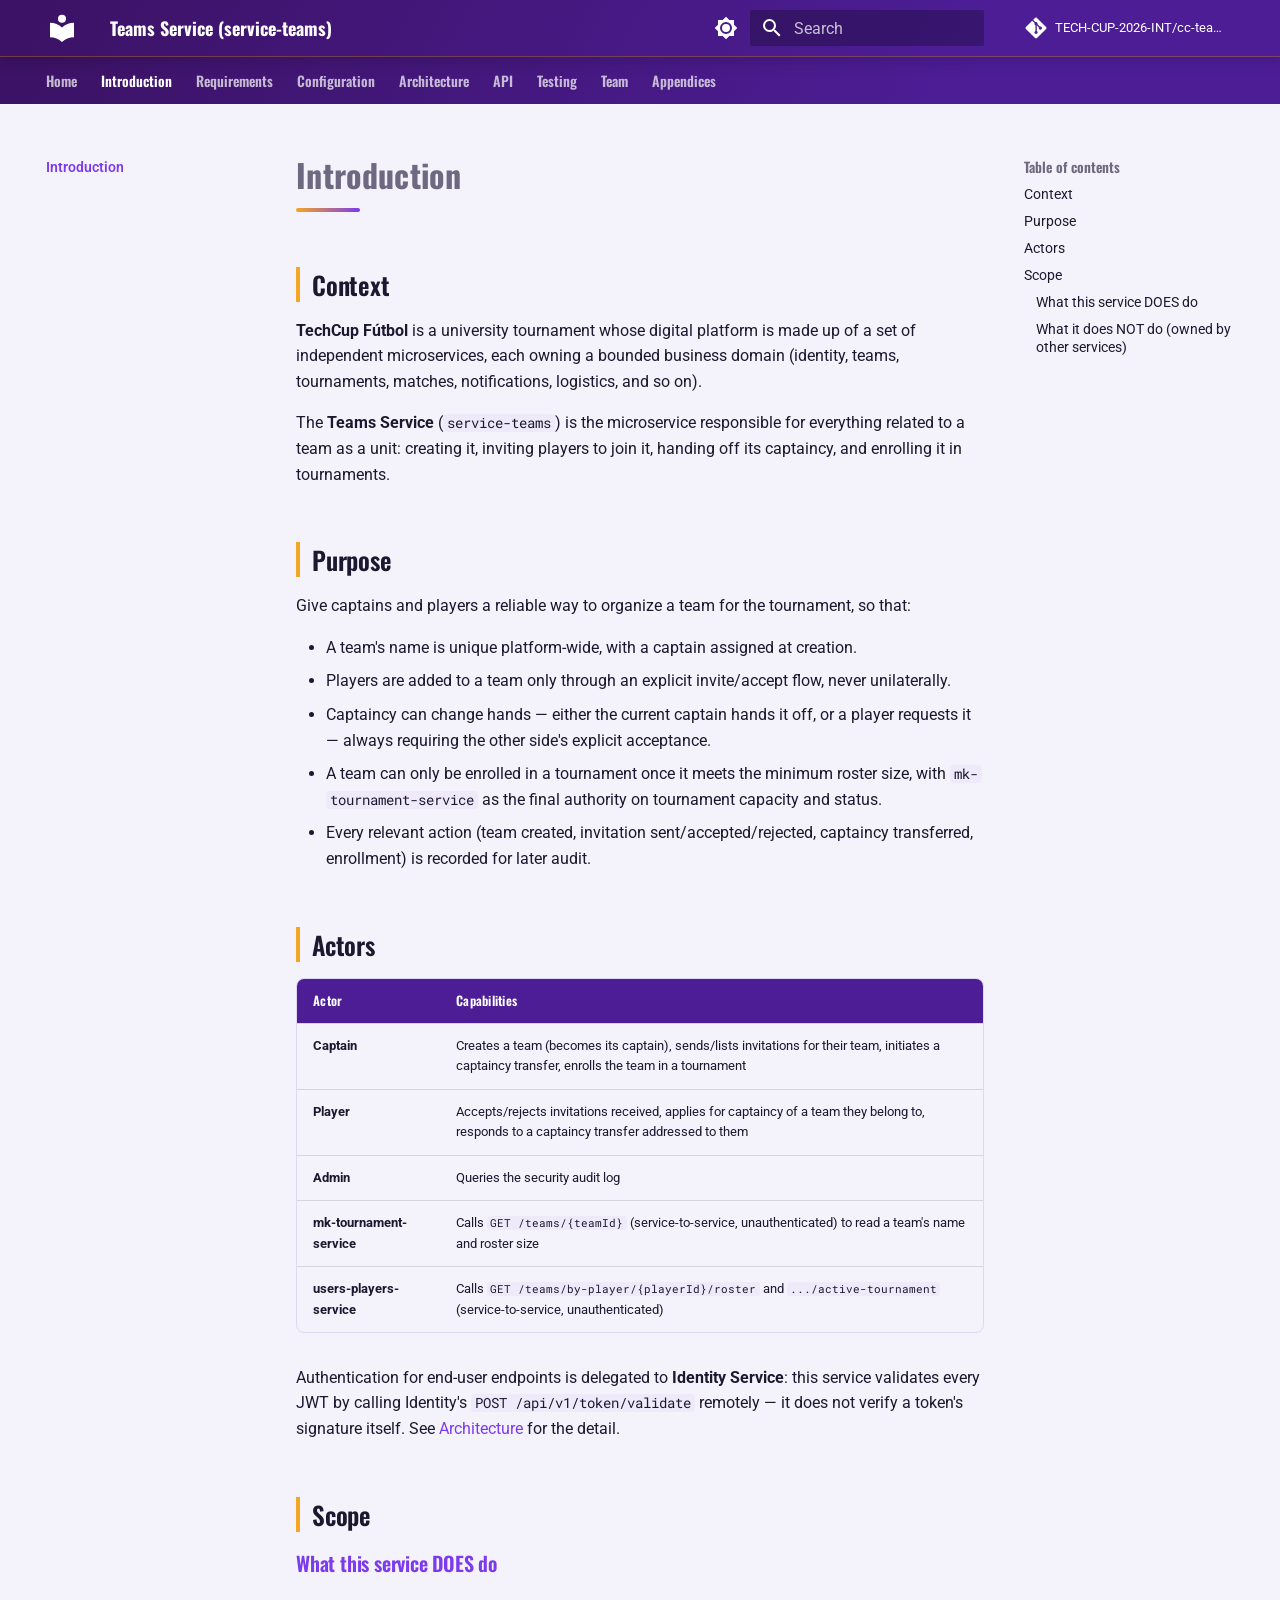
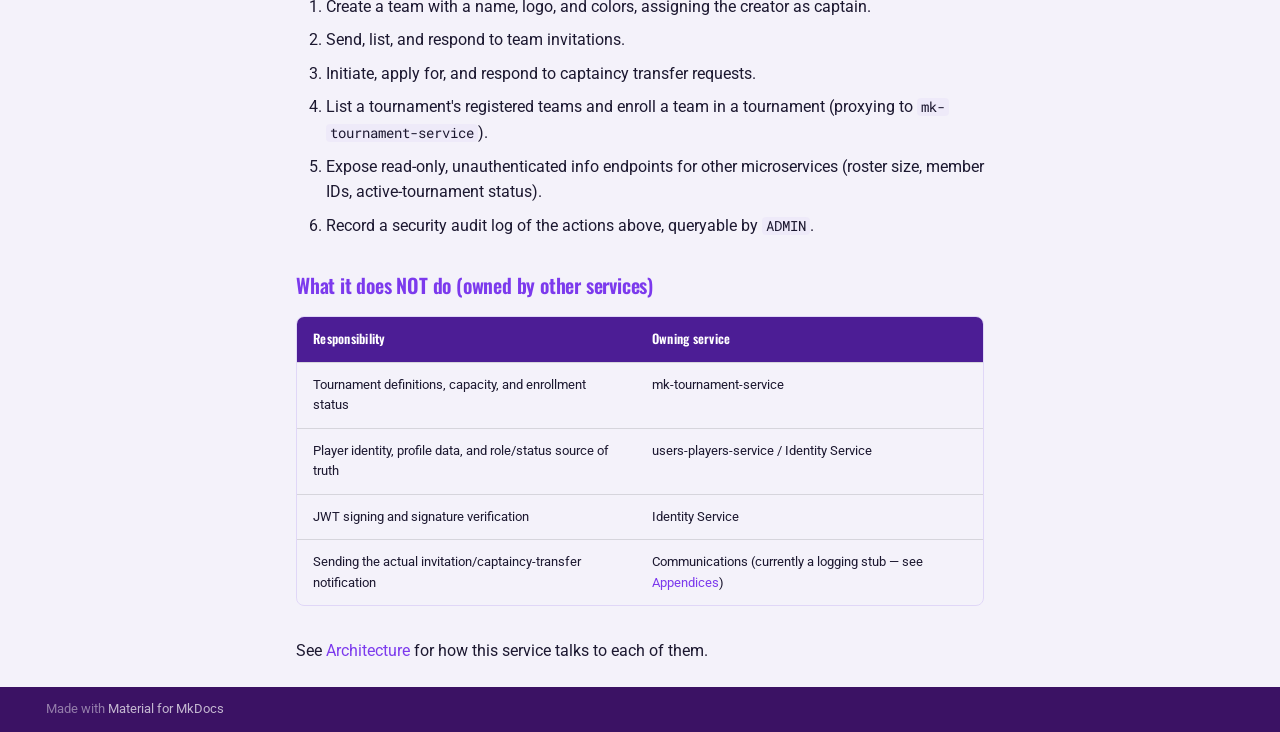
<file: introduccion/index.html>
<!doctype html>
<html lang="en" class="no-js">
  <head>
    
      <meta charset="utf-8">
      <meta name="viewport" content="width=device-width,initial-scale=1">
      
        <meta name="description" content="TechCup FÃºtbol - Teams Service documentation">
      
      
      
      
        <link rel="prev" href="..">
      
      
        <link rel="next" href="../requerimientos/">
      
      
        
      
      
      <link rel="icon" href="../assets/images/favicon.png">
      <meta name="generator" content="mkdocs-1.6.1, mkdocs-material-9.7.6">
    
    
      
        <title>Introduction - Teams Service (service-teams)</title>
      
    
    
      <link rel="stylesheet" href="../assets/stylesheets/main.484c7ddc.min.css">
      
        
        <link rel="stylesheet" href="../assets/stylesheets/palette.ab4e12ef.min.css">
      
      


    
    
      
    
    
      
        
        
        <link rel="preconnect" href="https://fonts.gstatic.com" crossorigin>
        <link rel="stylesheet" href="https://fonts.googleapis.com/css?family=Roboto:300,300i,400,400i,700,700i%7CRoboto+Mono:400,400i,700,700i&display=fallback">
        <style>:root{--md-text-font:"Roboto";--md-code-font:"Roboto Mono"}</style>
      
    
    
      <link rel="stylesheet" href="../assets/stylesheets/extra.css">
    
    <script>__md_scope=new URL("..",location),__md_hash=e=>[...e].reduce(((e,_)=>(e<<5)-e+_.charCodeAt(0)),0),__md_get=(e,_=localStorage,t=__md_scope)=>JSON.parse(_.getItem(t.pathname+"."+e)),__md_set=(e,_,t=localStorage,a=__md_scope)=>{try{t.setItem(a.pathname+"."+e,JSON.stringify(_))}catch(e){}}</script>
    
      

    
    
  </head>
  
  
    
    
      
    
    
    
    
    <body dir="ltr" data-md-color-scheme="default" data-md-color-primary="indigo" data-md-color-accent="indigo">
  
    
    <input class="md-toggle" data-md-toggle="drawer" type="checkbox" id="__drawer" autocomplete="off">
    <input class="md-toggle" data-md-toggle="search" type="checkbox" id="__search" autocomplete="off">
    <label class="md-overlay" for="__drawer"></label>
    <div data-md-component="skip">
      
        
        <a href="#introduction" class="md-skip">
          Skip to content
        </a>
      
    </div>
    <div data-md-component="announce">
      
    </div>
    
    
      

<header class="md-header" data-md-component="header">
  <nav class="md-header__inner md-grid" aria-label="Header">
    <a href=".." title="Teams Service (service-teams)" class="md-header__button md-logo" aria-label="Teams Service (service-teams)" data-md-component="logo">
      
  
  <svg xmlns="http://www.w3.org/2000/svg" viewBox="0 0 24 24"><path d="M12 8a3 3 0 0 0 3-3 3 3 0 0 0-3-3 3 3 0 0 0-3 3 3 3 0 0 0 3 3m0 3.54C9.64 9.35 6.5 8 3 8v11c3.5 0 6.64 1.35 9 3.54 2.36-2.19 5.5-3.54 9-3.54V8c-3.5 0-6.64 1.35-9 3.54"/></svg>

    </a>
    <label class="md-header__button md-icon" for="__drawer">
      
      <svg xmlns="http://www.w3.org/2000/svg" viewBox="0 0 24 24"><path d="M3 6h18v2H3zm0 5h18v2H3zm0 5h18v2H3z"/></svg>
    </label>
    <div class="md-header__title" data-md-component="header-title">
      <div class="md-header__ellipsis">
        <div class="md-header__topic">
          <span class="md-ellipsis">
            Teams Service (service-teams)
          </span>
        </div>
        <div class="md-header__topic" data-md-component="header-topic">
          <span class="md-ellipsis">
            
              Introduction
            
          </span>
        </div>
      </div>
    </div>
    
      
        <form class="md-header__option" data-md-component="palette">
  
    
    
    
    <input class="md-option" data-md-color-media="(prefers-color-scheme: light)" data-md-color-scheme="default" data-md-color-primary="indigo" data-md-color-accent="indigo"  aria-label="Switch to dark mode"  type="radio" name="__palette" id="__palette_0">
    
      <label class="md-header__button md-icon" title="Switch to dark mode" for="__palette_1" hidden>
        <svg xmlns="http://www.w3.org/2000/svg" viewBox="0 0 24 24"><path d="M12 8a4 4 0 0 0-4 4 4 4 0 0 0 4 4 4 4 0 0 0 4-4 4 4 0 0 0-4-4m0 10a6 6 0 0 1-6-6 6 6 0 0 1 6-6 6 6 0 0 1 6 6 6 6 0 0 1-6 6m8-9.31V4h-4.69L12 .69 8.69 4H4v4.69L.69 12 4 15.31V20h4.69L12 23.31 15.31 20H20v-4.69L23.31 12z"/></svg>
      </label>
    
  
    
    
    
    <input class="md-option" data-md-color-media="(prefers-color-scheme: dark)" data-md-color-scheme="slate" data-md-color-primary="indigo" data-md-color-accent="indigo"  aria-label="Switch to light mode"  type="radio" name="__palette" id="__palette_1">
    
      <label class="md-header__button md-icon" title="Switch to light mode" for="__palette_0" hidden>
        <svg xmlns="http://www.w3.org/2000/svg" viewBox="0 0 24 24"><path d="M12 18c-.89 0-1.74-.2-2.5-.55C11.56 16.5 13 14.42 13 12s-1.44-4.5-3.5-5.45C10.26 6.2 11.11 6 12 6a6 6 0 0 1 6 6 6 6 0 0 1-6 6m8-9.31V4h-4.69L12 .69 8.69 4H4v4.69L.69 12 4 15.31V20h4.69L12 23.31 15.31 20H20v-4.69L23.31 12z"/></svg>
      </label>
    
  
</form>
      
    
    
      <script>var palette=__md_get("__palette");if(palette&&palette.color){if("(prefers-color-scheme)"===palette.color.media){var media=matchMedia("(prefers-color-scheme: light)"),input=document.querySelector(media.matches?"[data-md-color-media='(prefers-color-scheme: light)']":"[data-md-color-media='(prefers-color-scheme: dark)']");palette.color.media=input.getAttribute("data-md-color-media"),palette.color.scheme=input.getAttribute("data-md-color-scheme"),palette.color.primary=input.getAttribute("data-md-color-primary"),palette.color.accent=input.getAttribute("data-md-color-accent")}for(var[key,value]of Object.entries(palette.color))document.body.setAttribute("data-md-color-"+key,value)}</script>
    
    
    
      
      
        <label class="md-header__button md-icon" for="__search">
          
          <svg xmlns="http://www.w3.org/2000/svg" viewBox="0 0 24 24"><path d="M9.5 3A6.5 6.5 0 0 1 16 9.5c0 1.61-.59 3.09-1.56 4.23l.27.27h.79l5 5-1.5 1.5-5-5v-.79l-.27-.27A6.52 6.52 0 0 1 9.5 16 6.5 6.5 0 0 1 3 9.5 6.5 6.5 0 0 1 9.5 3m0 2C7 5 5 7 5 9.5S7 14 9.5 14 14 12 14 9.5 12 5 9.5 5"/></svg>
        </label>
        <div class="md-search" data-md-component="search" role="dialog">
  <label class="md-search__overlay" for="__search"></label>
  <div class="md-search__inner" role="search">
    <form class="md-search__form" name="search">
      <input type="text" class="md-search__input" name="query" aria-label="Search" placeholder="Search" autocapitalize="off" autocorrect="off" autocomplete="off" spellcheck="false" data-md-component="search-query" required>
      <label class="md-search__icon md-icon" for="__search">
        
        <svg xmlns="http://www.w3.org/2000/svg" viewBox="0 0 24 24"><path d="M9.5 3A6.5 6.5 0 0 1 16 9.5c0 1.61-.59 3.09-1.56 4.23l.27.27h.79l5 5-1.5 1.5-5-5v-.79l-.27-.27A6.52 6.52 0 0 1 9.5 16 6.5 6.5 0 0 1 3 9.5 6.5 6.5 0 0 1 9.5 3m0 2C7 5 5 7 5 9.5S7 14 9.5 14 14 12 14 9.5 12 5 9.5 5"/></svg>
        
        <svg xmlns="http://www.w3.org/2000/svg" viewBox="0 0 24 24"><path d="M20 11v2H8l5.5 5.5-1.42 1.42L4.16 12l7.92-7.92L13.5 5.5 8 11z"/></svg>
      </label>
      <nav class="md-search__options" aria-label="Search">
        
        <button type="reset" class="md-search__icon md-icon" title="Clear" aria-label="Clear" tabindex="-1">
          
          <svg xmlns="http://www.w3.org/2000/svg" viewBox="0 0 24 24"><path d="M19 6.41 17.59 5 12 10.59 6.41 5 5 6.41 10.59 12 5 17.59 6.41 19 12 13.41 17.59 19 19 17.59 13.41 12z"/></svg>
        </button>
      </nav>
      
        <div class="md-search__suggest" data-md-component="search-suggest"></div>
      
    </form>
    <div class="md-search__output">
      <div class="md-search__scrollwrap" tabindex="0" data-md-scrollfix>
        <div class="md-search-result" data-md-component="search-result">
          <div class="md-search-result__meta">
            Initializing search
          </div>
          <ol class="md-search-result__list" role="presentation"></ol>
        </div>
      </div>
    </div>
  </div>
</div>
      
    
    
      <div class="md-header__source">
        <a href="https://github.com/TECH-CUP-2026-INT/cc-teams-service" title="Go to repository" class="md-source" data-md-component="source">
  <div class="md-source__icon md-icon">
    
    <svg xmlns="http://www.w3.org/2000/svg" viewBox="0 0 448 512"><!--! Font Awesome Free 7.1.0 by @fontawesome - https://fontawesome.com License - https://fontawesome.com/license/free (Icons: CC BY 4.0, Fonts: SIL OFL 1.1, Code: MIT License) Copyright 2025 Fonticons, Inc.--><path d="M439.6 236.1 244 40.5c-5.4-5.5-12.8-8.5-20.4-8.5s-15 3-20.4 8.4L162.5 81l51.5 51.5c27.1-9.1 52.7 16.8 43.4 43.7l49.7 49.7c34.2-11.8 61.2 31 35.5 56.7-26.5 26.5-70.2-2.9-56-37.3L240.3 199v121.9c25.3 12.5 22.3 41.8 9.1 55-6.4 6.4-15.2 10.1-24.3 10.1s-17.8-3.6-24.3-10.1c-17.6-17.6-11.1-46.9 11.2-56v-123c-20.8-8.5-24.6-30.7-18.6-45L142.6 101 8.5 235.1C3 240.6 0 247.9 0 255.5s3 15 8.5 20.4l195.6 195.7c5.4 5.4 12.7 8.4 20.4 8.4s15-3 20.4-8.4l194.7-194.7c5.4-5.4 8.4-12.8 8.4-20.4s-3-15-8.4-20.4"/></svg>
  </div>
  <div class="md-source__repository">
    TECH-CUP-2026-INT/cc-teams-service
  </div>
</a>
      </div>
    
  </nav>
  
</header>
    
    <div class="md-container" data-md-component="container">
      
      
        
          
            
<nav class="md-tabs" aria-label="Tabs" data-md-component="tabs">
  <div class="md-grid">
    <ul class="md-tabs__list">
      
        
  
  
  
  
    <li class="md-tabs__item">
      <a href=".." class="md-tabs__link">
        
  
  
    
  
  Home

      </a>
    </li>
  

      
        
  
  
  
    
  
  
    <li class="md-tabs__item md-tabs__item--active">
      <a href="./" class="md-tabs__link">
        
  
  
    
  
  Introduction

      </a>
    </li>
  

      
        
  
  
  
  
    <li class="md-tabs__item">
      <a href="../requerimientos/" class="md-tabs__link">
        
  
  
    
  
  Requirements

      </a>
    </li>
  

      
        
  
  
  
  
    <li class="md-tabs__item">
      <a href="../configuracion/" class="md-tabs__link">
        
  
  
    
  
  Configuration

      </a>
    </li>
  

      
        
  
  
  
  
    <li class="md-tabs__item">
      <a href="../arquitectura/" class="md-tabs__link">
        
  
  
    
  
  Architecture

      </a>
    </li>
  

      
        
  
  
  
  
    <li class="md-tabs__item">
      <a href="../api/" class="md-tabs__link">
        
  
  
    
  
  API

      </a>
    </li>
  

      
        
  
  
  
  
    <li class="md-tabs__item">
      <a href="../pruebas/" class="md-tabs__link">
        
  
  
    
  
  Testing

      </a>
    </li>
  

      
        
  
  
  
  
    <li class="md-tabs__item">
      <a href="../equipo/" class="md-tabs__link">
        
  
  
    
  
  Team

      </a>
    </li>
  

      
        
  
  
  
  
    <li class="md-tabs__item">
      <a href="../anexos/" class="md-tabs__link">
        
  
  
    
  
  Appendices

      </a>
    </li>
  

      
    </ul>
  </div>
</nav>
          
        
      
      <main class="md-main" data-md-component="main">
        <div class="md-main__inner md-grid">
          
            
              
              <div class="md-sidebar md-sidebar--primary" data-md-component="sidebar" data-md-type="navigation" >
                <div class="md-sidebar__scrollwrap">
                  <div class="md-sidebar__inner">
                    


  


<nav class="md-nav md-nav--primary md-nav--lifted" aria-label="Navigation" data-md-level="0">
  <label class="md-nav__title" for="__drawer">
    <a href=".." title="Teams Service (service-teams)" class="md-nav__button md-logo" aria-label="Teams Service (service-teams)" data-md-component="logo">
      
  
  <svg xmlns="http://www.w3.org/2000/svg" viewBox="0 0 24 24"><path d="M12 8a3 3 0 0 0 3-3 3 3 0 0 0-3-3 3 3 0 0 0-3 3 3 3 0 0 0 3 3m0 3.54C9.64 9.35 6.5 8 3 8v11c3.5 0 6.64 1.35 9 3.54 2.36-2.19 5.5-3.54 9-3.54V8c-3.5 0-6.64 1.35-9 3.54"/></svg>

    </a>
    Teams Service (service-teams)
  </label>
  
    <div class="md-nav__source">
      <a href="https://github.com/TECH-CUP-2026-INT/cc-teams-service" title="Go to repository" class="md-source" data-md-component="source">
  <div class="md-source__icon md-icon">
    
    <svg xmlns="http://www.w3.org/2000/svg" viewBox="0 0 448 512"><!--! Font Awesome Free 7.1.0 by @fontawesome - https://fontawesome.com License - https://fontawesome.com/license/free (Icons: CC BY 4.0, Fonts: SIL OFL 1.1, Code: MIT License) Copyright 2025 Fonticons, Inc.--><path d="M439.6 236.1 244 40.5c-5.4-5.5-12.8-8.5-20.4-8.5s-15 3-20.4 8.4L162.5 81l51.5 51.5c27.1-9.1 52.7 16.8 43.4 43.7l49.7 49.7c34.2-11.8 61.2 31 35.5 56.7-26.5 26.5-70.2-2.9-56-37.3L240.3 199v121.9c25.3 12.5 22.3 41.8 9.1 55-6.4 6.4-15.2 10.1-24.3 10.1s-17.8-3.6-24.3-10.1c-17.6-17.6-11.1-46.9 11.2-56v-123c-20.8-8.5-24.6-30.7-18.6-45L142.6 101 8.5 235.1C3 240.6 0 247.9 0 255.5s3 15 8.5 20.4l195.6 195.7c5.4 5.4 12.7 8.4 20.4 8.4s15-3 20.4-8.4l194.7-194.7c5.4-5.4 8.4-12.8 8.4-20.4s-3-15-8.4-20.4"/></svg>
  </div>
  <div class="md-source__repository">
    TECH-CUP-2026-INT/cc-teams-service
  </div>
</a>
    </div>
  
  <ul class="md-nav__list" data-md-scrollfix>
    
      
      
  
  
  
  
    <li class="md-nav__item">
      <a href=".." class="md-nav__link">
        
  
  
  <span class="md-ellipsis">
    
  
    Home
  

    
  </span>
  
  

      </a>
    </li>
  

    
      
      
  
  
    
  
  
  
    <li class="md-nav__item md-nav__item--active">
      
      <input class="md-nav__toggle md-toggle" type="checkbox" id="__toc">
      
      
        
      
      
        <label class="md-nav__link md-nav__link--active" for="__toc">
          
  
  
  <span class="md-ellipsis">
    
  
    Introduction
  

    
  </span>
  
  

          <span class="md-nav__icon md-icon"></span>
        </label>
      
      <a href="./" class="md-nav__link md-nav__link--active">
        
  
  
  <span class="md-ellipsis">
    
  
    Introduction
  

    
  </span>
  
  

      </a>
      
        

<nav class="md-nav md-nav--secondary" aria-label="Table of contents">
  
  
  
    
  
  
    <label class="md-nav__title" for="__toc">
      <span class="md-nav__icon md-icon"></span>
      Table of contents
    </label>
    <ul class="md-nav__list" data-md-component="toc" data-md-scrollfix>
      
        <li class="md-nav__item">
  <a href="#context" class="md-nav__link">
    <span class="md-ellipsis">
      
        Context
      
    </span>
  </a>
  
</li>
      
        <li class="md-nav__item">
  <a href="#purpose" class="md-nav__link">
    <span class="md-ellipsis">
      
        Purpose
      
    </span>
  </a>
  
</li>
      
        <li class="md-nav__item">
  <a href="#actors" class="md-nav__link">
    <span class="md-ellipsis">
      
        Actors
      
    </span>
  </a>
  
</li>
      
        <li class="md-nav__item">
  <a href="#scope" class="md-nav__link">
    <span class="md-ellipsis">
      
        Scope
      
    </span>
  </a>
  
    <nav class="md-nav" aria-label="Scope">
      <ul class="md-nav__list">
        
          <li class="md-nav__item">
  <a href="#what-this-service-does-do" class="md-nav__link">
    <span class="md-ellipsis">
      
        What this service DOES do
      
    </span>
  </a>
  
</li>
        
          <li class="md-nav__item">
  <a href="#what-it-does-not-do-owned-by-other-services" class="md-nav__link">
    <span class="md-ellipsis">
      
        What it does NOT do (owned by other services)
      
    </span>
  </a>
  
</li>
        
      </ul>
    </nav>
  
</li>
      
    </ul>
  
</nav>
      
    </li>
  

    
      
      
  
  
  
  
    <li class="md-nav__item">
      <a href="../requerimientos/" class="md-nav__link">
        
  
  
  <span class="md-ellipsis">
    
  
    Requirements
  

    
  </span>
  
  

      </a>
    </li>
  

    
      
      
  
  
  
  
    <li class="md-nav__item">
      <a href="../configuracion/" class="md-nav__link">
        
  
  
  <span class="md-ellipsis">
    
  
    Configuration
  

    
  </span>
  
  

      </a>
    </li>
  

    
      
      
  
  
  
  
    <li class="md-nav__item">
      <a href="../arquitectura/" class="md-nav__link">
        
  
  
  <span class="md-ellipsis">
    
  
    Architecture
  

    
  </span>
  
  

      </a>
    </li>
  

    
      
      
  
  
  
  
    <li class="md-nav__item">
      <a href="../api/" class="md-nav__link">
        
  
  
  <span class="md-ellipsis">
    
  
    API
  

    
  </span>
  
  

      </a>
    </li>
  

    
      
      
  
  
  
  
    <li class="md-nav__item">
      <a href="../pruebas/" class="md-nav__link">
        
  
  
  <span class="md-ellipsis">
    
  
    Testing
  

    
  </span>
  
  

      </a>
    </li>
  

    
      
      
  
  
  
  
    <li class="md-nav__item">
      <a href="../equipo/" class="md-nav__link">
        
  
  
  <span class="md-ellipsis">
    
  
    Team
  

    
  </span>
  
  

      </a>
    </li>
  

    
      
      
  
  
  
  
    <li class="md-nav__item">
      <a href="../anexos/" class="md-nav__link">
        
  
  
  <span class="md-ellipsis">
    
  
    Appendices
  

    
  </span>
  
  

      </a>
    </li>
  

    
  </ul>
</nav>
                  </div>
                </div>
              </div>
            
            
              
              <div class="md-sidebar md-sidebar--secondary" data-md-component="sidebar" data-md-type="toc" >
                <div class="md-sidebar__scrollwrap">
                  <div class="md-sidebar__inner">
                    

<nav class="md-nav md-nav--secondary" aria-label="Table of contents">
  
  
  
    
  
  
    <label class="md-nav__title" for="__toc">
      <span class="md-nav__icon md-icon"></span>
      Table of contents
    </label>
    <ul class="md-nav__list" data-md-component="toc" data-md-scrollfix>
      
        <li class="md-nav__item">
  <a href="#context" class="md-nav__link">
    <span class="md-ellipsis">
      
        Context
      
    </span>
  </a>
  
</li>
      
        <li class="md-nav__item">
  <a href="#purpose" class="md-nav__link">
    <span class="md-ellipsis">
      
        Purpose
      
    </span>
  </a>
  
</li>
      
        <li class="md-nav__item">
  <a href="#actors" class="md-nav__link">
    <span class="md-ellipsis">
      
        Actors
      
    </span>
  </a>
  
</li>
      
        <li class="md-nav__item">
  <a href="#scope" class="md-nav__link">
    <span class="md-ellipsis">
      
        Scope
      
    </span>
  </a>
  
    <nav class="md-nav" aria-label="Scope">
      <ul class="md-nav__list">
        
          <li class="md-nav__item">
  <a href="#what-this-service-does-do" class="md-nav__link">
    <span class="md-ellipsis">
      
        What this service DOES do
      
    </span>
  </a>
  
</li>
        
          <li class="md-nav__item">
  <a href="#what-it-does-not-do-owned-by-other-services" class="md-nav__link">
    <span class="md-ellipsis">
      
        What it does NOT do (owned by other services)
      
    </span>
  </a>
  
</li>
        
      </ul>
    </nav>
  
</li>
      
    </ul>
  
</nav>
                  </div>
                </div>
              </div>
            
          
          
            <div class="md-content" data-md-component="content">
              
              <article class="md-content__inner md-typeset">
                
                  


  
  


<h1 id="introduction">Introduction<a class="headerlink" href="#introduction" title="Permanent link">&para;</a></h1>
<h2 id="context">Context<a class="headerlink" href="#context" title="Permanent link">&para;</a></h2>
<p><strong>TechCup Fútbol</strong> is a university tournament whose digital platform is
made up of a set of independent microservices, each owning a bounded
business domain (identity, teams, tournaments, matches, notifications,
logistics, and so on).</p>
<p>The <strong>Teams Service</strong> (<code>service-teams</code>) is the microservice responsible for
everything related to a team as a unit: creating it, inviting players to
join it, handing off its captaincy, and enrolling it in tournaments.</p>
<h2 id="purpose">Purpose<a class="headerlink" href="#purpose" title="Permanent link">&para;</a></h2>
<p>Give captains and players a reliable way to organize a team for the
tournament, so that:</p>
<ul>
<li>A team's name is unique platform-wide, with a captain assigned at
  creation.</li>
<li>Players are added to a team only through an explicit invite/accept flow,
  never unilaterally.</li>
<li>Captaincy can change hands — either the current captain hands it off, or
  a player requests it — always requiring the other side's explicit
  acceptance.</li>
<li>A team can only be enrolled in a tournament once it meets the minimum
  roster size, with <code>mk-tournament-service</code> as the final authority on
  tournament capacity and status.</li>
<li>Every relevant action (team created, invitation sent/accepted/rejected,
  captaincy transferred, enrollment) is recorded for later audit.</li>
</ul>
<h2 id="actors">Actors<a class="headerlink" href="#actors" title="Permanent link">&para;</a></h2>
<table>
<thead>
<tr>
<th>Actor</th>
<th>Capabilities</th>
</tr>
</thead>
<tbody>
<tr>
<td><strong>Captain</strong></td>
<td>Creates a team (becomes its captain), sends/lists invitations for their team, initiates a captaincy transfer, enrolls the team in a tournament</td>
</tr>
<tr>
<td><strong>Player</strong></td>
<td>Accepts/rejects invitations received, applies for captaincy of a team they belong to, responds to a captaincy transfer addressed to them</td>
</tr>
<tr>
<td><strong>Admin</strong></td>
<td>Queries the security audit log</td>
</tr>
<tr>
<td><strong>mk-tournament-service</strong></td>
<td>Calls <code>GET /teams/{teamId}</code> (service-to-service, unauthenticated) to read a team's name and roster size</td>
</tr>
<tr>
<td><strong>users-players-service</strong></td>
<td>Calls <code>GET /teams/by-player/{playerId}/roster</code> and <code>.../active-tournament</code> (service-to-service, unauthenticated)</td>
</tr>
</tbody>
</table>
<p>Authentication for end-user endpoints is delegated to <strong>Identity Service</strong>:
this service validates every JWT by calling Identity's
<code>POST /api/v1/token/validate</code> remotely — it does not verify a token's
signature itself. See <a href="../arquitectura/#security">Architecture</a> for the
detail.</p>
<h2 id="scope">Scope<a class="headerlink" href="#scope" title="Permanent link">&para;</a></h2>
<h3 id="what-this-service-does-do">What this service DOES do<a class="headerlink" href="#what-this-service-does-do" title="Permanent link">&para;</a></h3>
<ol>
<li>Create a team with a name, logo, and colors, assigning the creator as
   captain.</li>
<li>Send, list, and respond to team invitations.</li>
<li>Initiate, apply for, and respond to captaincy transfer requests.</li>
<li>List a tournament's registered teams and enroll a team in a tournament
   (proxying to <code>mk-tournament-service</code>).</li>
<li>Expose read-only, unauthenticated info endpoints for other
   microservices (roster size, member IDs, active-tournament status).</li>
<li>Record a security audit log of the actions above, queryable by <code>ADMIN</code>.</li>
</ol>
<h3 id="what-it-does-not-do-owned-by-other-services">What it does NOT do (owned by other services)<a class="headerlink" href="#what-it-does-not-do-owned-by-other-services" title="Permanent link">&para;</a></h3>
<table>
<thead>
<tr>
<th>Responsibility</th>
<th>Owning service</th>
</tr>
</thead>
<tbody>
<tr>
<td>Tournament definitions, capacity, and enrollment status</td>
<td>mk-tournament-service</td>
</tr>
<tr>
<td>Player identity, profile data, and role/status source of truth</td>
<td>users-players-service / Identity Service</td>
</tr>
<tr>
<td>JWT signing and signature verification</td>
<td>Identity Service</td>
</tr>
<tr>
<td>Sending the actual invitation/captaincy-transfer notification</td>
<td>Communications (currently a logging stub — see <a href="../anexos/">Appendices</a>)</td>
</tr>
</tbody>
</table>
<p>See <a href="../arquitectura/">Architecture</a> for how this service talks to each of
them.</p>












                
              </article>
            </div>
          
          
<script>var target=document.getElementById(location.hash.slice(1));target&&target.name&&(target.checked=target.name.startsWith("__tabbed_"))</script>
        </div>
        
          <button type="button" class="md-top md-icon" data-md-component="top" hidden>
  
  <svg xmlns="http://www.w3.org/2000/svg" viewBox="0 0 24 24"><path d="M13 20h-2V8l-5.5 5.5-1.42-1.42L12 4.16l7.92 7.92-1.42 1.42L13 8z"/></svg>
  Back to top
</button>
        
      </main>
      
        <footer class="md-footer">
  
  <div class="md-footer-meta md-typeset">
    <div class="md-footer-meta__inner md-grid">
      <div class="md-copyright">
  
  
    Made with
    <a href="https://squidfunk.github.io/mkdocs-material/" target="_blank" rel="noopener">
      Material for MkDocs
    </a>
  
</div>
      
    </div>
  </div>
</footer>
      
    </div>
    <div class="md-dialog" data-md-component="dialog">
      <div class="md-dialog__inner md-typeset"></div>
    </div>
    
    
    
      
      
      <script id="__config" type="application/json">{"annotate": null, "base": "..", "features": ["navigation.tabs", "navigation.top", "content.code.copy", "search.suggest"], "search": "../assets/javascripts/workers/search.2c215733.min.js", "tags": null, "translations": {"clipboard.copied": "Copied to clipboard", "clipboard.copy": "Copy to clipboard", "search.result.more.one": "1 more on this page", "search.result.more.other": "# more on this page", "search.result.none": "No matching documents", "search.result.one": "1 matching document", "search.result.other": "# matching documents", "search.result.placeholder": "Type to start searching", "search.result.term.missing": "Missing", "select.version": "Select version"}, "version": null}</script>
    
    
      <script src="../assets/javascripts/bundle.79ae519e.min.js"></script>
      
    
  </body>
</html>
</file>
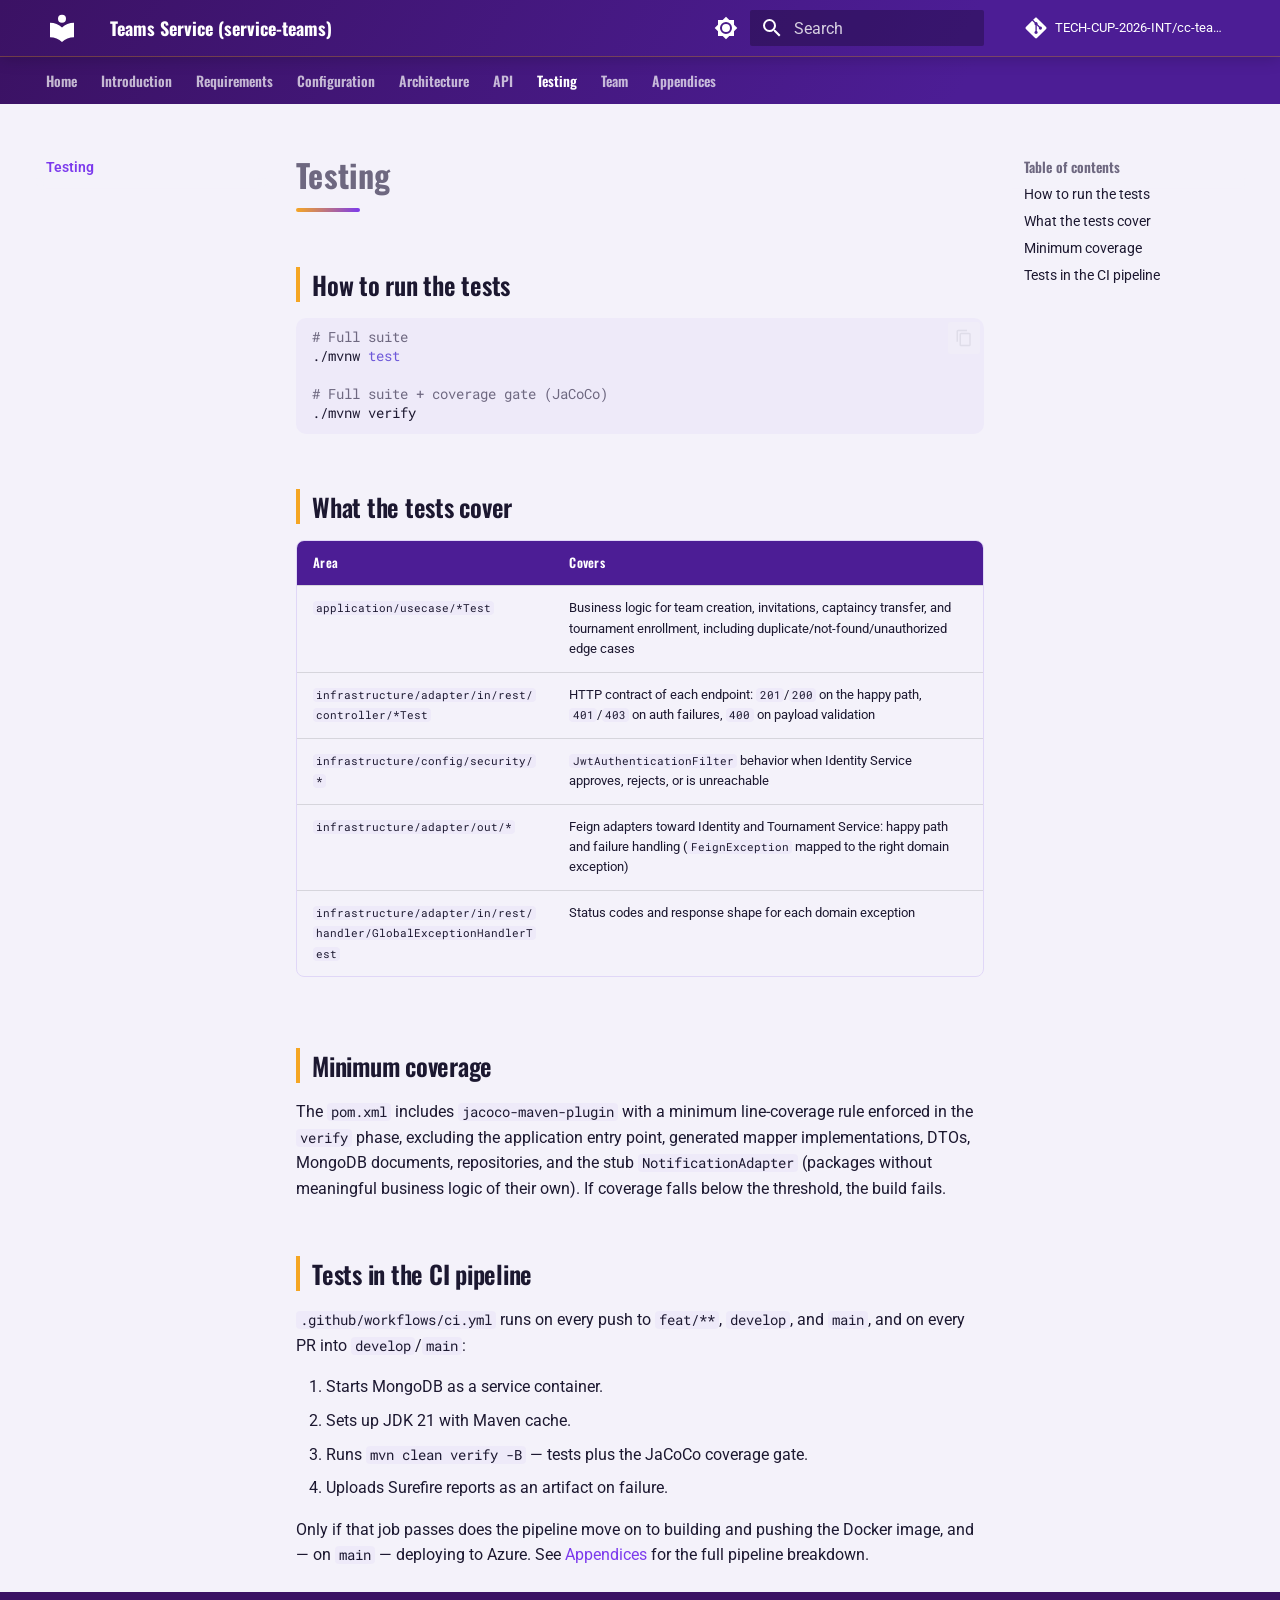
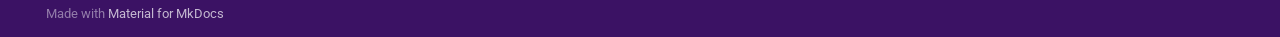
<file: pruebas/index.html>
<!doctype html>
<html lang="en" class="no-js">
  <head>
    
      <meta charset="utf-8">
      <meta name="viewport" content="width=device-width,initial-scale=1">
      
        <meta name="description" content="TechCup FÃºtbol - Teams Service documentation">
      
      
      
      
        <link rel="prev" href="../api/">
      
      
        <link rel="next" href="../equipo/">
      
      
        
      
      
      <link rel="icon" href="../assets/images/favicon.png">
      <meta name="generator" content="mkdocs-1.6.1, mkdocs-material-9.7.6">
    
    
      
        <title>Testing - Teams Service (service-teams)</title>
      
    
    
      <link rel="stylesheet" href="../assets/stylesheets/main.484c7ddc.min.css">
      
        
        <link rel="stylesheet" href="../assets/stylesheets/palette.ab4e12ef.min.css">
      
      


    
    
      
    
    
      
        
        
        <link rel="preconnect" href="https://fonts.gstatic.com" crossorigin>
        <link rel="stylesheet" href="https://fonts.googleapis.com/css?family=Roboto:300,300i,400,400i,700,700i%7CRoboto+Mono:400,400i,700,700i&display=fallback">
        <style>:root{--md-text-font:"Roboto";--md-code-font:"Roboto Mono"}</style>
      
    
    
      <link rel="stylesheet" href="../assets/stylesheets/extra.css">
    
    <script>__md_scope=new URL("..",location),__md_hash=e=>[...e].reduce(((e,_)=>(e<<5)-e+_.charCodeAt(0)),0),__md_get=(e,_=localStorage,t=__md_scope)=>JSON.parse(_.getItem(t.pathname+"."+e)),__md_set=(e,_,t=localStorage,a=__md_scope)=>{try{t.setItem(a.pathname+"."+e,JSON.stringify(_))}catch(e){}}</script>
    
      

    
    
  </head>
  
  
    
    
      
    
    
    
    
    <body dir="ltr" data-md-color-scheme="default" data-md-color-primary="indigo" data-md-color-accent="indigo">
  
    
    <input class="md-toggle" data-md-toggle="drawer" type="checkbox" id="__drawer" autocomplete="off">
    <input class="md-toggle" data-md-toggle="search" type="checkbox" id="__search" autocomplete="off">
    <label class="md-overlay" for="__drawer"></label>
    <div data-md-component="skip">
      
        
        <a href="#testing" class="md-skip">
          Skip to content
        </a>
      
    </div>
    <div data-md-component="announce">
      
    </div>
    
    
      

<header class="md-header" data-md-component="header">
  <nav class="md-header__inner md-grid" aria-label="Header">
    <a href=".." title="Teams Service (service-teams)" class="md-header__button md-logo" aria-label="Teams Service (service-teams)" data-md-component="logo">
      
  
  <svg xmlns="http://www.w3.org/2000/svg" viewBox="0 0 24 24"><path d="M12 8a3 3 0 0 0 3-3 3 3 0 0 0-3-3 3 3 0 0 0-3 3 3 3 0 0 0 3 3m0 3.54C9.64 9.35 6.5 8 3 8v11c3.5 0 6.64 1.35 9 3.54 2.36-2.19 5.5-3.54 9-3.54V8c-3.5 0-6.64 1.35-9 3.54"/></svg>

    </a>
    <label class="md-header__button md-icon" for="__drawer">
      
      <svg xmlns="http://www.w3.org/2000/svg" viewBox="0 0 24 24"><path d="M3 6h18v2H3zm0 5h18v2H3zm0 5h18v2H3z"/></svg>
    </label>
    <div class="md-header__title" data-md-component="header-title">
      <div class="md-header__ellipsis">
        <div class="md-header__topic">
          <span class="md-ellipsis">
            Teams Service (service-teams)
          </span>
        </div>
        <div class="md-header__topic" data-md-component="header-topic">
          <span class="md-ellipsis">
            
              Testing
            
          </span>
        </div>
      </div>
    </div>
    
      
        <form class="md-header__option" data-md-component="palette">
  
    
    
    
    <input class="md-option" data-md-color-media="(prefers-color-scheme: light)" data-md-color-scheme="default" data-md-color-primary="indigo" data-md-color-accent="indigo"  aria-label="Switch to dark mode"  type="radio" name="__palette" id="__palette_0">
    
      <label class="md-header__button md-icon" title="Switch to dark mode" for="__palette_1" hidden>
        <svg xmlns="http://www.w3.org/2000/svg" viewBox="0 0 24 24"><path d="M12 8a4 4 0 0 0-4 4 4 4 0 0 0 4 4 4 4 0 0 0 4-4 4 4 0 0 0-4-4m0 10a6 6 0 0 1-6-6 6 6 0 0 1 6-6 6 6 0 0 1 6 6 6 6 0 0 1-6 6m8-9.31V4h-4.69L12 .69 8.69 4H4v4.69L.69 12 4 15.31V20h4.69L12 23.31 15.31 20H20v-4.69L23.31 12z"/></svg>
      </label>
    
  
    
    
    
    <input class="md-option" data-md-color-media="(prefers-color-scheme: dark)" data-md-color-scheme="slate" data-md-color-primary="indigo" data-md-color-accent="indigo"  aria-label="Switch to light mode"  type="radio" name="__palette" id="__palette_1">
    
      <label class="md-header__button md-icon" title="Switch to light mode" for="__palette_0" hidden>
        <svg xmlns="http://www.w3.org/2000/svg" viewBox="0 0 24 24"><path d="M12 18c-.89 0-1.74-.2-2.5-.55C11.56 16.5 13 14.42 13 12s-1.44-4.5-3.5-5.45C10.26 6.2 11.11 6 12 6a6 6 0 0 1 6 6 6 6 0 0 1-6 6m8-9.31V4h-4.69L12 .69 8.69 4H4v4.69L.69 12 4 15.31V20h4.69L12 23.31 15.31 20H20v-4.69L23.31 12z"/></svg>
      </label>
    
  
</form>
      
    
    
      <script>var palette=__md_get("__palette");if(palette&&palette.color){if("(prefers-color-scheme)"===palette.color.media){var media=matchMedia("(prefers-color-scheme: light)"),input=document.querySelector(media.matches?"[data-md-color-media='(prefers-color-scheme: light)']":"[data-md-color-media='(prefers-color-scheme: dark)']");palette.color.media=input.getAttribute("data-md-color-media"),palette.color.scheme=input.getAttribute("data-md-color-scheme"),palette.color.primary=input.getAttribute("data-md-color-primary"),palette.color.accent=input.getAttribute("data-md-color-accent")}for(var[key,value]of Object.entries(palette.color))document.body.setAttribute("data-md-color-"+key,value)}</script>
    
    
    
      
      
        <label class="md-header__button md-icon" for="__search">
          
          <svg xmlns="http://www.w3.org/2000/svg" viewBox="0 0 24 24"><path d="M9.5 3A6.5 6.5 0 0 1 16 9.5c0 1.61-.59 3.09-1.56 4.23l.27.27h.79l5 5-1.5 1.5-5-5v-.79l-.27-.27A6.52 6.52 0 0 1 9.5 16 6.5 6.5 0 0 1 3 9.5 6.5 6.5 0 0 1 9.5 3m0 2C7 5 5 7 5 9.5S7 14 9.5 14 14 12 14 9.5 12 5 9.5 5"/></svg>
        </label>
        <div class="md-search" data-md-component="search" role="dialog">
  <label class="md-search__overlay" for="__search"></label>
  <div class="md-search__inner" role="search">
    <form class="md-search__form" name="search">
      <input type="text" class="md-search__input" name="query" aria-label="Search" placeholder="Search" autocapitalize="off" autocorrect="off" autocomplete="off" spellcheck="false" data-md-component="search-query" required>
      <label class="md-search__icon md-icon" for="__search">
        
        <svg xmlns="http://www.w3.org/2000/svg" viewBox="0 0 24 24"><path d="M9.5 3A6.5 6.5 0 0 1 16 9.5c0 1.61-.59 3.09-1.56 4.23l.27.27h.79l5 5-1.5 1.5-5-5v-.79l-.27-.27A6.52 6.52 0 0 1 9.5 16 6.5 6.5 0 0 1 3 9.5 6.5 6.5 0 0 1 9.5 3m0 2C7 5 5 7 5 9.5S7 14 9.5 14 14 12 14 9.5 12 5 9.5 5"/></svg>
        
        <svg xmlns="http://www.w3.org/2000/svg" viewBox="0 0 24 24"><path d="M20 11v2H8l5.5 5.5-1.42 1.42L4.16 12l7.92-7.92L13.5 5.5 8 11z"/></svg>
      </label>
      <nav class="md-search__options" aria-label="Search">
        
        <button type="reset" class="md-search__icon md-icon" title="Clear" aria-label="Clear" tabindex="-1">
          
          <svg xmlns="http://www.w3.org/2000/svg" viewBox="0 0 24 24"><path d="M19 6.41 17.59 5 12 10.59 6.41 5 5 6.41 10.59 12 5 17.59 6.41 19 12 13.41 17.59 19 19 17.59 13.41 12z"/></svg>
        </button>
      </nav>
      
        <div class="md-search__suggest" data-md-component="search-suggest"></div>
      
    </form>
    <div class="md-search__output">
      <div class="md-search__scrollwrap" tabindex="0" data-md-scrollfix>
        <div class="md-search-result" data-md-component="search-result">
          <div class="md-search-result__meta">
            Initializing search
          </div>
          <ol class="md-search-result__list" role="presentation"></ol>
        </div>
      </div>
    </div>
  </div>
</div>
      
    
    
      <div class="md-header__source">
        <a href="https://github.com/TECH-CUP-2026-INT/cc-teams-service" title="Go to repository" class="md-source" data-md-component="source">
  <div class="md-source__icon md-icon">
    
    <svg xmlns="http://www.w3.org/2000/svg" viewBox="0 0 448 512"><!--! Font Awesome Free 7.1.0 by @fontawesome - https://fontawesome.com License - https://fontawesome.com/license/free (Icons: CC BY 4.0, Fonts: SIL OFL 1.1, Code: MIT License) Copyright 2025 Fonticons, Inc.--><path d="M439.6 236.1 244 40.5c-5.4-5.5-12.8-8.5-20.4-8.5s-15 3-20.4 8.4L162.5 81l51.5 51.5c27.1-9.1 52.7 16.8 43.4 43.7l49.7 49.7c34.2-11.8 61.2 31 35.5 56.7-26.5 26.5-70.2-2.9-56-37.3L240.3 199v121.9c25.3 12.5 22.3 41.8 9.1 55-6.4 6.4-15.2 10.1-24.3 10.1s-17.8-3.6-24.3-10.1c-17.6-17.6-11.1-46.9 11.2-56v-123c-20.8-8.5-24.6-30.7-18.6-45L142.6 101 8.5 235.1C3 240.6 0 247.9 0 255.5s3 15 8.5 20.4l195.6 195.7c5.4 5.4 12.7 8.4 20.4 8.4s15-3 20.4-8.4l194.7-194.7c5.4-5.4 8.4-12.8 8.4-20.4s-3-15-8.4-20.4"/></svg>
  </div>
  <div class="md-source__repository">
    TECH-CUP-2026-INT/cc-teams-service
  </div>
</a>
      </div>
    
  </nav>
  
</header>
    
    <div class="md-container" data-md-component="container">
      
      
        
          
            
<nav class="md-tabs" aria-label="Tabs" data-md-component="tabs">
  <div class="md-grid">
    <ul class="md-tabs__list">
      
        
  
  
  
  
    <li class="md-tabs__item">
      <a href=".." class="md-tabs__link">
        
  
  
    
  
  Home

      </a>
    </li>
  

      
        
  
  
  
  
    <li class="md-tabs__item">
      <a href="../introduccion/" class="md-tabs__link">
        
  
  
    
  
  Introduction

      </a>
    </li>
  

      
        
  
  
  
  
    <li class="md-tabs__item">
      <a href="../requerimientos/" class="md-tabs__link">
        
  
  
    
  
  Requirements

      </a>
    </li>
  

      
        
  
  
  
  
    <li class="md-tabs__item">
      <a href="../configuracion/" class="md-tabs__link">
        
  
  
    
  
  Configuration

      </a>
    </li>
  

      
        
  
  
  
  
    <li class="md-tabs__item">
      <a href="../arquitectura/" class="md-tabs__link">
        
  
  
    
  
  Architecture

      </a>
    </li>
  

      
        
  
  
  
  
    <li class="md-tabs__item">
      <a href="../api/" class="md-tabs__link">
        
  
  
    
  
  API

      </a>
    </li>
  

      
        
  
  
  
    
  
  
    <li class="md-tabs__item md-tabs__item--active">
      <a href="./" class="md-tabs__link">
        
  
  
    
  
  Testing

      </a>
    </li>
  

      
        
  
  
  
  
    <li class="md-tabs__item">
      <a href="../equipo/" class="md-tabs__link">
        
  
  
    
  
  Team

      </a>
    </li>
  

      
        
  
  
  
  
    <li class="md-tabs__item">
      <a href="../anexos/" class="md-tabs__link">
        
  
  
    
  
  Appendices

      </a>
    </li>
  

      
    </ul>
  </div>
</nav>
          
        
      
      <main class="md-main" data-md-component="main">
        <div class="md-main__inner md-grid">
          
            
              
              <div class="md-sidebar md-sidebar--primary" data-md-component="sidebar" data-md-type="navigation" >
                <div class="md-sidebar__scrollwrap">
                  <div class="md-sidebar__inner">
                    


  


<nav class="md-nav md-nav--primary md-nav--lifted" aria-label="Navigation" data-md-level="0">
  <label class="md-nav__title" for="__drawer">
    <a href=".." title="Teams Service (service-teams)" class="md-nav__button md-logo" aria-label="Teams Service (service-teams)" data-md-component="logo">
      
  
  <svg xmlns="http://www.w3.org/2000/svg" viewBox="0 0 24 24"><path d="M12 8a3 3 0 0 0 3-3 3 3 0 0 0-3-3 3 3 0 0 0-3 3 3 3 0 0 0 3 3m0 3.54C9.64 9.35 6.5 8 3 8v11c3.5 0 6.64 1.35 9 3.54 2.36-2.19 5.5-3.54 9-3.54V8c-3.5 0-6.64 1.35-9 3.54"/></svg>

    </a>
    Teams Service (service-teams)
  </label>
  
    <div class="md-nav__source">
      <a href="https://github.com/TECH-CUP-2026-INT/cc-teams-service" title="Go to repository" class="md-source" data-md-component="source">
  <div class="md-source__icon md-icon">
    
    <svg xmlns="http://www.w3.org/2000/svg" viewBox="0 0 448 512"><!--! Font Awesome Free 7.1.0 by @fontawesome - https://fontawesome.com License - https://fontawesome.com/license/free (Icons: CC BY 4.0, Fonts: SIL OFL 1.1, Code: MIT License) Copyright 2025 Fonticons, Inc.--><path d="M439.6 236.1 244 40.5c-5.4-5.5-12.8-8.5-20.4-8.5s-15 3-20.4 8.4L162.5 81l51.5 51.5c27.1-9.1 52.7 16.8 43.4 43.7l49.7 49.7c34.2-11.8 61.2 31 35.5 56.7-26.5 26.5-70.2-2.9-56-37.3L240.3 199v121.9c25.3 12.5 22.3 41.8 9.1 55-6.4 6.4-15.2 10.1-24.3 10.1s-17.8-3.6-24.3-10.1c-17.6-17.6-11.1-46.9 11.2-56v-123c-20.8-8.5-24.6-30.7-18.6-45L142.6 101 8.5 235.1C3 240.6 0 247.9 0 255.5s3 15 8.5 20.4l195.6 195.7c5.4 5.4 12.7 8.4 20.4 8.4s15-3 20.4-8.4l194.7-194.7c5.4-5.4 8.4-12.8 8.4-20.4s-3-15-8.4-20.4"/></svg>
  </div>
  <div class="md-source__repository">
    TECH-CUP-2026-INT/cc-teams-service
  </div>
</a>
    </div>
  
  <ul class="md-nav__list" data-md-scrollfix>
    
      
      
  
  
  
  
    <li class="md-nav__item">
      <a href=".." class="md-nav__link">
        
  
  
  <span class="md-ellipsis">
    
  
    Home
  

    
  </span>
  
  

      </a>
    </li>
  

    
      
      
  
  
  
  
    <li class="md-nav__item">
      <a href="../introduccion/" class="md-nav__link">
        
  
  
  <span class="md-ellipsis">
    
  
    Introduction
  

    
  </span>
  
  

      </a>
    </li>
  

    
      
      
  
  
  
  
    <li class="md-nav__item">
      <a href="../requerimientos/" class="md-nav__link">
        
  
  
  <span class="md-ellipsis">
    
  
    Requirements
  

    
  </span>
  
  

      </a>
    </li>
  

    
      
      
  
  
  
  
    <li class="md-nav__item">
      <a href="../configuracion/" class="md-nav__link">
        
  
  
  <span class="md-ellipsis">
    
  
    Configuration
  

    
  </span>
  
  

      </a>
    </li>
  

    
      
      
  
  
  
  
    <li class="md-nav__item">
      <a href="../arquitectura/" class="md-nav__link">
        
  
  
  <span class="md-ellipsis">
    
  
    Architecture
  

    
  </span>
  
  

      </a>
    </li>
  

    
      
      
  
  
  
  
    <li class="md-nav__item">
      <a href="../api/" class="md-nav__link">
        
  
  
  <span class="md-ellipsis">
    
  
    API
  

    
  </span>
  
  

      </a>
    </li>
  

    
      
      
  
  
    
  
  
  
    <li class="md-nav__item md-nav__item--active">
      
      <input class="md-nav__toggle md-toggle" type="checkbox" id="__toc">
      
      
        
      
      
        <label class="md-nav__link md-nav__link--active" for="__toc">
          
  
  
  <span class="md-ellipsis">
    
  
    Testing
  

    
  </span>
  
  

          <span class="md-nav__icon md-icon"></span>
        </label>
      
      <a href="./" class="md-nav__link md-nav__link--active">
        
  
  
  <span class="md-ellipsis">
    
  
    Testing
  

    
  </span>
  
  

      </a>
      
        

<nav class="md-nav md-nav--secondary" aria-label="Table of contents">
  
  
  
    
  
  
    <label class="md-nav__title" for="__toc">
      <span class="md-nav__icon md-icon"></span>
      Table of contents
    </label>
    <ul class="md-nav__list" data-md-component="toc" data-md-scrollfix>
      
        <li class="md-nav__item">
  <a href="#how-to-run-the-tests" class="md-nav__link">
    <span class="md-ellipsis">
      
        How to run the tests
      
    </span>
  </a>
  
</li>
      
        <li class="md-nav__item">
  <a href="#what-the-tests-cover" class="md-nav__link">
    <span class="md-ellipsis">
      
        What the tests cover
      
    </span>
  </a>
  
</li>
      
        <li class="md-nav__item">
  <a href="#minimum-coverage" class="md-nav__link">
    <span class="md-ellipsis">
      
        Minimum coverage
      
    </span>
  </a>
  
</li>
      
        <li class="md-nav__item">
  <a href="#tests-in-the-ci-pipeline" class="md-nav__link">
    <span class="md-ellipsis">
      
        Tests in the CI pipeline
      
    </span>
  </a>
  
</li>
      
    </ul>
  
</nav>
      
    </li>
  

    
      
      
  
  
  
  
    <li class="md-nav__item">
      <a href="../equipo/" class="md-nav__link">
        
  
  
  <span class="md-ellipsis">
    
  
    Team
  

    
  </span>
  
  

      </a>
    </li>
  

    
      
      
  
  
  
  
    <li class="md-nav__item">
      <a href="../anexos/" class="md-nav__link">
        
  
  
  <span class="md-ellipsis">
    
  
    Appendices
  

    
  </span>
  
  

      </a>
    </li>
  

    
  </ul>
</nav>
                  </div>
                </div>
              </div>
            
            
              
              <div class="md-sidebar md-sidebar--secondary" data-md-component="sidebar" data-md-type="toc" >
                <div class="md-sidebar__scrollwrap">
                  <div class="md-sidebar__inner">
                    

<nav class="md-nav md-nav--secondary" aria-label="Table of contents">
  
  
  
    
  
  
    <label class="md-nav__title" for="__toc">
      <span class="md-nav__icon md-icon"></span>
      Table of contents
    </label>
    <ul class="md-nav__list" data-md-component="toc" data-md-scrollfix>
      
        <li class="md-nav__item">
  <a href="#how-to-run-the-tests" class="md-nav__link">
    <span class="md-ellipsis">
      
        How to run the tests
      
    </span>
  </a>
  
</li>
      
        <li class="md-nav__item">
  <a href="#what-the-tests-cover" class="md-nav__link">
    <span class="md-ellipsis">
      
        What the tests cover
      
    </span>
  </a>
  
</li>
      
        <li class="md-nav__item">
  <a href="#minimum-coverage" class="md-nav__link">
    <span class="md-ellipsis">
      
        Minimum coverage
      
    </span>
  </a>
  
</li>
      
        <li class="md-nav__item">
  <a href="#tests-in-the-ci-pipeline" class="md-nav__link">
    <span class="md-ellipsis">
      
        Tests in the CI pipeline
      
    </span>
  </a>
  
</li>
      
    </ul>
  
</nav>
                  </div>
                </div>
              </div>
            
          
          
            <div class="md-content" data-md-component="content">
              
              <article class="md-content__inner md-typeset">
                
                  


  
  


<h1 id="testing">Testing<a class="headerlink" href="#testing" title="Permanent link">&para;</a></h1>
<h2 id="how-to-run-the-tests">How to run the tests<a class="headerlink" href="#how-to-run-the-tests" title="Permanent link">&para;</a></h2>
<div class="highlight"><pre><span></span><code><span class="c1"># Full suite</span>
./mvnw<span class="w"> </span><span class="nb">test</span>

<span class="c1"># Full suite + coverage gate (JaCoCo)</span>
./mvnw<span class="w"> </span>verify
</code></pre></div>
<h2 id="what-the-tests-cover">What the tests cover<a class="headerlink" href="#what-the-tests-cover" title="Permanent link">&para;</a></h2>
<table>
<thead>
<tr>
<th>Area</th>
<th>Covers</th>
</tr>
</thead>
<tbody>
<tr>
<td><code>application/usecase/*Test</code></td>
<td>Business logic for team creation, invitations, captaincy transfer, and tournament enrollment, including duplicate/not-found/unauthorized edge cases</td>
</tr>
<tr>
<td><code>infrastructure/adapter/in/rest/controller/*Test</code></td>
<td>HTTP contract of each endpoint: <code>201</code>/<code>200</code> on the happy path, <code>401</code>/<code>403</code> on auth failures, <code>400</code> on payload validation</td>
</tr>
<tr>
<td><code>infrastructure/config/security/*</code></td>
<td><code>JwtAuthenticationFilter</code> behavior when Identity Service approves, rejects, or is unreachable</td>
</tr>
<tr>
<td><code>infrastructure/adapter/out/*</code></td>
<td>Feign adapters toward Identity and Tournament Service: happy path and failure handling (<code>FeignException</code> mapped to the right domain exception)</td>
</tr>
<tr>
<td><code>infrastructure/adapter/in/rest/handler/GlobalExceptionHandlerTest</code></td>
<td>Status codes and response shape for each domain exception</td>
</tr>
</tbody>
</table>
<h2 id="minimum-coverage">Minimum coverage<a class="headerlink" href="#minimum-coverage" title="Permanent link">&para;</a></h2>
<p>The <code>pom.xml</code> includes <code>jacoco-maven-plugin</code> with a minimum line-coverage
rule enforced in the <code>verify</code> phase, excluding the application entry point,
generated mapper implementations, DTOs, MongoDB documents, repositories,
and the stub <code>NotificationAdapter</code> (packages without meaningful business
logic of their own). If coverage falls below the threshold, the build
fails.</p>
<h2 id="tests-in-the-ci-pipeline">Tests in the CI pipeline<a class="headerlink" href="#tests-in-the-ci-pipeline" title="Permanent link">&para;</a></h2>
<p><code>.github/workflows/ci.yml</code> runs on every push to <code>feat/**</code>, <code>develop</code>, and
<code>main</code>, and on every PR into <code>develop</code>/<code>main</code>:</p>
<ol>
<li>Starts MongoDB as a service container.</li>
<li>Sets up JDK 21 with Maven cache.</li>
<li>Runs <code>mvn clean verify -B</code> — tests plus the JaCoCo coverage gate.</li>
<li>Uploads Surefire reports as an artifact on failure.</li>
</ol>
<p>Only if that job passes does the pipeline move on to building and pushing
the Docker image, and — on <code>main</code> — deploying to Azure. See
<a href="../anexos/#cicd-pipeline">Appendices</a> for the full pipeline breakdown.</p>












                
              </article>
            </div>
          
          
<script>var target=document.getElementById(location.hash.slice(1));target&&target.name&&(target.checked=target.name.startsWith("__tabbed_"))</script>
        </div>
        
          <button type="button" class="md-top md-icon" data-md-component="top" hidden>
  
  <svg xmlns="http://www.w3.org/2000/svg" viewBox="0 0 24 24"><path d="M13 20h-2V8l-5.5 5.5-1.42-1.42L12 4.16l7.92 7.92-1.42 1.42L13 8z"/></svg>
  Back to top
</button>
        
      </main>
      
        <footer class="md-footer">
  
  <div class="md-footer-meta md-typeset">
    <div class="md-footer-meta__inner md-grid">
      <div class="md-copyright">
  
  
    Made with
    <a href="https://squidfunk.github.io/mkdocs-material/" target="_blank" rel="noopener">
      Material for MkDocs
    </a>
  
</div>
      
    </div>
  </div>
</footer>
      
    </div>
    <div class="md-dialog" data-md-component="dialog">
      <div class="md-dialog__inner md-typeset"></div>
    </div>
    
    
    
      
      
      <script id="__config" type="application/json">{"annotate": null, "base": "..", "features": ["navigation.tabs", "navigation.top", "content.code.copy", "search.suggest"], "search": "../assets/javascripts/workers/search.2c215733.min.js", "tags": null, "translations": {"clipboard.copied": "Copied to clipboard", "clipboard.copy": "Copy to clipboard", "search.result.more.one": "1 more on this page", "search.result.more.other": "# more on this page", "search.result.none": "No matching documents", "search.result.one": "1 matching document", "search.result.other": "# matching documents", "search.result.placeholder": "Type to start searching", "search.result.term.missing": "Missing", "select.version": "Select version"}, "version": null}</script>
    
    
      <script src="../assets/javascripts/bundle.79ae519e.min.js"></script>
      
    
  </body>
</html>
</file>
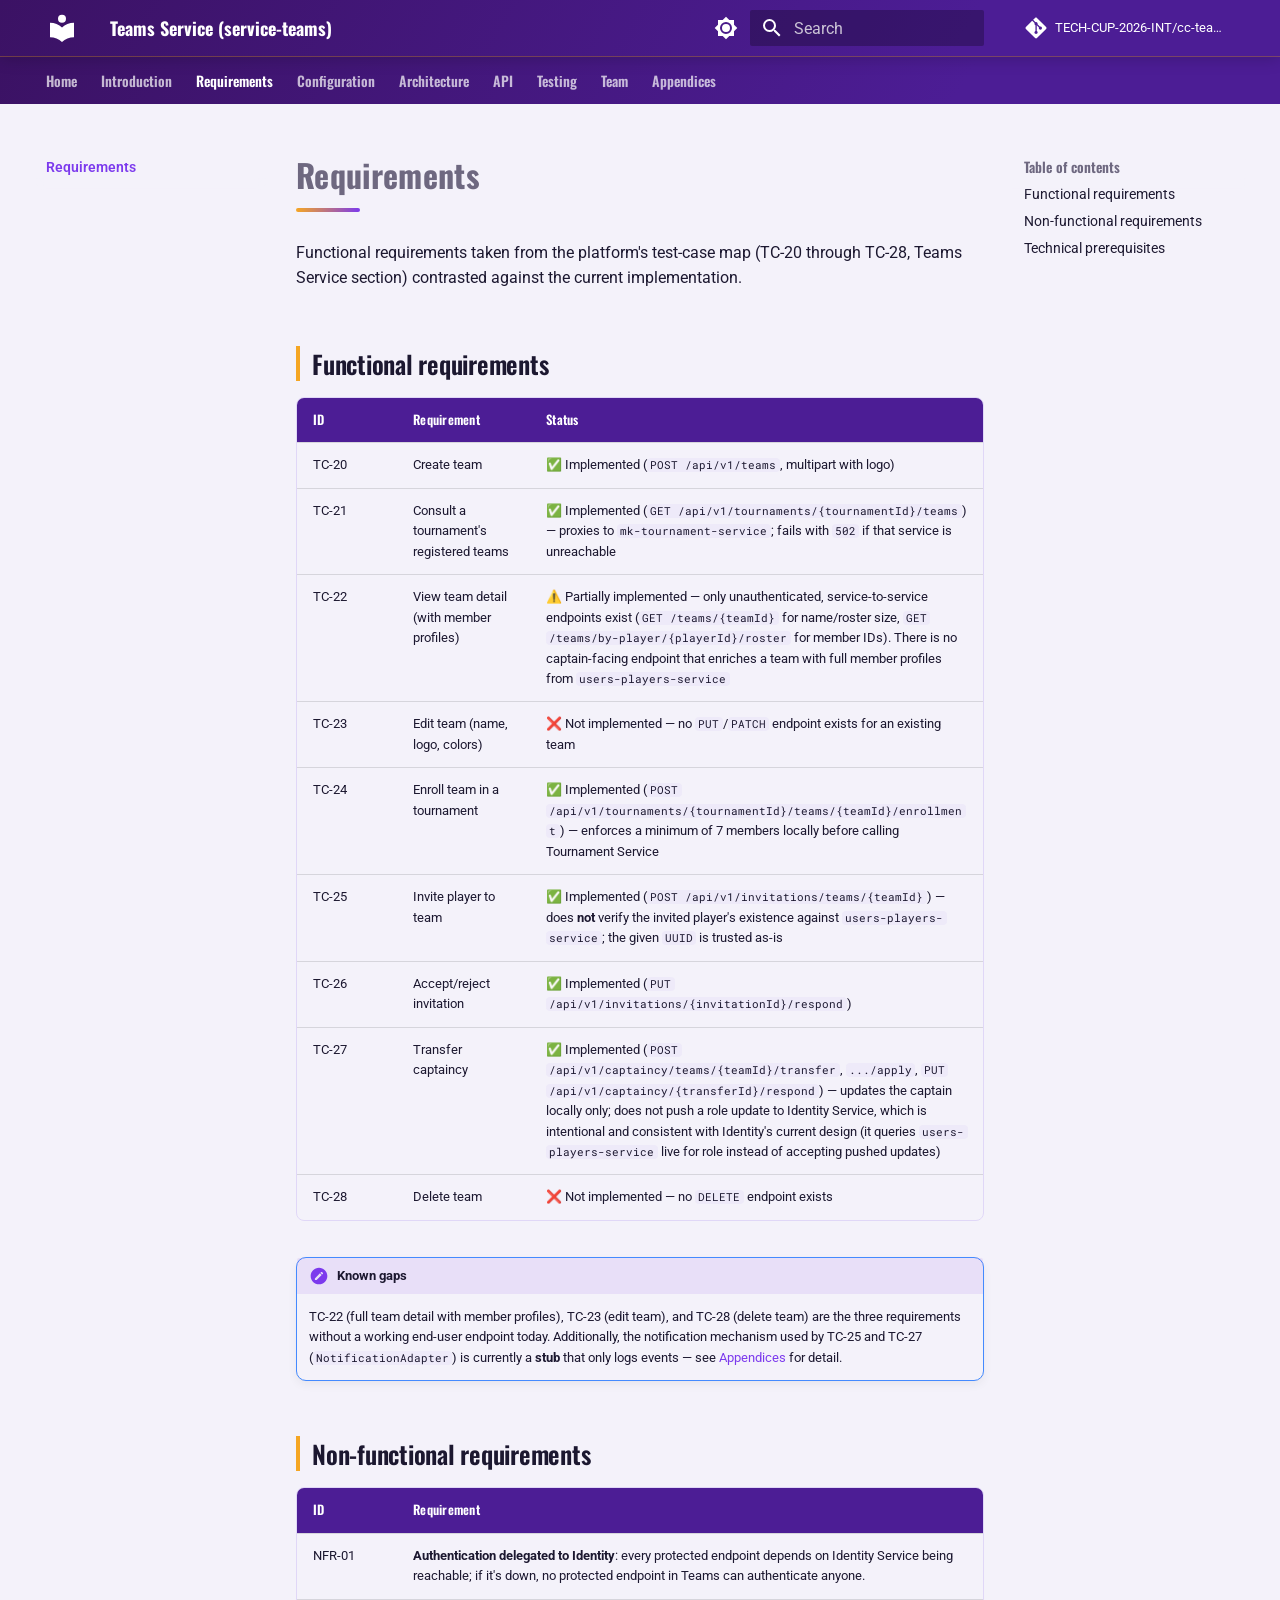
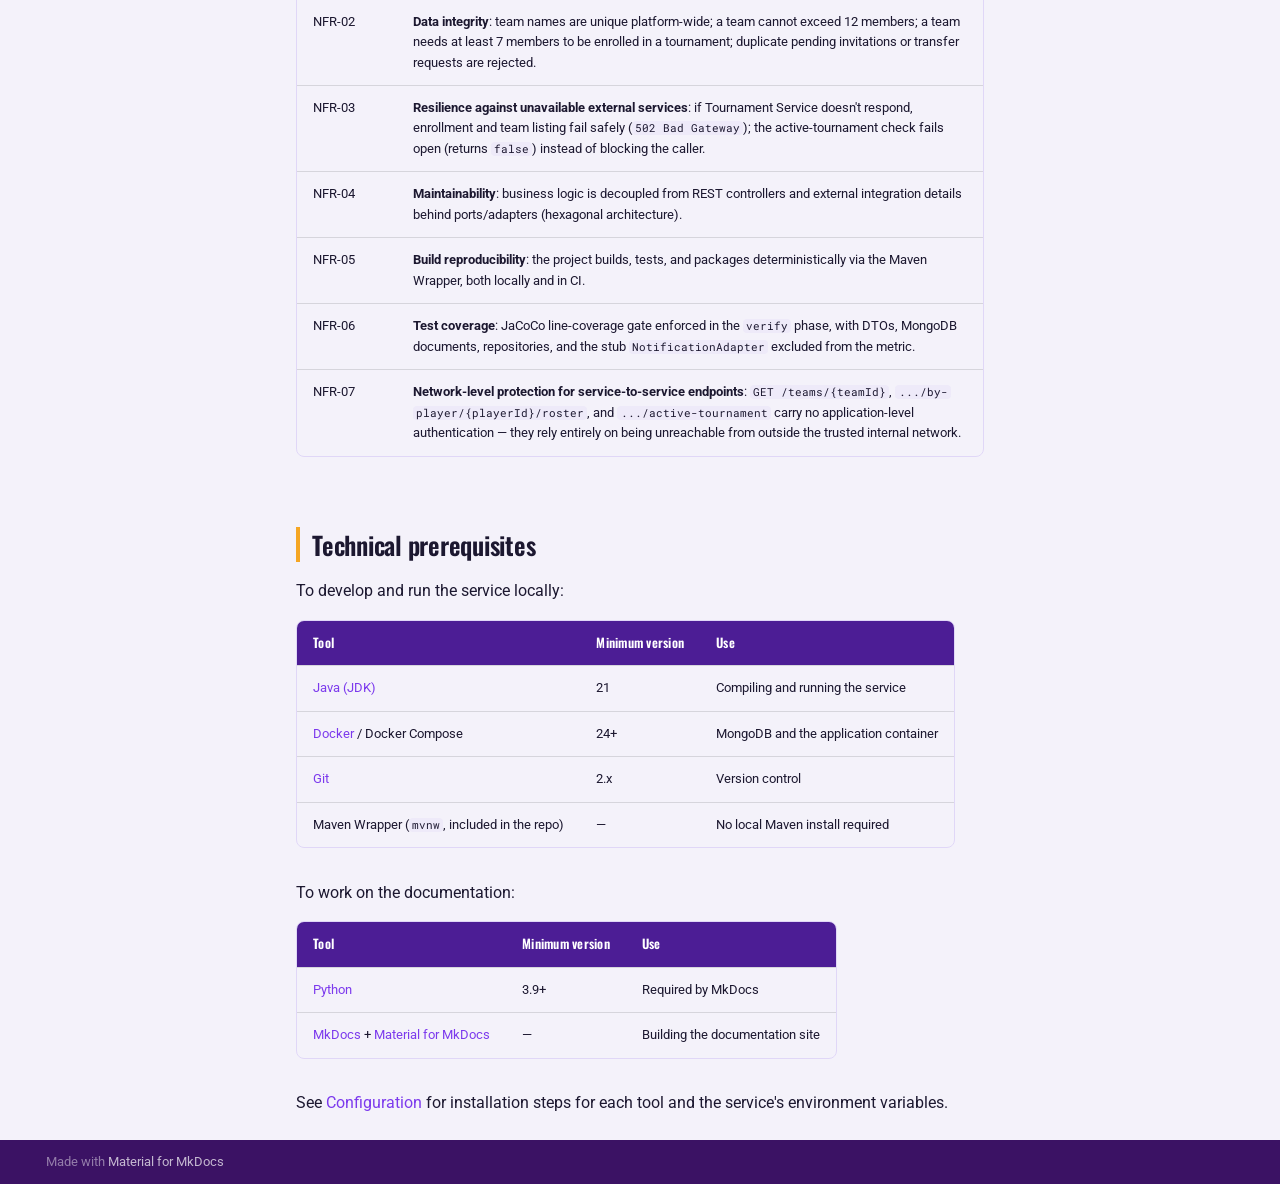
<file: requerimientos/index.html>
<!doctype html>
<html lang="en" class="no-js">
  <head>
    
      <meta charset="utf-8">
      <meta name="viewport" content="width=device-width,initial-scale=1">
      
        <meta name="description" content="TechCup FÃºtbol - Teams Service documentation">
      
      
      
      
        <link rel="prev" href="../introduccion/">
      
      
        <link rel="next" href="../configuracion/">
      
      
        
      
      
      <link rel="icon" href="../assets/images/favicon.png">
      <meta name="generator" content="mkdocs-1.6.1, mkdocs-material-9.7.6">
    
    
      
        <title>Requirements - Teams Service (service-teams)</title>
      
    
    
      <link rel="stylesheet" href="../assets/stylesheets/main.484c7ddc.min.css">
      
        
        <link rel="stylesheet" href="../assets/stylesheets/palette.ab4e12ef.min.css">
      
      


    
    
      
    
    
      
        
        
        <link rel="preconnect" href="https://fonts.gstatic.com" crossorigin>
        <link rel="stylesheet" href="https://fonts.googleapis.com/css?family=Roboto:300,300i,400,400i,700,700i%7CRoboto+Mono:400,400i,700,700i&display=fallback">
        <style>:root{--md-text-font:"Roboto";--md-code-font:"Roboto Mono"}</style>
      
    
    
      <link rel="stylesheet" href="../assets/stylesheets/extra.css">
    
    <script>__md_scope=new URL("..",location),__md_hash=e=>[...e].reduce(((e,_)=>(e<<5)-e+_.charCodeAt(0)),0),__md_get=(e,_=localStorage,t=__md_scope)=>JSON.parse(_.getItem(t.pathname+"."+e)),__md_set=(e,_,t=localStorage,a=__md_scope)=>{try{t.setItem(a.pathname+"."+e,JSON.stringify(_))}catch(e){}}</script>
    
      

    
    
  </head>
  
  
    
    
      
    
    
    
    
    <body dir="ltr" data-md-color-scheme="default" data-md-color-primary="indigo" data-md-color-accent="indigo">
  
    
    <input class="md-toggle" data-md-toggle="drawer" type="checkbox" id="__drawer" autocomplete="off">
    <input class="md-toggle" data-md-toggle="search" type="checkbox" id="__search" autocomplete="off">
    <label class="md-overlay" for="__drawer"></label>
    <div data-md-component="skip">
      
        
        <a href="#requirements" class="md-skip">
          Skip to content
        </a>
      
    </div>
    <div data-md-component="announce">
      
    </div>
    
    
      

<header class="md-header" data-md-component="header">
  <nav class="md-header__inner md-grid" aria-label="Header">
    <a href=".." title="Teams Service (service-teams)" class="md-header__button md-logo" aria-label="Teams Service (service-teams)" data-md-component="logo">
      
  
  <svg xmlns="http://www.w3.org/2000/svg" viewBox="0 0 24 24"><path d="M12 8a3 3 0 0 0 3-3 3 3 0 0 0-3-3 3 3 0 0 0-3 3 3 3 0 0 0 3 3m0 3.54C9.64 9.35 6.5 8 3 8v11c3.5 0 6.64 1.35 9 3.54 2.36-2.19 5.5-3.54 9-3.54V8c-3.5 0-6.64 1.35-9 3.54"/></svg>

    </a>
    <label class="md-header__button md-icon" for="__drawer">
      
      <svg xmlns="http://www.w3.org/2000/svg" viewBox="0 0 24 24"><path d="M3 6h18v2H3zm0 5h18v2H3zm0 5h18v2H3z"/></svg>
    </label>
    <div class="md-header__title" data-md-component="header-title">
      <div class="md-header__ellipsis">
        <div class="md-header__topic">
          <span class="md-ellipsis">
            Teams Service (service-teams)
          </span>
        </div>
        <div class="md-header__topic" data-md-component="header-topic">
          <span class="md-ellipsis">
            
              Requirements
            
          </span>
        </div>
      </div>
    </div>
    
      
        <form class="md-header__option" data-md-component="palette">
  
    
    
    
    <input class="md-option" data-md-color-media="(prefers-color-scheme: light)" data-md-color-scheme="default" data-md-color-primary="indigo" data-md-color-accent="indigo"  aria-label="Switch to dark mode"  type="radio" name="__palette" id="__palette_0">
    
      <label class="md-header__button md-icon" title="Switch to dark mode" for="__palette_1" hidden>
        <svg xmlns="http://www.w3.org/2000/svg" viewBox="0 0 24 24"><path d="M12 8a4 4 0 0 0-4 4 4 4 0 0 0 4 4 4 4 0 0 0 4-4 4 4 0 0 0-4-4m0 10a6 6 0 0 1-6-6 6 6 0 0 1 6-6 6 6 0 0 1 6 6 6 6 0 0 1-6 6m8-9.31V4h-4.69L12 .69 8.69 4H4v4.69L.69 12 4 15.31V20h4.69L12 23.31 15.31 20H20v-4.69L23.31 12z"/></svg>
      </label>
    
  
    
    
    
    <input class="md-option" data-md-color-media="(prefers-color-scheme: dark)" data-md-color-scheme="slate" data-md-color-primary="indigo" data-md-color-accent="indigo"  aria-label="Switch to light mode"  type="radio" name="__palette" id="__palette_1">
    
      <label class="md-header__button md-icon" title="Switch to light mode" for="__palette_0" hidden>
        <svg xmlns="http://www.w3.org/2000/svg" viewBox="0 0 24 24"><path d="M12 18c-.89 0-1.74-.2-2.5-.55C11.56 16.5 13 14.42 13 12s-1.44-4.5-3.5-5.45C10.26 6.2 11.11 6 12 6a6 6 0 0 1 6 6 6 6 0 0 1-6 6m8-9.31V4h-4.69L12 .69 8.69 4H4v4.69L.69 12 4 15.31V20h4.69L12 23.31 15.31 20H20v-4.69L23.31 12z"/></svg>
      </label>
    
  
</form>
      
    
    
      <script>var palette=__md_get("__palette");if(palette&&palette.color){if("(prefers-color-scheme)"===palette.color.media){var media=matchMedia("(prefers-color-scheme: light)"),input=document.querySelector(media.matches?"[data-md-color-media='(prefers-color-scheme: light)']":"[data-md-color-media='(prefers-color-scheme: dark)']");palette.color.media=input.getAttribute("data-md-color-media"),palette.color.scheme=input.getAttribute("data-md-color-scheme"),palette.color.primary=input.getAttribute("data-md-color-primary"),palette.color.accent=input.getAttribute("data-md-color-accent")}for(var[key,value]of Object.entries(palette.color))document.body.setAttribute("data-md-color-"+key,value)}</script>
    
    
    
      
      
        <label class="md-header__button md-icon" for="__search">
          
          <svg xmlns="http://www.w3.org/2000/svg" viewBox="0 0 24 24"><path d="M9.5 3A6.5 6.5 0 0 1 16 9.5c0 1.61-.59 3.09-1.56 4.23l.27.27h.79l5 5-1.5 1.5-5-5v-.79l-.27-.27A6.52 6.52 0 0 1 9.5 16 6.5 6.5 0 0 1 3 9.5 6.5 6.5 0 0 1 9.5 3m0 2C7 5 5 7 5 9.5S7 14 9.5 14 14 12 14 9.5 12 5 9.5 5"/></svg>
        </label>
        <div class="md-search" data-md-component="search" role="dialog">
  <label class="md-search__overlay" for="__search"></label>
  <div class="md-search__inner" role="search">
    <form class="md-search__form" name="search">
      <input type="text" class="md-search__input" name="query" aria-label="Search" placeholder="Search" autocapitalize="off" autocorrect="off" autocomplete="off" spellcheck="false" data-md-component="search-query" required>
      <label class="md-search__icon md-icon" for="__search">
        
        <svg xmlns="http://www.w3.org/2000/svg" viewBox="0 0 24 24"><path d="M9.5 3A6.5 6.5 0 0 1 16 9.5c0 1.61-.59 3.09-1.56 4.23l.27.27h.79l5 5-1.5 1.5-5-5v-.79l-.27-.27A6.52 6.52 0 0 1 9.5 16 6.5 6.5 0 0 1 3 9.5 6.5 6.5 0 0 1 9.5 3m0 2C7 5 5 7 5 9.5S7 14 9.5 14 14 12 14 9.5 12 5 9.5 5"/></svg>
        
        <svg xmlns="http://www.w3.org/2000/svg" viewBox="0 0 24 24"><path d="M20 11v2H8l5.5 5.5-1.42 1.42L4.16 12l7.92-7.92L13.5 5.5 8 11z"/></svg>
      </label>
      <nav class="md-search__options" aria-label="Search">
        
        <button type="reset" class="md-search__icon md-icon" title="Clear" aria-label="Clear" tabindex="-1">
          
          <svg xmlns="http://www.w3.org/2000/svg" viewBox="0 0 24 24"><path d="M19 6.41 17.59 5 12 10.59 6.41 5 5 6.41 10.59 12 5 17.59 6.41 19 12 13.41 17.59 19 19 17.59 13.41 12z"/></svg>
        </button>
      </nav>
      
        <div class="md-search__suggest" data-md-component="search-suggest"></div>
      
    </form>
    <div class="md-search__output">
      <div class="md-search__scrollwrap" tabindex="0" data-md-scrollfix>
        <div class="md-search-result" data-md-component="search-result">
          <div class="md-search-result__meta">
            Initializing search
          </div>
          <ol class="md-search-result__list" role="presentation"></ol>
        </div>
      </div>
    </div>
  </div>
</div>
      
    
    
      <div class="md-header__source">
        <a href="https://github.com/TECH-CUP-2026-INT/cc-teams-service" title="Go to repository" class="md-source" data-md-component="source">
  <div class="md-source__icon md-icon">
    
    <svg xmlns="http://www.w3.org/2000/svg" viewBox="0 0 448 512"><!--! Font Awesome Free 7.1.0 by @fontawesome - https://fontawesome.com License - https://fontawesome.com/license/free (Icons: CC BY 4.0, Fonts: SIL OFL 1.1, Code: MIT License) Copyright 2025 Fonticons, Inc.--><path d="M439.6 236.1 244 40.5c-5.4-5.5-12.8-8.5-20.4-8.5s-15 3-20.4 8.4L162.5 81l51.5 51.5c27.1-9.1 52.7 16.8 43.4 43.7l49.7 49.7c34.2-11.8 61.2 31 35.5 56.7-26.5 26.5-70.2-2.9-56-37.3L240.3 199v121.9c25.3 12.5 22.3 41.8 9.1 55-6.4 6.4-15.2 10.1-24.3 10.1s-17.8-3.6-24.3-10.1c-17.6-17.6-11.1-46.9 11.2-56v-123c-20.8-8.5-24.6-30.7-18.6-45L142.6 101 8.5 235.1C3 240.6 0 247.9 0 255.5s3 15 8.5 20.4l195.6 195.7c5.4 5.4 12.7 8.4 20.4 8.4s15-3 20.4-8.4l194.7-194.7c5.4-5.4 8.4-12.8 8.4-20.4s-3-15-8.4-20.4"/></svg>
  </div>
  <div class="md-source__repository">
    TECH-CUP-2026-INT/cc-teams-service
  </div>
</a>
      </div>
    
  </nav>
  
</header>
    
    <div class="md-container" data-md-component="container">
      
      
        
          
            
<nav class="md-tabs" aria-label="Tabs" data-md-component="tabs">
  <div class="md-grid">
    <ul class="md-tabs__list">
      
        
  
  
  
  
    <li class="md-tabs__item">
      <a href=".." class="md-tabs__link">
        
  
  
    
  
  Home

      </a>
    </li>
  

      
        
  
  
  
  
    <li class="md-tabs__item">
      <a href="../introduccion/" class="md-tabs__link">
        
  
  
    
  
  Introduction

      </a>
    </li>
  

      
        
  
  
  
    
  
  
    <li class="md-tabs__item md-tabs__item--active">
      <a href="./" class="md-tabs__link">
        
  
  
    
  
  Requirements

      </a>
    </li>
  

      
        
  
  
  
  
    <li class="md-tabs__item">
      <a href="../configuracion/" class="md-tabs__link">
        
  
  
    
  
  Configuration

      </a>
    </li>
  

      
        
  
  
  
  
    <li class="md-tabs__item">
      <a href="../arquitectura/" class="md-tabs__link">
        
  
  
    
  
  Architecture

      </a>
    </li>
  

      
        
  
  
  
  
    <li class="md-tabs__item">
      <a href="../api/" class="md-tabs__link">
        
  
  
    
  
  API

      </a>
    </li>
  

      
        
  
  
  
  
    <li class="md-tabs__item">
      <a href="../pruebas/" class="md-tabs__link">
        
  
  
    
  
  Testing

      </a>
    </li>
  

      
        
  
  
  
  
    <li class="md-tabs__item">
      <a href="../equipo/" class="md-tabs__link">
        
  
  
    
  
  Team

      </a>
    </li>
  

      
        
  
  
  
  
    <li class="md-tabs__item">
      <a href="../anexos/" class="md-tabs__link">
        
  
  
    
  
  Appendices

      </a>
    </li>
  

      
    </ul>
  </div>
</nav>
          
        
      
      <main class="md-main" data-md-component="main">
        <div class="md-main__inner md-grid">
          
            
              
              <div class="md-sidebar md-sidebar--primary" data-md-component="sidebar" data-md-type="navigation" >
                <div class="md-sidebar__scrollwrap">
                  <div class="md-sidebar__inner">
                    


  


<nav class="md-nav md-nav--primary md-nav--lifted" aria-label="Navigation" data-md-level="0">
  <label class="md-nav__title" for="__drawer">
    <a href=".." title="Teams Service (service-teams)" class="md-nav__button md-logo" aria-label="Teams Service (service-teams)" data-md-component="logo">
      
  
  <svg xmlns="http://www.w3.org/2000/svg" viewBox="0 0 24 24"><path d="M12 8a3 3 0 0 0 3-3 3 3 0 0 0-3-3 3 3 0 0 0-3 3 3 3 0 0 0 3 3m0 3.54C9.64 9.35 6.5 8 3 8v11c3.5 0 6.64 1.35 9 3.54 2.36-2.19 5.5-3.54 9-3.54V8c-3.5 0-6.64 1.35-9 3.54"/></svg>

    </a>
    Teams Service (service-teams)
  </label>
  
    <div class="md-nav__source">
      <a href="https://github.com/TECH-CUP-2026-INT/cc-teams-service" title="Go to repository" class="md-source" data-md-component="source">
  <div class="md-source__icon md-icon">
    
    <svg xmlns="http://www.w3.org/2000/svg" viewBox="0 0 448 512"><!--! Font Awesome Free 7.1.0 by @fontawesome - https://fontawesome.com License - https://fontawesome.com/license/free (Icons: CC BY 4.0, Fonts: SIL OFL 1.1, Code: MIT License) Copyright 2025 Fonticons, Inc.--><path d="M439.6 236.1 244 40.5c-5.4-5.5-12.8-8.5-20.4-8.5s-15 3-20.4 8.4L162.5 81l51.5 51.5c27.1-9.1 52.7 16.8 43.4 43.7l49.7 49.7c34.2-11.8 61.2 31 35.5 56.7-26.5 26.5-70.2-2.9-56-37.3L240.3 199v121.9c25.3 12.5 22.3 41.8 9.1 55-6.4 6.4-15.2 10.1-24.3 10.1s-17.8-3.6-24.3-10.1c-17.6-17.6-11.1-46.9 11.2-56v-123c-20.8-8.5-24.6-30.7-18.6-45L142.6 101 8.5 235.1C3 240.6 0 247.9 0 255.5s3 15 8.5 20.4l195.6 195.7c5.4 5.4 12.7 8.4 20.4 8.4s15-3 20.4-8.4l194.7-194.7c5.4-5.4 8.4-12.8 8.4-20.4s-3-15-8.4-20.4"/></svg>
  </div>
  <div class="md-source__repository">
    TECH-CUP-2026-INT/cc-teams-service
  </div>
</a>
    </div>
  
  <ul class="md-nav__list" data-md-scrollfix>
    
      
      
  
  
  
  
    <li class="md-nav__item">
      <a href=".." class="md-nav__link">
        
  
  
  <span class="md-ellipsis">
    
  
    Home
  

    
  </span>
  
  

      </a>
    </li>
  

    
      
      
  
  
  
  
    <li class="md-nav__item">
      <a href="../introduccion/" class="md-nav__link">
        
  
  
  <span class="md-ellipsis">
    
  
    Introduction
  

    
  </span>
  
  

      </a>
    </li>
  

    
      
      
  
  
    
  
  
  
    <li class="md-nav__item md-nav__item--active">
      
      <input class="md-nav__toggle md-toggle" type="checkbox" id="__toc">
      
      
        
      
      
        <label class="md-nav__link md-nav__link--active" for="__toc">
          
  
  
  <span class="md-ellipsis">
    
  
    Requirements
  

    
  </span>
  
  

          <span class="md-nav__icon md-icon"></span>
        </label>
      
      <a href="./" class="md-nav__link md-nav__link--active">
        
  
  
  <span class="md-ellipsis">
    
  
    Requirements
  

    
  </span>
  
  

      </a>
      
        

<nav class="md-nav md-nav--secondary" aria-label="Table of contents">
  
  
  
    
  
  
    <label class="md-nav__title" for="__toc">
      <span class="md-nav__icon md-icon"></span>
      Table of contents
    </label>
    <ul class="md-nav__list" data-md-component="toc" data-md-scrollfix>
      
        <li class="md-nav__item">
  <a href="#functional-requirements" class="md-nav__link">
    <span class="md-ellipsis">
      
        Functional requirements
      
    </span>
  </a>
  
</li>
      
        <li class="md-nav__item">
  <a href="#non-functional-requirements" class="md-nav__link">
    <span class="md-ellipsis">
      
        Non-functional requirements
      
    </span>
  </a>
  
</li>
      
        <li class="md-nav__item">
  <a href="#technical-prerequisites" class="md-nav__link">
    <span class="md-ellipsis">
      
        Technical prerequisites
      
    </span>
  </a>
  
</li>
      
    </ul>
  
</nav>
      
    </li>
  

    
      
      
  
  
  
  
    <li class="md-nav__item">
      <a href="../configuracion/" class="md-nav__link">
        
  
  
  <span class="md-ellipsis">
    
  
    Configuration
  

    
  </span>
  
  

      </a>
    </li>
  

    
      
      
  
  
  
  
    <li class="md-nav__item">
      <a href="../arquitectura/" class="md-nav__link">
        
  
  
  <span class="md-ellipsis">
    
  
    Architecture
  

    
  </span>
  
  

      </a>
    </li>
  

    
      
      
  
  
  
  
    <li class="md-nav__item">
      <a href="../api/" class="md-nav__link">
        
  
  
  <span class="md-ellipsis">
    
  
    API
  

    
  </span>
  
  

      </a>
    </li>
  

    
      
      
  
  
  
  
    <li class="md-nav__item">
      <a href="../pruebas/" class="md-nav__link">
        
  
  
  <span class="md-ellipsis">
    
  
    Testing
  

    
  </span>
  
  

      </a>
    </li>
  

    
      
      
  
  
  
  
    <li class="md-nav__item">
      <a href="../equipo/" class="md-nav__link">
        
  
  
  <span class="md-ellipsis">
    
  
    Team
  

    
  </span>
  
  

      </a>
    </li>
  

    
      
      
  
  
  
  
    <li class="md-nav__item">
      <a href="../anexos/" class="md-nav__link">
        
  
  
  <span class="md-ellipsis">
    
  
    Appendices
  

    
  </span>
  
  

      </a>
    </li>
  

    
  </ul>
</nav>
                  </div>
                </div>
              </div>
            
            
              
              <div class="md-sidebar md-sidebar--secondary" data-md-component="sidebar" data-md-type="toc" >
                <div class="md-sidebar__scrollwrap">
                  <div class="md-sidebar__inner">
                    

<nav class="md-nav md-nav--secondary" aria-label="Table of contents">
  
  
  
    
  
  
    <label class="md-nav__title" for="__toc">
      <span class="md-nav__icon md-icon"></span>
      Table of contents
    </label>
    <ul class="md-nav__list" data-md-component="toc" data-md-scrollfix>
      
        <li class="md-nav__item">
  <a href="#functional-requirements" class="md-nav__link">
    <span class="md-ellipsis">
      
        Functional requirements
      
    </span>
  </a>
  
</li>
      
        <li class="md-nav__item">
  <a href="#non-functional-requirements" class="md-nav__link">
    <span class="md-ellipsis">
      
        Non-functional requirements
      
    </span>
  </a>
  
</li>
      
        <li class="md-nav__item">
  <a href="#technical-prerequisites" class="md-nav__link">
    <span class="md-ellipsis">
      
        Technical prerequisites
      
    </span>
  </a>
  
</li>
      
    </ul>
  
</nav>
                  </div>
                </div>
              </div>
            
          
          
            <div class="md-content" data-md-component="content">
              
              <article class="md-content__inner md-typeset">
                
                  


  
  


<h1 id="requirements">Requirements<a class="headerlink" href="#requirements" title="Permanent link">&para;</a></h1>
<p>Functional requirements taken from the platform's test-case map (TC-20
through TC-28, Teams Service section) contrasted against the current
implementation.</p>
<h2 id="functional-requirements">Functional requirements<a class="headerlink" href="#functional-requirements" title="Permanent link">&para;</a></h2>
<table>
<thead>
<tr>
<th>ID</th>
<th>Requirement</th>
<th>Status</th>
</tr>
</thead>
<tbody>
<tr>
<td>TC-20</td>
<td>Create team</td>
<td>✅ Implemented (<code>POST /api/v1/teams</code>, multipart with logo)</td>
</tr>
<tr>
<td>TC-21</td>
<td>Consult a tournament's registered teams</td>
<td>✅ Implemented (<code>GET /api/v1/tournaments/{tournamentId}/teams</code>) — proxies to <code>mk-tournament-service</code>; fails with <code>502</code> if that service is unreachable</td>
</tr>
<tr>
<td>TC-22</td>
<td>View team detail (with member profiles)</td>
<td>⚠️ Partially implemented — only unauthenticated, service-to-service endpoints exist (<code>GET /teams/{teamId}</code> for name/roster size, <code>GET /teams/by-player/{playerId}/roster</code> for member IDs). There is no captain-facing endpoint that enriches a team with full member profiles from <code>users-players-service</code></td>
</tr>
<tr>
<td>TC-23</td>
<td>Edit team (name, logo, colors)</td>
<td>❌ Not implemented — no <code>PUT</code>/<code>PATCH</code> endpoint exists for an existing team</td>
</tr>
<tr>
<td>TC-24</td>
<td>Enroll team in a tournament</td>
<td>✅ Implemented (<code>POST /api/v1/tournaments/{tournamentId}/teams/{teamId}/enrollment</code>) — enforces a minimum of 7 members locally before calling Tournament Service</td>
</tr>
<tr>
<td>TC-25</td>
<td>Invite player to team</td>
<td>✅ Implemented (<code>POST /api/v1/invitations/teams/{teamId}</code>) — does <strong>not</strong> verify the invited player's existence against <code>users-players-service</code>; the given <code>UUID</code> is trusted as-is</td>
</tr>
<tr>
<td>TC-26</td>
<td>Accept/reject invitation</td>
<td>✅ Implemented (<code>PUT /api/v1/invitations/{invitationId}/respond</code>)</td>
</tr>
<tr>
<td>TC-27</td>
<td>Transfer captaincy</td>
<td>✅ Implemented (<code>POST /api/v1/captaincy/teams/{teamId}/transfer</code>, <code>.../apply</code>, <code>PUT /api/v1/captaincy/{transferId}/respond</code>) — updates the captain locally only; does not push a role update to Identity Service, which is intentional and consistent with Identity's current design (it queries <code>users-players-service</code> live for role instead of accepting pushed updates)</td>
</tr>
<tr>
<td>TC-28</td>
<td>Delete team</td>
<td>❌ Not implemented — no <code>DELETE</code> endpoint exists</td>
</tr>
</tbody>
</table>
<div class="admonition note">
<p class="admonition-title">Known gaps</p>
<p>TC-22 (full team detail with member profiles), TC-23 (edit team), and
TC-28 (delete team) are the three requirements without a working
end-user endpoint today. Additionally, the notification mechanism used
by TC-25 and TC-27 (<code>NotificationAdapter</code>) is currently a <strong>stub</strong> that
only logs events — see <a href="../anexos/">Appendices</a> for detail.</p>
</div>
<h2 id="non-functional-requirements">Non-functional requirements<a class="headerlink" href="#non-functional-requirements" title="Permanent link">&para;</a></h2>
<table>
<thead>
<tr>
<th>ID</th>
<th>Requirement</th>
</tr>
</thead>
<tbody>
<tr>
<td>NFR-01</td>
<td><strong>Authentication delegated to Identity</strong>: every protected endpoint depends on Identity Service being reachable; if it's down, no protected endpoint in Teams can authenticate anyone.</td>
</tr>
<tr>
<td>NFR-02</td>
<td><strong>Data integrity</strong>: team names are unique platform-wide; a team cannot exceed 12 members; a team needs at least 7 members to be enrolled in a tournament; duplicate pending invitations or transfer requests are rejected.</td>
</tr>
<tr>
<td>NFR-03</td>
<td><strong>Resilience against unavailable external services</strong>: if Tournament Service doesn't respond, enrollment and team listing fail safely (<code>502 Bad Gateway</code>); the active-tournament check fails open (returns <code>false</code>) instead of blocking the caller.</td>
</tr>
<tr>
<td>NFR-04</td>
<td><strong>Maintainability</strong>: business logic is decoupled from REST controllers and external integration details behind ports/adapters (hexagonal architecture).</td>
</tr>
<tr>
<td>NFR-05</td>
<td><strong>Build reproducibility</strong>: the project builds, tests, and packages deterministically via the Maven Wrapper, both locally and in CI.</td>
</tr>
<tr>
<td>NFR-06</td>
<td><strong>Test coverage</strong>: JaCoCo line-coverage gate enforced in the <code>verify</code> phase, with DTOs, MongoDB documents, repositories, and the stub <code>NotificationAdapter</code> excluded from the metric.</td>
</tr>
<tr>
<td>NFR-07</td>
<td><strong>Network-level protection for service-to-service endpoints</strong>: <code>GET /teams/{teamId}</code>, <code>.../by-player/{playerId}/roster</code>, and <code>.../active-tournament</code> carry no application-level authentication — they rely entirely on being unreachable from outside the trusted internal network.</td>
</tr>
</tbody>
</table>
<h2 id="technical-prerequisites">Technical prerequisites<a class="headerlink" href="#technical-prerequisites" title="Permanent link">&para;</a></h2>
<p>To develop and run the service locally:</p>
<table>
<thead>
<tr>
<th>Tool</th>
<th>Minimum version</th>
<th>Use</th>
</tr>
</thead>
<tbody>
<tr>
<td><a href="https://adoptium.net/">Java (JDK)</a></td>
<td>21</td>
<td>Compiling and running the service</td>
</tr>
<tr>
<td><a href="https://www.docker.com/">Docker</a> / Docker Compose</td>
<td>24+</td>
<td>MongoDB and the application container</td>
</tr>
<tr>
<td><a href="https://git-scm.com/">Git</a></td>
<td>2.x</td>
<td>Version control</td>
</tr>
<tr>
<td>Maven Wrapper (<code>mvnw</code>, included in the repo)</td>
<td>—</td>
<td>No local Maven install required</td>
</tr>
</tbody>
</table>
<p>To work on the documentation:</p>
<table>
<thead>
<tr>
<th>Tool</th>
<th>Minimum version</th>
<th>Use</th>
</tr>
</thead>
<tbody>
<tr>
<td><a href="https://www.python.org/">Python</a></td>
<td>3.9+</td>
<td>Required by MkDocs</td>
</tr>
<tr>
<td><a href="https://www.mkdocs.org/">MkDocs</a> + <a href="https://squidfunk.github.io/mkdocs-material/">Material for MkDocs</a></td>
<td>—</td>
<td>Building the documentation site</td>
</tr>
</tbody>
</table>
<p>See <a href="../configuracion/">Configuration</a> for installation steps for each tool
and the service's environment variables.</p>












                
              </article>
            </div>
          
          
<script>var target=document.getElementById(location.hash.slice(1));target&&target.name&&(target.checked=target.name.startsWith("__tabbed_"))</script>
        </div>
        
          <button type="button" class="md-top md-icon" data-md-component="top" hidden>
  
  <svg xmlns="http://www.w3.org/2000/svg" viewBox="0 0 24 24"><path d="M13 20h-2V8l-5.5 5.5-1.42-1.42L12 4.16l7.92 7.92-1.42 1.42L13 8z"/></svg>
  Back to top
</button>
        
      </main>
      
        <footer class="md-footer">
  
  <div class="md-footer-meta md-typeset">
    <div class="md-footer-meta__inner md-grid">
      <div class="md-copyright">
  
  
    Made with
    <a href="https://squidfunk.github.io/mkdocs-material/" target="_blank" rel="noopener">
      Material for MkDocs
    </a>
  
</div>
      
    </div>
  </div>
</footer>
      
    </div>
    <div class="md-dialog" data-md-component="dialog">
      <div class="md-dialog__inner md-typeset"></div>
    </div>
    
    
    
      
      
      <script id="__config" type="application/json">{"annotate": null, "base": "..", "features": ["navigation.tabs", "navigation.top", "content.code.copy", "search.suggest"], "search": "../assets/javascripts/workers/search.2c215733.min.js", "tags": null, "translations": {"clipboard.copied": "Copied to clipboard", "clipboard.copy": "Copy to clipboard", "search.result.more.one": "1 more on this page", "search.result.more.other": "# more on this page", "search.result.none": "No matching documents", "search.result.one": "1 matching document", "search.result.other": "# matching documents", "search.result.placeholder": "Type to start searching", "search.result.term.missing": "Missing", "select.version": "Select version"}, "version": null}</script>
    
    
      <script src="../assets/javascripts/bundle.79ae519e.min.js"></script>
      
    
  </body>
</html>
</file>
<file: assets/stylesheets/extra.css>
/* ==========================================================================
   TECH CUP 2026 — Documentación
   Tema aplicado según el Manual de Identidad (TechCup_BrandGuide_v18)
   Tipografía: Oswald (títulos) · Inter (cuerpo, vía theme.font) ·
               JetBrains Mono (código, vía theme.font) · Archivo Black (display)
   Color: dorado #F5A623 = logro/acción (CTAs, iconos, acentos cortos —
          nunca texto largo). Morado #7C3AED = diferenciación/foco/navegación.
          Fondo #160B24 ("purple-black" del manual) = modo oscuro principal,
          más cálido que el negro puro para que combine con los acentos.
   ========================================================================== */

@import url('https://fonts.googleapis.com/css2?family=Oswald:wght@400;500;600;700&family=Archivo+Black&display=swap');

:root,
[data-md-color-scheme="default"] {
  /* Modo claro — alternativo. Mismos acentos de marca sobre base lavanda. */
  --md-primary-fg-color: #4C1D95;
  --md-primary-fg-color--light: #7C3AED;
  --md-primary-fg-color--dark: #3B1264;
  --md-primary-bg-color: #FFFFFF;
  --md-primary-bg-color--light: #FFFFFFCC;

  --md-accent-fg-color: #F5A623;
  --md-accent-fg-color--transparent: #F5A6231A;
  --md-accent-bg-color: #1C1830;
  --md-accent-bg-color--light: #1C1830CC;

  /* En claro el dorado no es apto para texto (falla AA sobre blanco/lavanda):
     los enlaces usan morado, tal como indica el manual ("Enlaces, foco"). */
  --md-typeset-a-color: #7C3AED;

  --md-default-bg-color: #F4F2FA;
  --md-default-fg-color: #1C1830;
  --md-default-fg-color--light: #6E6880;
  --md-default-fg-color--lighter: #6E688073;
  --md-default-fg-color--lightest: #6E68801f;

  --md-code-bg-color: #EEEAF9;
  --md-code-fg-color: #1C1830;

  --tc-surface: #FFFFFF;
  --tc-surface-2: #EEEAF9;
  --tc-border: #E0D7F7;
  --tc-live: #FAEACB;
  --tc-finished: #E0D7F7;

  --md-mermaid-font-family: 'Inter', sans-serif;
  --md-mermaid-edge-color: #7C3AED;
  --md-mermaid-node-bg-color: #EEEAF9;
  --md-mermaid-node-fg-color: #1C1830;
  --md-mermaid-label-bg-color: #FFFFFF;
  --md-mermaid-label-fg-color: #1C1830;
}

[data-md-color-scheme="slate"] {
  /* Modo oscuro — principal. Fondo "purple-black", más cálido que el negro puro. */
  --md-primary-fg-color: #4C1D95;
  --md-primary-fg-color--light: #7C3AED;
  --md-primary-fg-color--dark: #3B1264;
  --md-primary-bg-color: #FFFFFF;

  --md-accent-fg-color: #F5A623;
  --md-accent-fg-color--transparent: #F5A6231A;

  --md-typeset-a-color: #F5A623;

  --md-default-bg-color: #160B24;
  --md-default-fg-color: #E5E7EB;
  --md-default-fg-color--light: #9B98A8;
  --md-default-fg-color--lighter: #9B98A880;
  --md-default-fg-color--lightest: #9B98A81f;

  --md-code-bg-color: #1F1F28;
  --md-code-fg-color: #E5E7EB;

  --tc-surface: #1F1F28;
  --tc-surface-2: #262633;
  --tc-border: #F5A6231A;
  --tc-hero: #160B24;

  --md-mermaid-font-family: 'Inter', sans-serif;
  --md-mermaid-edge-color: #F5A623;
  --md-mermaid-node-bg-color: #1F1F28;
  --md-mermaid-node-fg-color: #E5E7EB;
  --md-mermaid-label-bg-color: #262633;
  --md-mermaid-label-fg-color: #E5E7EB;
}

/* Footer: color fijo de marca (footer-purple), igual en ambos temas. */
.md-footer {
  background-color: #4E2A87;
}
.md-footer-meta {
  background-color: #3B1264;
}

/* ---- Tipografía ---------------------------------------------------- */

.md-typeset h1,
.md-typeset h2,
.md-typeset h3,
.md-typeset h4,
.md-typeset h5,
.md-typeset h6,
.md-header__topic,
.md-nav__title,
.md-tabs__link {
  font-family: 'Oswald', sans-serif;
  font-weight: 600;
}

.md-typeset h1 {
  font-weight: 700;
  letter-spacing: .01em;
  position: relative;
  padding-bottom: 16px;
  margin-bottom: 28px;
}

.md-typeset h1::after {
  content: '';
  position: absolute;
  left: 0;
  bottom: 0;
  width: 64px;
  height: 4px;
  border-radius: 2px;
  background: linear-gradient(90deg, var(--md-accent-fg-color), var(--md-primary-fg-color--light));
}

.md-typeset h2 {
  border-left: 4px solid var(--md-accent-fg-color);
  padding-left: 12px;
  margin-top: 2.2em;
}

.md-typeset h3 {
  color: var(--md-primary-fg-color--light);
}

/* ---- Enlaces --------------------------------------------------------- */

.md-typeset a {
  color: var(--md-typeset-a-color);
  text-decoration-thickness: 1px;
  text-underline-offset: 2px;
}

.md-typeset a:hover {
  color: var(--md-primary-fg-color--light);
}

[data-md-color-scheme="slate"] .md-typeset a:hover {
  color: #FFFFFF;
}

/* ---- Navegación: la marca reserva el morado para foco/selección ------ */

.md-tabs__link--active,
.md-nav__link--active {
  color: var(--md-primary-fg-color--light) !important;
  font-weight: 600;
}

.md-nav__link:focus,
.md-nav__link:hover {
  color: var(--md-accent-fg-color);
}

/* ---- Botones (.md-button) — el dorado como CTA de "logro" ------------- */

.md-typeset .md-button {
  border-radius: 50px;
  border-color: var(--md-accent-fg-color);
  color: var(--md-accent-fg-color);
  font-weight: 600;
  text-transform: uppercase;
  letter-spacing: .03em;
  font-size: .68rem;
  padding: .5em 1.4em;
}

.md-typeset .md-button:hover {
  background-color: var(--md-accent-fg-color);
  color: #1C1830;
  border-color: var(--md-accent-fg-color);
}

.md-typeset .md-button--primary {
  background-color: var(--md-accent-fg-color);
  border-color: var(--md-accent-fg-color);
  color: #1C1830;
}

.md-typeset .md-button--primary:hover {
  background-color: var(--md-primary-fg-color--light);
  border-color: var(--md-primary-fg-color--light);
  color: #FFFFFF;
}

/* ---- Tablas ------------------------------------------------------------ */

.md-typeset table:not([class]) {
  border: 1px solid var(--tc-border);
  border-radius: 8px;
  overflow: hidden;
}

.md-typeset table:not([class]) th {
  background-color: var(--md-primary-fg-color);
  color: #FFFFFF;
  font-family: 'Oswald', sans-serif;
  font-weight: 600;
  letter-spacing: .02em;
}

.md-typeset table:not([class]) tr:hover {
  background-color: var(--md-accent-fg-color--transparent);
}

/* ---- Bloques de código -------------------------------------------------- */

.md-typeset pre > code,
.md-typeset .highlight {
  border-radius: 10px;
}

.md-typeset code {
  background-color: var(--md-code-bg-color);
  border-radius: 4px;
}

.md-clipboard {
  color: var(--md-accent-fg-color);
}

/* ---- Admonitions: mapeadas a los tokens semánticos del manual ---------- */

.md-typeset .admonition,
.md-typeset details {
  border-radius: 10px;
  border-width: 1px;
}

.md-typeset .note,
.md-typeset .info {
  border-color: var(--md-primary-fg-color--light);
}
.md-typeset .note > .admonition-title,
.md-typeset .info > .admonition-title {
  background-color: rgba(124, 58, 237, .1);
}
.md-typeset .note > .admonition-title::before,
.md-typeset .info > .admonition-title::before {
  background-color: var(--md-primary-fg-color--light);
}

.md-typeset .warning,
.md-typeset .caution {
  border-color: var(--md-accent-fg-color);
}
.md-typeset .warning > .admonition-title,
.md-typeset .caution > .admonition-title {
  background-color: var(--md-accent-fg-color--transparent);
}
.md-typeset .warning > .admonition-title::before,
.md-typeset .caution > .admonition-title::before {
  background-color: var(--md-accent-fg-color);
}

.md-typeset .danger,
.md-typeset .failure {
  border-color: #EF4444;
}

.md-typeset .tip,
.md-typeset .success {
  border-color: #0D9488;
}

/* ---- Mermaid: fondo de diagrama coherente con la superficie del tema --- */

.md-typeset .mermaid {
  background-color: var(--tc-surface);
  border: 1px solid var(--tc-border);
  border-radius: 10px;
  padding: 12px;
}

/* ---- Selección de texto con el acento dorado --------------------------- */

.md-typeset ::selection {
  background-color: var(--md-accent-fg-color--transparent);
}

/* ---- Logo del header: leve resalte dorado al pasar el mouse ----------- */

.md-header__button.md-logo img,
.md-header__button.md-logo svg {
  height: 1.6rem;
  width: 1.6rem;
  transition: filter .2s;
}

.md-header__button.md-logo:hover img {
  filter: drop-shadow(0 0 6px rgba(245, 166, 35, .55));
}

/* ---- Hero de portada — mismo degradé "estadio nocturno" del manual ----- */

.tc-hero {
  background: linear-gradient(140deg, #160B24 0%, #2E1450 55%, #3B1264 100%);
  border-radius: 18px;
  padding: 56px 24px 46px;
  text-align: center;
  margin: 0 0 40px;
  position: relative;
  overflow: hidden;
  isolation: isolate;
}

.tc-hero::before {
  content: '';
  position: absolute;
  right: -90px;
  bottom: -90px;
  width: 300px;
  height: 300px;
  border-radius: 50%;
  border: 1px solid rgba(245, 166, 35, .12);
  z-index: -1;
}

.tc-hero::after {
  content: '';
  position: absolute;
  left: -70px;
  top: -70px;
  width: 200px;
  height: 200px;
  border-radius: 50%;
  border: 1px solid rgba(124, 58, 237, .18);
  z-index: -1;
}

.tc-hero-logo {
  width: 104px;
  height: auto;
  margin-bottom: 22px;
  filter: drop-shadow(0 6px 22px rgba(245, 166, 35, .3));
}

.tc-hero-eyebrow {
  font-size: 11px;
  letter-spacing: .28em;
  text-transform: uppercase;
  color: #F5A623;
  margin: 0 0 18px;
}

.md-typeset h1.tc-hero-title {
  font-family: 'Archivo Black', sans-serif;
  font-weight: 400;
  font-size: clamp(30px, 5.5vw, 52px);
  line-height: 1;
  color: #fff;
  text-align: center;
  padding-bottom: 0;
  margin: 0 0 18px;
}

.md-typeset h1.tc-hero-title::after {
  content: none;
}

.tc-hero-title span {
  color: #F5A623;
}

.tc-hero-sub {
  font-family: 'Inter', sans-serif;
  font-style: italic;
  color: #9B98A8;
  font-size: 15px;
  margin: 0;
}

/* ---- Badges de dominio (cc- / mk- / am- / ga-) ------------------------- */

.tc-badge {
  display: inline-flex;
  align-items: center;
  font-family: 'JetBrains Mono', monospace;
  font-size: 10px;
  font-weight: 600;
  letter-spacing: .04em;
  padding: 2px 9px;
  border-radius: 999px;
  margin-right: 6px;
  vertical-align: middle;
  line-height: 1.6;
}

/* cc- Identidad y Usuarios -> dorado (texto oscuro: el dorado no pasa AA con texto claro) */
.tc-badge-cc { background-color: #F5A623; color: #1C1830; }
/* mk- Torneos y Pagos -> verde (ingeniería de sistemas, paleta de carreras) */
.tc-badge-mk { background-color: #004B19; color: #FFFFFF; }
/* am- Partidos y Logística -> morado de marca */
.tc-badge-am { background-color: #4C1D95; color: #FFFFFF; }
/* ga- Analítica y Auditoría -> azul (matemáticas, paleta de carreras) */
.tc-badge-ga { background-color: #003366; color: #FFFFFF; }

.md-typeset h3 .tc-badge {
  font-size: 11px;
  margin-right: 10px;
}

/* ==========================================================================
   Modo oscuro — más profundidad y carácter ("estadio nocturno")
   ========================================================================== */

.md-header,
.md-tabs {
  background: linear-gradient(120deg, var(--md-primary-fg-color--dark), var(--md-primary-fg-color) 75%);
}

[data-md-color-scheme="slate"] .md-header,
[data-md-color-scheme="slate"] .md-tabs {
  background: linear-gradient(120deg, #160B24 0%, #3B1264 55%, #4C1D95 100%);
}

.md-header {
  box-shadow: 0 1px 0 0 rgba(245, 166, 35, .3), 0 2px 16px rgba(0, 0, 0, .2);
}

/* Glow sutil detrás del contenido, como reflectores de estadio */
[data-md-color-scheme="slate"] .md-container {
  background-image:
    radial-gradient(ellipse 900px 480px at 8% -8%, rgba(124, 58, 237, .10), transparent 60%),
    radial-gradient(ellipse 800px 460px at 100% 8%, rgba(245, 166, 35, .06), transparent 55%);
  background-repeat: no-repeat;
}

/* Separación sutil de la barra lateral respecto al contenido */
[data-md-color-scheme="slate"] .md-sidebar__scrollwrap {
  border-right: 1px solid rgba(245, 166, 35, .06);
}

[data-md-color-scheme="slate"] .md-nav__link {
  border-radius: 6px;
  transition: background-color .15s, color .15s;
}

[data-md-color-scheme="slate"] .md-nav__link:hover {
  background-color: rgba(245, 166, 35, .08);
}

[data-md-color-scheme="slate"] .md-nav__link--active {
  background-color: rgba(124, 58, 237, .16);
}

/* Más profundidad en tarjetas de contenido sobre el fondo negro */
[data-md-color-scheme="slate"] .md-typeset .admonition,
[data-md-color-scheme="slate"] .md-typeset details,
[data-md-color-scheme="slate"] .md-typeset pre,
[data-md-color-scheme="slate"] .md-typeset table:not([class]),
[data-md-color-scheme="slate"] .md-typeset .mermaid {
  box-shadow: 0 6px 20px rgba(0, 0, 0, .35);
}

[data-md-color-scheme="slate"] .md-search__form {
  background-color: rgba(255, 255, 255, .08);
}

[data-md-color-scheme="slate"] .md-search__form:hover {
  background-color: rgba(255, 255, 255, .14);
}

/* Scrollbar a medida */
::-webkit-scrollbar {
  width: 10px;
  height: 10px;
}

::-webkit-scrollbar-track {
  background: transparent;
}

::-webkit-scrollbar-thumb {
  background-color: var(--md-default-fg-color--lightest);
  border-radius: 6px;
}

::-webkit-scrollbar-thumb:hover {
  background-color: var(--md-accent-fg-color--transparent);
}
</file>
<file: assets/stylesheets/main.484c7ddc.min.css>
@charset "UTF-8";html{-webkit-text-size-adjust:none;-moz-text-size-adjust:none;text-size-adjust:none;box-sizing:border-box}*,:after,:before{box-sizing:inherit}@media (prefers-reduced-motion){*,:after,:before{transition:none!important}}body{margin:0}a,button,input,label{-webkit-tap-highlight-color:transparent}a{color:inherit;text-decoration:none}hr{border:0;box-sizing:initial;display:block;height:.05rem;overflow:visible;padding:0}small{font-size:80%}sub,sup{line-height:1em}img{border-style:none}table{border-collapse:initial;border-spacing:0}td,th{font-weight:400;vertical-align:top}button{background:#0000;border:0;font-family:inherit;font-size:inherit;margin:0;padding:0}input{border:0;outline:none}:root{--md-primary-fg-color:#4051b5;--md-primary-fg-color--light:#5d6cc0;--md-primary-fg-color--dark:#303fa1;--md-primary-bg-color:#fff;--md-primary-bg-color--light:#ffffffb3;--md-accent-fg-color:#526cfe;--md-accent-fg-color--transparent:#526cfe1a;--md-accent-bg-color:#fff;--md-accent-bg-color--light:#ffffffb3}[data-md-color-scheme=default]{color-scheme:light}[data-md-color-scheme=default] img[src$="#gh-dark-mode-only"],[data-md-color-scheme=default] img[src$="#only-dark"]{display:none}:root,[data-md-color-scheme=default]{--md-hue:225deg;--md-default-fg-color:#000000de;--md-default-fg-color--light:#0000008a;--md-default-fg-color--lighter:#00000052;--md-default-fg-color--lightest:#00000012;--md-default-bg-color:#fff;--md-default-bg-color--light:#ffffffb3;--md-default-bg-color--lighter:#ffffff4d;--md-default-bg-color--lightest:#ffffff1f;--md-code-fg-color:#36464e;--md-code-bg-color:#f5f5f5;--md-code-bg-color--light:#f5f5f5b3;--md-code-bg-color--lighter:#f5f5f54d;--md-code-hl-color:#4287ff;--md-code-hl-color--light:#4287ff1a;--md-code-hl-number-color:#d52a2a;--md-code-hl-special-color:#db1457;--md-code-hl-function-color:#a846b9;--md-code-hl-constant-color:#6e59d9;--md-code-hl-keyword-color:#3f6ec6;--md-code-hl-string-color:#1c7d4d;--md-code-hl-name-color:var(--md-code-fg-color);--md-code-hl-operator-color:var(--md-default-fg-color--light);--md-code-hl-punctuation-color:var(--md-default-fg-color--light);--md-code-hl-comment-color:var(--md-default-fg-color--light);--md-code-hl-generic-color:var(--md-default-fg-color--light);--md-code-hl-variable-color:var(--md-default-fg-color--light);--md-typeset-color:var(--md-default-fg-color);--md-typeset-a-color:var(--md-primary-fg-color);--md-typeset-del-color:#f5503d26;--md-typeset-ins-color:#0bd57026;--md-typeset-kbd-color:#fafafa;--md-typeset-kbd-accent-color:#fff;--md-typeset-kbd-border-color:#b8b8b8;--md-typeset-mark-color:#ffff0080;--md-typeset-table-color:#0000001f;--md-typeset-table-color--light:rgba(0,0,0,.035);--md-admonition-fg-color:var(--md-default-fg-color);--md-admonition-bg-color:var(--md-default-bg-color);--md-warning-fg-color:#000000de;--md-warning-bg-color:#ff9;--md-footer-fg-color:#fff;--md-footer-fg-color--light:#ffffffb3;--md-footer-fg-color--lighter:#ffffff73;--md-footer-bg-color:#000000de;--md-footer-bg-color--dark:#00000052;--md-shadow-z1:0 0.2rem 0.5rem #0000000d,0 0 0.05rem #0000001a;--md-shadow-z2:0 0.2rem 0.5rem #0000001a,0 0 0.05rem #00000040;--md-shadow-z3:0 0.2rem 0.5rem #0003,0 0 0.05rem #00000059}.md-icon svg{fill:currentcolor;display:block;height:1.2rem;width:1.2rem}body{-webkit-font-smoothing:antialiased;-moz-osx-font-smoothing:grayscale;--md-text-font-family:var(--md-text-font,_),-apple-system,BlinkMacSystemFont,Helvetica,Arial,sans-serif;--md-code-font-family:var(--md-code-font,_),SFMono-Regular,Consolas,Menlo,monospace}aside,body,input{font-feature-settings:"kern","liga";color:var(--md-typeset-color);font-family:var(--md-text-font-family)}code,kbd,pre{font-feature-settings:"kern";font-family:var(--md-code-font-family)}:root{--md-typeset-table-sort-icon:url('data:image/svg+xml;charset=utf-8,<svg xmlns="http://www.w3.org/2000/svg" viewBox="0 0 24 24"><path d="m18 21-4-4h3V7h-3l4-4 4 4h-3v10h3M2 19v-2h10v2M2 13v-2h7v2M2 7V5h4v2z"/></svg>');--md-typeset-table-sort-icon--asc:url('data:image/svg+xml;charset=utf-8,<svg xmlns="http://www.w3.org/2000/svg" viewBox="0 0 24 24"><path d="M19 17h3l-4 4-4-4h3V3h2M2 17h10v2H2M6 5v2H2V5m0 6h7v2H2z"/></svg>');--md-typeset-table-sort-icon--desc:url('data:image/svg+xml;charset=utf-8,<svg xmlns="http://www.w3.org/2000/svg" viewBox="0 0 24 24"><path d="M19 7h3l-4-4-4 4h3v14h2M2 17h10v2H2M6 5v2H2V5m0 6h7v2H2z"/></svg>')}.md-typeset{-webkit-print-color-adjust:exact;color-adjust:exact;font-size:.8rem;line-height:1.6;overflow-wrap:break-word}@media print{.md-typeset{font-size:.68rem}}.md-typeset blockquote,.md-typeset dl,.md-typeset figure,.md-typeset ol,.md-typeset pre,.md-typeset ul{margin-bottom:1em;margin-top:1em}.md-typeset h1{color:var(--md-default-fg-color--light);font-size:2em;line-height:1.3;margin:0 0 1.25em}.md-typeset h1,.md-typeset h2{font-weight:300;letter-spacing:-.01em}.md-typeset h2{font-size:1.5625em;line-height:1.4;margin:1.6em 0 .64em}.md-typeset h3{font-size:1.25em;font-weight:400;letter-spacing:-.01em;line-height:1.5;margin:1.6em 0 .8em}.md-typeset h2+h3{margin-top:.8em}.md-typeset h4{font-weight:700;letter-spacing:-.01em;margin:1em 0}.md-typeset h5,.md-typeset h6{color:var(--md-default-fg-color--light);font-size:.8em;font-weight:700;letter-spacing:-.01em;margin:1.25em 0}.md-typeset h5{text-transform:uppercase}.md-typeset h5 code{text-transform:none}.md-typeset hr{border-bottom:.05rem solid var(--md-default-fg-color--lightest);display:flow-root;margin:1.5em 0}.md-typeset a{color:var(--md-typeset-a-color);word-break:break-word}.md-typeset a,.md-typeset a:before{transition:color 125ms}.md-typeset a:focus,.md-typeset a:hover{color:var(--md-accent-fg-color)}.md-typeset a:focus code,.md-typeset a:hover code{background-color:var(--md-accent-fg-color--transparent);color:var(--md-accent-fg-color)}.md-typeset a code{color:var(--md-typeset-a-color)}.md-typeset a.focus-visible{outline-color:var(--md-accent-fg-color);outline-offset:.2rem}.md-typeset code,.md-typeset kbd,.md-typeset pre{color:var(--md-code-fg-color);direction:ltr;font-variant-ligatures:none;transition:background-color 125ms}@media print{.md-typeset code,.md-typeset kbd,.md-typeset pre{white-space:pre-wrap}}.md-typeset code{background-color:var(--md-code-bg-color);border-radius:.1rem;-webkit-box-decoration-break:clone;box-decoration-break:clone;font-size:.85em;padding:0 .2941176471em;transition:color 125ms,background-color 125ms;word-break:break-word}.md-typeset code:not(.focus-visible){-webkit-tap-highlight-color:transparent;outline:none}.md-typeset pre{display:flow-root;line-height:1.4;position:relative}.md-typeset pre>code{-webkit-box-decoration-break:slice;box-decoration-break:slice;box-shadow:none;display:block;margin:0;outline-color:var(--md-accent-fg-color);overflow:auto;padding:.7720588235em 1.1764705882em;scrollbar-color:var(--md-default-fg-color--lighter) #0000;scrollbar-width:thin;touch-action:auto;word-break:normal}.md-typeset pre>code:hover{scrollbar-color:var(--md-accent-fg-color) #0000}.md-typeset pre>code::-webkit-scrollbar{height:.2rem;width:.2rem}.md-typeset pre>code::-webkit-scrollbar-thumb{background-color:var(--md-default-fg-color--lighter)}.md-typeset pre>code::-webkit-scrollbar-thumb:hover{background-color:var(--md-accent-fg-color)}.md-typeset kbd{background-color:var(--md-typeset-kbd-color);border-radius:.1rem;box-shadow:0 .1rem 0 .05rem var(--md-typeset-kbd-border-color),0 .1rem 0 var(--md-typeset-kbd-border-color),0 -.1rem .2rem var(--md-typeset-kbd-accent-color) inset;color:var(--md-default-fg-color);display:inline-block;font-size:.75em;padding:0 .6666666667em;vertical-align:text-top;word-break:break-word}.md-typeset mark{background-color:var(--md-typeset-mark-color);-webkit-box-decoration-break:clone;box-decoration-break:clone;color:inherit;word-break:break-word}.md-typeset abbr{cursor:help;text-decoration:none}.md-typeset [data-preview],.md-typeset abbr{border-bottom:.05rem dotted var(--md-default-fg-color--light)}.md-typeset small{opacity:.75}[dir=ltr] .md-typeset sub,[dir=ltr] .md-typeset sup{margin-left:.078125em}[dir=rtl] .md-typeset sub,[dir=rtl] .md-typeset sup{margin-right:.078125em}[dir=ltr] .md-typeset blockquote{padding-left:.6rem}[dir=rtl] .md-typeset blockquote{padding-right:.6rem}[dir=ltr] .md-typeset blockquote{border-left:.2rem solid var(--md-default-fg-color--lighter)}[dir=rtl] .md-typeset blockquote{border-right:.2rem solid var(--md-default-fg-color--lighter)}.md-typeset blockquote{color:var(--md-default-fg-color--light);margin-left:0;margin-right:0}.md-typeset ul{list-style-type:disc}.md-typeset ul[type]{list-style-type:revert-layer}[dir=ltr] .md-typeset ol,[dir=ltr] .md-typeset ul{margin-left:.625em}[dir=rtl] .md-typeset ol,[dir=rtl] .md-typeset ul{margin-right:.625em}.md-typeset ol,.md-typeset ul{padding:0}.md-typeset ol:not([hidden]),.md-typeset ul:not([hidden]){display:flow-root}.md-typeset ol ol,.md-typeset ul ol{list-style-type:lower-alpha}.md-typeset ol ol ol,.md-typeset ul ol ol{list-style-type:lower-roman}.md-typeset ol ol ol ol,.md-typeset ul ol ol ol{list-style-type:upper-alpha}.md-typeset ol ol ol ol ol,.md-typeset ul ol ol ol ol{list-style-type:upper-roman}.md-typeset ol[type],.md-typeset ul[type]{list-style-type:revert-layer}[dir=ltr] .md-typeset ol li,[dir=ltr] .md-typeset ul li{margin-left:1.25em}[dir=rtl] .md-typeset ol li,[dir=rtl] .md-typeset ul li{margin-right:1.25em}.md-typeset ol li,.md-typeset ul li{margin-bottom:.5em}.md-typeset ol li blockquote,.md-typeset ol li p,.md-typeset ul li blockquote,.md-typeset ul li p{margin:.5em 0}.md-typeset ol li:last-child,.md-typeset ul li:last-child{margin-bottom:0}[dir=ltr] .md-typeset ol li ol,[dir=ltr] .md-typeset ol li ul,[dir=ltr] .md-typeset ul li ol,[dir=ltr] .md-typeset ul li ul{margin-left:.625em}[dir=rtl] .md-typeset ol li ol,[dir=rtl] .md-typeset ol li ul,[dir=rtl] .md-typeset ul li ol,[dir=rtl] .md-typeset ul li ul{margin-right:.625em}.md-typeset ol li ol,.md-typeset ol li ul,.md-typeset ul li ol,.md-typeset ul li ul{margin-bottom:.5em;margin-top:.5em}[dir=ltr] .md-typeset dd{margin-left:1.875em}[dir=rtl] .md-typeset dd{margin-right:1.875em}.md-typeset dd{margin-bottom:1.5em;margin-top:1em}.md-typeset img,.md-typeset svg,.md-typeset video{height:auto;max-width:100%}.md-typeset img[align=left]{margin:1em 1em 1em 0}.md-typeset img[align=right]{margin:1em 0 1em 1em}.md-typeset img[align]:only-child{margin-top:0}.md-typeset figure{display:flow-root;margin:1em auto;max-width:100%;text-align:center;width:fit-content}.md-typeset figure img{display:block;margin:0 auto}.md-typeset figcaption{font-style:italic;margin:1em auto;max-width:24rem}.md-typeset iframe{max-width:100%}.md-typeset table:not([class]){background-color:var(--md-default-bg-color);border:.05rem solid var(--md-typeset-table-color);border-radius:.1rem;display:inline-block;font-size:.64rem;max-width:100%;overflow:auto;touch-action:auto}@media print{.md-typeset table:not([class]){display:table}}.md-typeset table:not([class])+*{margin-top:1.5em}.md-typeset table:not([class]) td>:first-child,.md-typeset table:not([class]) th>:first-child{margin-top:0}.md-typeset table:not([class]) td>:last-child,.md-typeset table:not([class]) th>:last-child{margin-bottom:0}.md-typeset table:not([class]) td:not([align]),.md-typeset table:not([class]) th:not([align]){text-align:left}[dir=rtl] .md-typeset table:not([class]) td:not([align]),[dir=rtl] .md-typeset table:not([class]) th:not([align]){text-align:right}.md-typeset table:not([class]) th{font-weight:700;min-width:5rem;padding:.9375em 1.25em;vertical-align:top}.md-typeset table:not([class]) td{border-top:.05rem solid var(--md-typeset-table-color);padding:.9375em 1.25em;vertical-align:top}.md-typeset table:not([class]) tbody tr{transition:background-color 125ms}.md-typeset table:not([class]) tbody tr:hover{background-color:var(--md-typeset-table-color--light);box-shadow:0 .05rem 0 var(--md-default-bg-color) inset}.md-typeset table:not([class]) a{word-break:normal}.md-typeset table th[role=columnheader]{cursor:pointer}[dir=ltr] .md-typeset table th[role=columnheader]:after{margin-left:.5em}[dir=rtl] .md-typeset table th[role=columnheader]:after{margin-right:.5em}.md-typeset table th[role=columnheader]:after{content:"";display:inline-block;height:1.2em;-webkit-mask-image:var(--md-typeset-table-sort-icon);mask-image:var(--md-typeset-table-sort-icon);-webkit-mask-repeat:no-repeat;mask-repeat:no-repeat;-webkit-mask-size:contain;mask-size:contain;transition:background-color 125ms;vertical-align:text-bottom;width:1.2em}.md-typeset table th[role=columnheader]:hover:after{background-color:var(--md-default-fg-color--lighter)}.md-typeset table th[role=columnheader][aria-sort=ascending]:after{background-color:var(--md-default-fg-color--light);-webkit-mask-image:var(--md-typeset-table-sort-icon--asc);mask-image:var(--md-typeset-table-sort-icon--asc)}.md-typeset table th[role=columnheader][aria-sort=descending]:after{background-color:var(--md-default-fg-color--light);-webkit-mask-image:var(--md-typeset-table-sort-icon--desc);mask-image:var(--md-typeset-table-sort-icon--desc)}.md-typeset__scrollwrap{margin:1em -.8rem;overflow-x:auto;touch-action:auto}.md-typeset__table{display:inline-block;margin-bottom:.5em;padding:0 .8rem}@media print{.md-typeset__table{display:block}}html .md-typeset__table table{display:table;margin:0;overflow:hidden;width:100%}@media screen and (max-width:44.984375em){.md-content__inner>pre{margin:1em -.8rem}.md-content__inner>pre code{border-radius:0}}.md-typeset .md-author{border-radius:100%;display:block;flex-shrink:0;height:1.6rem;overflow:hidden;position:relative;transition:color 125ms,transform 125ms;width:1.6rem}.md-typeset .md-author img{display:block}.md-typeset .md-author--more{background:var(--md-default-fg-color--lightest);color:var(--md-default-fg-color--lighter);font-size:.6rem;font-weight:700;line-height:1.6rem;text-align:center}.md-typeset .md-author--long{height:2.4rem;width:2.4rem}.md-typeset a.md-author{transform:scale(1)}.md-typeset a.md-author img{border-radius:100%;filter:grayscale(100%) opacity(75%);transition:filter 125ms}.md-typeset a.md-author:focus,.md-typeset a.md-author:hover{transform:scale(1.1);z-index:1}.md-typeset a.md-author:focus img,.md-typeset a.md-author:hover img{filter:grayscale(0)}.md-banner{background-color:var(--md-footer-bg-color);color:var(--md-footer-fg-color);overflow:auto}@media print{.md-banner{display:none}}.md-banner--warning{background-color:var(--md-warning-bg-color);color:var(--md-warning-fg-color)}.md-banner__inner{font-size:.7rem;margin:.6rem auto;padding:0 .8rem}[dir=ltr] .md-banner__button{float:right}[dir=rtl] .md-banner__button{float:left}.md-banner__button{color:inherit;cursor:pointer;transition:opacity .25s}.no-js .md-banner__button{display:none}.md-banner__button:hover{opacity:.7}html{font-size:125%;height:100%;overflow-x:hidden}@media screen and (min-width:100em){html{font-size:137.5%}}@media screen and (min-width:125em){html{font-size:150%}}body{background-color:var(--md-default-bg-color);display:flex;flex-direction:column;font-size:.5rem;min-height:100%;position:relative;width:100%}@media print{body{display:block}}@media screen and (max-width:59.984375em){body[data-md-scrolllock]{position:fixed}}.md-grid{margin-left:auto;margin-right:auto;max-width:61rem}.md-container{display:flex;flex-direction:column;flex-grow:1}@media print{.md-container{display:block}}.md-main{flex-grow:1}.md-main__inner{display:flex;height:100%;margin-top:1.5rem}.md-ellipsis{overflow:hidden;text-overflow:ellipsis}.md-toggle{display:none}.md-option{height:0;opacity:0;position:absolute;width:0}.md-option:checked+label:not([hidden]){display:block}.md-option.focus-visible+label{outline-color:var(--md-accent-fg-color);outline-style:auto}.md-skip{background-color:var(--md-default-fg-color);border-radius:.1rem;color:var(--md-default-bg-color);font-size:.64rem;margin:.5rem;opacity:0;outline-color:var(--md-accent-fg-color);padding:.3rem .5rem;position:fixed;transform:translateY(.4rem);z-index:-1}.md-skip:focus{opacity:1;transform:translateY(0);transition:transform .25s cubic-bezier(.4,0,.2,1),opacity 175ms 75ms;z-index:10}@page{margin:25mm}:root{--md-clipboard-icon:url('data:image/svg+xml;charset=utf-8,<svg xmlns="http://www.w3.org/2000/svg" viewBox="0 0 24 24"><path d="M19 21H8V7h11m0-2H8a2 2 0 0 0-2 2v14a2 2 0 0 0 2 2h11a2 2 0 0 0 2-2V7a2 2 0 0 0-2-2m-3-4H4a2 2 0 0 0-2 2v14h2V3h12z"/></svg>')}.md-clipboard{border-radius:.1rem;color:var(--md-default-fg-color--lightest);cursor:pointer;height:1.5em;outline-color:var(--md-accent-fg-color);outline-offset:.1rem;transition:color .25s;width:1.5em;z-index:1}@media print{.md-clipboard{display:none}}.md-clipboard:not(.focus-visible){-webkit-tap-highlight-color:transparent;outline:none}:hover>.md-clipboard{color:var(--md-default-fg-color--light)}.md-clipboard:focus,.md-clipboard:hover{color:var(--md-accent-fg-color)}.md-clipboard:after{background-color:currentcolor;content:"";display:block;height:1.125em;margin:0 auto;-webkit-mask-image:var(--md-clipboard-icon);mask-image:var(--md-clipboard-icon);-webkit-mask-position:center;mask-position:center;-webkit-mask-repeat:no-repeat;mask-repeat:no-repeat;-webkit-mask-size:contain;mask-size:contain;width:1.125em}.md-clipboard--inline{cursor:pointer}.md-clipboard--inline code{transition:color .25s,background-color .25s}.md-clipboard--inline:focus code,.md-clipboard--inline:hover code{background-color:var(--md-accent-fg-color--transparent);color:var(--md-accent-fg-color)}:root{--md-code-select-icon:url('data:image/svg+xml;charset=utf-8,<svg xmlns="http://www.w3.org/2000/svg" viewBox="0 0 24 24"><path d="M19 19h-4v2h4c1.1 0 2-.9 2-2v-4h-2m0-12h-4v2h4v4h2V5c0-1.1-.9-2-2-2M5 5h4V3H5c-1.1 0-2 .9-2 2v4h2m0 6H3v4c0 1.1.9 2 2 2h4v-2H5zm2-4h2v2H7zm4 0h2v2h-2zm4 0h2v2h-2zM7 7h2v2H7zm4 0h2v2h-2zm4 0h2v2h-2zm-8 8h2v2H7zm4 0h2v2h-2zm4 0h2v2h-2z"/></svg>');--md-code-copy-icon:url('data:image/svg+xml;charset=utf-8,<svg xmlns="http://www.w3.org/2000/svg" viewBox="0 0 24 24"><path d="M19 21H8V7h11m0-2H8a2 2 0 0 0-2 2v14a2 2 0 0 0 2 2h11a2 2 0 0 0 2-2V7a2 2 0 0 0-2-2m-3-4H4a2 2 0 0 0-2 2v14h2V3h12z"/></svg>')}.md-typeset .md-code__content{display:grid}.md-code__nav{background-color:var(--md-code-bg-color--lighter);border-radius:.1rem;display:flex;gap:.2rem;padding:.2rem;position:absolute;right:.25em;top:.25em;transition:background-color .25s;z-index:1}:hover>.md-code__nav{background-color:var(--md-code-bg-color--light)}.md-code__button{color:var(--md-default-fg-color--lightest);cursor:pointer;display:block;height:1.5em;outline-color:var(--md-accent-fg-color);outline-offset:.1rem;transition:color .25s;width:1.5em}:hover>*>.md-code__button{color:var(--md-default-fg-color--light)}.md-code__button.focus-visible,.md-code__button:hover{color:var(--md-accent-fg-color)}.md-code__button--active{color:var(--md-default-fg-color)!important}.md-code__button:after{background-color:currentcolor;content:"";display:block;height:1.125em;margin:0 auto;-webkit-mask-position:center;mask-position:center;-webkit-mask-repeat:no-repeat;mask-repeat:no-repeat;-webkit-mask-size:contain;mask-size:contain;width:1.125em}.md-code__button[data-md-type=select]:after{-webkit-mask-image:var(--md-code-select-icon);mask-image:var(--md-code-select-icon)}.md-code__button[data-md-type=copy]:after{-webkit-mask-image:var(--md-code-copy-icon);mask-image:var(--md-code-copy-icon)}@keyframes consent{0%{opacity:0;transform:translateY(100%)}to{opacity:1;transform:translateY(0)}}@keyframes overlay{0%{opacity:0}to{opacity:1}}.md-consent__overlay{animation:overlay .25s both;-webkit-backdrop-filter:blur(.1rem);backdrop-filter:blur(.1rem);background-color:#0000008a;height:100%;opacity:1;position:fixed;top:0;width:100%;z-index:5}.md-consent__inner{animation:consent .5s cubic-bezier(.1,.7,.1,1) both;background-color:var(--md-default-bg-color);border:0;border-radius:.1rem;bottom:0;box-shadow:0 0 .2rem #0000001a,0 .2rem .4rem #0003;max-height:100%;overflow:auto;padding:0;position:fixed;width:100%;z-index:5}.md-consent__form{padding:.8rem}.md-consent__settings{display:none;margin:1em 0}input:checked+.md-consent__settings{display:block}.md-consent__controls{margin-bottom:.8rem}.md-typeset .md-consent__controls .md-button{display:inline}@media screen and (max-width:44.984375em){.md-typeset .md-consent__controls .md-button{display:block;margin-top:.4rem;text-align:center;width:100%}}.md-consent label{cursor:pointer}.md-content{flex-grow:1;min-width:0}.md-content__inner{margin:0 .8rem 1.2rem;padding-top:.6rem}@media screen and (min-width:76.25em){[dir=ltr] .md-sidebar--primary:not([hidden])~.md-content>.md-content__inner{margin-left:1.2rem}[dir=ltr] .md-sidebar--secondary:not([hidden])~.md-content>.md-content__inner,[dir=rtl] .md-sidebar--primary:not([hidden])~.md-content>.md-content__inner{margin-right:1.2rem}[dir=rtl] .md-sidebar--secondary:not([hidden])~.md-content>.md-content__inner{margin-left:1.2rem}}.md-content__inner:before{content:"";display:block;height:.4rem}.md-content__inner>:last-child{margin-bottom:0}[dir=ltr] .md-content__button{float:right}[dir=rtl] .md-content__button{float:left}[dir=ltr] .md-content__button{margin-left:.4rem}[dir=rtl] .md-content__button{margin-right:.4rem}.md-content__button{margin:.4rem 0;padding:0}@media print{.md-content__button{display:none}}.md-typeset .md-content__button{color:var(--md-default-fg-color--lighter)}.md-content__button svg{display:inline;vertical-align:top}[dir=rtl] .md-content__button svg{transform:scaleX(-1)}[dir=ltr] .md-dialog{right:.8rem}[dir=rtl] .md-dialog{left:.8rem}.md-dialog{background-color:var(--md-default-fg-color);border-radius:.1rem;bottom:.8rem;box-shadow:var(--md-shadow-z3);min-width:11.1rem;opacity:0;padding:.4rem .6rem;pointer-events:none;position:fixed;transform:translateY(100%);transition:transform 0ms .4s,opacity .4s;z-index:4}@media print{.md-dialog{display:none}}.md-dialog--active{opacity:1;pointer-events:auto;transform:translateY(0);transition:transform .4s cubic-bezier(.075,.85,.175,1),opacity .4s}.md-dialog__inner{color:var(--md-default-bg-color);font-size:.7rem}.md-feedback{margin:2em 0 1em;text-align:center}.md-feedback fieldset{border:none;margin:0;padding:0}.md-feedback__title{font-weight:700;margin:1em auto}.md-feedback__inner{position:relative}.md-feedback__list{display:flex;flex-wrap:wrap;place-content:baseline center;position:relative}.md-feedback__list:hover .md-icon:not(:disabled){color:var(--md-default-fg-color--lighter)}:disabled .md-feedback__list{min-height:1.8rem}.md-feedback__icon{color:var(--md-default-fg-color--light);cursor:pointer;flex-shrink:0;margin:0 .1rem;transition:color 125ms}.md-feedback__icon:not(:disabled).md-icon:hover{color:var(--md-accent-fg-color)}.md-feedback__icon:disabled{color:var(--md-default-fg-color--lightest);pointer-events:none}.md-feedback__note{opacity:0;position:relative;transform:translateY(.4rem);transition:transform .4s cubic-bezier(.1,.7,.1,1),opacity .15s}.md-feedback__note>*{margin:0 auto;max-width:16rem}:disabled .md-feedback__note{opacity:1;transform:translateY(0)}@media print{.md-feedback{display:none}}.md-footer{background-color:var(--md-footer-bg-color);color:var(--md-footer-fg-color)}@media print{.md-footer{display:none}}.md-footer__inner{justify-content:space-between;overflow:auto;padding:.2rem}.md-footer__inner:not([hidden]){display:flex}.md-footer__link{align-items:end;display:flex;flex-grow:0.01;margin-bottom:.4rem;margin-top:1rem;max-width:100%;outline-color:var(--md-accent-fg-color);overflow:hidden;transition:opacity .25s}.md-footer__link:focus,.md-footer__link:hover{opacity:.7}[dir=rtl] .md-footer__link svg{transform:scaleX(-1)}@media screen and (max-width:44.984375em){.md-footer__link--prev{flex-shrink:0}.md-footer__link--prev .md-footer__title{display:none}}[dir=ltr] .md-footer__link--next{margin-left:auto}[dir=rtl] .md-footer__link--next{margin-right:auto}.md-footer__link--next{text-align:right}[dir=rtl] .md-footer__link--next{text-align:left}.md-footer__title{flex-grow:1;font-size:.9rem;margin-bottom:.7rem;max-width:calc(100% - 2.4rem);padding:0 1rem;white-space:nowrap}.md-footer__button{margin:.2rem;padding:.4rem}.md-footer__direction{font-size:.64rem;opacity:.7}.md-footer-meta{background-color:var(--md-footer-bg-color--dark)}.md-footer-meta__inner{display:flex;flex-wrap:wrap;justify-content:space-between;padding:.2rem}html .md-footer-meta.md-typeset a{color:var(--md-footer-fg-color--light)}html .md-footer-meta.md-typeset a:focus,html .md-footer-meta.md-typeset a:hover{color:var(--md-footer-fg-color)}.md-copyright{color:var(--md-footer-fg-color--lighter);font-size:.64rem;margin:auto .6rem;padding:.4rem 0;width:100%}@media screen and (min-width:45em){.md-copyright{width:auto}}.md-copyright__highlight{color:var(--md-footer-fg-color--light)}.md-social{display:inline-flex;gap:.2rem;margin:0 .4rem;padding:.2rem 0 .6rem}@media screen and (min-width:45em){.md-social{padding:.6rem 0}}.md-social__link{display:inline-block;height:1.6rem;text-align:center;width:1.6rem}.md-social__link:before{line-height:1.9}.md-social__link svg{fill:currentcolor;max-height:.8rem;vertical-align:-25%}.md-typeset .md-button{border:.1rem solid;border-radius:.1rem;color:var(--md-primary-fg-color);cursor:pointer;display:inline-block;font-weight:700;padding:.625em 2em;transition:color 125ms,background-color 125ms,border-color 125ms}.md-typeset .md-button--primary{background-color:var(--md-primary-fg-color);border-color:var(--md-primary-fg-color);color:var(--md-primary-bg-color)}.md-typeset .md-button:focus,.md-typeset .md-button:hover{background-color:var(--md-accent-fg-color);border-color:var(--md-accent-fg-color);color:var(--md-accent-bg-color)}[dir=ltr] .md-typeset .md-input{border-top-left-radius:.1rem}[dir=ltr] .md-typeset .md-input,[dir=rtl] .md-typeset .md-input{border-top-right-radius:.1rem}[dir=rtl] .md-typeset .md-input{border-top-left-radius:.1rem}.md-typeset .md-input{border-bottom:.1rem solid var(--md-default-fg-color--lighter);box-shadow:var(--md-shadow-z1);font-size:.8rem;height:1.8rem;padding:0 .6rem;transition:border .25s,box-shadow .25s}.md-typeset .md-input:focus,.md-typeset .md-input:hover{border-bottom-color:var(--md-accent-fg-color);box-shadow:var(--md-shadow-z2)}.md-typeset .md-input--stretch{width:100%}.md-header{background-color:var(--md-primary-fg-color);box-shadow:0 0 .2rem #0000,0 .2rem .4rem #0000;color:var(--md-primary-bg-color);display:block;left:0;position:sticky;right:0;top:0;z-index:4}@media print{.md-header{display:none}}.md-header[hidden]{transform:translateY(-100%);transition:transform .25s cubic-bezier(.8,0,.6,1),box-shadow .25s}.md-header--shadow{box-shadow:0 0 .2rem #0000001a,0 .2rem .4rem #0003;transition:transform .25s cubic-bezier(.1,.7,.1,1),box-shadow .25s}.md-header__inner{align-items:center;display:flex;padding:0 .2rem}.md-header__button{color:currentcolor;cursor:pointer;margin:.2rem;outline-color:var(--md-accent-fg-color);padding:.4rem;position:relative;transition:opacity .25s;vertical-align:middle;z-index:1}.md-header__button:hover{opacity:.7}.md-header__button:not([hidden]){display:inline-block}.md-header__button:not(.focus-visible){-webkit-tap-highlight-color:transparent;outline:none}.md-header__button.md-logo{margin:.2rem;padding:.4rem}@media screen and (max-width:76.234375em){.md-header__button.md-logo{display:none}}.md-header__button.md-logo img,.md-header__button.md-logo svg{fill:currentcolor;display:block;height:1.2rem;width:auto}@media screen and (min-width:60em){.md-header__button[for=__search]{display:none}}.no-js .md-header__button[for=__search]{display:none}[dir=rtl] .md-header__button[for=__search] svg{transform:scaleX(-1)}@media screen and (min-width:76.25em){.md-header__button[for=__drawer]{display:none}}.md-header__topic{display:flex;max-width:100%;position:absolute;transition:transform .4s cubic-bezier(.1,.7,.1,1),opacity .15s;white-space:nowrap}.md-header__topic+.md-header__topic{opacity:0;pointer-events:none;transform:translateX(1.25rem);transition:transform .4s cubic-bezier(1,.7,.1,.1),opacity .15s;z-index:-1}[dir=rtl] .md-header__topic+.md-header__topic{transform:translateX(-1.25rem)}.md-header__topic:first-child{font-weight:700}[dir=ltr] .md-header__title{margin-left:1rem;margin-right:.4rem}[dir=rtl] .md-header__title{margin-left:.4rem;margin-right:1rem}.md-header__title{flex-grow:1;font-size:.9rem;height:2.4rem;line-height:2.4rem}.md-header__title--active .md-header__topic{opacity:0;pointer-events:none;transform:translateX(-1.25rem);transition:transform .4s cubic-bezier(1,.7,.1,.1),opacity .15s;z-index:-1}[dir=rtl] .md-header__title--active .md-header__topic{transform:translateX(1.25rem)}.md-header__title--active .md-header__topic+.md-header__topic{opacity:1;pointer-events:auto;transform:translateX(0);transition:transform .4s cubic-bezier(.1,.7,.1,1),opacity .15s;z-index:0}.md-header__title>.md-header__ellipsis{height:100%;position:relative;width:100%}.md-header__option{display:flex;flex-shrink:0;max-width:100%;transition:max-width 0ms .25s,opacity .25s .25s;white-space:nowrap}[data-md-toggle=search]:checked~.md-header .md-header__option{max-width:0;opacity:0;transition:max-width 0ms,opacity 0ms}.md-header__option>input{bottom:0}.md-header__source{display:none}@media screen and (min-width:60em){[dir=ltr] .md-header__source{margin-left:1rem}[dir=rtl] .md-header__source{margin-right:1rem}.md-header__source{display:block;max-width:11.7rem;width:11.7rem}}@media screen and (min-width:76.25em){[dir=ltr] .md-header__source{margin-left:1.4rem}[dir=rtl] .md-header__source{margin-right:1.4rem}}.md-meta{color:var(--md-default-fg-color--light);font-size:.7rem;line-height:1.3}.md-meta__list{display:inline-flex;flex-wrap:wrap;list-style:none;margin:0;padding:0}.md-meta__item:not(:last-child):after{content:"·";margin-left:.2rem;margin-right:.2rem}.md-meta__link{color:var(--md-typeset-a-color)}.md-meta__link:focus,.md-meta__link:hover{color:var(--md-accent-fg-color)}.md-draft{background-color:#ff1744;border-radius:.125em;color:#fff;display:inline-block;font-weight:700;padding-left:.5714285714em;padding-right:.5714285714em}:root{--md-nav-icon--prev:url('data:image/svg+xml;charset=utf-8,<svg xmlns="http://www.w3.org/2000/svg" viewBox="0 0 24 24"><path d="M20 11v2H8l5.5 5.5-1.42 1.42L4.16 12l7.92-7.92L13.5 5.5 8 11z"/></svg>');--md-nav-icon--next:url('data:image/svg+xml;charset=utf-8,<svg xmlns="http://www.w3.org/2000/svg" viewBox="0 0 24 24"><path d="M8.59 16.58 13.17 12 8.59 7.41 10 6l6 6-6 6z"/></svg>');--md-toc-icon:url('data:image/svg+xml;charset=utf-8,<svg xmlns="http://www.w3.org/2000/svg" viewBox="0 0 24 24"><path d="M3 9h14V7H3zm0 4h14v-2H3zm0 4h14v-2H3zm16 0h2v-2h-2zm0-10v2h2V7zm0 6h2v-2h-2z"/></svg>')}.md-nav{font-size:.7rem;line-height:1.3}.md-nav__title{color:var(--md-default-fg-color--light);display:block;font-weight:700;overflow:hidden;padding:0 .6rem;text-overflow:ellipsis}.md-nav__title .md-nav__button{display:none}.md-nav__title .md-nav__button img{height:100%;width:auto}.md-nav__title .md-nav__button.md-logo img,.md-nav__title .md-nav__button.md-logo svg{fill:currentcolor;display:block;height:2.4rem;max-width:100%;object-fit:contain;width:auto}.md-nav__list{list-style:none;margin:0;padding:0}.md-nav__link{align-items:flex-start;display:flex;gap:.4rem;margin-top:.625em;scroll-snap-align:start;transition:color 125ms}.md-nav__link--passed,.md-nav__link--passed code{color:var(--md-default-fg-color--light)}.md-nav__item .md-nav__link--active,.md-nav__item .md-nav__link--active code{color:var(--md-typeset-a-color)}.md-nav__link .md-ellipsis{position:relative}.md-nav__link .md-ellipsis code{word-break:normal}[dir=ltr] .md-nav__link .md-icon:last-child{margin-left:auto}[dir=rtl] .md-nav__link .md-icon:last-child{margin-right:auto}.md-nav__link .md-typeset{font-size:.7rem;line-height:1.3}.md-nav__link svg{fill:currentcolor;flex-shrink:0;height:1.3em;position:relative}.md-nav__link[for]:focus,.md-nav__link[for]:hover,.md-nav__link[href]:focus,.md-nav__link[href]:hover{color:var(--md-accent-fg-color);cursor:pointer}.md-nav__link[for]:focus code,.md-nav__link[for]:hover code,.md-nav__link[href]:focus code,.md-nav__link[href]:hover code{background-color:var(--md-accent-fg-color--transparent);color:var(--md-accent-fg-color)}.md-nav__link.focus-visible{outline-color:var(--md-accent-fg-color);outline-offset:.2rem}.md-nav--primary .md-nav__link[for=__toc]{display:none}.md-nav--primary .md-nav__link[for=__toc] .md-icon:after{background-color:currentcolor;display:block;height:100%;-webkit-mask-image:var(--md-toc-icon);mask-image:var(--md-toc-icon);width:100%}.md-nav--primary .md-nav__link[for=__toc]~.md-nav{display:none}.md-nav__container>.md-nav__link{margin-top:0}.md-nav__container>.md-nav__link:first-child{flex-grow:1;min-width:0}.md-nav__icon{flex-shrink:0}.md-nav__source{display:none}@media screen and (max-width:76.234375em){.md-nav--primary,.md-nav--primary .md-nav{background-color:var(--md-default-bg-color);display:flex;flex-direction:column;height:100%;left:0;position:absolute;right:0;top:0;z-index:1}.md-nav--primary .md-nav__item,.md-nav--primary .md-nav__title{font-size:.8rem;line-height:1.5}.md-nav--primary .md-nav__title{background-color:var(--md-default-fg-color--lightest);color:var(--md-default-fg-color--light);cursor:pointer;height:5.6rem;line-height:2.4rem;padding:3rem .8rem .2rem;position:relative;white-space:nowrap}[dir=ltr] .md-nav--primary .md-nav__title .md-nav__icon{left:.4rem}[dir=rtl] .md-nav--primary .md-nav__title .md-nav__icon{right:.4rem}.md-nav--primary .md-nav__title .md-nav__icon{display:block;height:1.2rem;margin:.2rem;position:absolute;top:.4rem;width:1.2rem}.md-nav--primary .md-nav__title .md-nav__icon:after{background-color:currentcolor;content:"";display:block;height:100%;-webkit-mask-image:var(--md-nav-icon--prev);mask-image:var(--md-nav-icon--prev);-webkit-mask-position:center;mask-position:center;-webkit-mask-repeat:no-repeat;mask-repeat:no-repeat;-webkit-mask-size:contain;mask-size:contain;width:100%}.md-nav--primary .md-nav__title~.md-nav__list{background-color:var(--md-default-bg-color);box-shadow:0 .05rem 0 var(--md-default-fg-color--lightest) inset;overflow-y:auto;scroll-snap-type:y mandatory;touch-action:pan-y}.md-nav--primary .md-nav__title~.md-nav__list>:first-child{border-top:0}.md-nav--primary .md-nav__title[for=__drawer]{background-color:var(--md-primary-fg-color);color:var(--md-primary-bg-color);font-weight:700}.md-nav--primary .md-nav__title .md-logo{display:block;left:.2rem;margin:.2rem;padding:.4rem;position:absolute;right:.2rem;top:.2rem}.md-nav--primary .md-nav__list{flex:1}.md-nav--primary .md-nav__item{border-top:.05rem solid var(--md-default-fg-color--lightest)}.md-nav--primary .md-nav__item--active>.md-nav__link{color:var(--md-typeset-a-color)}.md-nav--primary .md-nav__item--active>.md-nav__link:focus,.md-nav--primary .md-nav__item--active>.md-nav__link:hover{color:var(--md-accent-fg-color)}.md-nav--primary .md-nav__link{margin-top:0;padding:.6rem .8rem}.md-nav--primary .md-nav__link svg{margin-top:.1em}.md-nav--primary .md-nav__link>.md-nav__link{padding:0}[dir=ltr] .md-nav--primary .md-nav__link .md-nav__icon{margin-right:-.2rem}[dir=rtl] .md-nav--primary .md-nav__link .md-nav__icon{margin-left:-.2rem}.md-nav--primary .md-nav__link .md-nav__icon{font-size:1.2rem;height:1.2rem;width:1.2rem}.md-nav--primary .md-nav__link .md-nav__icon:after{background-color:currentcolor;content:"";display:block;height:100%;-webkit-mask-image:var(--md-nav-icon--next);mask-image:var(--md-nav-icon--next);-webkit-mask-position:center;mask-position:center;-webkit-mask-repeat:no-repeat;mask-repeat:no-repeat;-webkit-mask-size:contain;mask-size:contain;width:100%}[dir=rtl] .md-nav--primary .md-nav__icon:after{transform:scale(-1)}.md-nav--primary .md-nav--secondary .md-nav{background-color:initial;position:static}[dir=ltr] .md-nav--primary .md-nav--secondary .md-nav .md-nav__link{padding-left:1.4rem}[dir=rtl] .md-nav--primary .md-nav--secondary .md-nav .md-nav__link{padding-right:1.4rem}[dir=ltr] .md-nav--primary .md-nav--secondary .md-nav .md-nav .md-nav__link{padding-left:2rem}[dir=rtl] .md-nav--primary .md-nav--secondary .md-nav .md-nav .md-nav__link{padding-right:2rem}[dir=ltr] .md-nav--primary .md-nav--secondary .md-nav .md-nav .md-nav .md-nav__link{padding-left:2.6rem}[dir=rtl] .md-nav--primary .md-nav--secondary .md-nav .md-nav .md-nav .md-nav__link{padding-right:2.6rem}[dir=ltr] .md-nav--primary .md-nav--secondary .md-nav .md-nav .md-nav .md-nav .md-nav__link{padding-left:3.2rem}[dir=rtl] .md-nav--primary .md-nav--secondary .md-nav .md-nav .md-nav .md-nav .md-nav__link{padding-right:3.2rem}.md-nav--secondary{background-color:initial}.md-nav__toggle~.md-nav{display:flex;opacity:0;transform:translateX(100%);transition:transform .25s cubic-bezier(.8,0,.6,1),opacity 125ms 50ms}[dir=rtl] .md-nav__toggle~.md-nav{transform:translateX(-100%)}.md-nav__toggle:checked~.md-nav{opacity:1;transform:translateX(0);transition:transform .25s cubic-bezier(.4,0,.2,1),opacity 125ms 125ms}.md-nav__toggle:checked~.md-nav>.md-nav__list{backface-visibility:hidden}}@media screen and (max-width:59.984375em){.md-nav--primary .md-nav__link[for=__toc]{display:flex}.md-nav--primary .md-nav__link[for=__toc] .md-icon:after{content:""}.md-nav--primary .md-nav__link[for=__toc]+.md-nav__link{display:none}.md-nav--primary .md-nav__link[for=__toc]~.md-nav{display:flex}.md-nav__source{background-color:var(--md-primary-fg-color--dark);color:var(--md-primary-bg-color);display:block;padding:0 .2rem}}@media screen and (min-width:60em) and (max-width:76.234375em){.md-nav--integrated .md-nav__link[for=__toc]{display:flex}.md-nav--integrated .md-nav__link[for=__toc] .md-icon:after{content:""}.md-nav--integrated .md-nav__link[for=__toc]+.md-nav__link{display:none}.md-nav--integrated .md-nav__link[for=__toc]~.md-nav{display:flex}}@media screen and (min-width:60em){.md-nav{margin-bottom:-.4rem}.md-nav--secondary .md-nav__title{background:var(--md-default-bg-color);box-shadow:0 0 .4rem .4rem var(--md-default-bg-color);position:sticky;top:0;z-index:1}.md-nav--secondary .md-nav__title[for=__toc]{scroll-snap-align:start}.md-nav--secondary .md-nav__title .md-nav__icon{display:none}[dir=ltr] .md-nav--secondary .md-nav__list{padding-left:.6rem}[dir=rtl] .md-nav--secondary .md-nav__list{padding-right:.6rem}.md-nav--secondary .md-nav__list{padding-bottom:.4rem}[dir=ltr] .md-nav--secondary .md-nav__item>.md-nav__link{margin-right:.4rem}[dir=rtl] .md-nav--secondary .md-nav__item>.md-nav__link{margin-left:.4rem}}@media screen and (min-width:76.25em){.md-nav{margin-bottom:-.4rem;transition:max-height .25s cubic-bezier(.86,0,.07,1)}.md-nav--primary .md-nav__title{background:var(--md-default-bg-color);box-shadow:0 0 .4rem .4rem var(--md-default-bg-color);position:sticky;top:0;z-index:1}.md-nav--primary .md-nav__title[for=__drawer]{scroll-snap-align:start}.md-nav--primary .md-nav__title .md-nav__icon{display:none}[dir=ltr] .md-nav--primary .md-nav__list{padding-left:.6rem}[dir=rtl] .md-nav--primary .md-nav__list{padding-right:.6rem}.md-nav--primary .md-nav__list{padding-bottom:.4rem}[dir=ltr] .md-nav--primary .md-nav__item>.md-nav__link{margin-right:.4rem}[dir=rtl] .md-nav--primary .md-nav__item>.md-nav__link{margin-left:.4rem}.md-nav__toggle~.md-nav{display:grid;grid-template-rows:minmax(.4rem,0fr);opacity:0;transition:grid-template-rows .25s cubic-bezier(.86,0,.07,1),opacity .25s,visibility 0ms .25s;visibility:collapse}.md-nav__toggle~.md-nav>.md-nav__list{overflow:hidden}.md-nav__toggle.md-toggle--indeterminate~.md-nav,.md-nav__toggle:checked~.md-nav{grid-template-rows:minmax(.4rem,1fr);opacity:1;transition:grid-template-rows .25s cubic-bezier(.86,0,.07,1),opacity .15s .1s,visibility 0ms;visibility:visible}.md-nav__toggle.md-toggle--indeterminate~.md-nav{transition:none}.md-nav__item--nested>.md-nav>.md-nav__title{display:none}.md-nav__item--section{display:block;margin:1.25em 0}.md-nav__item--section:last-child{margin-bottom:0}.md-nav__item--section>.md-nav__link{font-weight:700}.md-nav__item--section>.md-nav__link[for]{color:var(--md-default-fg-color--light)}.md-nav__item--section>.md-nav__link:not(.md-nav__container){pointer-events:none}.md-nav__item--section>.md-nav__link .md-icon,.md-nav__item--section>.md-nav__link>[for]{display:none}[dir=ltr] .md-nav__item--section>.md-nav{margin-left:-.6rem}[dir=rtl] .md-nav__item--section>.md-nav{margin-right:-.6rem}.md-nav__item--section>.md-nav{display:block;opacity:1;visibility:visible}.md-nav__item--section>.md-nav>.md-nav__list>.md-nav__item{padding:0}.md-nav__icon{border-radius:100%;height:.9rem;transition:background-color .25s;width:.9rem}.md-nav__icon:hover{background-color:var(--md-accent-fg-color--transparent)}.md-nav__icon:after{background-color:currentcolor;border-radius:100%;content:"";display:inline-block;height:100%;-webkit-mask-image:var(--md-nav-icon--next);mask-image:var(--md-nav-icon--next);-webkit-mask-position:center;mask-position:center;-webkit-mask-repeat:no-repeat;mask-repeat:no-repeat;-webkit-mask-size:contain;mask-size:contain;transition:transform .25s;vertical-align:-.1rem;width:100%}[dir=rtl] .md-nav__icon:after{transform:rotate(180deg)}.md-nav__item--nested .md-nav__toggle:checked~.md-nav__link .md-nav__icon:after,.md-nav__item--nested .md-toggle--indeterminate~.md-nav__link .md-nav__icon:after{transform:rotate(90deg)}.md-nav--lifted>.md-nav__list>.md-nav__item,.md-nav--lifted>.md-nav__title{display:none}.md-nav--lifted>.md-nav__list>.md-nav__item--active{display:block}.md-nav--lifted>.md-nav__list>.md-nav__item--active>.md-nav__link{background:var(--md-default-bg-color);box-shadow:0 0 .4rem .4rem var(--md-default-bg-color);margin-top:0;position:sticky;top:0;z-index:1}.md-nav--lifted>.md-nav__list>.md-nav__item--active>.md-nav__link:not(.md-nav__container){pointer-events:none}.md-nav--lifted>.md-nav__list>.md-nav__item--active.md-nav__item--section{margin:0}[dir=ltr] .md-nav--lifted>.md-nav__list>.md-nav__item>.md-nav:not(.md-nav--secondary){margin-left:-.6rem}[dir=rtl] .md-nav--lifted>.md-nav__list>.md-nav__item>.md-nav:not(.md-nav--secondary){margin-right:-.6rem}.md-nav--lifted>.md-nav__list>.md-nav__item>[for]{color:var(--md-default-fg-color--light)}.md-nav--lifted .md-nav[data-md-level="1"]{grid-template-rows:minmax(.4rem,1fr);opacity:1;visibility:visible}[dir=ltr] .md-nav--integrated>.md-nav__list>.md-nav__item--active .md-nav--secondary{border-left:.05rem solid var(--md-primary-fg-color)}[dir=rtl] .md-nav--integrated>.md-nav__list>.md-nav__item--active .md-nav--secondary{border-right:.05rem solid var(--md-primary-fg-color)}.md-nav--integrated>.md-nav__list>.md-nav__item--active .md-nav--secondary{display:block;margin-bottom:1.25em;opacity:1;visibility:visible}.md-nav--integrated>.md-nav__list>.md-nav__item--active .md-nav--secondary>.md-nav__list{overflow:visible;padding-bottom:0}.md-nav--integrated>.md-nav__list>.md-nav__item--active .md-nav--secondary>.md-nav__title{display:none}}.md-pagination{font-size:.8rem;font-weight:700;gap:.4rem}.md-pagination,.md-pagination>*{align-items:center;display:flex;justify-content:center}.md-pagination>*{border-radius:.2rem;height:1.8rem;min-width:1.8rem;text-align:center}.md-pagination__current{background-color:var(--md-default-fg-color--lightest);color:var(--md-default-fg-color--light)}.md-pagination__link{transition:color 125ms,background-color 125ms}.md-pagination__link:focus,.md-pagination__link:hover{background-color:var(--md-accent-fg-color--transparent);color:var(--md-accent-fg-color)}.md-pagination__link:focus svg,.md-pagination__link:hover svg{color:var(--md-accent-fg-color)}.md-pagination__link.focus-visible{outline-color:var(--md-accent-fg-color);outline-offset:.2rem}.md-pagination__link svg{fill:currentcolor;color:var(--md-default-fg-color--lighter);display:block;max-height:100%;width:1.2rem}:root{--md-path-icon:url('data:image/svg+xml;charset=utf-8,<svg xmlns="http://www.w3.org/2000/svg" viewBox="0 0 24 24"><path d="M8.59 16.58 13.17 12 8.59 7.41 10 6l6 6-6 6z"/></svg>')}.md-path{font-size:.7rem;margin:0 .8rem;overflow:auto;padding-top:1.2rem}.md-path:not([hidden]){display:block}@media screen and (min-width:76.25em){.md-path{margin:0 1.2rem}}.md-path__list{align-items:center;display:flex;gap:.2rem;list-style:none;margin:0;padding:0}.md-path__item:not(:first-child){display:inline-flex;gap:.2rem;white-space:nowrap}.md-path__item:not(:first-child):before{background-color:var(--md-default-fg-color--lighter);content:"";display:inline;height:.8rem;-webkit-mask-image:var(--md-path-icon);mask-image:var(--md-path-icon);width:.8rem}.md-path__link{align-items:center;color:var(--md-default-fg-color--light);display:flex}.md-path__link:focus,.md-path__link:hover{color:var(--md-accent-fg-color)}:root{--md-post-pin-icon:url('data:image/svg+xml;charset=utf-8,<svg xmlns="http://www.w3.org/2000/svg" viewBox="0 0 24 24"><path d="M16 12V4h1V2H7v2h1v8l-2 2v2h5.2v6h1.6v-6H18v-2z"/></svg>')}.md-post__back{border-bottom:.05rem solid var(--md-default-fg-color--lightest);margin-bottom:1.2rem;padding-bottom:1.2rem}@media screen and (max-width:76.234375em){.md-post__back{display:none}}[dir=rtl] .md-post__back svg{transform:scaleX(-1)}.md-post__authors{display:flex;flex-direction:column;gap:.6rem;margin:0 .6rem 1.2rem}.md-post .md-post__meta a{transition:color 125ms}.md-post .md-post__meta a:focus,.md-post .md-post__meta a:hover{color:var(--md-accent-fg-color)}.md-post__title{color:var(--md-default-fg-color--light);font-weight:700}.md-post--excerpt{margin-bottom:3.2rem}.md-post--excerpt .md-post__header{align-items:center;display:flex;gap:.6rem;min-height:1.6rem}.md-post--excerpt .md-post__authors{align-items:center;display:inline-flex;flex-direction:row;gap:.2rem;margin:0;min-height:2.4rem}[dir=ltr] .md-post--excerpt .md-post__meta .md-meta__list{margin-right:.4rem}[dir=rtl] .md-post--excerpt .md-post__meta .md-meta__list{margin-left:.4rem}.md-post--excerpt .md-post__content>:first-child{--md-scroll-margin:6rem;margin-top:0}.md-post>.md-nav--secondary{margin:1em 0}.md-pin{background:var(--md-default-fg-color--lightest);border-radius:1rem;margin-top:-.05rem;padding:.2rem}.md-pin:after{background-color:currentcolor;content:"";display:block;height:.6rem;margin:0 auto;-webkit-mask-image:var(--md-post-pin-icon);mask-image:var(--md-post-pin-icon);-webkit-mask-position:center;mask-position:center;-webkit-mask-repeat:no-repeat;mask-repeat:no-repeat;-webkit-mask-size:contain;mask-size:contain;width:.6rem}.md-profile{align-items:center;display:flex;font-size:.7rem;gap:.6rem;line-height:1.4;width:100%}.md-profile__description{flex-grow:1}.md-content--post{display:flex}@media screen and (max-width:76.234375em){.md-content--post{flex-flow:column-reverse}}.md-content--post>.md-content__inner{flex-grow:1;min-width:0}@media screen and (min-width:76.25em){[dir=ltr] .md-content--post>.md-content__inner{margin-left:1.2rem}[dir=rtl] .md-content--post>.md-content__inner{margin-right:1.2rem}}@media screen and (max-width:76.234375em){.md-sidebar.md-sidebar--post{padding:0;position:static;width:100%}.md-sidebar.md-sidebar--post .md-sidebar__scrollwrap{overflow:visible}.md-sidebar.md-sidebar--post .md-sidebar__inner{padding:0}.md-sidebar.md-sidebar--post .md-post__meta{margin-left:.6rem;margin-right:.6rem}.md-sidebar.md-sidebar--post .md-nav__item{border:none;display:inline}.md-sidebar.md-sidebar--post .md-nav__list{display:inline-flex;flex-wrap:wrap;gap:.6rem;padding-bottom:.6rem;padding-top:.6rem}.md-sidebar.md-sidebar--post .md-nav__link{padding:0}.md-sidebar.md-sidebar--post .md-nav{height:auto;margin-bottom:0;position:static}}:root{--md-progress-value:0;--md-progress-delay:400ms}.md-progress{background:var(--md-primary-bg-color);height:.075rem;opacity:min(clamp(0,var(--md-progress-value),1),clamp(0,100 - var(--md-progress-value),1));position:fixed;top:0;transform:scaleX(calc(var(--md-progress-value)*1%));transform-origin:left;transition:transform .5s cubic-bezier(.19,1,.22,1),opacity .25s var(--md-progress-delay);width:100%;z-index:4}:root{--md-search-result-icon:url('data:image/svg+xml;charset=utf-8,<svg xmlns="http://www.w3.org/2000/svg" viewBox="0 0 24 24"><path d="M14 2H6a2 2 0 0 0-2 2v16a2 2 0 0 0 2 2h7c-.41-.25-.8-.56-1.14-.9-.33-.33-.61-.7-.86-1.1H6V4h7v5h5v1.18c.71.16 1.39.43 2 .82V8zm6.31 16.9c1.33-2.11.69-4.9-1.4-6.22-2.11-1.33-4.91-.68-6.22 1.4-1.34 2.11-.69 4.89 1.4 6.22 1.46.93 3.32.93 4.79.02L22 23.39 23.39 22zm-3.81.1a2.5 2.5 0 0 1-2.5-2.5 2.5 2.5 0 0 1 2.5-2.5 2.5 2.5 0 0 1 2.5 2.5 2.5 2.5 0 0 1-2.5 2.5"/></svg>')}.md-search{position:relative}@media screen and (min-width:60em){.md-search{padding:.2rem 0}}.no-js .md-search{display:none}.md-search__overlay{opacity:0;z-index:1}@media screen and (max-width:59.984375em){[dir=ltr] .md-search__overlay{left:-2.2rem}[dir=rtl] .md-search__overlay{right:-2.2rem}.md-search__overlay{background-color:var(--md-default-bg-color);border-radius:1rem;height:2rem;overflow:hidden;pointer-events:none;position:absolute;top:-1rem;transform-origin:center;transition:transform .3s .1s,opacity .2s .2s;width:2rem}[data-md-toggle=search]:checked~.md-header .md-search__overlay{opacity:1;transition:transform .4s,opacity .1s}}@media screen and (min-width:60em){[dir=ltr] .md-search__overlay{left:0}[dir=rtl] .md-search__overlay{right:0}.md-search__overlay{background-color:#0000008a;cursor:pointer;height:0;position:fixed;top:0;transition:width 0ms .25s,height 0ms .25s,opacity .25s;width:0}[data-md-toggle=search]:checked~.md-header .md-search__overlay{height:200vh;opacity:1;transition:width 0ms,height 0ms,opacity .25s;width:100%}}@media screen and (max-width:29.984375em){[data-md-toggle=search]:checked~.md-header .md-search__overlay{transform:scale(45)}}@media screen and (min-width:30em) and (max-width:44.984375em){[data-md-toggle=search]:checked~.md-header .md-search__overlay{transform:scale(60)}}@media screen and (min-width:45em) and (max-width:59.984375em){[data-md-toggle=search]:checked~.md-header .md-search__overlay{transform:scale(75)}}.md-search__inner{backface-visibility:hidden}@media screen and (max-width:59.984375em){[dir=ltr] .md-search__inner{left:0}[dir=rtl] .md-search__inner{right:0}.md-search__inner{height:0;opacity:0;overflow:hidden;position:fixed;top:0;transform:translateX(5%);transition:width 0ms .3s,height 0ms .3s,transform .15s cubic-bezier(.4,0,.2,1) .15s,opacity .15s .15s;width:0;z-index:2}[dir=rtl] .md-search__inner{transform:translateX(-5%)}[data-md-toggle=search]:checked~.md-header .md-search__inner{height:100%;opacity:1;transform:translateX(0);transition:width 0ms 0ms,height 0ms 0ms,transform .15s cubic-bezier(.1,.7,.1,1) .15s,opacity .15s .15s;width:100%}}@media screen and (min-width:60em){[dir=ltr] .md-search__inner{float:right}[dir=rtl] .md-search__inner{float:left}.md-search__inner{padding:.1rem 0;position:relative;transition:width .25s cubic-bezier(.1,.7,.1,1);width:11.7rem}}@media screen and (min-width:60em) and (max-width:76.234375em){[data-md-toggle=search]:checked~.md-header .md-search__inner{width:23.4rem}}@media screen and (min-width:76.25em){[data-md-toggle=search]:checked~.md-header .md-search__inner{width:34.4rem}}.md-search__form{background-color:var(--md-default-bg-color);box-shadow:0 0 .6rem #0000;height:2.4rem;position:relative;transition:color .25s,background-color .25s;z-index:2}@media screen and (min-width:60em){.md-search__form{background-color:#00000042;border-radius:.1rem;height:1.8rem}.md-search__form:hover{background-color:#ffffff1f}}[data-md-toggle=search]:checked~.md-header .md-search__form{background-color:var(--md-default-bg-color);border-radius:.1rem .1rem 0 0;box-shadow:0 0 .6rem #00000012;color:var(--md-default-fg-color)}[dir=ltr] .md-search__input{padding-left:3.6rem;padding-right:2.2rem}[dir=rtl] .md-search__input{padding-left:2.2rem;padding-right:3.6rem}.md-search__input{background:#0000;font-size:.9rem;height:100%;position:relative;text-overflow:ellipsis;width:100%;z-index:2}.md-search__input::placeholder{transition:color .25s}.md-search__input::placeholder,.md-search__input~.md-search__icon{color:var(--md-default-fg-color--light)}.md-search__input::-ms-clear{display:none}@media screen and (max-width:59.984375em){.md-search__input{font-size:.9rem;height:2.4rem;width:100%}}@media screen and (min-width:60em){[dir=ltr] .md-search__input{padding-left:2.2rem}[dir=rtl] .md-search__input{padding-right:2.2rem}.md-search__input{color:inherit;font-size:.8rem}.md-search__input::placeholder{color:var(--md-primary-bg-color--light)}.md-search__input+.md-search__icon{color:var(--md-primary-bg-color)}[data-md-toggle=search]:checked~.md-header .md-search__input{text-overflow:clip}[data-md-toggle=search]:checked~.md-header .md-search__input+.md-search__icon{color:var(--md-default-fg-color--light)}[data-md-toggle=search]:checked~.md-header .md-search__input::placeholder{color:#0000}}.md-search__icon{cursor:pointer;display:inline-block;height:1.2rem;transition:color .25s,opacity .25s;width:1.2rem}.md-search__icon:hover{opacity:.7}[dir=ltr] .md-search__icon[for=__search]{left:.5rem}[dir=rtl] .md-search__icon[for=__search]{right:.5rem}.md-search__icon[for=__search]{position:absolute;top:.3rem;z-index:2}[dir=rtl] .md-search__icon[for=__search] svg{transform:scaleX(-1)}@media screen and (max-width:59.984375em){[dir=ltr] .md-search__icon[for=__search]{left:.8rem}[dir=rtl] .md-search__icon[for=__search]{right:.8rem}.md-search__icon[for=__search]{top:.6rem}.md-search__icon[for=__search] svg:first-child{display:none}}@media screen and (min-width:60em){.md-search__icon[for=__search]{pointer-events:none}.md-search__icon[for=__search] svg:last-child{display:none}}[dir=ltr] .md-search__options{right:.5rem}[dir=rtl] .md-search__options{left:.5rem}.md-search__options{pointer-events:none;position:absolute;top:.3rem;z-index:2}@media screen and (max-width:59.984375em){[dir=ltr] .md-search__options{right:.8rem}[dir=rtl] .md-search__options{left:.8rem}.md-search__options{top:.6rem}}[dir=ltr] .md-search__options>.md-icon{margin-left:.2rem}[dir=rtl] .md-search__options>.md-icon{margin-right:.2rem}.md-search__options>.md-icon{color:var(--md-default-fg-color--light);opacity:0;transform:scale(.75);transition:transform .15s cubic-bezier(.1,.7,.1,1),opacity .15s}.md-search__options>.md-icon:not(.focus-visible){-webkit-tap-highlight-color:transparent;outline:none}[data-md-toggle=search]:checked~.md-header .md-search__input:valid~.md-search__options>.md-icon{opacity:1;pointer-events:auto;transform:scale(1)}[data-md-toggle=search]:checked~.md-header .md-search__input:valid~.md-search__options>.md-icon:hover{opacity:.7}[dir=ltr] .md-search__suggest{padding-left:3.6rem;padding-right:2.2rem}[dir=rtl] .md-search__suggest{padding-left:2.2rem;padding-right:3.6rem}.md-search__suggest{align-items:center;color:var(--md-default-fg-color--lighter);display:flex;font-size:.9rem;height:100%;opacity:0;position:absolute;top:0;transition:opacity 50ms;white-space:nowrap;width:100%}@media screen and (min-width:60em){[dir=ltr] .md-search__suggest{padding-left:2.2rem}[dir=rtl] .md-search__suggest{padding-right:2.2rem}.md-search__suggest{font-size:.8rem}}[data-md-toggle=search]:checked~.md-header .md-search__suggest{opacity:1;transition:opacity .3s .1s}[dir=ltr] .md-search__output{border-bottom-left-radius:.1rem}[dir=ltr] .md-search__output,[dir=rtl] .md-search__output{border-bottom-right-radius:.1rem}[dir=rtl] .md-search__output{border-bottom-left-radius:.1rem}.md-search__output{overflow:hidden;position:absolute;width:100%;z-index:1}@media screen and (max-width:59.984375em){.md-search__output{bottom:0;top:2.4rem}}@media screen and (min-width:60em){.md-search__output{opacity:0;top:1.9rem;transition:opacity .4s}[data-md-toggle=search]:checked~.md-header .md-search__output{box-shadow:var(--md-shadow-z3);opacity:1}}.md-search__scrollwrap{backface-visibility:hidden;background-color:var(--md-default-bg-color);height:100%;overflow-y:auto;touch-action:pan-y}@media (-webkit-max-device-pixel-ratio:1),(max-resolution:1dppx){.md-search__scrollwrap{transform:translateZ(0)}}@media screen and (min-width:60em) and (max-width:76.234375em){.md-search__scrollwrap{width:23.4rem}}@media screen and (min-width:76.25em){.md-search__scrollwrap{width:34.4rem}}@media screen and (min-width:60em){.md-search__scrollwrap{max-height:0;scrollbar-color:var(--md-default-fg-color--lighter) #0000;scrollbar-width:thin}[data-md-toggle=search]:checked~.md-header .md-search__scrollwrap{max-height:75vh}.md-search__scrollwrap:hover{scrollbar-color:var(--md-accent-fg-color) #0000}.md-search__scrollwrap::-webkit-scrollbar{height:.2rem;width:.2rem}.md-search__scrollwrap::-webkit-scrollbar-thumb{background-color:var(--md-default-fg-color--lighter)}.md-search__scrollwrap::-webkit-scrollbar-thumb:hover{background-color:var(--md-accent-fg-color)}}.md-search-result{color:var(--md-default-fg-color);word-break:break-word}.md-search-result__meta{background-color:var(--md-default-fg-color--lightest);color:var(--md-default-fg-color--light);font-size:.64rem;line-height:1.8rem;padding:0 .8rem;scroll-snap-align:start}@media screen and (min-width:60em){[dir=ltr] .md-search-result__meta{padding-left:2.2rem}[dir=rtl] .md-search-result__meta{padding-right:2.2rem}}.md-search-result__list{list-style:none;margin:0;padding:0;-webkit-user-select:none;user-select:none}.md-search-result__item{box-shadow:0 -.05rem var(--md-default-fg-color--lightest)}.md-search-result__item:first-child{box-shadow:none}.md-search-result__link{display:block;outline:none;scroll-snap-align:start;transition:background-color .25s}.md-search-result__link:focus,.md-search-result__link:hover{background-color:var(--md-accent-fg-color--transparent)}.md-search-result__link:last-child p:last-child{margin-bottom:.6rem}.md-search-result__more>summary{cursor:pointer;display:block;outline:none;position:sticky;scroll-snap-align:start;top:0;z-index:1}.md-search-result__more>summary::marker{display:none}.md-search-result__more>summary::-webkit-details-marker{display:none}.md-search-result__more>summary>div{color:var(--md-typeset-a-color);font-size:.64rem;padding:.75em .8rem;transition:color .25s,background-color .25s}@media screen and (min-width:60em){[dir=ltr] .md-search-result__more>summary>div{padding-left:2.2rem}[dir=rtl] .md-search-result__more>summary>div{padding-right:2.2rem}}.md-search-result__more>summary:focus>div,.md-search-result__more>summary:hover>div{background-color:var(--md-accent-fg-color--transparent);color:var(--md-accent-fg-color)}.md-search-result__more[open]>summary{background-color:var(--md-default-bg-color)}.md-search-result__article{overflow:hidden;padding:0 .8rem;position:relative}@media screen and (min-width:60em){[dir=ltr] .md-search-result__article{padding-left:2.2rem}[dir=rtl] .md-search-result__article{padding-right:2.2rem}}[dir=ltr] .md-search-result__icon{left:0}[dir=rtl] .md-search-result__icon{right:0}.md-search-result__icon{color:var(--md-default-fg-color--light);height:1.2rem;margin:.5rem;position:absolute;width:1.2rem}@media screen and (max-width:59.984375em){.md-search-result__icon{display:none}}.md-search-result__icon:after{background-color:currentcolor;content:"";display:inline-block;height:100%;-webkit-mask-image:var(--md-search-result-icon);mask-image:var(--md-search-result-icon);-webkit-mask-position:center;mask-position:center;-webkit-mask-repeat:no-repeat;mask-repeat:no-repeat;-webkit-mask-size:contain;mask-size:contain;width:100%}[dir=rtl] .md-search-result__icon:after{transform:scaleX(-1)}.md-search-result .md-typeset{color:var(--md-default-fg-color--light);font-size:.64rem;line-height:1.6}.md-search-result .md-typeset h1{color:var(--md-default-fg-color);font-size:.8rem;font-weight:400;line-height:1.4;margin:.55rem 0}.md-search-result .md-typeset h1 mark{text-decoration:none}.md-search-result .md-typeset h2{color:var(--md-default-fg-color);font-size:.64rem;font-weight:700;line-height:1.6;margin:.5em 0}.md-search-result .md-typeset h2 mark{text-decoration:none}.md-search-result__terms{color:var(--md-default-fg-color);display:block;font-size:.64rem;font-style:italic;margin:.5em 0}.md-search-result mark{background-color:initial;color:var(--md-accent-fg-color);text-decoration:underline}.md-select{position:relative;z-index:1}.md-select__inner{background-color:var(--md-default-bg-color);border-radius:.1rem;box-shadow:var(--md-shadow-z2);color:var(--md-default-fg-color);left:50%;margin-top:.2rem;max-height:0;opacity:0;position:absolute;top:calc(100% - .2rem);transform:translate3d(-50%,.3rem,0);transition:transform .25s 375ms,opacity .25s .25s,max-height 0ms .5s}.md-select:focus-within .md-select__inner,.md-select:hover .md-select__inner{max-height:10rem;opacity:1;transform:translate3d(-50%,0,0);transition:transform .25s cubic-bezier(.1,.7,.1,1),opacity .25s,max-height 0ms}.md-select__inner:after{border-bottom:.2rem solid #0000;border-bottom-color:var(--md-default-bg-color);border-left:.2rem solid #0000;border-right:.2rem solid #0000;border-top:0;content:"";height:0;left:50%;margin-left:-.2rem;margin-top:-.2rem;position:absolute;top:0;width:0}.md-select__list{border-radius:.1rem;font-size:.8rem;list-style-type:none;margin:0;max-height:inherit;overflow:auto;padding:0}.md-select__item{line-height:1.8rem}[dir=ltr] .md-select__link{padding-left:.6rem;padding-right:1.2rem}[dir=rtl] .md-select__link{padding-left:1.2rem;padding-right:.6rem}.md-select__link{cursor:pointer;display:block;outline:none;scroll-snap-align:start;transition:background-color .25s,color .25s;width:100%}.md-select__link:focus,.md-select__link:hover{color:var(--md-accent-fg-color)}.md-select__link:focus{background-color:var(--md-default-fg-color--lightest)}.md-sidebar{align-self:flex-start;flex-shrink:0;padding:1.2rem 0;position:sticky;top:2.4rem;width:12.1rem}@media print{.md-sidebar{display:none}}@media screen and (max-width:76.234375em){[dir=ltr] .md-sidebar--primary{left:-12.1rem}[dir=rtl] .md-sidebar--primary{right:-12.1rem}.md-sidebar--primary{background-color:var(--md-default-bg-color);display:block;height:100%;position:fixed;top:0;transform:translateX(0);transition:transform .25s cubic-bezier(.4,0,.2,1),box-shadow .25s;width:12.1rem;z-index:5}[data-md-toggle=drawer]:checked~.md-container .md-sidebar--primary{box-shadow:var(--md-shadow-z3);transform:translateX(12.1rem)}[dir=rtl] [data-md-toggle=drawer]:checked~.md-container .md-sidebar--primary{transform:translateX(-12.1rem)}.md-sidebar--primary .md-sidebar__scrollwrap{bottom:0;left:0;margin:0;overflow:hidden;position:absolute;right:0;scroll-snap-type:none;top:0}}@media screen and (min-width:76.25em){.md-sidebar{height:0}.no-js .md-sidebar{height:auto}.md-header--lifted~.md-container .md-sidebar{top:4.8rem}}.md-sidebar--secondary{display:none;order:2}@media screen and (min-width:60em){.md-sidebar--secondary{height:0}.no-js .md-sidebar--secondary{height:auto}.md-sidebar--secondary:not([hidden]){display:block}.md-sidebar--secondary .md-sidebar__scrollwrap{touch-action:pan-y}}.md-sidebar__scrollwrap{backface-visibility:hidden;margin:0 .2rem;overflow-y:auto;scrollbar-color:var(--md-default-fg-color--lighter) #0000}@media screen and (min-width:60em){.md-sidebar__scrollwrap{scrollbar-gutter:stable;scrollbar-width:thin}}.md-sidebar__scrollwrap::-webkit-scrollbar{height:.2rem;width:.2rem}.md-sidebar__scrollwrap:focus-within,.md-sidebar__scrollwrap:hover{scrollbar-color:var(--md-accent-fg-color) #0000}.md-sidebar__scrollwrap:focus-within::-webkit-scrollbar-thumb,.md-sidebar__scrollwrap:hover::-webkit-scrollbar-thumb{background-color:var(--md-default-fg-color--lighter)}.md-sidebar__scrollwrap:focus-within::-webkit-scrollbar-thumb:hover,.md-sidebar__scrollwrap:hover::-webkit-scrollbar-thumb:hover{background-color:var(--md-accent-fg-color)}@supports selector(::-webkit-scrollbar){.md-sidebar__scrollwrap{scrollbar-gutter:auto}[dir=ltr] .md-sidebar__inner{padding-right:calc(100% - 11.5rem)}[dir=rtl] .md-sidebar__inner{padding-left:calc(100% - 11.5rem)}}@media screen and (max-width:76.234375em){.md-overlay{background-color:#0000008a;height:0;opacity:0;position:fixed;top:0;transition:width 0ms .25s,height 0ms .25s,opacity .25s;width:0;z-index:5}[data-md-toggle=drawer]:checked~.md-overlay{height:100%;opacity:1;transition:width 0ms,height 0ms,opacity .25s;width:100%}}@keyframes facts{0%{height:0}to{height:.65rem}}@keyframes fact{0%{opacity:0;transform:translateY(100%)}50%{opacity:0}to{opacity:1;transform:translateY(0)}}:root{--md-source-forks-icon:url('data:image/svg+xml;charset=utf-8,<svg xmlns="http://www.w3.org/2000/svg" viewBox="0 0 16 16"><path d="M5 5.372v.878c0 .414.336.75.75.75h4.5a.75.75 0 0 0 .75-.75v-.878a2.25 2.25 0 1 1 1.5 0v.878a2.25 2.25 0 0 1-2.25 2.25h-1.5v2.128a2.251 2.251 0 1 1-1.5 0V8.5h-1.5A2.25 2.25 0 0 1 3.5 6.25v-.878a2.25 2.25 0 1 1 1.5 0M5 3.25a.75.75 0 1 0-1.5 0 .75.75 0 0 0 1.5 0m6.75.75a.75.75 0 1 0 0-1.5.75.75 0 0 0 0 1.5m-3 8.75a.75.75 0 1 0-1.5 0 .75.75 0 0 0 1.5 0"/></svg>');--md-source-repositories-icon:url('data:image/svg+xml;charset=utf-8,<svg xmlns="http://www.w3.org/2000/svg" viewBox="0 0 16 16"><path d="M2 2.5A2.5 2.5 0 0 1 4.5 0h8.75a.75.75 0 0 1 .75.75v12.5a.75.75 0 0 1-.75.75h-2.5a.75.75 0 0 1 0-1.5h1.75v-2h-8a1 1 0 0 0-.714 1.7.75.75 0 1 1-1.072 1.05A2.5 2.5 0 0 1 2 11.5Zm10.5-1h-8a1 1 0 0 0-1 1v6.708A2.5 2.5 0 0 1 4.5 9h8ZM5 12.25a.25.25 0 0 1 .25-.25h3.5a.25.25 0 0 1 .25.25v3.25a.25.25 0 0 1-.4.2l-1.45-1.087a.25.25 0 0 0-.3 0L5.4 15.7a.25.25 0 0 1-.4-.2Z"/></svg>');--md-source-stars-icon:url('data:image/svg+xml;charset=utf-8,<svg xmlns="http://www.w3.org/2000/svg" viewBox="0 0 16 16"><path d="M8 .25a.75.75 0 0 1 .673.418l1.882 3.815 4.21.612a.75.75 0 0 1 .416 1.279l-3.046 2.97.719 4.192a.751.751 0 0 1-1.088.791L8 12.347l-3.766 1.98a.75.75 0 0 1-1.088-.79l.72-4.194L.818 6.374a.75.75 0 0 1 .416-1.28l4.21-.611L7.327.668A.75.75 0 0 1 8 .25m0 2.445L6.615 5.5a.75.75 0 0 1-.564.41l-3.097.45 2.24 2.184a.75.75 0 0 1 .216.664l-.528 3.084 2.769-1.456a.75.75 0 0 1 .698 0l2.77 1.456-.53-3.084a.75.75 0 0 1 .216-.664l2.24-2.183-3.096-.45a.75.75 0 0 1-.564-.41z"/></svg>');--md-source-version-icon:url('data:image/svg+xml;charset=utf-8,<svg xmlns="http://www.w3.org/2000/svg" viewBox="0 0 16 16"><path d="M1 7.775V2.75C1 1.784 1.784 1 2.75 1h5.025c.464 0 .91.184 1.238.513l6.25 6.25a1.75 1.75 0 0 1 0 2.474l-5.026 5.026a1.75 1.75 0 0 1-2.474 0l-6.25-6.25A1.75 1.75 0 0 1 1 7.775m1.5 0c0 .066.026.13.073.177l6.25 6.25a.25.25 0 0 0 .354 0l5.025-5.025a.25.25 0 0 0 0-.354l-6.25-6.25a.25.25 0 0 0-.177-.073H2.75a.25.25 0 0 0-.25.25ZM6 5a1 1 0 1 1 0 2 1 1 0 0 1 0-2"/></svg>')}.md-source{backface-visibility:hidden;display:block;font-size:.65rem;line-height:1.2;outline-color:var(--md-accent-fg-color);transition:opacity .25s;white-space:nowrap}.md-source:hover{opacity:.7}.md-source__icon{display:inline-block;height:2.4rem;vertical-align:middle;width:2rem}[dir=ltr] .md-source__icon svg{margin-left:.6rem}[dir=rtl] .md-source__icon svg{margin-right:.6rem}.md-source__icon svg{margin-top:.6rem}[dir=ltr] .md-source__icon+.md-source__repository{padding-left:2rem}[dir=rtl] .md-source__icon+.md-source__repository{padding-right:2rem}[dir=ltr] .md-source__icon+.md-source__repository{margin-left:-2rem}[dir=rtl] .md-source__icon+.md-source__repository{margin-right:-2rem}[dir=ltr] .md-source__repository{margin-left:.6rem}[dir=rtl] .md-source__repository{margin-right:.6rem}.md-source__repository{display:inline-block;max-width:calc(100% - 1.2rem);overflow:hidden;text-overflow:ellipsis;vertical-align:middle}.md-source__facts{display:flex;font-size:.55rem;gap:.4rem;list-style-type:none;margin:.1rem 0 0;opacity:.75;overflow:hidden;padding:0;width:100%}.md-source__repository--active .md-source__facts{animation:facts .25s ease-in}.md-source__fact{overflow:hidden;text-overflow:ellipsis}.md-source__repository--active .md-source__fact{animation:fact .4s ease-out}[dir=ltr] .md-source__fact:before{margin-right:.1rem}[dir=rtl] .md-source__fact:before{margin-left:.1rem}.md-source__fact:before{background-color:currentcolor;content:"";display:inline-block;height:.6rem;-webkit-mask-position:center;mask-position:center;-webkit-mask-repeat:no-repeat;mask-repeat:no-repeat;-webkit-mask-size:contain;mask-size:contain;vertical-align:text-top;width:.6rem}.md-source__fact:nth-child(1n+2){flex-shrink:0}.md-source__fact--version:before{-webkit-mask-image:var(--md-source-version-icon);mask-image:var(--md-source-version-icon)}.md-source__fact--stars:before{-webkit-mask-image:var(--md-source-stars-icon);mask-image:var(--md-source-stars-icon)}.md-source__fact--forks:before{-webkit-mask-image:var(--md-source-forks-icon);mask-image:var(--md-source-forks-icon)}.md-source__fact--repositories:before{-webkit-mask-image:var(--md-source-repositories-icon);mask-image:var(--md-source-repositories-icon)}.md-source-file{margin:1em 0}[dir=ltr] .md-source-file__fact{margin-right:.6rem}[dir=rtl] .md-source-file__fact{margin-left:.6rem}.md-source-file__fact{align-items:center;color:var(--md-default-fg-color--light);display:inline-flex;font-size:.68rem;gap:.3rem}.md-source-file__fact .md-icon{flex-shrink:0;margin-bottom:.05rem}[dir=ltr] .md-source-file__fact .md-author{float:left}[dir=rtl] .md-source-file__fact .md-author{float:right}.md-source-file__fact .md-author{margin-right:.2rem}.md-source-file__fact svg{width:.9rem}:root{--md-status:url('data:image/svg+xml;charset=utf-8,<svg xmlns="http://www.w3.org/2000/svg" viewBox="0 0 24 24"><path d="M11 9h2V7h-2m1 13c-4.41 0-8-3.59-8-8s3.59-8 8-8 8 3.59 8 8-3.59 8-8 8m0-18A10 10 0 0 0 2 12a10 10 0 0 0 10 10 10 10 0 0 0 10-10A10 10 0 0 0 12 2m-1 15h2v-6h-2z"/></svg>');--md-status--new:url('data:image/svg+xml;charset=utf-8,<svg xmlns="http://www.w3.org/2000/svg" viewBox="0 0 24 24"><path d="m23 12-2.44-2.78.34-3.68-3.61-.82-1.89-3.18L12 3 8.6 1.54 6.71 4.72l-3.61.81.34 3.68L1 12l2.44 2.78-.34 3.69 3.61.82 1.89 3.18L12 21l3.4 1.46 1.89-3.18 3.61-.82-.34-3.68zm-10 5h-2v-2h2zm0-4h-2V7h2z"/></svg>');--md-status--deprecated:url('data:image/svg+xml;charset=utf-8,<svg xmlns="http://www.w3.org/2000/svg" viewBox="0 0 24 24"><path d="M9 3v1H4v2h1v13a2 2 0 0 0 2 2h10a2 2 0 0 0 2-2V6h1V4h-5V3zm0 5h2v9H9zm4 0h2v9h-2z"/></svg>');--md-status--encrypted:url('data:image/svg+xml;charset=utf-8,<svg xmlns="http://www.w3.org/2000/svg" viewBox="0 0 24 24"><path d="M12 1 3 5v6c0 5.55 3.84 10.74 9 12 5.16-1.26 9-6.45 9-12V5zm0 6c1.4 0 2.8 1.1 2.8 2.5V11c.6 0 1.2.6 1.2 1.3v3.5c0 .6-.6 1.2-1.3 1.2H9.2c-.6 0-1.2-.6-1.2-1.3v-3.5c0-.6.6-1.2 1.2-1.2V9.5C9.2 8.1 10.6 7 12 7m0 1.2c-.8 0-1.5.5-1.5 1.3V11h3V9.5c0-.8-.7-1.3-1.5-1.3"/></svg>')}.md-status:after{background-color:var(--md-default-fg-color--light);content:"";display:inline-block;height:1.125em;-webkit-mask-image:var(--md-status);mask-image:var(--md-status);-webkit-mask-position:center;mask-position:center;-webkit-mask-repeat:no-repeat;mask-repeat:no-repeat;-webkit-mask-size:contain;mask-size:contain;vertical-align:text-bottom;width:1.125em}.md-status:hover:after{background-color:currentcolor}.md-status--new:after{-webkit-mask-image:var(--md-status--new);mask-image:var(--md-status--new)}.md-status--deprecated:after{-webkit-mask-image:var(--md-status--deprecated);mask-image:var(--md-status--deprecated)}.md-status--encrypted:after{-webkit-mask-image:var(--md-status--encrypted);mask-image:var(--md-status--encrypted)}.md-tabs{background-color:var(--md-primary-fg-color);color:var(--md-primary-bg-color);display:block;line-height:1.3;overflow:auto;width:100%;z-index:3}@media print{.md-tabs{display:none}}@media screen and (max-width:76.234375em){.md-tabs{display:none}}.md-tabs[hidden]{pointer-events:none}[dir=ltr] .md-tabs__list{margin-left:.2rem}[dir=rtl] .md-tabs__list{margin-right:.2rem}.md-tabs__list{contain:content;display:flex;list-style:none;margin:0;overflow:auto;padding:0;scrollbar-width:none;white-space:nowrap}.md-tabs__list::-webkit-scrollbar{display:none}.md-tabs__item{height:2.4rem;padding-left:.6rem;padding-right:.6rem}.md-tabs__item--active .md-tabs__link{color:inherit;opacity:1}.md-tabs__link{backface-visibility:hidden;display:flex;font-size:.7rem;margin-top:.8rem;opacity:.7;outline-color:var(--md-accent-fg-color);outline-offset:.2rem;transition:transform .4s cubic-bezier(.1,.7,.1,1),opacity .25s}.md-tabs__link:focus,.md-tabs__link:hover{color:inherit;opacity:1}[dir=ltr] .md-tabs__link svg{margin-right:.4rem}[dir=rtl] .md-tabs__link svg{margin-left:.4rem}.md-tabs__link svg{fill:currentcolor;height:1.3em}.md-tabs__item:nth-child(2) .md-tabs__link{transition-delay:20ms}.md-tabs__item:nth-child(3) .md-tabs__link{transition-delay:40ms}.md-tabs__item:nth-child(4) .md-tabs__link{transition-delay:60ms}.md-tabs__item:nth-child(5) .md-tabs__link{transition-delay:80ms}.md-tabs__item:nth-child(6) .md-tabs__link{transition-delay:.1s}.md-tabs__item:nth-child(7) .md-tabs__link{transition-delay:.12s}.md-tabs__item:nth-child(8) .md-tabs__link{transition-delay:.14s}.md-tabs__item:nth-child(9) .md-tabs__link{transition-delay:.16s}.md-tabs__item:nth-child(10) .md-tabs__link{transition-delay:.18s}.md-tabs__item:nth-child(11) .md-tabs__link{transition-delay:.2s}.md-tabs__item:nth-child(12) .md-tabs__link{transition-delay:.22s}.md-tabs__item:nth-child(13) .md-tabs__link{transition-delay:.24s}.md-tabs__item:nth-child(14) .md-tabs__link{transition-delay:.26s}.md-tabs__item:nth-child(15) .md-tabs__link{transition-delay:.28s}.md-tabs__item:nth-child(16) .md-tabs__link{transition-delay:.3s}.md-tabs[hidden] .md-tabs__link{opacity:0;transform:translateY(50%);transition:transform 0ms .1s,opacity .1s}:root{--md-tag-icon:url('data:image/svg+xml;charset=utf-8,<svg xmlns="http://www.w3.org/2000/svg" viewBox="0 0 24 24"><path d="m5.41 21 .71-4h-4l.35-2h4l1.06-6h-4l.35-2h4l.71-4h2l-.71 4h6l.71-4h2l-.71 4h4l-.35 2h-4l-1.06 6h4l-.35 2h-4l-.71 4h-2l.71-4h-6l-.71 4zM9.53 9l-1.06 6h6l1.06-6z"/></svg>')}.md-typeset .md-tags:not([hidden]){display:inline-flex;flex-wrap:wrap;gap:.5em;margin-bottom:.75em;margin-top:-.125em}.md-typeset .md-tag{align-items:center;background:var(--md-default-fg-color--lightest);border-radius:2.4rem;display:inline-flex;font-size:.64rem;font-size:min(.8em,.64rem);font-weight:700;gap:.5em;letter-spacing:normal;line-height:1.6;padding:.3125em .78125em}.md-typeset .md-tag[href]{-webkit-tap-highlight-color:transparent;color:inherit;outline:none;transition:color 125ms,background-color 125ms}.md-typeset .md-tag[href]:focus,.md-typeset .md-tag[href]:hover{background-color:var(--md-accent-fg-color);color:var(--md-accent-bg-color)}[id]>.md-typeset .md-tag{vertical-align:text-top}.md-typeset .md-tag-shadow{opacity:.5}.md-typeset .md-tag-icon:before{background-color:var(--md-default-fg-color--lighter);content:"";display:inline-block;height:1.2em;-webkit-mask-image:var(--md-tag-icon);mask-image:var(--md-tag-icon);-webkit-mask-position:center;mask-position:center;-webkit-mask-repeat:no-repeat;mask-repeat:no-repeat;-webkit-mask-size:contain;mask-size:contain;transition:background-color 125ms;vertical-align:text-bottom;width:1.2em}.md-typeset .md-tag-icon[href]:focus:before,.md-typeset .md-tag-icon[href]:hover:before{background-color:var(--md-accent-bg-color)}@keyframes pulse{0%{transform:scale(.95)}75%{transform:scale(1)}to{transform:scale(.95)}}:root{--md-annotation-bg-icon:url('data:image/svg+xml;charset=utf-8,<svg xmlns="http://www.w3.org/2000/svg" viewBox="0 0 24 24"><path d="M12 2A10 10 0 0 0 2 12a10 10 0 0 0 10 10 10 10 0 0 0 10-10A10 10 0 0 0 12 2"/></svg>');--md-annotation-icon:url('data:image/svg+xml;charset=utf-8,<svg xmlns="http://www.w3.org/2000/svg" viewBox="0 0 24 24"><path d="M17 13h-4v4h-2v-4H7v-2h4V7h2v4h4m-5-9A10 10 0 0 0 2 12a10 10 0 0 0 10 10 10 10 0 0 0 10-10A10 10 0 0 0 12 2"/></svg>')}.md-tooltip{backface-visibility:hidden;background-color:var(--md-default-bg-color);border-radius:.1rem;box-shadow:var(--md-shadow-z2);color:var(--md-default-fg-color);font-family:var(--md-text-font-family);left:clamp(var(--md-tooltip-0,0rem) + .8rem,var(--md-tooltip-x),100vw + var(--md-tooltip-0,0rem) + .8rem - var(--md-tooltip-width) - 2 * .8rem);max-width:calc(100vw - 1.6rem);opacity:0;position:absolute;top:var(--md-tooltip-y);transform:translateY(-.4rem);transition:transform 0ms .25s,opacity .25s,z-index .25s;width:var(--md-tooltip-width);z-index:0}.md-tooltip--active{opacity:1;transform:translateY(0);transition:transform .25s cubic-bezier(.1,.7,.1,1),opacity .25s,z-index 0ms;z-index:2}.md-tooltip--inline{font-weight:700;-webkit-user-select:none;user-select:none;width:auto}.md-tooltip--inline:not(.md-tooltip--active){transform:translateY(.2rem) scale(.9)}.md-tooltip--inline .md-tooltip__inner{font-size:.5rem;padding:.2rem .4rem}[hidden]+.md-tooltip--inline{display:none}.focus-visible>.md-tooltip,.md-tooltip:target{outline:var(--md-accent-fg-color) auto}.md-tooltip__inner{font-size:.64rem;padding:.8rem}.md-tooltip__inner.md-typeset>:first-child{margin-top:0}.md-tooltip__inner.md-typeset>:last-child{margin-bottom:0}.md-annotation{font-style:normal;font-weight:400;outline:none;text-align:initial;vertical-align:text-bottom;white-space:normal}[dir=rtl] .md-annotation{direction:rtl}code .md-annotation{font-family:var(--md-code-font-family);font-size:inherit}.md-annotation:not([hidden]){display:inline-block;line-height:1.25}.md-annotation__index{border-radius:.01px;cursor:pointer;display:inline-block;margin-left:.4ch;margin-right:.4ch;outline:none;overflow:hidden;position:relative;-webkit-user-select:none;user-select:none;vertical-align:text-top;z-index:0}.md-annotation .md-annotation__index{transition:z-index .25s}@media screen{.md-annotation__index{width:2.2ch}[data-md-visible]>.md-annotation__index{animation:pulse 2s infinite}.md-annotation__index:before{background:var(--md-default-bg-color);-webkit-mask-image:var(--md-annotation-bg-icon);mask-image:var(--md-annotation-bg-icon)}.md-annotation__index:after,.md-annotation__index:before{content:"";height:2.2ch;-webkit-mask-position:center;mask-position:center;-webkit-mask-repeat:no-repeat;mask-repeat:no-repeat;-webkit-mask-size:contain;mask-size:contain;position:absolute;top:-.1ch;width:2.2ch;z-index:-1}.md-annotation__index:after{background-color:var(--md-default-fg-color--lighter);-webkit-mask-image:var(--md-annotation-icon);mask-image:var(--md-annotation-icon);transform:scale(1.0001);transition:background-color .25s,transform .25s}.md-tooltip--active+.md-annotation__index:after{transform:rotate(45deg)}.md-tooltip--active+.md-annotation__index:after,:hover>.md-annotation__index:after{background-color:var(--md-accent-fg-color)}}.md-tooltip--active+.md-annotation__index{animation-play-state:paused;transition-duration:0ms;z-index:2}.md-annotation__index [data-md-annotation-id]{display:inline-block}@media print{.md-annotation__index [data-md-annotation-id]{background:var(--md-default-fg-color--lighter);border-radius:2ch;color:var(--md-default-bg-color);font-weight:700;padding:0 .6ch;white-space:nowrap}.md-annotation__index [data-md-annotation-id]:after{content:attr(data-md-annotation-id)}}.md-typeset .md-annotation-list{counter-reset:annotation;list-style:none!important}.md-typeset .md-annotation-list li{position:relative}[dir=ltr] .md-typeset .md-annotation-list li:before{left:-2.125em}[dir=rtl] .md-typeset .md-annotation-list li:before{right:-2.125em}.md-typeset .md-annotation-list li:before{background:var(--md-default-fg-color--lighter);border-radius:2ch;color:var(--md-default-bg-color);content:counter(annotation);counter-increment:annotation;font-size:.8875em;font-weight:700;height:2ch;line-height:1.25;min-width:2ch;padding:0 .6ch;position:absolute;text-align:center;top:.25em}:root{--md-tooltip-width:20rem;--md-tooltip-tail:0.3rem}.md-tooltip2{backface-visibility:hidden;color:var(--md-default-fg-color);font-family:var(--md-text-font-family);opacity:0;pointer-events:none;position:absolute;top:calc(var(--md-tooltip-host-y) + var(--md-tooltip-y));transform:translateY(-.4rem);transform-origin:calc(var(--md-tooltip-host-x) + var(--md-tooltip-x)) 0;transition:transform 0ms .25s,opacity .25s,z-index .25s;width:100%;z-index:0}.md-tooltip2:before{border-left:var(--md-tooltip-tail) solid #0000;border-right:var(--md-tooltip-tail) solid #0000;content:"";display:block;left:clamp(1.5 * .8rem,var(--md-tooltip-host-x) + var(--md-tooltip-x) - var(--md-tooltip-tail),100vw - 2 * var(--md-tooltip-tail) - 1.5 * .8rem);position:absolute;z-index:1}.md-tooltip2--top:before{border-top:var(--md-tooltip-tail) solid var(--md-default-bg-color);bottom:calc(var(--md-tooltip-tail)*-1 + .025rem);filter:drop-shadow(0 1px 0 hsla(0,0%,0%,.05))}.md-tooltip2--bottom:before{border-bottom:var(--md-tooltip-tail) solid var(--md-default-bg-color);filter:drop-shadow(0 -1px 0 hsla(0,0%,0%,.05));top:calc(var(--md-tooltip-tail)*-1 + .025rem)}.md-tooltip2--active{opacity:1;transform:translateY(0);transition:transform .4s cubic-bezier(0,1,.5,1),opacity .25s,z-index 0ms;z-index:2}.md-tooltip2__inner{scrollbar-gutter:stable;background-color:var(--md-default-bg-color);border-radius:.1rem;box-shadow:var(--md-shadow-z2);left:clamp(.8rem,var(--md-tooltip-host-x) - .8rem,100vw - var(--md-tooltip-width) - .8rem);max-height:40vh;max-width:calc(100vw - 1.6rem);position:relative;scrollbar-width:thin}.md-tooltip2__inner::-webkit-scrollbar{height:.2rem;width:.2rem}.md-tooltip2__inner::-webkit-scrollbar-thumb{background-color:var(--md-default-fg-color--lighter)}.md-tooltip2__inner::-webkit-scrollbar-thumb:hover{background-color:var(--md-accent-fg-color)}[role=dialog]>.md-tooltip2__inner{font-size:.64rem;overflow:auto;padding:0 .8rem;pointer-events:auto;width:var(--md-tooltip-width)}[role=dialog]>.md-tooltip2__inner:after,[role=dialog]>.md-tooltip2__inner:before{content:"";display:block;height:.8rem;position:sticky;width:100%;z-index:10}[role=dialog]>.md-tooltip2__inner:before{background:linear-gradient(var(--md-default-bg-color),#0000 75%);top:0}[role=dialog]>.md-tooltip2__inner:after{background:linear-gradient(#0000,var(--md-default-bg-color) 75%);bottom:0}[role=tooltip]>.md-tooltip2__inner{font-size:.5rem;font-weight:700;left:clamp(.8rem,var(--md-tooltip-host-x) + var(--md-tooltip-x) - var(--md-tooltip-width)/2,100vw - var(--md-tooltip-width) - .8rem);max-width:min(100vw - 2 * .8rem,400px);padding:.2rem .4rem;-webkit-user-select:none;user-select:none;width:fit-content}.md-tooltip2__inner.md-typeset>:first-child{margin-top:0}.md-tooltip2__inner.md-typeset>:last-child{margin-bottom:0}[dir=ltr] .md-top{margin-left:50%}[dir=rtl] .md-top{margin-right:50%}.md-top{background-color:var(--md-default-bg-color);border-radius:1.6rem;box-shadow:var(--md-shadow-z2);color:var(--md-default-fg-color--light);cursor:pointer;display:block;font-size:.7rem;outline:none;padding:.4rem .8rem;position:fixed;top:3.2rem;transform:translate(-50%);transition:color 125ms,background-color 125ms,transform 125ms cubic-bezier(.4,0,.2,1),opacity 125ms;z-index:2}@media print{.md-top{display:none}}[dir=rtl] .md-top{transform:translate(50%)}.md-top[hidden]{opacity:0;pointer-events:none;transform:translate(-50%,.2rem);transition-duration:0ms}[dir=rtl] .md-top[hidden]{transform:translate(50%,.2rem)}.md-top:focus,.md-top:hover{background-color:var(--md-accent-fg-color);color:var(--md-accent-bg-color)}.md-top svg{display:inline-block;vertical-align:-.5em}@keyframes hoverfix{0%{pointer-events:none}}:root{--md-version-icon:url('data:image/svg+xml;charset=utf-8,<svg xmlns="http://www.w3.org/2000/svg" viewBox="0 0 320 512"><!--! Font Awesome Free 7.1.0 by @fontawesome - https://fontawesome.com License - https://fontawesome.com/license/free (Icons: CC BY 4.0, Fonts: SIL OFL 1.1, Code: MIT License) Copyright 2025 Fonticons, Inc.--><path d="M140.3 376.8c12.6 10.2 31.1 9.5 42.8-2.2l128-128c9.2-9.2 11.9-22.9 6.9-34.9S301.4 192 288.5 192h-256c-12.9 0-24.6 7.8-29.6 19.8s-2.2 25.7 7 34.8l128 128z"/></svg>')}.md-version{flex-shrink:0;font-size:.8rem;height:2.4rem}[dir=ltr] .md-version__current{margin-left:1.4rem;margin-right:.4rem}[dir=rtl] .md-version__current{margin-left:.4rem;margin-right:1.4rem}.md-version__current{color:inherit;cursor:pointer;outline:none;position:relative;top:.05rem}[dir=ltr] .md-version__current:after{margin-left:.4rem}[dir=rtl] .md-version__current:after{margin-right:.4rem}.md-version__current:after{background-color:currentcolor;content:"";display:inline-block;height:.6rem;-webkit-mask-image:var(--md-version-icon);mask-image:var(--md-version-icon);-webkit-mask-position:center;mask-position:center;-webkit-mask-repeat:no-repeat;mask-repeat:no-repeat;-webkit-mask-size:contain;mask-size:contain;width:.4rem}.md-version__alias{margin-left:.3rem;opacity:.7}.md-version__list{background-color:var(--md-default-bg-color);border-radius:.1rem;box-shadow:var(--md-shadow-z2);color:var(--md-default-fg-color);list-style-type:none;margin:.2rem .8rem;max-height:0;opacity:0;overflow:auto;padding:0;position:absolute;scroll-snap-type:y mandatory;top:.15rem;transition:max-height 0ms .5s,opacity .25s .25s;z-index:3}.md-version:focus-within .md-version__list,.md-version:hover .md-version__list{max-height:10rem;opacity:1;transition:max-height 0ms,opacity .25s}@media (hover:none),(pointer:coarse){.md-version:hover .md-version__list{animation:hoverfix .25s forwards}.md-version:focus-within .md-version__list{animation:none}}.md-version__item{line-height:1.8rem}[dir=ltr] .md-version__link{padding-left:.6rem;padding-right:1.2rem}[dir=rtl] .md-version__link{padding-left:1.2rem;padding-right:.6rem}.md-version__link{cursor:pointer;display:block;outline:none;scroll-snap-align:start;transition:color .25s,background-color .25s;white-space:nowrap;width:100%}.md-version__link:focus,.md-version__link:hover{color:var(--md-accent-fg-color)}.md-version__link:focus{background-color:var(--md-default-fg-color--lightest)}:root{--md-admonition-icon--note:url('data:image/svg+xml;charset=utf-8,<svg xmlns="http://www.w3.org/2000/svg" viewBox="0 0 24 24"><path d="M12 2C6.47 2 2 6.47 2 12s4.47 10 10 10 10-4.47 10-10S17.53 2 12 2m3.1 5.07c.14 0 .28.05.4.16l1.27 1.27c.23.22.23.57 0 .78l-1 1-2.05-2.05 1-1c.1-.11.24-.16.38-.16m-1.97 1.74 2.06 2.06-6.06 6.06H7.07v-2.06z"/></svg>');--md-admonition-icon--abstract:url('data:image/svg+xml;charset=utf-8,<svg xmlns="http://www.w3.org/2000/svg" viewBox="0 0 24 24"><path d="M17 9H7V7h10m0 6H7v-2h10m-3 6H7v-2h7M12 3a1 1 0 0 1 1 1 1 1 0 0 1-1 1 1 1 0 0 1-1-1 1 1 0 0 1 1-1m7 0h-4.18C14.4 1.84 13.3 1 12 1s-2.4.84-2.82 2H5a2 2 0 0 0-2 2v14a2 2 0 0 0 2 2h14a2 2 0 0 0 2-2V5a2 2 0 0 0-2-2"/></svg>');--md-admonition-icon--info:url('data:image/svg+xml;charset=utf-8,<svg xmlns="http://www.w3.org/2000/svg" viewBox="0 0 24 24"><path d="M13 9h-2V7h2m0 10h-2v-6h2m-1-9A10 10 0 0 0 2 12a10 10 0 0 0 10 10 10 10 0 0 0 10-10A10 10 0 0 0 12 2"/></svg>');--md-admonition-icon--tip:url('data:image/svg+xml;charset=utf-8,<svg xmlns="http://www.w3.org/2000/svg" viewBox="0 0 24 24"><path d="M17.66 11.2c-.23-.3-.51-.56-.77-.82-.67-.6-1.43-1.03-2.07-1.66C13.33 7.26 13 4.85 13.95 3c-.95.23-1.78.75-2.49 1.32-2.59 2.08-3.61 5.75-2.39 8.9.04.1.08.2.08.33 0 .22-.15.42-.35.5-.23.1-.47.04-.66-.12a.6.6 0 0 1-.14-.17c-1.13-1.43-1.31-3.48-.55-5.12C5.78 10 4.87 12.3 5 14.47c.06.5.12 1 .29 1.5.14.6.41 1.2.71 1.73 1.08 1.73 2.95 2.97 4.96 3.22 2.14.27 4.43-.12 6.07-1.6 1.83-1.66 2.47-4.32 1.53-6.6l-.13-.26c-.21-.46-.77-1.26-.77-1.26m-3.16 6.3c-.28.24-.74.5-1.1.6-1.12.4-2.24-.16-2.9-.82 1.19-.28 1.9-1.16 2.11-2.05.17-.8-.15-1.46-.28-2.23-.12-.74-.1-1.37.17-2.06.19.38.39.76.63 1.06.77 1 1.98 1.44 2.24 2.8.04.14.06.28.06.43.03.82-.33 1.72-.93 2.27"/></svg>');--md-admonition-icon--success:url('data:image/svg+xml;charset=utf-8,<svg xmlns="http://www.w3.org/2000/svg" viewBox="0 0 24 24"><path d="M21 7 9 19l-5.5-5.5 1.41-1.41L9 16.17 19.59 5.59z"/></svg>');--md-admonition-icon--question:url('data:image/svg+xml;charset=utf-8,<svg xmlns="http://www.w3.org/2000/svg" viewBox="0 0 24 24"><path d="m15.07 11.25-.9.92C13.45 12.89 13 13.5 13 15h-2v-.5c0-1.11.45-2.11 1.17-2.83l1.24-1.26c.37-.36.59-.86.59-1.41a2 2 0 0 0-2-2 2 2 0 0 0-2 2H8a4 4 0 0 1 4-4 4 4 0 0 1 4 4 3.2 3.2 0 0 1-.93 2.25M13 19h-2v-2h2M12 2A10 10 0 0 0 2 12a10 10 0 0 0 10 10 10 10 0 0 0 10-10c0-5.53-4.5-10-10-10"/></svg>');--md-admonition-icon--warning:url('data:image/svg+xml;charset=utf-8,<svg xmlns="http://www.w3.org/2000/svg" viewBox="0 0 24 24"><path d="M13 14h-2V9h2m0 9h-2v-2h2M1 21h22L12 2z"/></svg>');--md-admonition-icon--failure:url('data:image/svg+xml;charset=utf-8,<svg xmlns="http://www.w3.org/2000/svg" viewBox="0 0 24 24"><path d="M19 6.41 17.59 5 12 10.59 6.41 5 5 6.41 10.59 12 5 17.59 6.41 19 12 13.41 17.59 19 19 17.59 13.41 12z"/></svg>');--md-admonition-icon--danger:url('data:image/svg+xml;charset=utf-8,<svg xmlns="http://www.w3.org/2000/svg" viewBox="0 0 24 24"><path d="m11.5 20 4.86-9.73H13V4l-5 9.73h3.5zM12 2c2.75 0 5.1 1 7.05 2.95S22 9.25 22 12s-1 5.1-2.95 7.05S14.75 22 12 22s-5.1-1-7.05-2.95S2 14.75 2 12s1-5.1 2.95-7.05S9.25 2 12 2"/></svg>');--md-admonition-icon--bug:url('data:image/svg+xml;charset=utf-8,<svg xmlns="http://www.w3.org/2000/svg" viewBox="0 0 24 24"><path d="M11 13h2v1h-2zm10-8v6c0 5.5-3.8 10.7-9 12-5.2-1.3-9-6.5-9-12V5l9-4zm-4 5h-2.2c-.2-.6-.6-1.1-1.1-1.5l1.2-1.2-.7-.7L12.8 8H12c-.2 0-.5 0-.7.1L9.9 6.6l-.8.8 1.2 1.2c-.5.3-.9.8-1.1 1.4H7v1h2v1H7v1h2v1H7v1h2.2c.4 1.2 1.5 2 2.8 2s2.4-.8 2.8-2H17v-1h-2v-1h2v-1h-2v-1h2zm-6 2h2v-1h-2z"/></svg>');--md-admonition-icon--example:url('data:image/svg+xml;charset=utf-8,<svg xmlns="http://www.w3.org/2000/svg" viewBox="0 0 24 24"><path d="M7 2v2h1v14a4 4 0 0 0 4 4 4 4 0 0 0 4-4V4h1V2zm4 14c-.6 0-1-.4-1-1s.4-1 1-1 1 .4 1 1-.4 1-1 1m2-4c-.6 0-1-.4-1-1s.4-1 1-1 1 .4 1 1-.4 1-1 1m1-5h-4V4h4z"/></svg>');--md-admonition-icon--quote:url('data:image/svg+xml;charset=utf-8,<svg xmlns="http://www.w3.org/2000/svg" viewBox="0 0 24 24"><path d="M14 17h3l2-4V7h-6v6h3M6 17h3l2-4V7H5v6h3z"/></svg>')}.md-typeset .admonition,.md-typeset details{background-color:var(--md-admonition-bg-color);border:.075rem solid #448aff;border-radius:.2rem;box-shadow:var(--md-shadow-z1);color:var(--md-admonition-fg-color);display:flow-root;font-size:.64rem;margin:1.5625em 0;padding:0 .6rem;page-break-inside:avoid;transition:box-shadow 125ms}@media print{.md-typeset .admonition,.md-typeset details{box-shadow:none}}.md-typeset .admonition:focus-within,.md-typeset details:focus-within{box-shadow:0 0 0 .2rem #448aff1a}.md-typeset .admonition>*,.md-typeset details>*{box-sizing:border-box}.md-typeset .admonition .admonition,.md-typeset .admonition details,.md-typeset details .admonition,.md-typeset details details{margin-bottom:1em;margin-top:1em}.md-typeset .admonition .md-typeset__scrollwrap,.md-typeset details .md-typeset__scrollwrap{margin:1em -.6rem}.md-typeset .admonition .md-typeset__table,.md-typeset details .md-typeset__table{padding:0 .6rem}.md-typeset .admonition>.tabbed-set:only-child,.md-typeset details>.tabbed-set:only-child{margin-top:0}html .md-typeset .admonition>:last-child,html .md-typeset details>:last-child{margin-bottom:.6rem}[dir=ltr] .md-typeset .admonition-title,[dir=ltr] .md-typeset summary{padding-left:2rem;padding-right:.6rem}[dir=rtl] .md-typeset .admonition-title,[dir=rtl] .md-typeset summary{padding-left:.6rem;padding-right:2rem}[dir=ltr] .md-typeset .admonition-title,[dir=ltr] .md-typeset summary{border-left-width:.2rem}[dir=rtl] .md-typeset .admonition-title,[dir=rtl] .md-typeset summary{border-right-width:.2rem}[dir=ltr] .md-typeset .admonition-title,[dir=ltr] .md-typeset summary{border-top-left-radius:.1rem}[dir=ltr] .md-typeset .admonition-title,[dir=ltr] .md-typeset summary,[dir=rtl] .md-typeset .admonition-title,[dir=rtl] .md-typeset summary{border-top-right-radius:.1rem}[dir=rtl] .md-typeset .admonition-title,[dir=rtl] .md-typeset summary{border-top-left-radius:.1rem}.md-typeset .admonition-title,.md-typeset summary{background-color:#448aff1a;border:none;font-weight:700;margin:0 -.6rem;padding-bottom:.4rem;padding-top:.4rem;position:relative}html .md-typeset .admonition-title:last-child,html .md-typeset summary:last-child{margin-bottom:0}[dir=ltr] .md-typeset .admonition-title:before,[dir=ltr] .md-typeset summary:before{left:.6rem}[dir=rtl] .md-typeset .admonition-title:before,[dir=rtl] .md-typeset summary:before{right:.6rem}.md-typeset .admonition-title:before,.md-typeset summary:before{background-color:#448aff;content:"";height:1rem;-webkit-mask-image:var(--md-admonition-icon--note);mask-image:var(--md-admonition-icon--note);-webkit-mask-position:center;mask-position:center;-webkit-mask-repeat:no-repeat;mask-repeat:no-repeat;-webkit-mask-size:contain;mask-size:contain;position:absolute;top:.625em;width:1rem}.md-typeset .admonition-title code,.md-typeset summary code{box-shadow:0 0 0 .05rem var(--md-default-fg-color--lightest)}.md-typeset .admonition.note,.md-typeset details.note{border-color:#448aff}.md-typeset .admonition.note:focus-within,.md-typeset details.note:focus-within{box-shadow:0 0 0 .2rem #448aff1a}.md-typeset .note>.admonition-title,.md-typeset .note>summary{background-color:#448aff1a}.md-typeset .note>.admonition-title:before,.md-typeset .note>summary:before{background-color:#448aff;-webkit-mask-image:var(--md-admonition-icon--note);mask-image:var(--md-admonition-icon--note)}.md-typeset .note>.admonition-title:after,.md-typeset .note>summary:after{color:#448aff}.md-typeset .admonition.abstract,.md-typeset details.abstract{border-color:#00b0ff}.md-typeset .admonition.abstract:focus-within,.md-typeset details.abstract:focus-within{box-shadow:0 0 0 .2rem #00b0ff1a}.md-typeset .abstract>.admonition-title,.md-typeset .abstract>summary{background-color:#00b0ff1a}.md-typeset .abstract>.admonition-title:before,.md-typeset .abstract>summary:before{background-color:#00b0ff;-webkit-mask-image:var(--md-admonition-icon--abstract);mask-image:var(--md-admonition-icon--abstract)}.md-typeset .abstract>.admonition-title:after,.md-typeset .abstract>summary:after{color:#00b0ff}.md-typeset .admonition.info,.md-typeset details.info{border-color:#00b8d4}.md-typeset .admonition.info:focus-within,.md-typeset details.info:focus-within{box-shadow:0 0 0 .2rem #00b8d41a}.md-typeset .info>.admonition-title,.md-typeset .info>summary{background-color:#00b8d41a}.md-typeset .info>.admonition-title:before,.md-typeset .info>summary:before{background-color:#00b8d4;-webkit-mask-image:var(--md-admonition-icon--info);mask-image:var(--md-admonition-icon--info)}.md-typeset .info>.admonition-title:after,.md-typeset .info>summary:after{color:#00b8d4}.md-typeset .admonition.tip,.md-typeset details.tip{border-color:#00bfa5}.md-typeset .admonition.tip:focus-within,.md-typeset details.tip:focus-within{box-shadow:0 0 0 .2rem #00bfa51a}.md-typeset .tip>.admonition-title,.md-typeset .tip>summary{background-color:#00bfa51a}.md-typeset .tip>.admonition-title:before,.md-typeset .tip>summary:before{background-color:#00bfa5;-webkit-mask-image:var(--md-admonition-icon--tip);mask-image:var(--md-admonition-icon--tip)}.md-typeset .tip>.admonition-title:after,.md-typeset .tip>summary:after{color:#00bfa5}.md-typeset .admonition.success,.md-typeset details.success{border-color:#00c853}.md-typeset .admonition.success:focus-within,.md-typeset details.success:focus-within{box-shadow:0 0 0 .2rem #00c8531a}.md-typeset .success>.admonition-title,.md-typeset .success>summary{background-color:#00c8531a}.md-typeset .success>.admonition-title:before,.md-typeset .success>summary:before{background-color:#00c853;-webkit-mask-image:var(--md-admonition-icon--success);mask-image:var(--md-admonition-icon--success)}.md-typeset .success>.admonition-title:after,.md-typeset .success>summary:after{color:#00c853}.md-typeset .admonition.question,.md-typeset details.question{border-color:#64dd17}.md-typeset .admonition.question:focus-within,.md-typeset details.question:focus-within{box-shadow:0 0 0 .2rem #64dd171a}.md-typeset .question>.admonition-title,.md-typeset .question>summary{background-color:#64dd171a}.md-typeset .question>.admonition-title:before,.md-typeset .question>summary:before{background-color:#64dd17;-webkit-mask-image:var(--md-admonition-icon--question);mask-image:var(--md-admonition-icon--question)}.md-typeset .question>.admonition-title:after,.md-typeset .question>summary:after{color:#64dd17}.md-typeset .admonition.warning,.md-typeset details.warning{border-color:#ff9100}.md-typeset .admonition.warning:focus-within,.md-typeset details.warning:focus-within{box-shadow:0 0 0 .2rem #ff91001a}.md-typeset .warning>.admonition-title,.md-typeset .warning>summary{background-color:#ff91001a}.md-typeset .warning>.admonition-title:before,.md-typeset .warning>summary:before{background-color:#ff9100;-webkit-mask-image:var(--md-admonition-icon--warning);mask-image:var(--md-admonition-icon--warning)}.md-typeset .warning>.admonition-title:after,.md-typeset .warning>summary:after{color:#ff9100}.md-typeset .admonition.failure,.md-typeset details.failure{border-color:#ff5252}.md-typeset .admonition.failure:focus-within,.md-typeset details.failure:focus-within{box-shadow:0 0 0 .2rem #ff52521a}.md-typeset .failure>.admonition-title,.md-typeset .failure>summary{background-color:#ff52521a}.md-typeset .failure>.admonition-title:before,.md-typeset .failure>summary:before{background-color:#ff5252;-webkit-mask-image:var(--md-admonition-icon--failure);mask-image:var(--md-admonition-icon--failure)}.md-typeset .failure>.admonition-title:after,.md-typeset .failure>summary:after{color:#ff5252}.md-typeset .admonition.danger,.md-typeset details.danger{border-color:#ff1744}.md-typeset .admonition.danger:focus-within,.md-typeset details.danger:focus-within{box-shadow:0 0 0 .2rem #ff17441a}.md-typeset .danger>.admonition-title,.md-typeset .danger>summary{background-color:#ff17441a}.md-typeset .danger>.admonition-title:before,.md-typeset .danger>summary:before{background-color:#ff1744;-webkit-mask-image:var(--md-admonition-icon--danger);mask-image:var(--md-admonition-icon--danger)}.md-typeset .danger>.admonition-title:after,.md-typeset .danger>summary:after{color:#ff1744}.md-typeset .admonition.bug,.md-typeset details.bug{border-color:#f50057}.md-typeset .admonition.bug:focus-within,.md-typeset details.bug:focus-within{box-shadow:0 0 0 .2rem #f500571a}.md-typeset .bug>.admonition-title,.md-typeset .bug>summary{background-color:#f500571a}.md-typeset .bug>.admonition-title:before,.md-typeset .bug>summary:before{background-color:#f50057;-webkit-mask-image:var(--md-admonition-icon--bug);mask-image:var(--md-admonition-icon--bug)}.md-typeset .bug>.admonition-title:after,.md-typeset .bug>summary:after{color:#f50057}.md-typeset .admonition.example,.md-typeset details.example{border-color:#7c4dff}.md-typeset .admonition.example:focus-within,.md-typeset details.example:focus-within{box-shadow:0 0 0 .2rem #7c4dff1a}.md-typeset .example>.admonition-title,.md-typeset .example>summary{background-color:#7c4dff1a}.md-typeset .example>.admonition-title:before,.md-typeset .example>summary:before{background-color:#7c4dff;-webkit-mask-image:var(--md-admonition-icon--example);mask-image:var(--md-admonition-icon--example)}.md-typeset .example>.admonition-title:after,.md-typeset .example>summary:after{color:#7c4dff}.md-typeset .admonition.quote,.md-typeset details.quote{border-color:#9e9e9e}.md-typeset .admonition.quote:focus-within,.md-typeset details.quote:focus-within{box-shadow:0 0 0 .2rem #9e9e9e1a}.md-typeset .quote>.admonition-title,.md-typeset .quote>summary{background-color:#9e9e9e1a}.md-typeset .quote>.admonition-title:before,.md-typeset .quote>summary:before{background-color:#9e9e9e;-webkit-mask-image:var(--md-admonition-icon--quote);mask-image:var(--md-admonition-icon--quote)}.md-typeset .quote>.admonition-title:after,.md-typeset .quote>summary:after{color:#9e9e9e}:root{--md-footnotes-icon:url('data:image/svg+xml;charset=utf-8,<svg xmlns="http://www.w3.org/2000/svg" viewBox="0 0 24 24"><path d="M19 7v4H5.83l3.58-3.59L8 6l-6 6 6 6 1.41-1.42L5.83 13H21V7z"/></svg>')}.md-typeset .footnote{color:var(--md-default-fg-color--light);font-size:.64rem}[dir=ltr] .md-typeset .footnote>ol{margin-left:0}[dir=rtl] .md-typeset .footnote>ol{margin-right:0}.md-typeset .footnote>ol>li{transition:color 125ms}.md-typeset .footnote>ol>li:target{color:var(--md-default-fg-color)}.md-typeset .footnote>ol>li:focus-within .footnote-backref{opacity:1;transform:translateX(0);transition:none}.md-typeset .footnote>ol>li:hover .footnote-backref,.md-typeset .footnote>ol>li:target .footnote-backref{opacity:1;transform:translateX(0)}.md-typeset .footnote>ol>li>:first-child{margin-top:0}.md-typeset .footnote-ref{font-size:.75em;font-weight:700}html .md-typeset .footnote-ref{outline-offset:.1rem}.md-typeset [id^="fnref:"]:target>.footnote-ref{outline:auto}.md-typeset .footnote-backref{color:var(--md-typeset-a-color);display:inline-block;font-size:0;opacity:0;transform:translateX(.25rem);transition:color .25s,transform .25s .25s,opacity 125ms .25s;vertical-align:text-bottom}@media print{.md-typeset .footnote-backref{color:var(--md-typeset-a-color);opacity:1;transform:translateX(0)}}[dir=rtl] .md-typeset .footnote-backref{transform:translateX(-.25rem)}.md-typeset .footnote-backref:hover{color:var(--md-accent-fg-color)}.md-typeset .footnote-backref:before{background-color:currentcolor;content:"";display:inline-block;height:.8rem;-webkit-mask-image:var(--md-footnotes-icon);mask-image:var(--md-footnotes-icon);-webkit-mask-position:center;mask-position:center;-webkit-mask-repeat:no-repeat;mask-repeat:no-repeat;-webkit-mask-size:contain;mask-size:contain;width:.8rem}[dir=rtl] .md-typeset .footnote-backref:before{transform:scaleX(-1)}[dir=ltr] .md-typeset .headerlink{margin-left:.5rem}[dir=rtl] .md-typeset .headerlink{margin-right:.5rem}.md-typeset .headerlink{color:var(--md-default-fg-color--lighter);display:inline-block;opacity:0;transition:color .25s,opacity 125ms}@media print{.md-typeset .headerlink{display:none}}.md-typeset .headerlink:focus,.md-typeset :hover>.headerlink,.md-typeset :target>.headerlink{opacity:1;transition:color .25s,opacity 125ms}.md-typeset .headerlink:focus,.md-typeset .headerlink:hover,.md-typeset :target>.headerlink{color:var(--md-accent-fg-color)}.md-typeset :target{--md-scroll-margin:3.6rem;--md-scroll-offset:0rem;scroll-margin-top:calc(var(--md-scroll-margin) - var(--md-scroll-offset))}@media screen and (min-width:76.25em){.md-header--lifted~.md-container .md-typeset :target{--md-scroll-margin:6rem}}.md-typeset h1:target,.md-typeset h2:target,.md-typeset h3:target{--md-scroll-offset:0.2rem}.md-typeset h4:target{--md-scroll-offset:0.15rem}.md-typeset div.arithmatex{overflow:auto}@media screen and (max-width:44.984375em){.md-typeset div.arithmatex{margin:0 -.8rem}.md-typeset div.arithmatex>*{width:min-content}}.md-typeset div.arithmatex>*{margin-left:auto!important;margin-right:auto!important;padding:0 .8rem;touch-action:auto}.md-typeset div.arithmatex>* mjx-container{margin:0!important}.md-typeset div.arithmatex mjx-assistive-mml{height:0}.md-typeset .katex-html svg{max-width:revert}.md-typeset del.critic{background-color:var(--md-typeset-del-color)}.md-typeset del.critic,.md-typeset ins.critic{-webkit-box-decoration-break:clone;box-decoration-break:clone}.md-typeset ins.critic{background-color:var(--md-typeset-ins-color)}.md-typeset .critic.comment{-webkit-box-decoration-break:clone;box-decoration-break:clone;color:var(--md-code-hl-comment-color)}.md-typeset .critic.comment:before{content:"/* "}.md-typeset .critic.comment:after{content:" */"}.md-typeset .critic.block{box-shadow:none;display:block;margin:1em 0;overflow:auto;padding-left:.8rem;padding-right:.8rem}.md-typeset .critic.block>:first-child{margin-top:.5em}.md-typeset .critic.block>:last-child{margin-bottom:.5em}:root{--md-details-icon:url('data:image/svg+xml;charset=utf-8,<svg xmlns="http://www.w3.org/2000/svg" viewBox="0 0 24 24"><path d="M8.59 16.58 13.17 12 8.59 7.41 10 6l6 6-6 6z"/></svg>')}.md-typeset details{display:flow-root;overflow:visible;padding-top:0}.md-typeset details[open]>summary:after{transform:rotate(90deg)}.md-typeset details:not([open]){box-shadow:none;padding-bottom:0}.md-typeset details:not([open])>summary{border-radius:.1rem}[dir=ltr] .md-typeset summary{padding-right:1.8rem}[dir=rtl] .md-typeset summary{padding-left:1.8rem}[dir=ltr] .md-typeset summary{border-top-left-radius:.1rem}[dir=ltr] .md-typeset summary,[dir=rtl] .md-typeset summary{border-top-right-radius:.1rem}[dir=rtl] .md-typeset summary{border-top-left-radius:.1rem}.md-typeset summary{cursor:pointer;display:block;min-height:1rem;overflow:hidden}.md-typeset summary.focus-visible{outline-color:var(--md-accent-fg-color);outline-offset:.2rem}.md-typeset summary:not(.focus-visible){-webkit-tap-highlight-color:transparent;outline:none}[dir=ltr] .md-typeset summary:after{right:.4rem}[dir=rtl] .md-typeset summary:after{left:.4rem}.md-typeset summary:after{background-color:currentcolor;content:"";height:1rem;-webkit-mask-image:var(--md-details-icon);mask-image:var(--md-details-icon);-webkit-mask-position:center;mask-position:center;-webkit-mask-repeat:no-repeat;mask-repeat:no-repeat;-webkit-mask-size:contain;mask-size:contain;position:absolute;top:.625em;transform:rotate(0deg);transition:transform .25s;width:1rem}[dir=rtl] .md-typeset summary:after{transform:rotate(180deg)}.md-typeset summary::marker{display:none}.md-typeset summary::-webkit-details-marker{display:none}.md-typeset .emojione,.md-typeset .gemoji,.md-typeset .twemoji{--md-icon-size:1.125em;display:inline-flex;height:var(--md-icon-size);vertical-align:text-top}.md-typeset .emojione svg,.md-typeset .gemoji svg,.md-typeset .twemoji svg{fill:currentcolor;max-height:100%;width:var(--md-icon-size)}.md-typeset .lg,.md-typeset .xl,.md-typeset .xxl,.md-typeset .xxxl{vertical-align:text-bottom}.md-typeset .middle{vertical-align:middle}.md-typeset .lg{--md-icon-size:1.5em}.md-typeset .xl{--md-icon-size:2.25em}.md-typeset .xxl{--md-icon-size:3em}.md-typeset .xxxl{--md-icon-size:4em}.highlight .o,.highlight .ow{color:var(--md-code-hl-operator-color)}.highlight .p{color:var(--md-code-hl-punctuation-color)}.highlight .cpf,.highlight .l,.highlight .s,.highlight .s1,.highlight .s2,.highlight .sb,.highlight .sc,.highlight .si,.highlight .ss{color:var(--md-code-hl-string-color)}.highlight .cp,.highlight .se,.highlight .sh,.highlight .sr,.highlight .sx{color:var(--md-code-hl-special-color)}.highlight .il,.highlight .m,.highlight .mb,.highlight .mf,.highlight .mh,.highlight .mi,.highlight .mo{color:var(--md-code-hl-number-color)}.highlight .k,.highlight .kd,.highlight .kn,.highlight .kp,.highlight .kr,.highlight .kt{color:var(--md-code-hl-keyword-color)}.highlight .kc,.highlight .n{color:var(--md-code-hl-name-color)}.highlight .bp,.highlight .nb,.highlight .no{color:var(--md-code-hl-constant-color)}.highlight .nc,.highlight .ne,.highlight .nf,.highlight .nn{color:var(--md-code-hl-function-color)}.highlight .nd,.highlight .ni,.highlight .nl,.highlight .nt{color:var(--md-code-hl-keyword-color)}.highlight .c,.highlight .c1,.highlight .ch,.highlight .cm,.highlight .cs,.highlight .sd{color:var(--md-code-hl-comment-color)}.highlight .na,.highlight .nv,.highlight .vc,.highlight .vg,.highlight .vi{color:var(--md-code-hl-variable-color)}.highlight .ge,.highlight .gh,.highlight .go,.highlight .gp,.highlight .gr,.highlight .gs,.highlight .gt,.highlight .gu{color:var(--md-code-hl-generic-color)}.highlight .gd,.highlight .gi{border-radius:.1rem;margin:0 -.125em;padding:0 .125em}.highlight .gd{background-color:var(--md-typeset-del-color)}.highlight .gi{background-color:var(--md-typeset-ins-color)}.highlight .hll{background-color:var(--md-code-hl-color--light);box-shadow:2px 0 0 0 var(--md-code-hl-color) inset;display:block;margin:0 -1.1764705882em;padding:0 1.1764705882em}.highlight span.filename{background-color:var(--md-code-bg-color);border-bottom:.05rem solid var(--md-default-fg-color--lightest);border-top-left-radius:.1rem;border-top-right-radius:.1rem;display:flow-root;font-size:.85em;font-weight:700;margin-top:1em;padding:.6617647059em 1.1764705882em;position:relative}.highlight span.filename+pre{margin-top:0}.highlight span.filename+pre>code{border-top-left-radius:0;border-top-right-radius:0}.highlight [data-linenos]:before{background-color:var(--md-code-bg-color);box-shadow:-.05rem 0 var(--md-default-fg-color--lightest) inset;color:var(--md-default-fg-color--light);content:attr(data-linenos);float:left;left:-1.1764705882em;margin-left:-1.1764705882em;margin-right:1.1764705882em;padding-left:1.1764705882em;position:sticky;-webkit-user-select:none;user-select:none;z-index:3}.highlight code a[id]{position:absolute;visibility:hidden}.highlight code[data-md-copying]{display:initial}.highlight code[data-md-copying] .hll{display:contents}.highlight code[data-md-copying] .md-annotation{display:none}.highlighttable{display:flow-root}.highlighttable tbody,.highlighttable td{display:block;padding:0}.highlighttable tr{display:flex}.highlighttable pre{margin:0}.highlighttable th.filename{flex-grow:1;padding:0;text-align:left}.highlighttable th.filename span.filename{margin-top:0}.highlighttable .linenos{background-color:var(--md-code-bg-color);border-bottom-left-radius:.1rem;border-top-left-radius:.1rem;font-size:.85em;padding:.7720588235em 0 .7720588235em 1.1764705882em;-webkit-user-select:none;user-select:none}.highlighttable .linenodiv{box-shadow:-.05rem 0 var(--md-default-fg-color--lightest) inset}.highlighttable .linenodiv pre{color:var(--md-default-fg-color--light);text-align:right}.highlighttable .linenodiv span[class]{padding-right:.5882352941em}.highlighttable .code{flex:1;min-width:0}.linenodiv a{color:inherit}.md-typeset .highlighttable{direction:ltr;margin:1em 0}.md-typeset .highlighttable>tbody>tr>.code>div>pre>code{border-bottom-left-radius:0;border-top-left-radius:0}.md-typeset .highlight+.result{border:.05rem solid var(--md-code-bg-color);border-bottom-left-radius:.1rem;border-bottom-right-radius:.1rem;border-top-width:.1rem;margin-top:-1.125em;overflow:visible;padding:0 1em}.md-typeset .highlight+.result:after{clear:both;content:"";display:block}@media screen and (max-width:44.984375em){.md-content__inner>.highlight{margin:1em -.8rem}.md-content__inner>.highlight>.filename,.md-content__inner>.highlight>.highlighttable>tbody>tr>.code>div>pre>code,.md-content__inner>.highlight>.highlighttable>tbody>tr>.filename span.filename,.md-content__inner>.highlight>.highlighttable>tbody>tr>.linenos,.md-content__inner>.highlight>pre>code{border-radius:0}.md-content__inner>.highlight+.result{border-left-width:0;border-radius:0;border-right-width:0;margin-left:-.8rem;margin-right:-.8rem}}.md-typeset .keys kbd:after,.md-typeset .keys kbd:before{-moz-osx-font-smoothing:initial;-webkit-font-smoothing:initial;color:inherit;margin:0;position:relative}.md-typeset .keys span{color:var(--md-default-fg-color--light);padding:0 .2em}.md-typeset .keys .key-alt:before,.md-typeset .keys .key-left-alt:before,.md-typeset .keys .key-right-alt:before{content:"⎇";padding-right:.4em}.md-typeset .keys .key-command:before,.md-typeset .keys .key-left-command:before,.md-typeset .keys .key-right-command:before{content:"⌘";padding-right:.4em}.md-typeset .keys .key-control:before,.md-typeset .keys .key-left-control:before,.md-typeset .keys .key-right-control:before{content:"⌃";padding-right:.4em}.md-typeset .keys .key-left-meta:before,.md-typeset .keys .key-meta:before,.md-typeset .keys .key-right-meta:before{content:"◆";padding-right:.4em}.md-typeset .keys .key-left-option:before,.md-typeset .keys .key-option:before,.md-typeset .keys .key-right-option:before{content:"⌥";padding-right:.4em}.md-typeset .keys .key-left-shift:before,.md-typeset .keys .key-right-shift:before,.md-typeset .keys .key-shift:before{content:"⇧";padding-right:.4em}.md-typeset .keys .key-left-super:before,.md-typeset .keys .key-right-super:before,.md-typeset .keys .key-super:before{content:"❖";padding-right:.4em}.md-typeset .keys .key-left-windows:before,.md-typeset .keys .key-right-windows:before,.md-typeset .keys .key-windows:before{content:"⊞";padding-right:.4em}.md-typeset .keys .key-arrow-down:before{content:"↓";padding-right:.4em}.md-typeset .keys .key-arrow-left:before{content:"←";padding-right:.4em}.md-typeset .keys .key-arrow-right:before{content:"→";padding-right:.4em}.md-typeset .keys .key-arrow-up:before{content:"↑";padding-right:.4em}.md-typeset .keys .key-backspace:before{content:"⌫";padding-right:.4em}.md-typeset .keys .key-backtab:before{content:"⇤";padding-right:.4em}.md-typeset .keys .key-caps-lock:before{content:"⇪";padding-right:.4em}.md-typeset .keys .key-clear:before{content:"⌧";padding-right:.4em}.md-typeset .keys .key-context-menu:before{content:"☰";padding-right:.4em}.md-typeset .keys .key-delete:before{content:"⌦";padding-right:.4em}.md-typeset .keys .key-eject:before{content:"⏏";padding-right:.4em}.md-typeset .keys .key-end:before{content:"⤓";padding-right:.4em}.md-typeset .keys .key-escape:before{content:"⎋";padding-right:.4em}.md-typeset .keys .key-home:before{content:"⤒";padding-right:.4em}.md-typeset .keys .key-insert:before{content:"⎀";padding-right:.4em}.md-typeset .keys .key-page-down:before{content:"⇟";padding-right:.4em}.md-typeset .keys .key-page-up:before{content:"⇞";padding-right:.4em}.md-typeset .keys .key-print-screen:before{content:"⎙";padding-right:.4em}.md-typeset .keys .key-tab:after{content:"⇥";padding-left:.4em}.md-typeset .keys .key-num-enter:after{content:"⌤";padding-left:.4em}.md-typeset .keys .key-enter:after{content:"⏎";padding-left:.4em}:root{--md-tabbed-icon--prev:url('data:image/svg+xml;charset=utf-8,<svg xmlns="http://www.w3.org/2000/svg" viewBox="0 0 24 24"><path d="M15.41 16.58 10.83 12l4.58-4.59L14 6l-6 6 6 6z"/></svg>');--md-tabbed-icon--next:url('data:image/svg+xml;charset=utf-8,<svg xmlns="http://www.w3.org/2000/svg" viewBox="0 0 24 24"><path d="M8.59 16.58 13.17 12 8.59 7.41 10 6l6 6-6 6z"/></svg>')}.md-typeset .tabbed-set{border-radius:.1rem;display:flex;flex-flow:column wrap;margin:1em 0;position:relative}.md-typeset .tabbed-set>input{height:0;opacity:0;position:absolute;width:0}.md-typeset .tabbed-set>input:target{--md-scroll-offset:0.625em}.md-typeset .tabbed-set>input.focus-visible~.tabbed-labels:before{background-color:var(--md-accent-fg-color)}.md-typeset .tabbed-labels{-ms-overflow-style:none;box-shadow:0 -.05rem var(--md-default-fg-color--lightest) inset;display:flex;max-width:100%;overflow:auto;scrollbar-width:none}@media print{.md-typeset .tabbed-labels{display:contents}}@media screen{.js .md-typeset .tabbed-labels{position:relative}.js .md-typeset .tabbed-labels:before{background:var(--md-default-fg-color);bottom:0;content:"";display:block;height:2px;left:0;position:absolute;transform:translateX(var(--md-indicator-x));transition:width 225ms,background-color .25s,transform .25s;transition-timing-function:cubic-bezier(.4,0,.2,1);width:var(--md-indicator-width)}}.md-typeset .tabbed-labels::-webkit-scrollbar{display:none}.md-typeset .tabbed-labels>label{border-bottom:.1rem solid #0000;border-radius:.1rem .1rem 0 0;color:var(--md-default-fg-color--light);cursor:pointer;flex-shrink:0;font-size:.64rem;font-weight:700;padding:.78125em 1.25em .625em;scroll-margin-inline-start:1rem;transition:background-color .25s,color .25s;white-space:nowrap;width:auto}@media print{.md-typeset .tabbed-labels>label:first-child{order:1}.md-typeset .tabbed-labels>label:nth-child(2){order:2}.md-typeset .tabbed-labels>label:nth-child(3){order:3}.md-typeset .tabbed-labels>label:nth-child(4){order:4}.md-typeset .tabbed-labels>label:nth-child(5){order:5}.md-typeset .tabbed-labels>label:nth-child(6){order:6}.md-typeset .tabbed-labels>label:nth-child(7){order:7}.md-typeset .tabbed-labels>label:nth-child(8){order:8}.md-typeset .tabbed-labels>label:nth-child(9){order:9}.md-typeset .tabbed-labels>label:nth-child(10){order:10}.md-typeset .tabbed-labels>label:nth-child(11){order:11}.md-typeset .tabbed-labels>label:nth-child(12){order:12}.md-typeset .tabbed-labels>label:nth-child(13){order:13}.md-typeset .tabbed-labels>label:nth-child(14){order:14}.md-typeset .tabbed-labels>label:nth-child(15){order:15}.md-typeset .tabbed-labels>label:nth-child(16){order:16}.md-typeset .tabbed-labels>label:nth-child(17){order:17}.md-typeset .tabbed-labels>label:nth-child(18){order:18}.md-typeset .tabbed-labels>label:nth-child(19){order:19}.md-typeset .tabbed-labels>label:nth-child(20){order:20}}.md-typeset .tabbed-labels>label:hover{color:var(--md-default-fg-color)}.md-typeset .tabbed-labels>label>[href]:first-child{color:inherit}.md-typeset .tabbed-labels--linked>label{padding:0}.md-typeset .tabbed-labels--linked>label>a{display:block;padding:.78125em 1.25em .625em}.md-typeset .tabbed-content{width:100%}@media print{.md-typeset .tabbed-content{display:contents}}.md-typeset .tabbed-block{display:none}@media print{.md-typeset .tabbed-block{display:block}.md-typeset .tabbed-block:first-child{order:1}.md-typeset .tabbed-block:nth-child(2){order:2}.md-typeset .tabbed-block:nth-child(3){order:3}.md-typeset .tabbed-block:nth-child(4){order:4}.md-typeset .tabbed-block:nth-child(5){order:5}.md-typeset .tabbed-block:nth-child(6){order:6}.md-typeset .tabbed-block:nth-child(7){order:7}.md-typeset .tabbed-block:nth-child(8){order:8}.md-typeset .tabbed-block:nth-child(9){order:9}.md-typeset .tabbed-block:nth-child(10){order:10}.md-typeset .tabbed-block:nth-child(11){order:11}.md-typeset .tabbed-block:nth-child(12){order:12}.md-typeset .tabbed-block:nth-child(13){order:13}.md-typeset .tabbed-block:nth-child(14){order:14}.md-typeset .tabbed-block:nth-child(15){order:15}.md-typeset .tabbed-block:nth-child(16){order:16}.md-typeset .tabbed-block:nth-child(17){order:17}.md-typeset .tabbed-block:nth-child(18){order:18}.md-typeset .tabbed-block:nth-child(19){order:19}.md-typeset .tabbed-block:nth-child(20){order:20}}.md-typeset .tabbed-block>.highlight:first-child>pre,.md-typeset .tabbed-block>pre:first-child{margin:0}.md-typeset .tabbed-block>.highlight:first-child>pre>code,.md-typeset .tabbed-block>pre:first-child>code{border-top-left-radius:0;border-top-right-radius:0}.md-typeset .tabbed-block>.highlight:first-child>.filename{border-top-left-radius:0;border-top-right-radius:0;margin:0}.md-typeset .tabbed-block>.highlight:first-child>.highlighttable{margin:0}.md-typeset .tabbed-block>.highlight:first-child>.highlighttable>tbody>tr>.filename span.filename,.md-typeset .tabbed-block>.highlight:first-child>.highlighttable>tbody>tr>.linenos{border-top-left-radius:0;border-top-right-radius:0;margin:0}.md-typeset .tabbed-block>.highlight:first-child>.highlighttable>tbody>tr>.code>div>pre>code{border-top-left-radius:0;border-top-right-radius:0}.md-typeset .tabbed-block>.highlight:first-child+.result{margin-top:-.125em}.md-typeset .tabbed-block>.tabbed-set{margin:0}.md-typeset .tabbed-button{align-self:center;border-radius:100%;color:var(--md-default-fg-color--light);cursor:pointer;display:block;height:.9rem;margin-top:.1rem;pointer-events:auto;transition:background-color .25s;width:.9rem}.md-typeset .tabbed-button:hover{background-color:var(--md-accent-fg-color--transparent);color:var(--md-accent-fg-color)}.md-typeset .tabbed-button:after{background-color:currentcolor;content:"";display:block;height:100%;-webkit-mask-image:var(--md-tabbed-icon--prev);mask-image:var(--md-tabbed-icon--prev);-webkit-mask-position:center;mask-position:center;-webkit-mask-repeat:no-repeat;mask-repeat:no-repeat;-webkit-mask-size:contain;mask-size:contain;transition:background-color .25s,transform .25s;width:100%}.md-typeset .tabbed-control{background:linear-gradient(to right,var(--md-default-bg-color) 60%,#0000);display:flex;height:1.9rem;justify-content:start;pointer-events:none;position:absolute;transition:opacity 125ms;width:1.2rem}[dir=rtl] .md-typeset .tabbed-control{transform:rotate(180deg)}.md-typeset .tabbed-control[hidden]{opacity:0}.md-typeset .tabbed-control--next{background:linear-gradient(to left,var(--md-default-bg-color) 60%,#0000);justify-content:end;right:0}.md-typeset .tabbed-control--next .tabbed-button:after{-webkit-mask-image:var(--md-tabbed-icon--next);mask-image:var(--md-tabbed-icon--next)}@media screen and (max-width:44.984375em){[dir=ltr] .md-content__inner>.tabbed-set .tabbed-labels{padding-left:.8rem}[dir=rtl] .md-content__inner>.tabbed-set .tabbed-labels{padding-right:.8rem}.md-content__inner>.tabbed-set .tabbed-labels{margin:0 -.8rem;max-width:100vw;scroll-padding-inline-start:.8rem}[dir=ltr] .md-content__inner>.tabbed-set .tabbed-labels:after{padding-right:.8rem}[dir=rtl] .md-content__inner>.tabbed-set .tabbed-labels:after{padding-left:.8rem}.md-content__inner>.tabbed-set .tabbed-labels:after{content:""}[dir=ltr] .md-content__inner>.tabbed-set .tabbed-labels~.tabbed-control--prev{padding-left:.8rem}[dir=rtl] .md-content__inner>.tabbed-set .tabbed-labels~.tabbed-control--prev{padding-right:.8rem}[dir=ltr] .md-content__inner>.tabbed-set .tabbed-labels~.tabbed-control--prev{margin-left:-.8rem}[dir=rtl] .md-content__inner>.tabbed-set .tabbed-labels~.tabbed-control--prev{margin-right:-.8rem}.md-content__inner>.tabbed-set .tabbed-labels~.tabbed-control--prev{width:2rem}[dir=ltr] .md-content__inner>.tabbed-set .tabbed-labels~.tabbed-control--next{padding-right:.8rem}[dir=rtl] .md-content__inner>.tabbed-set .tabbed-labels~.tabbed-control--next{padding-left:.8rem}[dir=ltr] .md-content__inner>.tabbed-set .tabbed-labels~.tabbed-control--next{margin-right:-.8rem}[dir=rtl] .md-content__inner>.tabbed-set .tabbed-labels~.tabbed-control--next{margin-left:-.8rem}.md-content__inner>.tabbed-set .tabbed-labels~.tabbed-control--next{width:2rem}}@media screen{.md-typeset .tabbed-set>input:first-child:checked~.tabbed-labels>:first-child,.md-typeset .tabbed-set>input:nth-child(10):checked~.tabbed-labels>:nth-child(10),.md-typeset .tabbed-set>input:nth-child(11):checked~.tabbed-labels>:nth-child(11),.md-typeset .tabbed-set>input:nth-child(12):checked~.tabbed-labels>:nth-child(12),.md-typeset .tabbed-set>input:nth-child(13):checked~.tabbed-labels>:nth-child(13),.md-typeset .tabbed-set>input:nth-child(14):checked~.tabbed-labels>:nth-child(14),.md-typeset .tabbed-set>input:nth-child(15):checked~.tabbed-labels>:nth-child(15),.md-typeset .tabbed-set>input:nth-child(16):checked~.tabbed-labels>:nth-child(16),.md-typeset .tabbed-set>input:nth-child(17):checked~.tabbed-labels>:nth-child(17),.md-typeset .tabbed-set>input:nth-child(18):checked~.tabbed-labels>:nth-child(18),.md-typeset .tabbed-set>input:nth-child(19):checked~.tabbed-labels>:nth-child(19),.md-typeset .tabbed-set>input:nth-child(2):checked~.tabbed-labels>:nth-child(2),.md-typeset .tabbed-set>input:nth-child(20):checked~.tabbed-labels>:nth-child(20),.md-typeset .tabbed-set>input:nth-child(3):checked~.tabbed-labels>:nth-child(3),.md-typeset .tabbed-set>input:nth-child(4):checked~.tabbed-labels>:nth-child(4),.md-typeset .tabbed-set>input:nth-child(5):checked~.tabbed-labels>:nth-child(5),.md-typeset .tabbed-set>input:nth-child(6):checked~.tabbed-labels>:nth-child(6),.md-typeset .tabbed-set>input:nth-child(7):checked~.tabbed-labels>:nth-child(7),.md-typeset .tabbed-set>input:nth-child(8):checked~.tabbed-labels>:nth-child(8),.md-typeset .tabbed-set>input:nth-child(9):checked~.tabbed-labels>:nth-child(9){color:var(--md-default-fg-color)}.md-typeset .no-js .tabbed-set>input:first-child:checked~.tabbed-labels>:first-child,.md-typeset .no-js .tabbed-set>input:nth-child(10):checked~.tabbed-labels>:nth-child(10),.md-typeset .no-js .tabbed-set>input:nth-child(11):checked~.tabbed-labels>:nth-child(11),.md-typeset .no-js .tabbed-set>input:nth-child(12):checked~.tabbed-labels>:nth-child(12),.md-typeset .no-js .tabbed-set>input:nth-child(13):checked~.tabbed-labels>:nth-child(13),.md-typeset .no-js .tabbed-set>input:nth-child(14):checked~.tabbed-labels>:nth-child(14),.md-typeset .no-js .tabbed-set>input:nth-child(15):checked~.tabbed-labels>:nth-child(15),.md-typeset .no-js .tabbed-set>input:nth-child(16):checked~.tabbed-labels>:nth-child(16),.md-typeset .no-js .tabbed-set>input:nth-child(17):checked~.tabbed-labels>:nth-child(17),.md-typeset .no-js .tabbed-set>input:nth-child(18):checked~.tabbed-labels>:nth-child(18),.md-typeset .no-js .tabbed-set>input:nth-child(19):checked~.tabbed-labels>:nth-child(19),.md-typeset .no-js .tabbed-set>input:nth-child(2):checked~.tabbed-labels>:nth-child(2),.md-typeset .no-js .tabbed-set>input:nth-child(20):checked~.tabbed-labels>:nth-child(20),.md-typeset .no-js .tabbed-set>input:nth-child(3):checked~.tabbed-labels>:nth-child(3),.md-typeset .no-js .tabbed-set>input:nth-child(4):checked~.tabbed-labels>:nth-child(4),.md-typeset .no-js .tabbed-set>input:nth-child(5):checked~.tabbed-labels>:nth-child(5),.md-typeset .no-js .tabbed-set>input:nth-child(6):checked~.tabbed-labels>:nth-child(6),.md-typeset .no-js .tabbed-set>input:nth-child(7):checked~.tabbed-labels>:nth-child(7),.md-typeset .no-js .tabbed-set>input:nth-child(8):checked~.tabbed-labels>:nth-child(8),.md-typeset .no-js .tabbed-set>input:nth-child(9):checked~.tabbed-labels>:nth-child(9),.md-typeset [role=dialog] .tabbed-set>input:first-child:checked~.tabbed-labels>:first-child,.md-typeset [role=dialog] .tabbed-set>input:nth-child(10):checked~.tabbed-labels>:nth-child(10),.md-typeset [role=dialog] .tabbed-set>input:nth-child(11):checked~.tabbed-labels>:nth-child(11),.md-typeset [role=dialog] .tabbed-set>input:nth-child(12):checked~.tabbed-labels>:nth-child(12),.md-typeset [role=dialog] .tabbed-set>input:nth-child(13):checked~.tabbed-labels>:nth-child(13),.md-typeset [role=dialog] .tabbed-set>input:nth-child(14):checked~.tabbed-labels>:nth-child(14),.md-typeset [role=dialog] .tabbed-set>input:nth-child(15):checked~.tabbed-labels>:nth-child(15),.md-typeset [role=dialog] .tabbed-set>input:nth-child(16):checked~.tabbed-labels>:nth-child(16),.md-typeset [role=dialog] .tabbed-set>input:nth-child(17):checked~.tabbed-labels>:nth-child(17),.md-typeset [role=dialog] .tabbed-set>input:nth-child(18):checked~.tabbed-labels>:nth-child(18),.md-typeset [role=dialog] .tabbed-set>input:nth-child(19):checked~.tabbed-labels>:nth-child(19),.md-typeset [role=dialog] .tabbed-set>input:nth-child(2):checked~.tabbed-labels>:nth-child(2),.md-typeset [role=dialog] .tabbed-set>input:nth-child(20):checked~.tabbed-labels>:nth-child(20),.md-typeset [role=dialog] .tabbed-set>input:nth-child(3):checked~.tabbed-labels>:nth-child(3),.md-typeset [role=dialog] .tabbed-set>input:nth-child(4):checked~.tabbed-labels>:nth-child(4),.md-typeset [role=dialog] .tabbed-set>input:nth-child(5):checked~.tabbed-labels>:nth-child(5),.md-typeset [role=dialog] .tabbed-set>input:nth-child(6):checked~.tabbed-labels>:nth-child(6),.md-typeset [role=dialog] .tabbed-set>input:nth-child(7):checked~.tabbed-labels>:nth-child(7),.md-typeset [role=dialog] .tabbed-set>input:nth-child(8):checked~.tabbed-labels>:nth-child(8),.md-typeset [role=dialog] .tabbed-set>input:nth-child(9):checked~.tabbed-labels>:nth-child(9),.no-js .md-typeset .tabbed-set>input:first-child:checked~.tabbed-labels>:first-child,.no-js .md-typeset .tabbed-set>input:nth-child(10):checked~.tabbed-labels>:nth-child(10),.no-js .md-typeset .tabbed-set>input:nth-child(11):checked~.tabbed-labels>:nth-child(11),.no-js .md-typeset .tabbed-set>input:nth-child(12):checked~.tabbed-labels>:nth-child(12),.no-js .md-typeset .tabbed-set>input:nth-child(13):checked~.tabbed-labels>:nth-child(13),.no-js .md-typeset .tabbed-set>input:nth-child(14):checked~.tabbed-labels>:nth-child(14),.no-js .md-typeset .tabbed-set>input:nth-child(15):checked~.tabbed-labels>:nth-child(15),.no-js .md-typeset .tabbed-set>input:nth-child(16):checked~.tabbed-labels>:nth-child(16),.no-js .md-typeset .tabbed-set>input:nth-child(17):checked~.tabbed-labels>:nth-child(17),.no-js .md-typeset .tabbed-set>input:nth-child(18):checked~.tabbed-labels>:nth-child(18),.no-js .md-typeset .tabbed-set>input:nth-child(19):checked~.tabbed-labels>:nth-child(19),.no-js .md-typeset .tabbed-set>input:nth-child(2):checked~.tabbed-labels>:nth-child(2),.no-js .md-typeset .tabbed-set>input:nth-child(20):checked~.tabbed-labels>:nth-child(20),.no-js .md-typeset .tabbed-set>input:nth-child(3):checked~.tabbed-labels>:nth-child(3),.no-js .md-typeset .tabbed-set>input:nth-child(4):checked~.tabbed-labels>:nth-child(4),.no-js .md-typeset .tabbed-set>input:nth-child(5):checked~.tabbed-labels>:nth-child(5),.no-js .md-typeset .tabbed-set>input:nth-child(6):checked~.tabbed-labels>:nth-child(6),.no-js .md-typeset .tabbed-set>input:nth-child(7):checked~.tabbed-labels>:nth-child(7),.no-js .md-typeset .tabbed-set>input:nth-child(8):checked~.tabbed-labels>:nth-child(8),.no-js .md-typeset .tabbed-set>input:nth-child(9):checked~.tabbed-labels>:nth-child(9),[role=dialog] .md-typeset .tabbed-set>input:first-child:checked~.tabbed-labels>:first-child,[role=dialog] .md-typeset .tabbed-set>input:nth-child(10):checked~.tabbed-labels>:nth-child(10),[role=dialog] .md-typeset .tabbed-set>input:nth-child(11):checked~.tabbed-labels>:nth-child(11),[role=dialog] .md-typeset .tabbed-set>input:nth-child(12):checked~.tabbed-labels>:nth-child(12),[role=dialog] .md-typeset .tabbed-set>input:nth-child(13):checked~.tabbed-labels>:nth-child(13),[role=dialog] .md-typeset .tabbed-set>input:nth-child(14):checked~.tabbed-labels>:nth-child(14),[role=dialog] .md-typeset .tabbed-set>input:nth-child(15):checked~.tabbed-labels>:nth-child(15),[role=dialog] .md-typeset .tabbed-set>input:nth-child(16):checked~.tabbed-labels>:nth-child(16),[role=dialog] .md-typeset .tabbed-set>input:nth-child(17):checked~.tabbed-labels>:nth-child(17),[role=dialog] .md-typeset .tabbed-set>input:nth-child(18):checked~.tabbed-labels>:nth-child(18),[role=dialog] .md-typeset .tabbed-set>input:nth-child(19):checked~.tabbed-labels>:nth-child(19),[role=dialog] .md-typeset .tabbed-set>input:nth-child(2):checked~.tabbed-labels>:nth-child(2),[role=dialog] .md-typeset .tabbed-set>input:nth-child(20):checked~.tabbed-labels>:nth-child(20),[role=dialog] .md-typeset .tabbed-set>input:nth-child(3):checked~.tabbed-labels>:nth-child(3),[role=dialog] .md-typeset .tabbed-set>input:nth-child(4):checked~.tabbed-labels>:nth-child(4),[role=dialog] .md-typeset .tabbed-set>input:nth-child(5):checked~.tabbed-labels>:nth-child(5),[role=dialog] .md-typeset .tabbed-set>input:nth-child(6):checked~.tabbed-labels>:nth-child(6),[role=dialog] .md-typeset .tabbed-set>input:nth-child(7):checked~.tabbed-labels>:nth-child(7),[role=dialog] .md-typeset .tabbed-set>input:nth-child(8):checked~.tabbed-labels>:nth-child(8),[role=dialog] .md-typeset .tabbed-set>input:nth-child(9):checked~.tabbed-labels>:nth-child(9){border-color:var(--md-default-fg-color)}}.md-typeset .tabbed-set>input:first-child.focus-visible~.tabbed-labels>:first-child,.md-typeset .tabbed-set>input:nth-child(10).focus-visible~.tabbed-labels>:nth-child(10),.md-typeset .tabbed-set>input:nth-child(11).focus-visible~.tabbed-labels>:nth-child(11),.md-typeset .tabbed-set>input:nth-child(12).focus-visible~.tabbed-labels>:nth-child(12),.md-typeset .tabbed-set>input:nth-child(13).focus-visible~.tabbed-labels>:nth-child(13),.md-typeset .tabbed-set>input:nth-child(14).focus-visible~.tabbed-labels>:nth-child(14),.md-typeset .tabbed-set>input:nth-child(15).focus-visible~.tabbed-labels>:nth-child(15),.md-typeset .tabbed-set>input:nth-child(16).focus-visible~.tabbed-labels>:nth-child(16),.md-typeset .tabbed-set>input:nth-child(17).focus-visible~.tabbed-labels>:nth-child(17),.md-typeset .tabbed-set>input:nth-child(18).focus-visible~.tabbed-labels>:nth-child(18),.md-typeset .tabbed-set>input:nth-child(19).focus-visible~.tabbed-labels>:nth-child(19),.md-typeset .tabbed-set>input:nth-child(2).focus-visible~.tabbed-labels>:nth-child(2),.md-typeset .tabbed-set>input:nth-child(20).focus-visible~.tabbed-labels>:nth-child(20),.md-typeset .tabbed-set>input:nth-child(3).focus-visible~.tabbed-labels>:nth-child(3),.md-typeset .tabbed-set>input:nth-child(4).focus-visible~.tabbed-labels>:nth-child(4),.md-typeset .tabbed-set>input:nth-child(5).focus-visible~.tabbed-labels>:nth-child(5),.md-typeset .tabbed-set>input:nth-child(6).focus-visible~.tabbed-labels>:nth-child(6),.md-typeset .tabbed-set>input:nth-child(7).focus-visible~.tabbed-labels>:nth-child(7),.md-typeset .tabbed-set>input:nth-child(8).focus-visible~.tabbed-labels>:nth-child(8),.md-typeset .tabbed-set>input:nth-child(9).focus-visible~.tabbed-labels>:nth-child(9){color:var(--md-accent-fg-color)}.md-typeset .tabbed-set>input:first-child:checked~.tabbed-content>:first-child,.md-typeset .tabbed-set>input:nth-child(10):checked~.tabbed-content>:nth-child(10),.md-typeset .tabbed-set>input:nth-child(11):checked~.tabbed-content>:nth-child(11),.md-typeset .tabbed-set>input:nth-child(12):checked~.tabbed-content>:nth-child(12),.md-typeset .tabbed-set>input:nth-child(13):checked~.tabbed-content>:nth-child(13),.md-typeset .tabbed-set>input:nth-child(14):checked~.tabbed-content>:nth-child(14),.md-typeset .tabbed-set>input:nth-child(15):checked~.tabbed-content>:nth-child(15),.md-typeset .tabbed-set>input:nth-child(16):checked~.tabbed-content>:nth-child(16),.md-typeset .tabbed-set>input:nth-child(17):checked~.tabbed-content>:nth-child(17),.md-typeset .tabbed-set>input:nth-child(18):checked~.tabbed-content>:nth-child(18),.md-typeset .tabbed-set>input:nth-child(19):checked~.tabbed-content>:nth-child(19),.md-typeset .tabbed-set>input:nth-child(2):checked~.tabbed-content>:nth-child(2),.md-typeset .tabbed-set>input:nth-child(20):checked~.tabbed-content>:nth-child(20),.md-typeset .tabbed-set>input:nth-child(3):checked~.tabbed-content>:nth-child(3),.md-typeset .tabbed-set>input:nth-child(4):checked~.tabbed-content>:nth-child(4),.md-typeset .tabbed-set>input:nth-child(5):checked~.tabbed-content>:nth-child(5),.md-typeset .tabbed-set>input:nth-child(6):checked~.tabbed-content>:nth-child(6),.md-typeset .tabbed-set>input:nth-child(7):checked~.tabbed-content>:nth-child(7),.md-typeset .tabbed-set>input:nth-child(8):checked~.tabbed-content>:nth-child(8),.md-typeset .tabbed-set>input:nth-child(9):checked~.tabbed-content>:nth-child(9){display:block}:root{--md-tasklist-icon:url('data:image/svg+xml;charset=utf-8,<svg xmlns="http://www.w3.org/2000/svg" viewBox="0 0 24 24"><path d="M1 12C1 5.925 5.925 1 12 1s11 4.925 11 11-4.925 11-11 11S1 18.075 1 12m16.28-2.72a.75.75 0 0 0-.018-1.042.75.75 0 0 0-1.042-.018l-5.97 5.97-2.47-2.47a.75.75 0 0 0-1.042.018.75.75 0 0 0-.018 1.042l3 3a.75.75 0 0 0 1.06 0Z"/></svg>');--md-tasklist-icon--checked:url('data:image/svg+xml;charset=utf-8,<svg xmlns="http://www.w3.org/2000/svg" viewBox="0 0 24 24"><path d="M1 12C1 5.925 5.925 1 12 1s11 4.925 11 11-4.925 11-11 11S1 18.075 1 12m16.28-2.72a.75.75 0 0 0-.018-1.042.75.75 0 0 0-1.042-.018l-5.97 5.97-2.47-2.47a.75.75 0 0 0-1.042.018.75.75 0 0 0-.018 1.042l3 3a.75.75 0 0 0 1.06 0Z"/></svg>')}.md-typeset .task-list-item{list-style-type:none;position:relative}[dir=ltr] .md-typeset .task-list-item [type=checkbox]{left:-2em}[dir=rtl] .md-typeset .task-list-item [type=checkbox]{right:-2em}.md-typeset .task-list-item [type=checkbox]{position:absolute;top:.45em}.md-typeset .task-list-control [type=checkbox]{opacity:0;z-index:-1}[dir=ltr] .md-typeset .task-list-indicator:before{left:-1.5em}[dir=rtl] .md-typeset .task-list-indicator:before{right:-1.5em}.md-typeset .task-list-indicator:before{background-color:var(--md-default-fg-color--lightest);content:"";height:1.25em;-webkit-mask-image:var(--md-tasklist-icon);mask-image:var(--md-tasklist-icon);-webkit-mask-position:center;mask-position:center;-webkit-mask-repeat:no-repeat;mask-repeat:no-repeat;-webkit-mask-size:contain;mask-size:contain;position:absolute;top:.15em;width:1.25em}.md-typeset [type=checkbox]:checked+.task-list-indicator:before{background-color:#00e676;-webkit-mask-image:var(--md-tasklist-icon--checked);mask-image:var(--md-tasklist-icon--checked)}@media print{.giscus,[id=__comments]{display:none}}:root>*{--md-mermaid-font-family:var(--md-text-font-family),sans-serif;--md-mermaid-edge-color:var(--md-code-fg-color);--md-mermaid-node-bg-color:var(--md-accent-fg-color--transparent);--md-mermaid-node-fg-color:var(--md-accent-fg-color);--md-mermaid-label-bg-color:var(--md-default-bg-color);--md-mermaid-label-fg-color:var(--md-code-fg-color);--md-mermaid-sequence-actor-bg-color:var(--md-mermaid-label-bg-color);--md-mermaid-sequence-actor-fg-color:var(--md-mermaid-label-fg-color);--md-mermaid-sequence-actor-border-color:var(--md-mermaid-node-fg-color);--md-mermaid-sequence-actor-line-color:var(--md-default-fg-color--lighter);--md-mermaid-sequence-actorman-bg-color:var(--md-mermaid-label-bg-color);--md-mermaid-sequence-actorman-line-color:var(--md-mermaid-node-fg-color);--md-mermaid-sequence-box-bg-color:var(--md-mermaid-node-bg-color);--md-mermaid-sequence-box-fg-color:var(--md-mermaid-edge-color);--md-mermaid-sequence-label-bg-color:var(--md-mermaid-node-bg-color);--md-mermaid-sequence-label-fg-color:var(--md-mermaid-node-fg-color);--md-mermaid-sequence-loop-bg-color:var(--md-mermaid-node-bg-color);--md-mermaid-sequence-loop-fg-color:var(--md-mermaid-edge-color);--md-mermaid-sequence-loop-border-color:var(--md-mermaid-node-fg-color);--md-mermaid-sequence-message-fg-color:var(--md-mermaid-edge-color);--md-mermaid-sequence-message-line-color:var(--md-mermaid-edge-color);--md-mermaid-sequence-note-bg-color:var(--md-mermaid-label-bg-color);--md-mermaid-sequence-note-fg-color:var(--md-mermaid-edge-color);--md-mermaid-sequence-note-border-color:var(--md-mermaid-label-fg-color);--md-mermaid-sequence-number-bg-color:var(--md-mermaid-node-fg-color);--md-mermaid-sequence-number-fg-color:var(--md-accent-bg-color)}.mermaid{line-height:normal;margin:1em 0}.md-typeset .grid{grid-gap:.4rem;display:grid;grid-template-columns:repeat(auto-fit,minmax(min(100%,16rem),1fr));margin:1em 0}.md-typeset .grid.cards>ol,.md-typeset .grid.cards>ul{display:contents}.md-typeset .grid.cards>ol>li,.md-typeset .grid.cards>ul>li,.md-typeset .grid>.card{border:.05rem solid var(--md-default-fg-color--lightest);border-radius:.1rem;display:block;margin:0;padding:.8rem;transition:border .25s,box-shadow .25s}.md-typeset .grid.cards>ol>li:focus-within,.md-typeset .grid.cards>ol>li:hover,.md-typeset .grid.cards>ul>li:focus-within,.md-typeset .grid.cards>ul>li:hover,.md-typeset .grid>.card:focus-within,.md-typeset .grid>.card:hover{border-color:#0000;box-shadow:var(--md-shadow-z2)}.md-typeset .grid.cards>ol>li>hr,.md-typeset .grid.cards>ul>li>hr,.md-typeset .grid>.card>hr{margin-bottom:1em;margin-top:1em}.md-typeset .grid.cards>ol>li>:first-child,.md-typeset .grid.cards>ul>li>:first-child,.md-typeset .grid>.card>:first-child{margin-top:0}.md-typeset .grid.cards>ol>li>:last-child,.md-typeset .grid.cards>ul>li>:last-child,.md-typeset .grid>.card>:last-child{margin-bottom:0}.md-typeset .grid>*,.md-typeset .grid>.admonition,.md-typeset .grid>.highlight>*,.md-typeset .grid>.highlighttable,.md-typeset .grid>.md-typeset details,.md-typeset .grid>details,.md-typeset .grid>pre{margin-bottom:0;margin-top:0}.md-typeset .grid>.highlight>pre:only-child,.md-typeset .grid>.highlight>pre>code,.md-typeset .grid>.highlighttable,.md-typeset .grid>.highlighttable>tbody,.md-typeset .grid>.highlighttable>tbody>tr,.md-typeset .grid>.highlighttable>tbody>tr>.code,.md-typeset .grid>.highlighttable>tbody>tr>.code>.highlight,.md-typeset .grid>.highlighttable>tbody>tr>.code>.highlight>pre,.md-typeset .grid>.highlighttable>tbody>tr>.code>.highlight>pre>code{height:100%}.md-typeset .grid>.tabbed-set{margin-bottom:0;margin-top:0}@media screen and (min-width:45em){[dir=ltr] .md-typeset .inline{float:left}[dir=rtl] .md-typeset .inline{float:right}[dir=ltr] .md-typeset .inline{margin-right:.8rem}[dir=rtl] .md-typeset .inline{margin-left:.8rem}.md-typeset .inline{margin-bottom:.8rem;margin-top:0;width:11.7rem}[dir=ltr] .md-typeset .inline.end{float:right}[dir=rtl] .md-typeset .inline.end{float:left}[dir=ltr] .md-typeset .inline.end{margin-left:.8rem;margin-right:0}[dir=rtl] .md-typeset .inline.end{margin-left:0;margin-right:.8rem}}
</file>
<file: assets/stylesheets/palette.ab4e12ef.min.css>
@media screen{[data-md-color-scheme=slate]{--md-default-fg-color:hsla(var(--md-hue),15%,90%,0.82);--md-default-fg-color--light:hsla(var(--md-hue),15%,90%,0.56);--md-default-fg-color--lighter:hsla(var(--md-hue),15%,90%,0.32);--md-default-fg-color--lightest:hsla(var(--md-hue),15%,90%,0.12);--md-default-bg-color:hsla(var(--md-hue),15%,14%,1);--md-default-bg-color--light:hsla(var(--md-hue),15%,14%,0.54);--md-default-bg-color--lighter:hsla(var(--md-hue),15%,14%,0.26);--md-default-bg-color--lightest:hsla(var(--md-hue),15%,14%,0.07);--md-code-fg-color:hsla(var(--md-hue),18%,86%,0.82);--md-code-bg-color:hsla(var(--md-hue),15%,18%,1);--md-code-bg-color--light:hsla(var(--md-hue),15%,18%,0.9);--md-code-bg-color--lighter:hsla(var(--md-hue),15%,18%,0.54);--md-code-hl-color:#2977ff;--md-code-hl-color--light:#2977ff1a;--md-code-hl-number-color:#e6695b;--md-code-hl-special-color:#f06090;--md-code-hl-function-color:#c973d9;--md-code-hl-constant-color:#9383e2;--md-code-hl-keyword-color:#6791e0;--md-code-hl-string-color:#2fb170;--md-code-hl-name-color:var(--md-code-fg-color);--md-code-hl-operator-color:var(--md-default-fg-color--light);--md-code-hl-punctuation-color:var(--md-default-fg-color--light);--md-code-hl-comment-color:var(--md-default-fg-color--light);--md-code-hl-generic-color:var(--md-default-fg-color--light);--md-code-hl-variable-color:var(--md-default-fg-color--light);--md-typeset-color:var(--md-default-fg-color);--md-typeset-a-color:var(--md-primary-fg-color);--md-typeset-kbd-color:hsla(var(--md-hue),15%,90%,0.12);--md-typeset-kbd-accent-color:hsla(var(--md-hue),15%,90%,0.2);--md-typeset-kbd-border-color:hsla(var(--md-hue),15%,14%,1);--md-typeset-mark-color:#4287ff4d;--md-typeset-table-color:hsla(var(--md-hue),15%,95%,0.12);--md-typeset-table-color--light:hsla(var(--md-hue),15%,95%,0.035);--md-admonition-fg-color:var(--md-default-fg-color);--md-admonition-bg-color:var(--md-default-bg-color);--md-footer-bg-color:hsla(var(--md-hue),15%,10%,0.87);--md-footer-bg-color--dark:hsla(var(--md-hue),15%,8%,1);--md-shadow-z1:0 0.2rem 0.5rem #0000000d,0 0 0.05rem #0000001a;--md-shadow-z2:0 0.2rem 0.5rem #00000040,0 0 0.05rem #00000040;--md-shadow-z3:0 0.2rem 0.5rem #0006,0 0 0.05rem #00000059;color-scheme:dark}[data-md-color-scheme=slate] img[src$="#gh-light-mode-only"],[data-md-color-scheme=slate] img[src$="#only-light"]{display:none}[data-md-color-scheme=slate][data-md-color-primary=pink]{--md-typeset-a-color:#ed5487}[data-md-color-scheme=slate][data-md-color-primary=purple]{--md-typeset-a-color:#c46fd3}[data-md-color-scheme=slate][data-md-color-primary=deep-purple]{--md-typeset-a-color:#a47bea}[data-md-color-scheme=slate][data-md-color-primary=indigo]{--md-typeset-a-color:#5488e8}[data-md-color-scheme=slate][data-md-color-primary=teal]{--md-typeset-a-color:#00ccb8}[data-md-color-scheme=slate][data-md-color-primary=green]{--md-typeset-a-color:#71c174}[data-md-color-scheme=slate][data-md-color-primary=deep-orange]{--md-typeset-a-color:#ff764d}[data-md-color-scheme=slate][data-md-color-primary=brown]{--md-typeset-a-color:#c1775c}[data-md-color-scheme=slate][data-md-color-primary=black],[data-md-color-scheme=slate][data-md-color-primary=blue-grey],[data-md-color-scheme=slate][data-md-color-primary=grey],[data-md-color-scheme=slate][data-md-color-primary=white]{--md-typeset-a-color:#5e8bde}[data-md-color-switching] *,[data-md-color-switching] :after,[data-md-color-switching] :before{transition-duration:0ms!important}}[data-md-color-accent=red]{--md-accent-fg-color:#ff1947;--md-accent-fg-color--transparent:#ff19471a;--md-accent-bg-color:#fff;--md-accent-bg-color--light:#ffffffb3}[data-md-color-accent=pink]{--md-accent-fg-color:#f50056;--md-accent-fg-color--transparent:#f500561a;--md-accent-bg-color:#fff;--md-accent-bg-color--light:#ffffffb3}[data-md-color-accent=purple]{--md-accent-fg-color:#df41fb;--md-accent-fg-color--transparent:#df41fb1a;--md-accent-bg-color:#fff;--md-accent-bg-color--light:#ffffffb3}[data-md-color-accent=deep-purple]{--md-accent-fg-color:#7c4dff;--md-accent-fg-color--transparent:#7c4dff1a;--md-accent-bg-color:#fff;--md-accent-bg-color--light:#ffffffb3}[data-md-color-accent=indigo]{--md-accent-fg-color:#526cfe;--md-accent-fg-color--transparent:#526cfe1a;--md-accent-bg-color:#fff;--md-accent-bg-color--light:#ffffffb3}[data-md-color-accent=blue]{--md-accent-fg-color:#4287ff;--md-accent-fg-color--transparent:#4287ff1a;--md-accent-bg-color:#fff;--md-accent-bg-color--light:#ffffffb3}[data-md-color-accent=light-blue]{--md-accent-fg-color:#0091eb;--md-accent-fg-color--transparent:#0091eb1a;--md-accent-bg-color:#fff;--md-accent-bg-color--light:#ffffffb3}[data-md-color-accent=cyan]{--md-accent-fg-color:#00bad6;--md-accent-fg-color--transparent:#00bad61a;--md-accent-bg-color:#fff;--md-accent-bg-color--light:#ffffffb3}[data-md-color-accent=teal]{--md-accent-fg-color:#00bda4;--md-accent-fg-color--transparent:#00bda41a;--md-accent-bg-color:#fff;--md-accent-bg-color--light:#ffffffb3}[data-md-color-accent=green]{--md-accent-fg-color:#00c753;--md-accent-fg-color--transparent:#00c7531a;--md-accent-bg-color:#fff;--md-accent-bg-color--light:#ffffffb3}[data-md-color-accent=light-green]{--md-accent-fg-color:#63de17;--md-accent-fg-color--transparent:#63de171a;--md-accent-bg-color:#fff;--md-accent-bg-color--light:#ffffffb3}[data-md-color-accent=lime]{--md-accent-fg-color:#b0eb00;--md-accent-fg-color--transparent:#b0eb001a;--md-accent-bg-color:#000000de;--md-accent-bg-color--light:#0000008a}[data-md-color-accent=yellow]{--md-accent-fg-color:#ffd500;--md-accent-fg-color--transparent:#ffd5001a;--md-accent-bg-color:#000000de;--md-accent-bg-color--light:#0000008a}[data-md-color-accent=amber]{--md-accent-fg-color:#fa0;--md-accent-fg-color--transparent:#ffaa001a;--md-accent-bg-color:#000000de;--md-accent-bg-color--light:#0000008a}[data-md-color-accent=orange]{--md-accent-fg-color:#ff9100;--md-accent-fg-color--transparent:#ff91001a;--md-accent-bg-color:#000000de;--md-accent-bg-color--light:#0000008a}[data-md-color-accent=deep-orange]{--md-accent-fg-color:#ff6e42;--md-accent-fg-color--transparent:#ff6e421a;--md-accent-bg-color:#fff;--md-accent-bg-color--light:#ffffffb3}[data-md-color-primary=red]{--md-primary-fg-color:#ef5552;--md-primary-fg-color--light:#e57171;--md-primary-fg-color--dark:#e53734;--md-primary-bg-color:#fff;--md-primary-bg-color--light:#ffffffb3}[data-md-color-primary=pink]{--md-primary-fg-color:#e92063;--md-primary-fg-color--light:#ec417a;--md-primary-fg-color--dark:#c3185d;--md-primary-bg-color:#fff;--md-primary-bg-color--light:#ffffffb3}[data-md-color-primary=purple]{--md-primary-fg-color:#ab47bd;--md-primary-fg-color--light:#bb69c9;--md-primary-fg-color--dark:#8c24a8;--md-primary-bg-color:#fff;--md-primary-bg-color--light:#ffffffb3}[data-md-color-primary=deep-purple]{--md-primary-fg-color:#7e56c2;--md-primary-fg-color--light:#9574cd;--md-primary-fg-color--dark:#673ab6;--md-primary-bg-color:#fff;--md-primary-bg-color--light:#ffffffb3}[data-md-color-primary=indigo]{--md-primary-fg-color:#4051b5;--md-primary-fg-color--light:#5d6cc0;--md-primary-fg-color--dark:#303fa1;--md-primary-bg-color:#fff;--md-primary-bg-color--light:#ffffffb3}[data-md-color-primary=blue]{--md-primary-fg-color:#2094f3;--md-primary-fg-color--light:#42a5f5;--md-primary-fg-color--dark:#1975d2;--md-primary-bg-color:#fff;--md-primary-bg-color--light:#ffffffb3}[data-md-color-primary=light-blue]{--md-primary-fg-color:#02a6f2;--md-primary-fg-color--light:#28b5f6;--md-primary-fg-color--dark:#0287cf;--md-primary-bg-color:#fff;--md-primary-bg-color--light:#ffffffb3}[data-md-color-primary=cyan]{--md-primary-fg-color:#00bdd6;--md-primary-fg-color--light:#25c5da;--md-primary-fg-color--dark:#0097a8;--md-primary-bg-color:#fff;--md-primary-bg-color--light:#ffffffb3}[data-md-color-primary=teal]{--md-primary-fg-color:#009485;--md-primary-fg-color--light:#26a699;--md-primary-fg-color--dark:#007a6c;--md-primary-bg-color:#fff;--md-primary-bg-color--light:#ffffffb3}[data-md-color-primary=green]{--md-primary-fg-color:#4cae4f;--md-primary-fg-color--light:#68bb6c;--md-primary-fg-color--dark:#398e3d;--md-primary-bg-color:#fff;--md-primary-bg-color--light:#ffffffb3}[data-md-color-primary=light-green]{--md-primary-fg-color:#8bc34b;--md-primary-fg-color--light:#9ccc66;--md-primary-fg-color--dark:#689f38;--md-primary-bg-color:#fff;--md-primary-bg-color--light:#ffffffb3}[data-md-color-primary=lime]{--md-primary-fg-color:#cbdc38;--md-primary-fg-color--light:#d3e156;--md-primary-fg-color--dark:#b0b52c;--md-primary-bg-color:#000000de;--md-primary-bg-color--light:#0000008a}[data-md-color-primary=yellow]{--md-primary-fg-color:#ffec3d;--md-primary-fg-color--light:#ffee57;--md-primary-fg-color--dark:#fbc02d;--md-primary-bg-color:#000000de;--md-primary-bg-color--light:#0000008a}[data-md-color-primary=amber]{--md-primary-fg-color:#ffc105;--md-primary-fg-color--light:#ffc929;--md-primary-fg-color--dark:#ffa200;--md-primary-bg-color:#000000de;--md-primary-bg-color--light:#0000008a}[data-md-color-primary=orange]{--md-primary-fg-color:#ffa724;--md-primary-fg-color--light:#ffa724;--md-primary-fg-color--dark:#fa8900;--md-primary-bg-color:#000000de;--md-primary-bg-color--light:#0000008a}[data-md-color-primary=deep-orange]{--md-primary-fg-color:#ff6e42;--md-primary-fg-color--light:#ff8a66;--md-primary-fg-color--dark:#f4511f;--md-primary-bg-color:#fff;--md-primary-bg-color--light:#ffffffb3}[data-md-color-primary=brown]{--md-primary-fg-color:#795649;--md-primary-fg-color--light:#8d6e62;--md-primary-fg-color--dark:#5d4037;--md-primary-bg-color:#fff;--md-primary-bg-color--light:#ffffffb3}[data-md-color-primary=grey]{--md-primary-fg-color:#757575;--md-primary-fg-color--light:#9e9e9e;--md-primary-fg-color--dark:#616161;--md-primary-bg-color:#fff;--md-primary-bg-color--light:#ffffffb3;--md-typeset-a-color:#4051b5}[data-md-color-primary=blue-grey]{--md-primary-fg-color:#546d78;--md-primary-fg-color--light:#607c8a;--md-primary-fg-color--dark:#455a63;--md-primary-bg-color:#fff;--md-primary-bg-color--light:#ffffffb3;--md-typeset-a-color:#4051b5}[data-md-color-primary=light-green]:not([data-md-color-scheme=slate]){--md-typeset-a-color:#72ad2e}[data-md-color-primary=lime]:not([data-md-color-scheme=slate]){--md-typeset-a-color:#8b990a}[data-md-color-primary=yellow]:not([data-md-color-scheme=slate]){--md-typeset-a-color:#b8a500}[data-md-color-primary=amber]:not([data-md-color-scheme=slate]){--md-typeset-a-color:#d19d00}[data-md-color-primary=orange]:not([data-md-color-scheme=slate]){--md-typeset-a-color:#e68a00}[data-md-color-primary=white]{--md-primary-fg-color:hsla(var(--md-hue),0%,100%,1);--md-primary-fg-color--light:hsla(var(--md-hue),0%,100%,0.7);--md-primary-fg-color--dark:hsla(var(--md-hue),0%,0%,0.07);--md-primary-bg-color:hsla(var(--md-hue),0%,0%,0.87);--md-primary-bg-color--light:hsla(var(--md-hue),0%,0%,0.54);--md-typeset-a-color:#4051b5}[data-md-color-primary=white] .md-button{color:var(--md-typeset-a-color)}[data-md-color-primary=white] .md-button--primary{background-color:var(--md-typeset-a-color);border-color:var(--md-typeset-a-color);color:hsla(var(--md-hue),0%,100%,1)}@media screen and (min-width:60em){[data-md-color-primary=white] .md-search__form{background-color:hsla(var(--md-hue),0%,0%,.07)}[data-md-color-primary=white] .md-search__form:hover{background-color:hsla(var(--md-hue),0%,0%,.32)}[data-md-color-primary=white] .md-search__input+.md-search__icon{color:hsla(var(--md-hue),0%,0%,.87)}}@media screen and (min-width:76.25em){[data-md-color-primary=white] .md-tabs{border-bottom:.05rem solid #00000012}}[data-md-color-primary=black]{--md-primary-fg-color:hsla(var(--md-hue),15%,9%,1);--md-primary-fg-color--light:hsla(var(--md-hue),15%,9%,0.54);--md-primary-fg-color--dark:hsla(var(--md-hue),15%,9%,1);--md-primary-bg-color:hsla(var(--md-hue),15%,100%,1);--md-primary-bg-color--light:hsla(var(--md-hue),15%,100%,0.7);--md-typeset-a-color:#4051b5}[data-md-color-primary=black] .md-button{color:var(--md-typeset-a-color)}[data-md-color-primary=black] .md-button--primary{background-color:var(--md-typeset-a-color);border-color:var(--md-typeset-a-color);color:hsla(var(--md-hue),0%,100%,1)}[data-md-color-primary=black] .md-header{background-color:hsla(var(--md-hue),15%,9%,1)}@media screen and (max-width:59.984375em){[data-md-color-primary=black] .md-nav__source{background-color:hsla(var(--md-hue),15%,11%,.87)}}@media screen and (max-width:76.234375em){html [data-md-color-primary=black] .md-nav--primary .md-nav__title[for=__drawer]{background-color:hsla(var(--md-hue),15%,9%,1)}}@media screen and (min-width:76.25em){[data-md-color-primary=black] .md-tabs{background-color:hsla(var(--md-hue),15%,9%,1)}}
</file>
